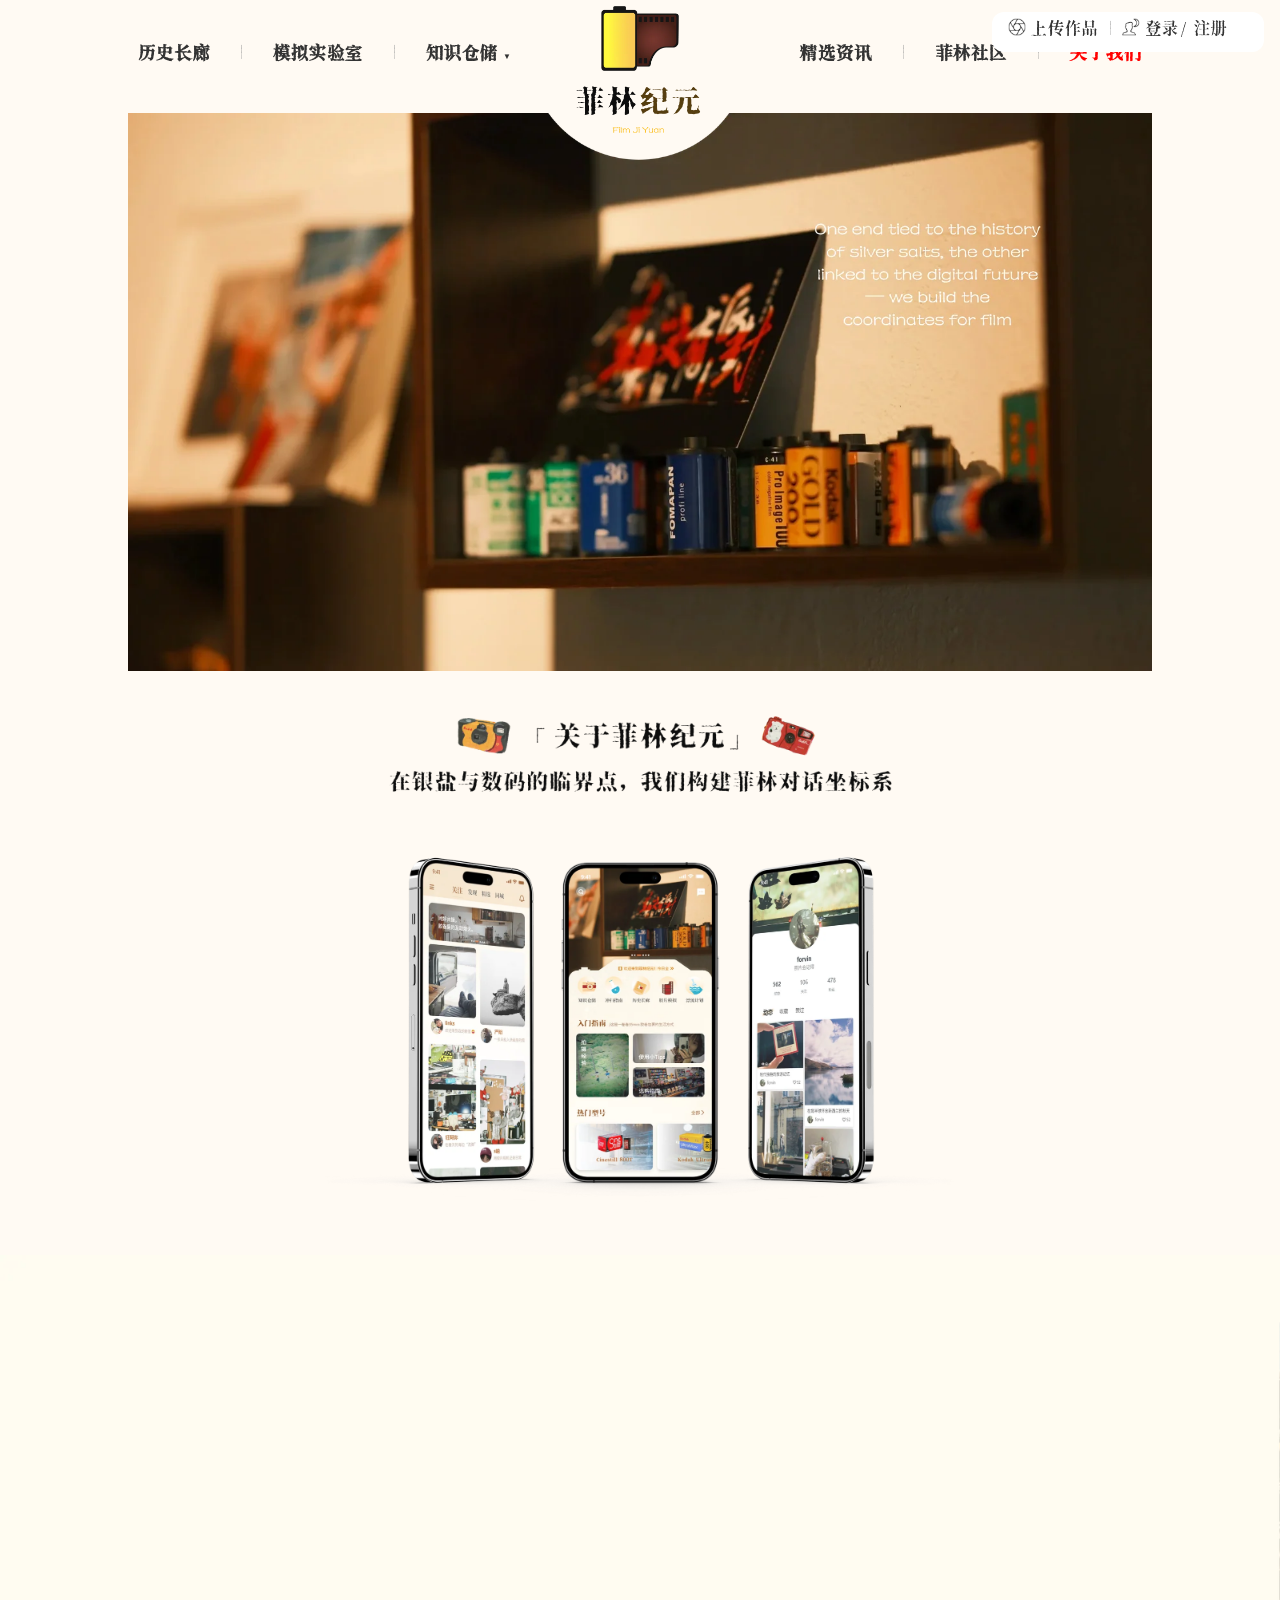
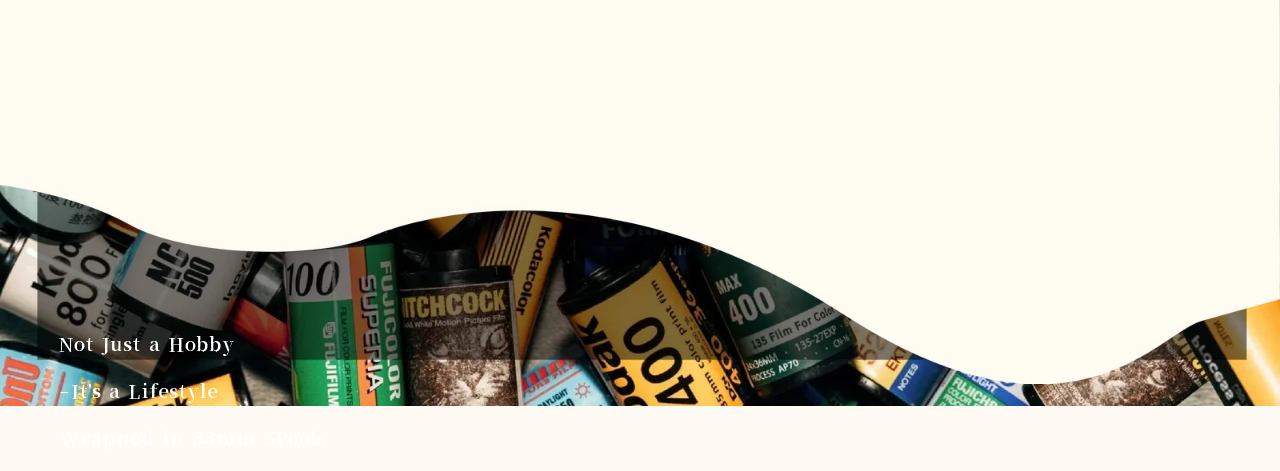
<file: about/index.html>
<!DOCTYPE html>
<html lang="zh-CN">

<head>
  <meta charset="UTF-8">
  <meta name="viewport" content="width=device-width, initial-scale=1.0">
  <title>关于我们 - 菲林纪元</title>
  <link rel="stylesheet" href="https://cdn.jsdelivr.net/npm/swiper@8/swiper-bundle.min.css">
  <link rel="stylesheet" href="style.css">
</head>

<body>
  <!-- 右上角功能区 -->
  <div class="top-right-actions-container">
    <div class="top-right-actions">
      <div href="#" class="icon-link"><img src="image/组 42.webp" alt="上传作品" class="nav-icon">上传作品</div>
      <span class="nav-separator">|</span>
      <div href="#" class="icon-link"><img src="image/组 43.webp" alt="登录/注册" class="nav-icon">登录/注册</div>
    </div>
  </div>

  <!-- 顶部导航与LOGO -->
  <div class="main-topbar">
    <div class="main-nav-left">
      <a href="../history/index.html">历史长廊</a>
      <span class="nav-separator">|</span>
      <a href="../lab/index.html" class="active">模拟实验室</a>
      <span class="nav-separator">|</span>
      <div class="dropdown">
        <a href="javascript:void(0)">知识仓储</a>
        <div class="dropdown-content">
          <a href="">器材种类</a>
          <a href="../pu/index.html">胶片种类</a>
          <a href="../Sweep/index.html">冲扫教程</a>
          <a href="">收藏指南</a>
        </div>
      </div>
    </div>
    <div class="main-logo">
      <a href="../index.html"><img src="image/组 37.webp" alt="LOGO"></a>
    </div>
    <div class="main-nav-right">
      <a href="../news/index.html">精选资讯</a>
      <span class="nav-separator">|</span>
      <a href="../community/index.html">菲林社区</a>
      <span class="nav-separator">|</span>
      <a href="../about/index.html" style="color: red;">关于我们</a>
    </div>
  </div>

  <!-- 页面主体内容 -->
  <div class="page-content">
    <div class="main-hero">
      <div class="main-hero-img-wrap">
        <img src="image/组 389.webp" alt="树顶实验室主图" class="main-hero-img">
      </div>
    </div>
  </div>

  <div class="lab-content-section">
    <div class="lab-image-container">
      <img src="image/组 390.webp" alt="实验室图片1" class="lab-image">
    </div>
    <div class="lab-image-container">
      <img src="image/app手机展示.webp" alt="实验室图片2" class="lab-image">
    </div>
  </div>

  <!-- 页脚 -->
  <section class="footer-bg-section">
      <div class="footer-bg">
      <img src="image/70(1).webp" alt="" class="footer-bg-img1">
    </div>
    <div class="footer-bg-img-2">
      <img src="image/蒙版组 14.webp" alt="" class="footer-bg-img2" id="fullscreenTarget">
      <div class="footer-bg-text">
        <p>Not Just a Hobby</p>
        <p>-It's a Lifestyle</p>
        <p>Wrapped in 35mm 5Pools</p>
      </div>
    </div>
  </section>

  <!-- 返回顶部按钮 -->
  <div class="back-to-top">
    <img src="image/组 52.webp" alt="返回顶部" class="back-to-top-img">
  </div>

  <script src="https://cdn.jsdelivr.net/npm/swiper@8/swiper-bundle.min.js"></script>
  <script src="script.js"></script>

  <!-- 上传作品弹窗 -->
  <div class="upload-modal" id="uploadModal">
    <div class="upload-modal-content">
      <span class="upload-modal-close" id="uploadModalClose">&times;</span>

      <!-- 顶部标签页 -->
      <div class="upload-tabs">
        <button class="upload-tab active" data-tab="video">上传视频</button>
        <button class="upload-tab" data-tab="image">上传图文</button>
        <button class="upload-tab" data-tab="article">写长文</button>
        <div class="upload-draft">
          <svg class="draft-icon" viewBox="0 0 24 24" fill="none" stroke="currentColor" stroke-width="2">
            <path d="M14 2H6a2 2 0 0 0-2 2v16a2 2 0 0 0 2 2h12a2 2 0 0 0 2-2V8z"></path>
            <polyline points="14 2 14 8 20 8"></polyline>
            <line x1="16" y1="13" x2="8" y2="13"></line>
            <line x1="16" y1="17" x2="8" y2="17"></line>
            <polyline points="10 9 9 9 8 9"></polyline>
          </svg>
          <span>草稿箱(0)</span>
        </div>
      </div>

      <!-- 上传区域 -->
      <div class="upload-area" id="uploadArea">
        <div class="upload-icon">
          <svg viewBox="0 0 24 24" fill="none" stroke="currentColor" stroke-width="2">
            <path d="M21 15v4a2 2 0 0 1-2 2H5a2 2 0 0 1-2-2v-4"></path>
            <polyline points="17 8 12 3 7 8"></polyline>
            <line x1="12" y1="3" x2="12" y2="15"></line>
          </svg>
        </div>
        <p class="upload-hint">拖拽视频到此或点击上传</p>
        <button class="upload-btn">上传视频</button>
        <input type="file" id="fileInput" accept="video/*,image/*" hidden>
      </div>

      <!-- 底部信息 -->
      <div class="upload-info">
        <div class="upload-info-item">
          <h4>视频大小</h4>
          <p>支持时长4小时以内，<br>最大20GB的视频文件</p>
        </div>
        <div class="upload-info-item">
          <h4>视频格式</h4>
          <p>支持常用视频格式，<br>推荐使用mp4、mov</p>
        </div>
        <div class="upload-info-item">
          <h4>视频分辨率</h4>
          <p>超过1080P的视频用网页端上传画质更清晰</p>
        </div>
      </div>
    </div>
  </div>

  <script>
    // 上传弹窗功能
    document.addEventListener('DOMContentLoaded', function() {
      const uploadModal = document.getElementById('uploadModal');
      const uploadModalClose = document.getElementById('uploadModalClose');
      const uploadWorkBtn = document.querySelector('.icon-link');
      const uploadTabs = document.querySelectorAll('.upload-tab');
      const uploadArea = document.getElementById('uploadArea');
      const fileInput = document.getElementById('fileInput');

      // 打开弹窗
      if (uploadWorkBtn) {
        uploadWorkBtn.addEventListener('click', function(e) {
          e.preventDefault();
          uploadModal.style.display = 'flex';
        });
      }

      // 关闭弹窗
      uploadModalClose.addEventListener('click', function() {
        uploadModal.style.display = 'none';
      });

      // 点击背景关闭
      uploadModal.addEventListener('click', function(e) {
        if (e.target === uploadModal) {
          uploadModal.style.display = 'none';
        }
      });

      // ESC键关闭
      document.addEventListener('keydown', function(e) {
        if (e.key === 'Escape' && uploadModal.style.display === 'flex') {
          uploadModal.style.display = 'none';
        }
      });

      // 标签页切换
      uploadTabs.forEach(tab => {
        tab.addEventListener('click', function() {
          uploadTabs.forEach(t => t.classList.remove('active'));
          this.classList.add('active');

          // 根据标签更新上传区域内容
          const tabType = this.dataset.tab;
          updateUploadArea(tabType);
        });
      });

      // 更新上传区域
      function updateUploadArea(type) {
        const uploadHint = uploadArea.querySelector('.upload-hint');
        const uploadBtn = uploadArea.querySelector('.upload-btn');

        if (type === 'video') {
          uploadHint.textContent = '拖拽视频到此或点击上传';
          uploadBtn.textContent = '上传视频';
          fileInput.accept = 'video/*';
        } else if (type === 'image') {
          uploadHint.textContent = '拖拽图片到此或点击上传';
          uploadBtn.textContent = '上传图片';
          fileInput.accept = 'image/*';
        } else if (type === 'article') {
          uploadHint.textContent = '点击开始撰写长文';
          uploadBtn.textContent = '开始写作';
        }
      }

      // 点击上传按钮触发文件选择
      const uploadBtn = uploadArea.querySelector('.upload-btn');
      uploadBtn.addEventListener('click', function() {
        const activeTab = document.querySelector('.upload-tab.active');
        if (activeTab.dataset.tab !== 'article') {
          fileInput.click();
        } else {
          alert('长文编辑功能开发中...');
        }
      });

      // 文件选择处理
      fileInput.addEventListener('change', function(e) {
        if (e.target.files.length > 0) {
          alert('已选择文件: ' + e.target.files[0].name);
        }
      });

      // 拖拽上传
      uploadArea.addEventListener('dragover', function(e) {
        e.preventDefault();
        this.style.backgroundColor = '#e8e8e8';
      });

      uploadArea.addEventListener('dragleave', function(e) {
        e.preventDefault();
        this.style.backgroundColor = '#f5f5f5';
      });

      uploadArea.addEventListener('drop', function(e) {
        e.preventDefault();
        this.style.backgroundColor = '#f5f5f5';
        const files = e.dataTransfer.files;
        if (files.length > 0) {
          alert('已拖拽文件: ' + files[0].name);
        }
      });
    });
  </script>
</body>

</html>
</file>
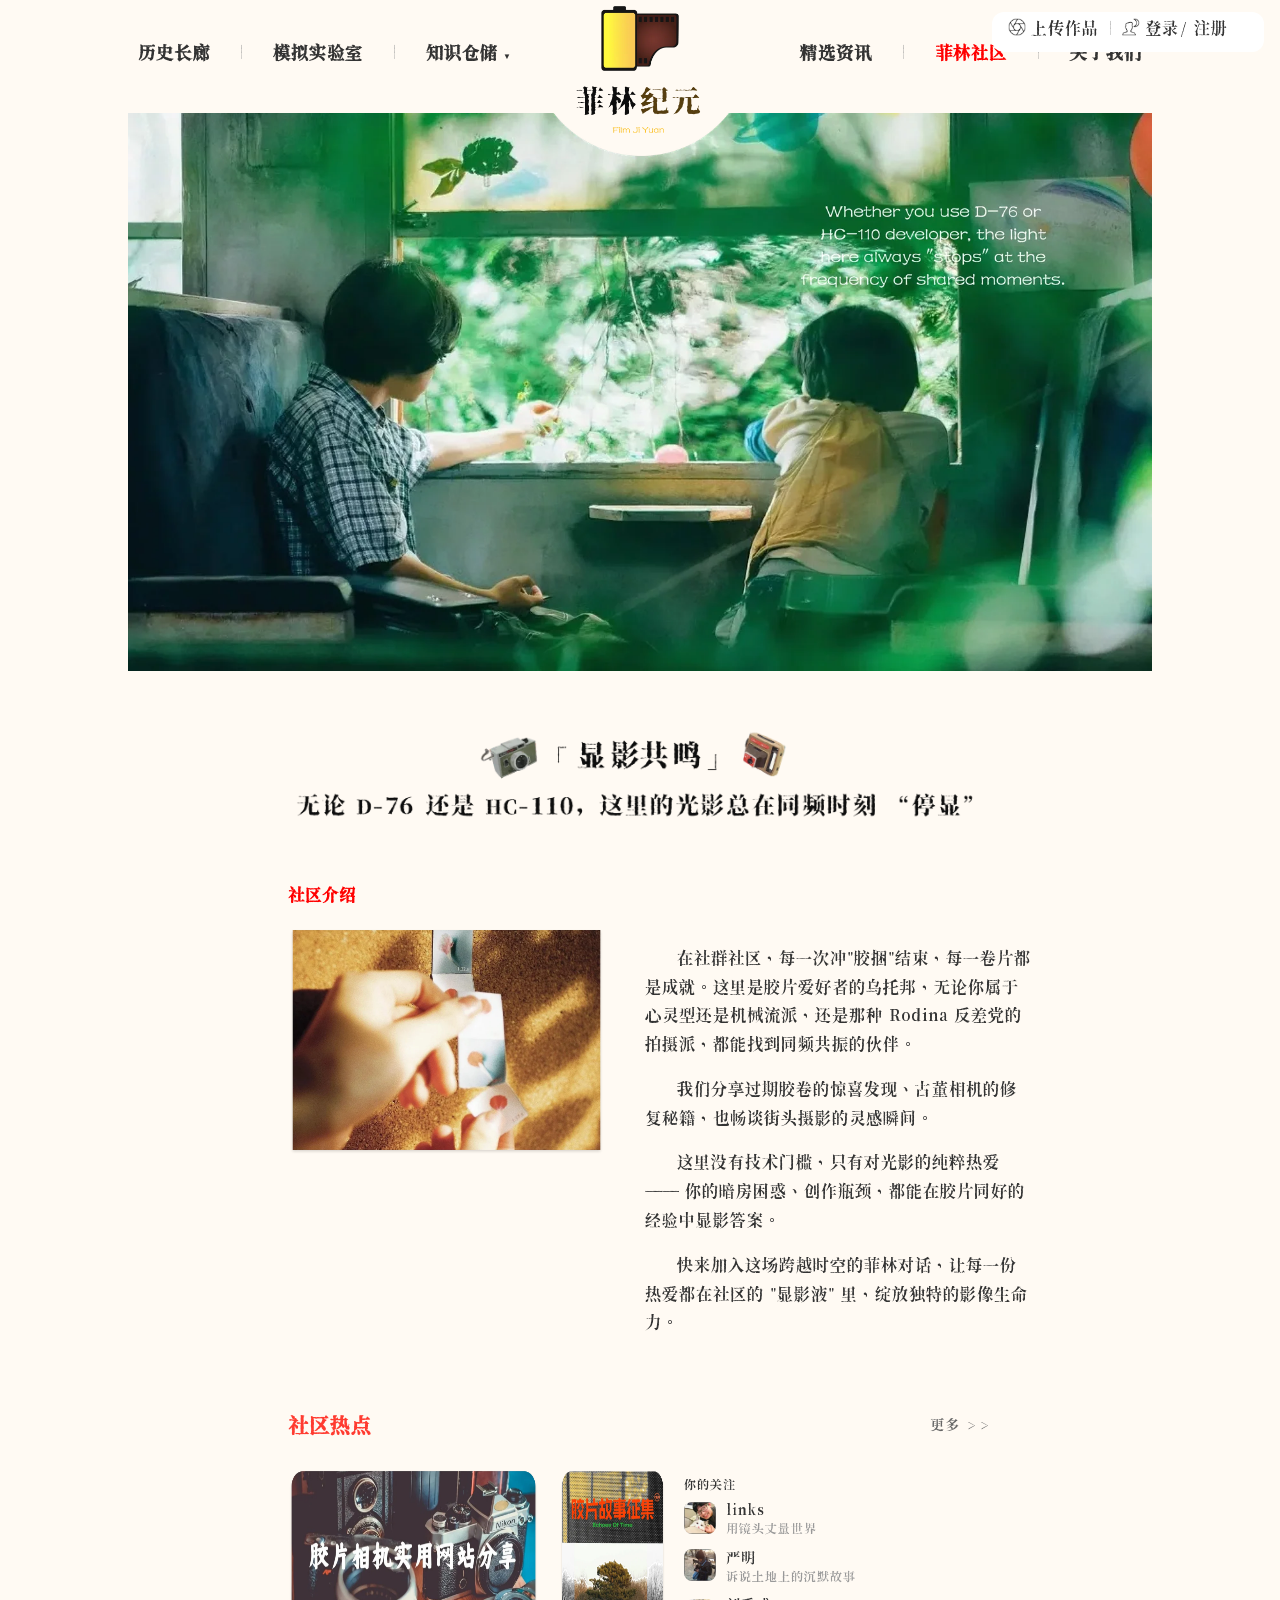
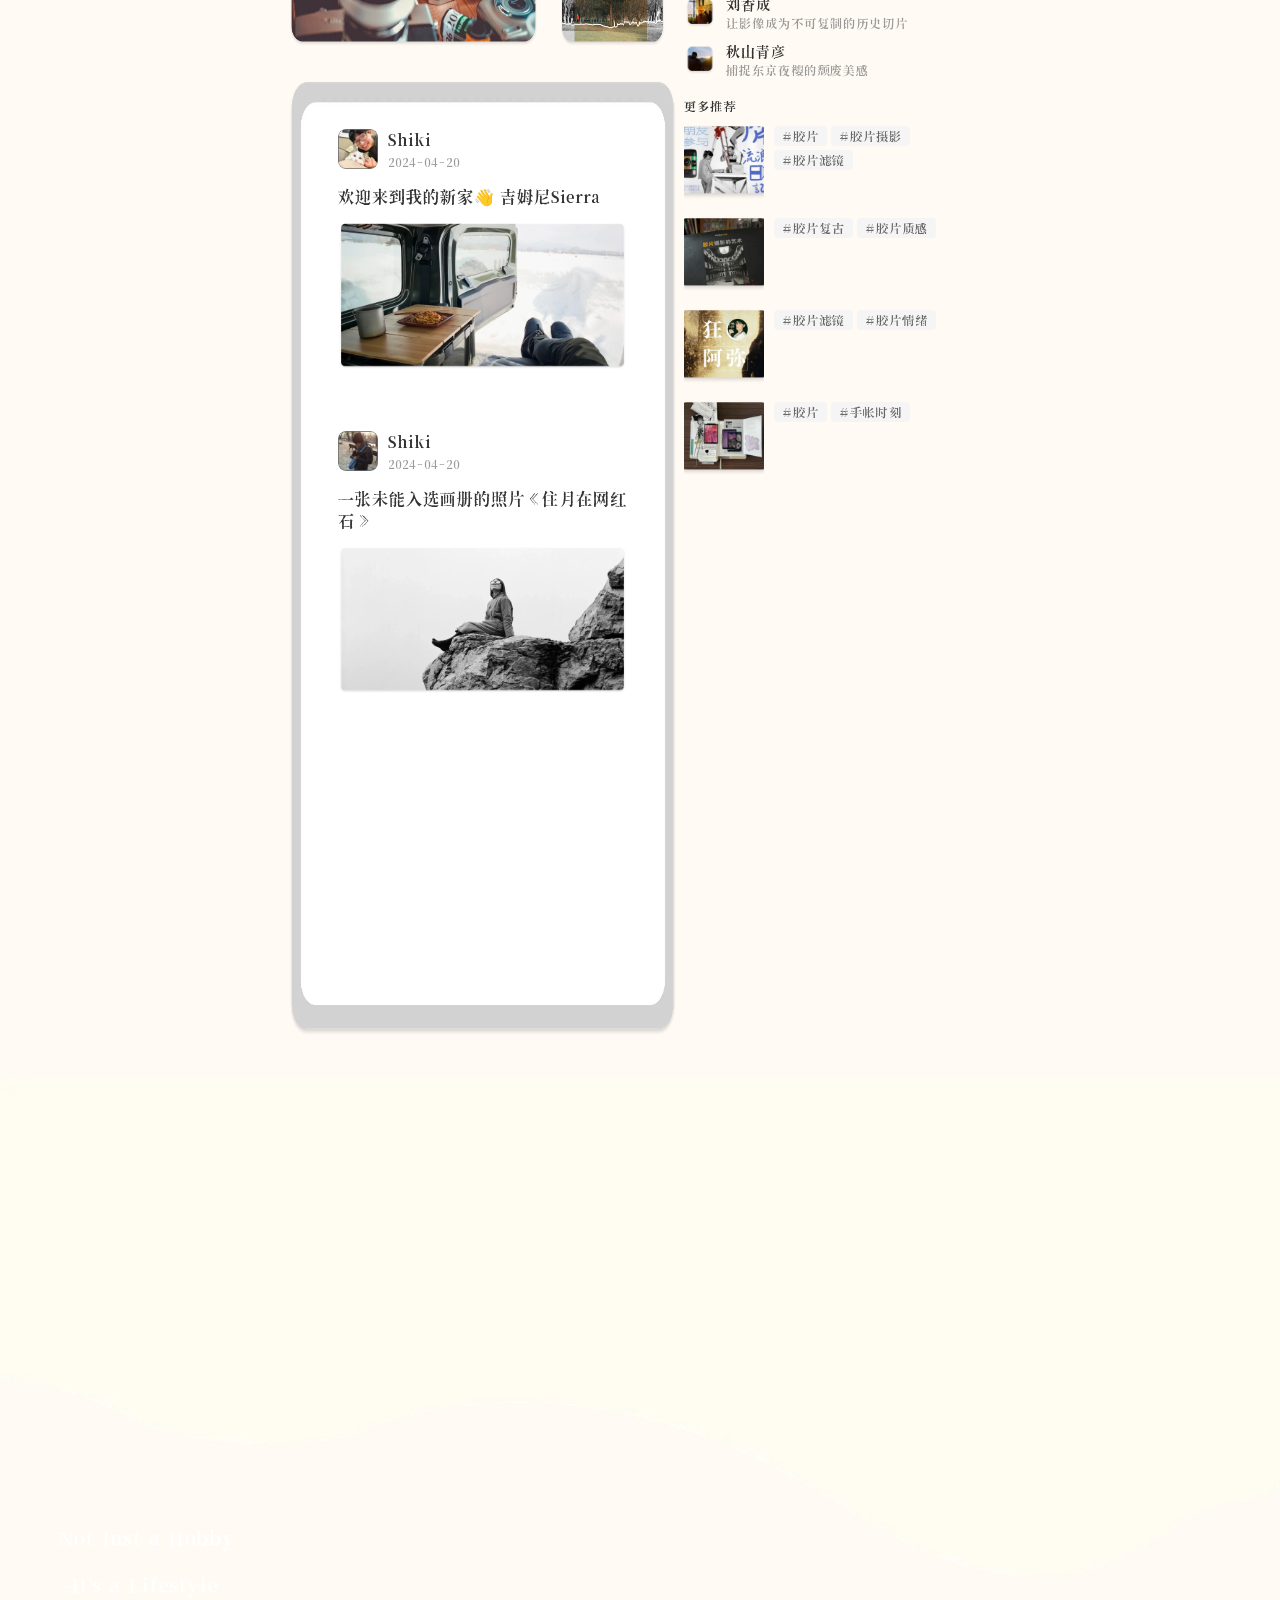
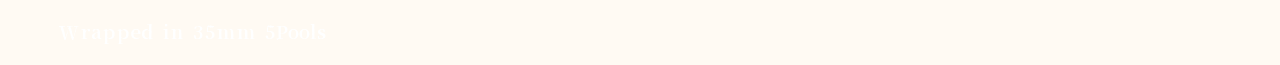
<file: community/index.html>
<!DOCTYPE html>
<html lang="zh-CN">

<head>
  <meta charset="UTF-8">
  <meta name="viewport" content="width=device-width, initial-scale=1.0">
  <title>菲林社区 - 菲林纪元</title>
  <link rel="stylesheet" href="https://cdn.jsdelivr.net/npm/swiper@8/swiper-bundle.min.css">
  <link rel="stylesheet" href="style.css">
</head>

<body>
  <!-- 右上角功能区 -->
  <div class="top-right-actions-container">
    <div class="top-right-actions">
      <div href="#" class="icon-link"><img src="image/组 42.webp" alt="上传作品" class="nav-icon">上传作品</div>
      <span class="nav-separator">|</span>
      <div href="#" class="icon-link"><img src="image/组 43.webp" alt="登录/注册" class="nav-icon">登录/注册</div>
    </div>
  </div>

  <!-- 顶部导航与LOGO -->
  <div class="main-topbar">
    <div class="main-nav-left">
      <a href="../history/index.html">历史长廊</a>
      <span class="nav-separator">|</span>
      <a href="../lab/index.html" class="active">模拟实验室</a>
      <span class="nav-separator">|</span>
      <div class="dropdown">
        <a href="javascript:void(0)">知识仓储</a>
        <div class="dropdown-content">
          <a href="">器材种类</a>
          <a href="../pu/index.html">胶片种类</a>
          <a href="../Sweep/index.html">冲扫教程</a>
          <a href="">收藏指南</a>
        </div>
      </div>
    </div>
    <div class="main-logo">
      <a href="../index.html"><img src="image/组 37.webp" alt="LOGO"></a>
    </div>
    <div class="main-nav-right">
      <a href="../news/index.html">精选资讯</a>
      <span class="nav-separator">|</span>
      <a href="../community/index.html" style="color: red;">菲林社区</a>
      <span class="nav-separator">|</span>
      <a href="../about/index.html">关于我们</a>
    </div>
  </div>

  <!-- 页面主体内容 -->
  <div class="page-content">
    <div class="main-hero">
      <div class="main-hero-img-wrap">
        <img src="image/组 391.webp" alt="树顶实验室主图" class="main-hero-img">
      </div>
    </div>
  </div>

  <div class="lab-content-section">
    <div class="community-title">
      <img src="image/组 392.webp" alt="树顶实验室">
    </div>

    <div class="community-intro">
      <h4 style="color: red;">社区介绍</h4>
      <div class="intro-content">
        <div class="intro-image">
          <img src="image/摄影情绪板｜遇见生活里的光_13_沐梨_来自小红书网页版.webp" alt="社区介绍图片">
        </div>
        <div class="intro-text">
          <p>在社群社区，每一次冲"胶捆"结束，每一卷片都是成就。这里是胶片爱好者的乌托邦，无论你属于心灵型还是机械流派，还是那种 Rodina 反差党的拍摄派，都能找到同频共振的伙伴。</p>
          <p>我们分享过期胶卷的惊喜发现、古董相机的修复秘籍，也畅谈街头摄影的灵感瞬间。</p>
          <p>这里没有技术门槛，只有对光影的纯粹热爱 —— 你的暗房困惑、创作瓶颈，都能在胶片同好的经验中显影答案。 </p>
          <p>快来加入这场跨越时空的菲林对话，让每一份热爱都在社区的 "显影液" 里，绽放独特的影像生命力。</p>
        </div>
      </div>
    </div>

    <div class="community-hotspot">
      <div class="hotspot-header">
        <h2>社区热点</h2>
        <a href="#" class="more-link" id="loadMoreBtn">更多 >></a>
      </div>

      <div class="hotspot-layout">
        <!-- 左侧主要内容区 -->
        <div class="hotspot-main">
          <!-- 顶部大图区域 -->
          <div class="hotspot-featured">
            <div class="featured-item">
              <img src="image/干货❗️玩胶片相机必须收藏的网站❗️_1_Triwater_来自小红书网页版.webp" alt="胶片相机实用闲聊分享">
            </div>
            <div class="featured-item">
              <img src="image/🎞 胶片征集 _ 你的故事，值得被记住！_1_今天有笑出十六颗牙齿吗_来自小红书网页版.webp" alt="假日下午茶时光">
            </div>
          </div>

          <!-- 帖子列表区域 -->
          <div class="post-list">
            <div class="post-card">
              <div class="post-author">
                <img src="image/我的小猫长大啦 ！_1_Linksphotograph_来自小红书网页版.webp" alt="用户头像" class="author-avatar">
                <div class="author-info">
                  <span class="author-name">Shiki</span>
                  <span class="post-time">2024-04-20</span>
                </div>
              </div>
              <div class="post-content">
                <p class="post-title">欢迎来到我的新家👋 吉姆尼Sierra</p>
                <img src="image/欢迎来到我的新家😆 吉姆尼Sierra_1_Linksphotograph_来自小红书网页版.webp" alt="帖子图片" class="post-image">
              </div>
            </div>

            <div class="post-card">
              <div class="post-author">
                <img src="image/我就喜欢劳劳碌碌的，换来一点心动。_1_严明_来自小红书网页版.webp" alt="用户头像" class="author-avatar">
                <div class="author-info">
                  <span class="author-name">Shiki</span>
                  <span class="post-time">2024-04-20</span>
                </div>
              </div>
              <div class="post-content">
                <p class="post-title">一张未能入选画册的照片《住月在网红石》</p>
                <img src="image/一张未能入选画册的照片_1_严明_来自小红书网页版.webp" alt="帖子图片" class="post-image">
              </div>
            </div>
          </div>

          <!-- 更多内容区域（默认隐藏） -->
          <div class="more-content" id="moreContent" style="display: none;">
            <div class="post-card">
              <div class="post-author">
                <img src="image/我的小猫长大啦 ！_1_Linksphotograph_来自小红书网页版.webp" alt="用户头像" class="author-avatar">
                <div class="author-info">
                  <span class="author-name">胶片日记</span>
                  <span class="post-time">2024-04-19</span>
                </div>
              </div>
              <div class="post-content">
                <p class="post-title">第一次尝试双重曝光，效果出乎意料！</p>
                <img src="image/干货❗️玩胶片相机必须收藏的网站❗️_1_Triwater_来自小红书网页版.webp" alt="帖子图片" class="post-image">
              </div>
            </div>

            <div class="post-card">
              <div class="post-author">
                <img src="image/胶卷冲洗师日常｜墨尔本胶卷店_3_FilmNeverDie_来自小红书网页版.webp" alt="用户头像" class="author-avatar">
                <div class="author-info">
                  <span class="author-name">暗房手作</span>
                  <span class="post-time">2024-04-18</span>
                </div>
              </div>
              <div class="post-content">
                <p class="post-title">自制显影液配方分享，成本降低一半</p>
                <img src="image/🎞 胶片征集 _ 你的故事，值得被记住！_1_今天有笑出十六颗牙齿吗_来自小红书网页版.webp" alt="帖子图片" class="post-image">
              </div>
            </div>

            <div class="post-card">
              <div class="post-author">
                <img src="image/关于夏天的胶片记忆｜哈苏🎞️_7_Linksphotograph_来自小红书网页版.webp" alt="用户头像" class="author-avatar">
                <div class="author-info">
                  <span class="author-name">光影捕手</span>
                  <span class="post-time">2024-04-17</span>
                </div>
              </div>
              <div class="post-content">
                <p class="post-title">哈苏500CM入手三个月使用心得</p>
                <img src="image/招募27位朋友与我共同完成胶片流浪日记！_1_好好读书继续拍照_来自小红书网页版.webp" alt="帖子图片" class="post-image">
              </div>
            </div>

            <div class="post-card">
              <div class="post-author">
                <img src="image/我就喜欢劳劳碌碌的，换来一点心动。_1_严明_来自小红书网页版.webp" alt="用户头像" class="author-avatar">
                <div class="author-info">
                  <span class="author-name">复古爱好者</span>
                  <span class="post-time">2024-04-16</span>
                </div>
              </div>
              <div class="post-content">
                <p class="post-title">淘到一台1970年代的徕卡M3，成色惊人</p>
                <img src="image/一本非常适合胶片爱好者看的书_1_阳春青年_来自小红书网页版.webp" alt="帖子图片" class="post-image">
              </div>
            </div>
          </div>
        </div>

        <!-- 右侧推荐区 -->
        <div class="hotspot-sidebar">
          <!-- 你的关注 -->
          <div class="follow-section">
            <div class="sidebar-header">你的关注</div>
            <div class="follow-list">
              <div class="follow-item">
                <img src="image/我的小猫长大啦 ！_1_Linksphotograph_来自小红书网页版.webp" alt="关注用户头像">
                <div class="follow-info">
                  <p class="follow-name">links</p>
                  <p class="follow-desc">用镜头丈量世界</p>
                </div>
              </div>
              <div class="follow-item">
                <img src="image/我就喜欢劳劳碌碌的，换来一点心动。_1_严明_来自小红书网页版.webp" alt="关注用户头像">
                <div class="follow-info">
                  <p class="follow-name">严明</p>
                  <p class="follow-desc">诉说土地上的沉默故事</p>
                </div>
              </div>
              <div class="follow-item">
                <img src="image/胶卷冲洗师日常｜墨尔本胶卷店_3_FilmNeverDie_来自小红书网页版.webp" alt="关注用户头像">
                <div class="follow-info">
                  <p class="follow-name">刘香成</p>
                  <p class="follow-desc">让影像成为不可复制的历史切片</p>
                </div>
              </div>
              <div class="follow-item">
                <img src="image/关于夏天的胶片记忆｜哈苏🎞️_7_Linksphotograph_来自小红书网页版.webp" alt="关注用户头像">
                <div class="follow-info">
                  <p class="follow-name">秋山青彦</p>
                  <p class="follow-desc">捕捉东京夜樱的颓废美感</p>
                </div>
              </div>
            </div>
          </div>

          <!-- 热门推荐 -->
          <div class="recommend-section">
            <div class="sidebar-header">更多推荐</div>
            <div class="recommend-list">
              <div class="recommend-item">
                <img src="image/招募27位朋友与我共同完成胶片流浪日记！_1_好好读书继续拍照_来自小红书网页版.webp" alt="推荐内容">
                <div class="recommend-info">
                  <p class="recommend-tag">#胶片</p>
                  <p class="recommend-tag">#胶片摄影</p>
                  <p class="recommend-tag">#胶片滤镜</p>
                </div>
              </div>
              <div class="recommend-item">
                <img src="image/一本非常适合胶片爱好者看的书_1_阳春青年_来自小红书网页版.webp" alt="推荐内容">
                <div class="recommend-info">
                  <p class="recommend-tag">#胶片复古</p>
                  <p class="recommend-tag">#胶片质感</p>
                </div>
              </div>
              <div class="recommend-item">
                <img src="image/让每一帧画面，都对得起这趟旅程…_1_狂阿弥__来自小红书网页版.webp" alt="推荐内容">
                <div class="recommend-info">
                  <p class="recommend-tag">#胶片滤镜</p>
                  <p class="recommend-tag">#胶片情绪</p>
                </div>
              </div>
              <div class="recommend-item">
                <img src="image/手帐｜胶片留存 五月花影_1_恬不怪_来自小红书网页版.webp" alt="推荐内容">
                <div class="recommend-info">
                  <p class="recommend-tag">#胶片</p>
                  <p class="recommend-tag">#手帐时刻</p>
                </div>
              </div>
            </div>
          </div>
        </div>
      </div>
    </div>
  </div>

  <!-- 页脚 -->
  <section class="footer-bg-section">
      <div class="footer-bg">
      <img src="image/70.webp" alt="" class="footer-bg-img1">
    </div>
    <div class="footer-bg-img-2">
      <img src="image/蒙版组 14.webp" alt="" class="footer-bg-img2" id="fullscreenTarget">
      <div class="footer-bg-text">
        <p>Not Just a Hobby</p>
        <p>-It's a Lifestyle</p>
        <p>Wrapped in 35mm 5Pools</p>
      </div>
    </div>
  </section>

  <!-- 返回顶部按钮 -->
  <div class="back-to-top">
    <img src="image/组 52.webp" alt="返回顶部" class="back-to-top-img">
  </div>

  <!-- 图片放大查看模态框 -->
  <div class="image-modal" id="imageModal">
    <span class="modal-close" id="modalClose">&times;</span>
    <img class="modal-content" id="modalImage">
  </div>

  <script src="https://cdn.jsdelivr.net/npm/swiper@8/swiper-bundle.min.js"></script>
  <!-- 引用的 script.js 不存在，已移除 -->

  <!-- 更多内容展开功能 -->
  <script>
    document.addEventListener('DOMContentLoaded', function() {
      const loadMoreBtn = document.getElementById('loadMoreBtn');
      const moreContent = document.getElementById('moreContent');

      if (loadMoreBtn && moreContent) {
        loadMoreBtn.addEventListener('click', function(e) {
          e.preventDefault();

          if (moreContent.style.display === 'none') {
            // 展开更多内容
            moreContent.style.display = 'block';
            // 添加淡入动画
            moreContent.style.opacity = '0';
            moreContent.style.transition = 'opacity 0.3s ease';

            // 触发重绘以启动动画
            setTimeout(() => {
              moreContent.style.opacity = '1';
            }, 10);

            loadMoreBtn.textContent = '收起 <<';
          } else {
            // 收起内容
            moreContent.style.opacity = '0';

            setTimeout(() => {
              moreContent.style.display = 'none';
            }, 300);

            loadMoreBtn.textContent = '更多 >>';
          }
        });
      }

      // 图片放大查看功能
      const modal = document.getElementById('imageModal');
      const modalImg = document.getElementById('modalImage');
      const modalClose = document.getElementById('modalClose');
      const postImages = document.querySelectorAll('.post-image');

      // 点击帖子图片打开模态框
      postImages.forEach(img => {
        img.addEventListener('click', function() {
          modal.style.display = 'block';
          modalImg.src = this.src;
          modalImg.alt = this.alt;
        });
      });

      // 点击关闭按钮关闭模态框
      modalClose.addEventListener('click', function() {
        modal.style.display = 'none';
      });

      // 点击模态框背景关闭
      modal.addEventListener('click', function(e) {
        if (e.target === modal) {
          modal.style.display = 'none';
        }
      });

      // ESC键关闭模态框
      document.addEventListener('keydown', function(e) {
        if (e.key === 'Escape' && modal.style.display === 'block') {
          modal.style.display = 'none';
        }
      });
    });
  </script>

  <!-- 上传作品弹窗 -->
  <div class="upload-modal" id="uploadModal">
    <div class="upload-modal-content">
      <span class="upload-modal-close" id="uploadModalClose">&times;</span>

      <!-- 顶部标签页 -->
      <div class="upload-tabs">
        <button class="upload-tab active" data-tab="video">上传视频</button>
        <button class="upload-tab" data-tab="image">上传图文</button>
        <button class="upload-tab" data-tab="article">写长文</button>
        <div class="upload-draft">
          <svg class="draft-icon" viewBox="0 0 24 24" fill="none" stroke="currentColor" stroke-width="2">
            <path d="M14 2H6a2 2 0 0 0-2 2v16a2 2 0 0 0 2 2h12a2 2 0 0 0 2-2V8z"></path>
            <polyline points="14 2 14 8 20 8"></polyline>
            <line x1="16" y1="13" x2="8" y2="13"></line>
            <line x1="16" y1="17" x2="8" y2="17"></line>
            <polyline points="10 9 9 9 8 9"></polyline>
          </svg>
          <span>草稿箱(0)</span>
        </div>
      </div>

      <!-- 上传区域 -->
      <div class="upload-area" id="uploadArea">
        <div class="upload-icon">
          <svg viewBox="0 0 24 24" fill="none" stroke="currentColor" stroke-width="2">
            <path d="M21 15v4a2 2 0 0 1-2 2H5a2 2 0 0 1-2-2v-4"></path>
            <polyline points="17 8 12 3 7 8"></polyline>
            <line x1="12" y1="3" x2="12" y2="15"></line>
          </svg>
        </div>
        <p class="upload-hint">拖拽视频到此或点击上传</p>
        <button class="upload-btn">上传视频</button>
        <input type="file" id="fileInput" accept="video/*,image/*" hidden>
      </div>

      <!-- 底部信息 -->
      <div class="upload-info">
        <div class="upload-info-item">
          <h4>视频大小</h4>
          <p>支持时长4小时以内，<br>最大20GB的视频文件</p>
        </div>
        <div class="upload-info-item">
          <h4>视频格式</h4>
          <p>支持常用视频格式，<br>推荐使用mp4、mov</p>
        </div>
        <div class="upload-info-item">
          <h4>视频分辨率</h4>
          <p>超过1080P的视频用网页端上传画质更清晰</p>
        </div>
      </div>
    </div>
  </div>

  <script>
    // 上传弹窗功能
    document.addEventListener('DOMContentLoaded', function() {
      const uploadModal = document.getElementById('uploadModal');
      const uploadModalClose = document.getElementById('uploadModalClose');
      const uploadWorkBtn = document.querySelector('.icon-link');
      const uploadTabs = document.querySelectorAll('.upload-tab');
      const uploadArea = document.getElementById('uploadArea');
      const fileInput = document.getElementById('fileInput');

      // 打开弹窗
      if (uploadWorkBtn) {
        uploadWorkBtn.addEventListener('click', function(e) {
          e.preventDefault();
          uploadModal.style.display = 'flex';
        });
      }

      // 关闭弹窗
      uploadModalClose.addEventListener('click', function() {
        uploadModal.style.display = 'none';
      });

      // 点击背景关闭
      uploadModal.addEventListener('click', function(e) {
        if (e.target === uploadModal) {
          uploadModal.style.display = 'none';
        }
      });

      // ESC键关闭
      document.addEventListener('keydown', function(e) {
        if (e.key === 'Escape' && uploadModal.style.display === 'flex') {
          uploadModal.style.display = 'none';
        }
      });

      // 标签页切换
      uploadTabs.forEach(tab => {
        tab.addEventListener('click', function() {
          uploadTabs.forEach(t => t.classList.remove('active'));
          this.classList.add('active');

          // 根据标签更新上传区域内容
          const tabType = this.dataset.tab;
          updateUploadArea(tabType);
        });
      });

      // 更新上传区域
      function updateUploadArea(type) {
        const uploadHint = uploadArea.querySelector('.upload-hint');
        const uploadBtn = uploadArea.querySelector('.upload-btn');

        if (type === 'video') {
          uploadHint.textContent = '拖拽视频到此或点击上传';
          uploadBtn.textContent = '上传视频';
          fileInput.accept = 'video/*';
        } else if (type === 'image') {
          uploadHint.textContent = '拖拽图片到此或点击上传';
          uploadBtn.textContent = '上传图片';
          fileInput.accept = 'image/*';
        } else if (type === 'article') {
          uploadHint.textContent = '点击开始撰写长文';
          uploadBtn.textContent = '开始写作';
        }
      }

      // 点击上传按钮触发文件选择
      const uploadBtn = uploadArea.querySelector('.upload-btn');
      uploadBtn.addEventListener('click', function() {
        const activeTab = document.querySelector('.upload-tab.active');
        if (activeTab.dataset.tab !== 'article') {
          fileInput.click();
        } else {
          alert('长文编辑功能开发中...');
        }
      });

      // 文件选择处理
      fileInput.addEventListener('change', function(e) {
        if (e.target.files.length > 0) {
          alert('已选择文件: ' + e.target.files[0].name);
        }
      });

      // 拖拽上传
      uploadArea.addEventListener('dragover', function(e) {
        e.preventDefault();
        this.style.backgroundColor = '#e8e8e8';
      });

      uploadArea.addEventListener('dragleave', function(e) {
        e.preventDefault();
        this.style.backgroundColor = '#f5f5f5';
      });

      uploadArea.addEventListener('drop', function(e) {
        e.preventDefault();
        this.style.backgroundColor = '#f5f5f5';
        const files = e.dataTransfer.files;
        if (files.length > 0) {
          alert('已拖拽文件: ' + files[0].name);
        }
      });
    });
  </script>
</body>

</html>
</file>
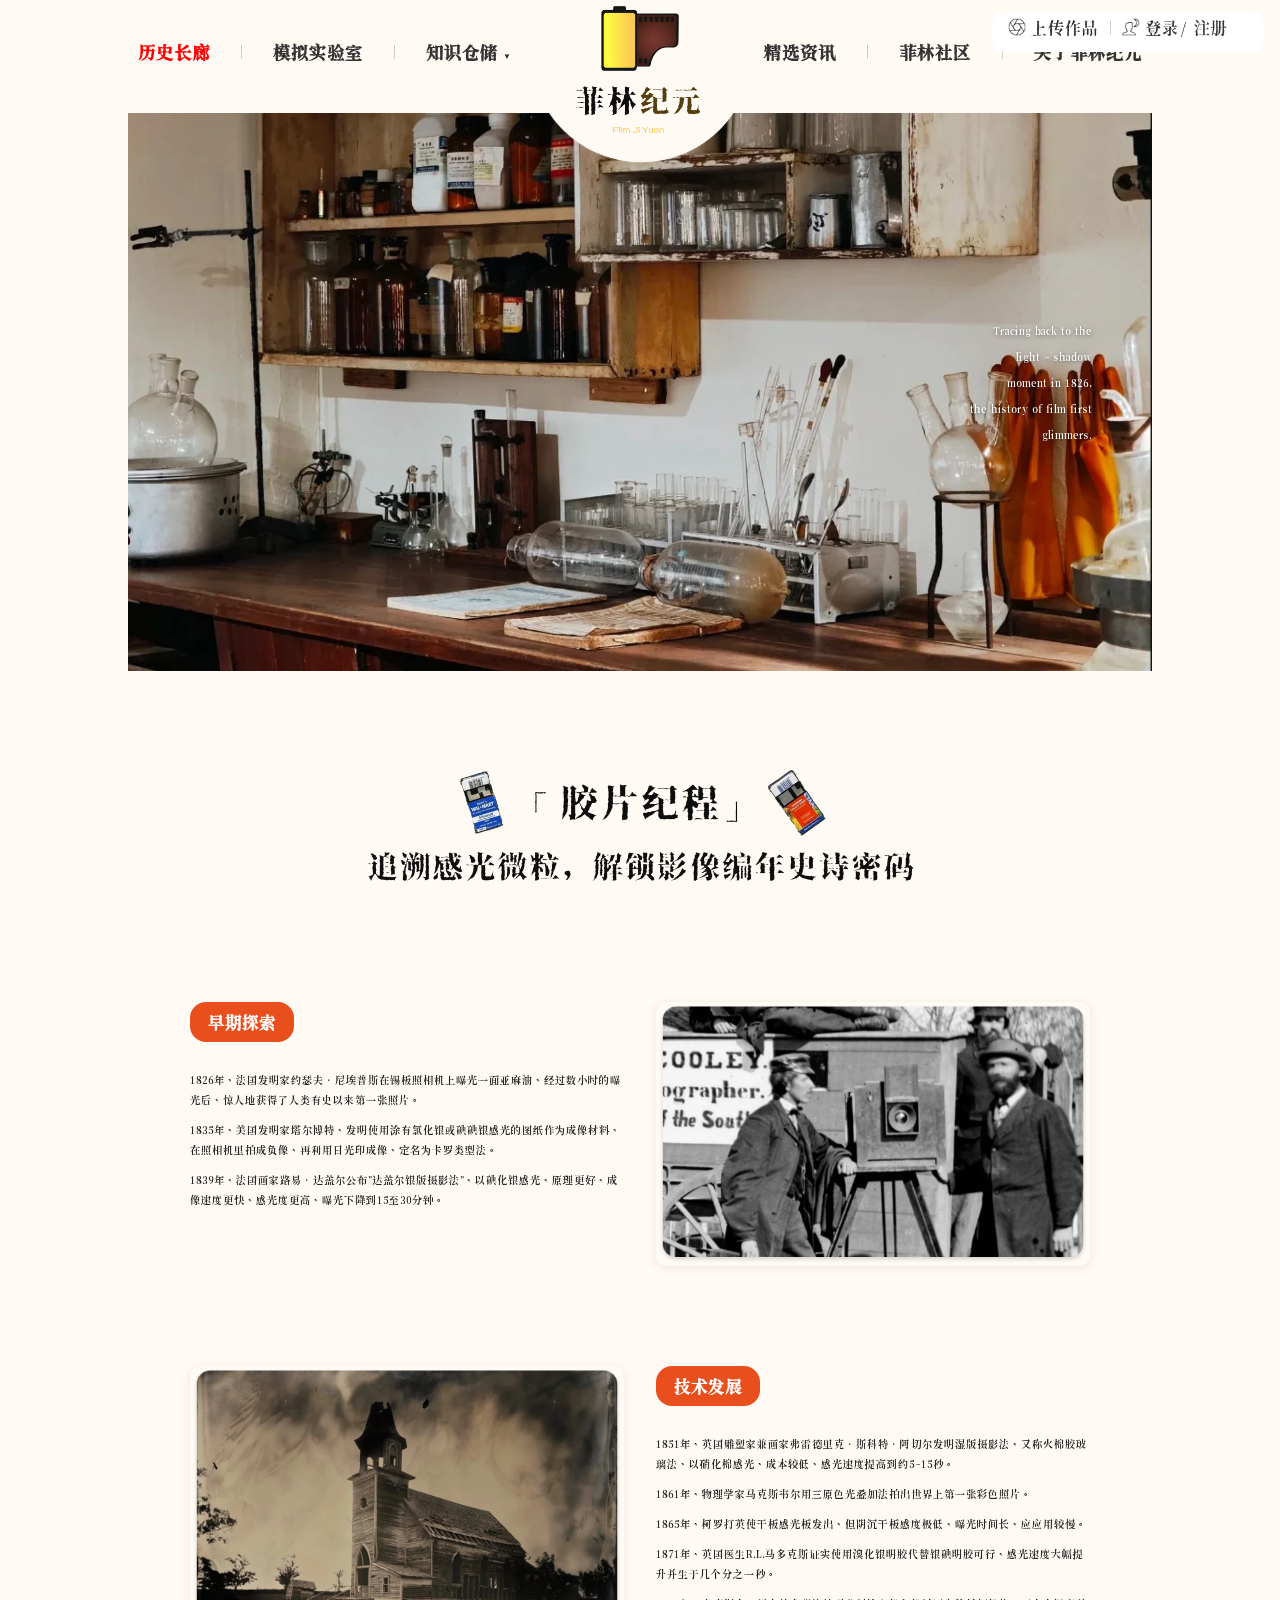
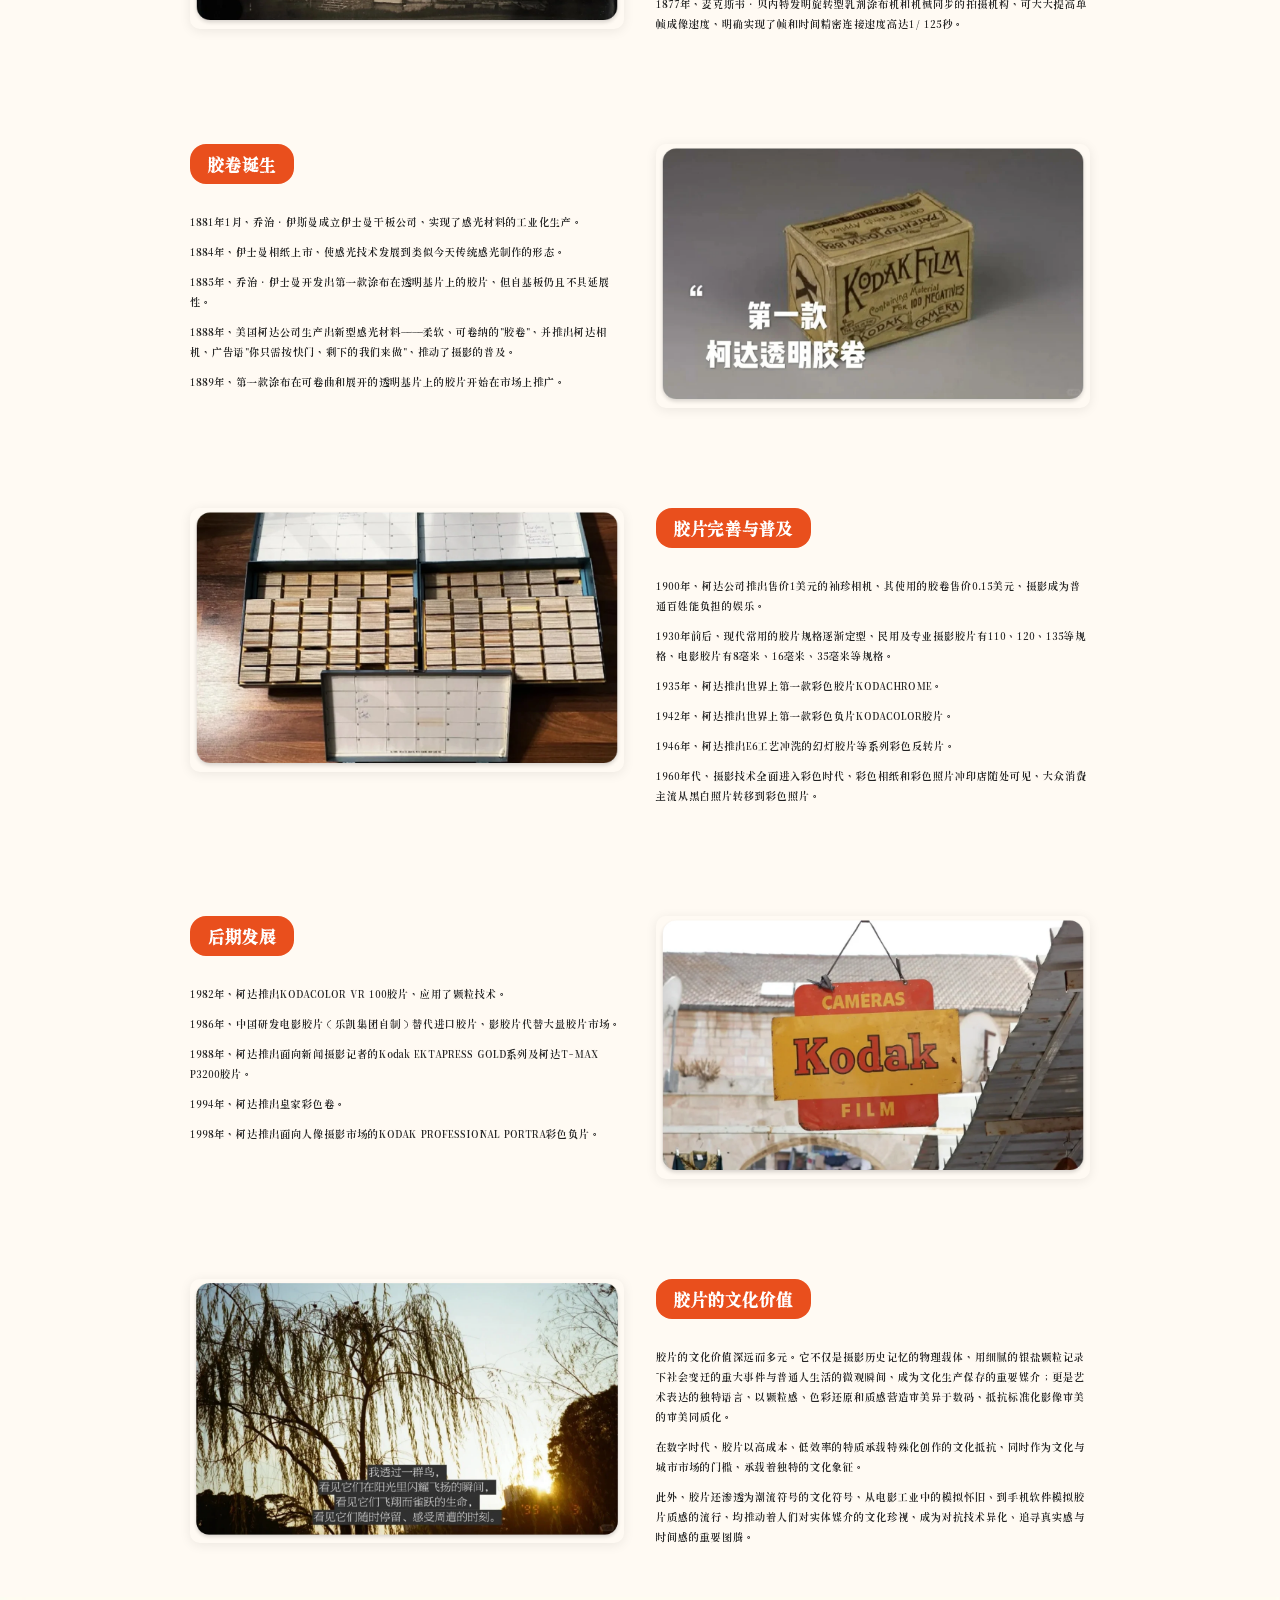
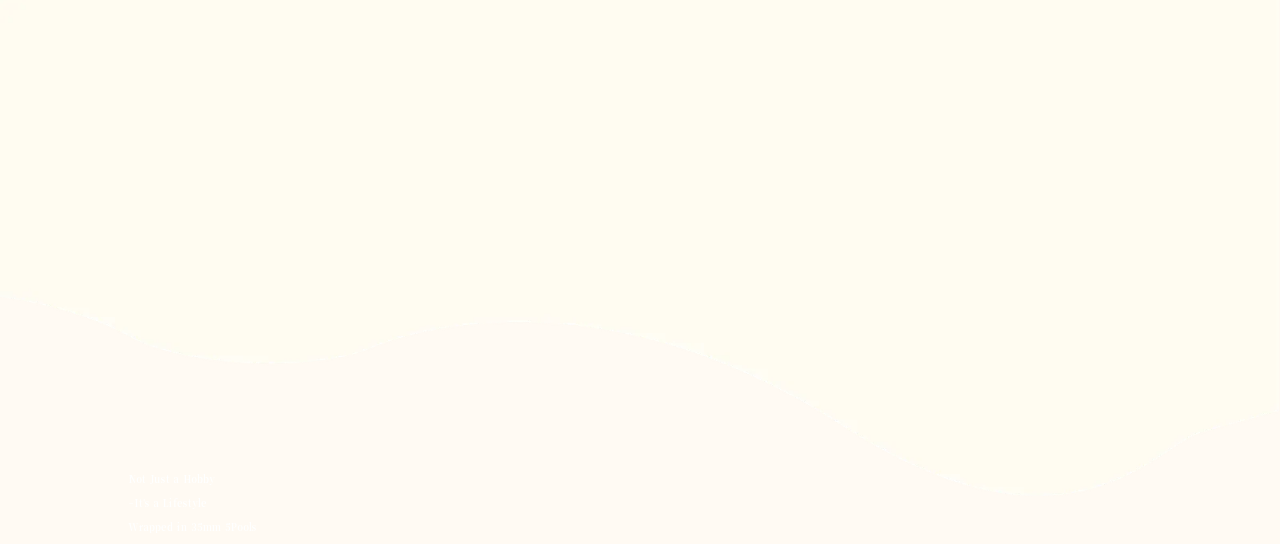
<file: history/index.html>
<!DOCTYPE html>
<html lang="zh-CN">

<head>
  <meta charset="UTF-8">
  <meta name="viewport" content="width=device-width, initial-scale=1.0">
  <title>历史长廊-菲林红元</title>
  <!-- Swiper CSS -->
  <link rel="stylesheet" href="https://cdn.jsdelivr.net/npm/swiper@8/swiper-bundle.min.css">
  <link rel="stylesheet" href="style.css">
</head>

<body>
  <!-- 右上角功能区 -->
  <div class="top-right-actions-container">
    <div class="top-right-actions">
      <div href="#" class="icon-link"><img src="image/组 42.webp" alt="上传作品" class="nav-icon">上传作品</div>
      <span class="nav-separator">|</span>
      <div href="#" class="icon-link"><img src="image/组 43.webp" alt="登录/注册" class="nav-icon">登录/注册</div>
    </div>
  </div>

  <!-- 顶部导航与LOGO -->
  <div class="main-topbar">
    <div class="main-nav-left">
      <a href="#" style="color: red;pointer-events:none;">历史长廊</a>
      <span class="nav-separator">|</span>
      <a href="../lab/index.html">模拟实验室</a>
      <span class="nav-separator">|</span>
      <div class="dropdown">
        <a href="javascript:void(0)">知识仓储</a>
        <div class="dropdown-content">
          <a href="">器材种类</a>
          <a href="../pu/index.html">胶片种类</a>
          <a href="../Sweep/index.html">冲扫教程</a>
          <a href="">收藏指南</a>
        </div>
      </div>
    </div>
    <div class="main-logo">
      <a href="../index.html"><img src="image/组 37.webp" alt="LOGO"></a>
    </div>
    <div class="main-nav-right">
      <a href="../news/index.html">精选资讯</a>
      <span class="nav-separator">|</span>
      <a href="../community/index.html">菲林社区</a>
      <span class="nav-separator">|</span>
      <a href="../about/index.html">关于菲林纪元</a>
    </div>
  </div>

  <!-- 主图区域 -->
  <div class="main-hero">
    <div class="main-hero-img-wrap">
      <img src="image/减去 1.webp" alt="主图" class="main-hero-img" id="main-hero-img">
      <div class="main-hero-slogan">
        <p>Tracing back to the </p>
        <p> light - shadow</p>
        <p>moment in 1826, </p>
        <p>the history of film first</p>
        <p>glimmers.</p>
      </div>
    </div>
  </div>

  <!-- 胶片纪程区块 开始 -->
  <section class="film-history-section">
    <div class="film-history-content">
      <img src="image/组 384.webp" alt="蓝色胶卷" class="film-icon">
    </div>
    <div class="film-history-explore">
      <!-- 第1组，图片右 -->
      <div class="explore-content">
        <div class="explore-text">
          <span class="explore-tag">早期探索</span>
          <p>1826年，法国发明家约瑟夫·尼埃普斯在锡板照相机上曝光一面亚麻油，经过数小时的曝光后，惊人地获得了人类有史以来第一张照片。</p>
          <p>1835年，美国发明家塔尔博特，发明使用涂有氯化银或碘碘银感光的图纸作为成像材料，在照相机里拍成负像，再利用日光印成像，定名为卡罗类型法。</p>
          <p>1839年，法国画家路易·达盖尔公布"达盖尔银版摄影法"，以碘化银感光，原理更好，成像速度更快，感光度更高，曝光下降到15至30分钟。</p>
        </div>
        <div class="explore-image">
          <img src="image/湿版摄影术的历史_1_林师傅复古照相馆（烟台）_来自小红书网页版.webp" alt="早期探索历史照片1">
        </div>
      </div>
      <!-- 第2组，图片左 -->
      <div class="explore-content reverse">
        <div class="explore-text">
          <span class="explore-tag">技术发展</span>
          <p>1851年，英国雕塑家兼画家弗雷德里克·斯科特·阿切尔发明湿版摄影法，又称火棉胶玻璃法，以硝化棉感光，成本较低，感光速度提高到约5-15秒。</p>
          <p>1861年，物理学家马克斯韦尔用三原色光叠加法拍出世界上第一张彩色照片。</p>
          <p>1865年，柯罗打英使干板感光板发出，但阴沉干板感度极低，曝光时间长，应应用较慢。</p>
          <p>1871年，英国医生R.L.马多克斯证实使用溴化银明胶代替银碘明胶可行，感光速度大幅提升并生于几个分之一秒。</p>
          <p>1877年，麦克斯韦·贝内特发明旋转型乳剂涂布机和机械同步的拍摄机构，可大大提高单帧成像速度，明确实现了帧和时间精密连接速度高达1/125秒。</p>
        </div>
        <div class="explore-image">
          <img src="image/湿版摄影术的历史_12_林师傅复古照相馆（烟台）_来自小红书网页版.webp" alt="早期探索历史照片2">
        </div>
      </div>
      <!-- 第3组，图片右 -->
      <div class="explore-content">
        <div class="explore-text">
          <span class="explore-tag">胶卷诞生</span>
          <p>1881年1月，乔治·伊斯曼成立伊士曼干板公司，实现了感光材料的工业化生产。</p>
          <p>1884年，伊士曼相纸上市，使感光技术发展到类似今天传统感光制作的形态。</p>
          <p>1885年，乔治·伊士曼开发出第一款涂布在透明基片上的胶片，但自基板仍且不具延展性。</p>
          <p>1888年，美国柯达公司生产出新型感光材料——柔软、可卷纳的"胶卷"，并推出柯达相机，广告语"你只需按快门，剩下的我们来做"，推动了摄影的普及。</p>
          <p>1889年，第一款涂布在可卷曲和展开的透明基片上的胶片开始在市场上推广。</p>
        </div>
        <div class="explore-image">
          <img src="image/第一期：简述胶片摄影的历史~_7_Hkc.豆豆摄影_来自小红书网页版.webp" alt="早期探索历史照片3">
        </div>
      </div>
      <!-- 第4组，图片左 -->
      <div class="explore-content reverse">

        <div class="explore-text">
          <span class="explore-tag">胶片完善与普及</span>
          <p>1900年，柯达公司推出售价1美元的袖珍相机，其使用的胶卷售价0.15美元，摄影成为普通百姓能负担的娱乐。</p>
          <p>1930年前后，现代常用的胶片规格逐渐定型，民用及专业摄影胶片有110、120、135等规格，电影胶片有8毫米、16毫米、35毫米等规格。</p>
          <p>1935年，柯达推出世界上第一款彩色胶片KODACHROME。</p>
          <p>1942年，柯达推出世界上第一款彩色负片KODACOLOR胶片。</p>
          <p>1946年，柯达推出E6工艺冲洗的幻灯胶片等系列彩色反转片。</p>
          <p>1960年代，摄影技术全面进入彩色时代，彩色相纸和彩色照片冲印店随处可见，大众消费主流从黑白照片转移到彩色照片。</p>
        </div>
        <div class="explore-image">
          <img src="image/一套1960年代环游世界的老胶片，有风拂过_1_晚安KK🌛_来自小红书网页版.webp" alt="早期探索历史照片4">
        </div>
      </div>
      <!-- 第5组，图片右 -->
      <div class="explore-content">
        <div class="explore-text">
          <span class="explore-tag">后期发展</span>
          <p>1982年，柯达推出KODACOLOR VR 100胶片，应用了颗粒技术。</p>
          <p>1986年，中国研发电影胶片（乐凯集团自制）替代进口胶片，影胶片代替大量胶片市场。</p>
          <p>1988年，柯达推出面向新闻摄影记者的Kodak EKTAPRESS GOLD系列及柯达T-MAX P3200胶片。</p>
          <p>1994年，柯达推出皇家彩色卷。</p>
          <p>1998年，柯达推出面向人像摄影市场的KODAK PROFESSIONAL PORTRA彩色负片。</p>
        </div>
        <div class="explore-image">
          <img src="image/柯达暂时暂停所有胶片生产！但却是好消息！_1_相机camera_来自小红书网页版.webp" alt="早期探索历史照片5">
        </div>
      </div>
      <!-- 第6组，图片左 -->
      <div class="explore-content reverse">

        <div class="explore-text">
          <span class="explore-tag">胶片的文化价值</span>
          <p>
            胶片的文化价值深远而多元。它不仅是摄影历史记忆的物理载体，用细腻的银盐颗粒记录下社会变迁的重大事件与普通人生活的微观瞬间，成为文化生产保存的重要媒介；更是艺术表达的独特语言，以颗粒感、色彩还原和质感营造审美异于数码，抵抗标准化影像审美的审美同质化。
          </p>
          <p>在数字时代，胶片以高成本、低效率的特质承载特殊化创作的文化抵抗，同时作为文化与城市市场的门槛，承载着独特的文化象征。</p>
          <p>此外，胶片还渗透为潮流符号的文化符号，从电影工业中的模拟怀旧、到手机软件模拟胶片质感的流行，均推动着人们对实体媒介的文化珍视，成为对抗技术异化、追寻真实感与时间感的重要图腾。</p>
        </div>

        <div class="explore-image">
          <img src="image/胶片是我温暖记忆和生命力的缓慢回流。_4_恒温世界（一杯冰美式）_来自小红书网页版.webp" alt="早期探索历史照片6">
        </div>
      </div>
    </div>
  </section>
  <!-- 胶片纪程区块 结束 -->

  <!-- 页脚 -->
  <section class="footer-bg-section">
      <div class="footer-bg">
      <img src="image/70.webp" alt="" class="footer-bg-img1">
    </div>
    <div class="footer-bg-img-2">
      <img src="image/蒙版组 14.webp" alt="" class="footer-bg-img2" id="fullscreenTarget">
      <div class="footer-bg-text">
        <p>Not Just a Hobby</p>
        <p>-It's a Lifestyle</p>
        <p>Wrapped in 35mm 5Pools</p>
      </div>
    </div>
  </section>

  <!-- 返回顶部按钮 -->
  <div class="back-to-top">
    <img src="image/组 52.webp" alt="返回顶部" class="back-to-top-img">
  </div>

  <script src="https://cdn.jsdelivr.net/npm/swiper@8/swiper-bundle.min.js"></script>
  <script src="script.js"></script>

  <!-- 上传作品弹窗 -->
  <div class="upload-modal" id="uploadModal">
    <div class="upload-modal-content">
      <span class="upload-modal-close" id="uploadModalClose">&times;</span>

      <!-- 顶部标签页 -->
      <div class="upload-tabs">
        <button class="upload-tab active" data-tab="video">上传视频</button>
        <button class="upload-tab" data-tab="image">上传图文</button>
        <button class="upload-tab" data-tab="article">写长文</button>
        <div class="upload-draft">
          <svg class="draft-icon" viewBox="0 0 24 24" fill="none" stroke="currentColor" stroke-width="2">
            <path d="M14 2H6a2 2 0 0 0-2 2v16a2 2 0 0 0 2 2h12a2 2 0 0 0 2-2V8z"></path>
            <polyline points="14 2 14 8 20 8"></polyline>
            <line x1="16" y1="13" x2="8" y2="13"></line>
            <line x1="16" y1="17" x2="8" y2="17"></line>
            <polyline points="10 9 9 9 8 9"></polyline>
          </svg>
          <span>草稿箱(0)</span>
        </div>
      </div>

      <!-- 上传区域 -->
      <div class="upload-area" id="uploadArea">
        <div class="upload-icon">
          <svg viewBox="0 0 24 24" fill="none" stroke="currentColor" stroke-width="2">
            <path d="M21 15v4a2 2 0 0 1-2 2H5a2 2 0 0 1-2-2v-4"></path>
            <polyline points="17 8 12 3 7 8"></polyline>
            <line x1="12" y1="3" x2="12" y2="15"></line>
          </svg>
        </div>
        <p class="upload-hint">拖拽视频到此或点击上传</p>
        <button class="upload-btn">上传视频</button>
        <input type="file" id="fileInput" accept="video/*,image/*" hidden>
      </div>

      <!-- 底部信息 -->
      <div class="upload-info">
        <div class="upload-info-item">
          <h4>视频大小</h4>
          <p>支持时长4小时以内，<br>最大20GB的视频文件</p>
        </div>
        <div class="upload-info-item">
          <h4>视频格式</h4>
          <p>支持常用视频格式，<br>推荐使用mp4、mov</p>
        </div>
        <div class="upload-info-item">
          <h4>视频分辨率</h4>
          <p>超过1080P的视频用网页端上传画质更清晰</p>
        </div>
      </div>
    </div>
  </div>

  <script>
    // 上传弹窗功能
    document.addEventListener('DOMContentLoaded', function() {
      const uploadModal = document.getElementById('uploadModal');
      const uploadModalClose = document.getElementById('uploadModalClose');
      const uploadWorkBtn = document.querySelector('.icon-link');
      const uploadTabs = document.querySelectorAll('.upload-tab');
      const uploadArea = document.getElementById('uploadArea');
      const fileInput = document.getElementById('fileInput');

      // 打开弹窗
      if (uploadWorkBtn) {
        uploadWorkBtn.addEventListener('click', function(e) {
          e.preventDefault();
          uploadModal.style.display = 'flex';
        });
      }

      // 关闭弹窗
      uploadModalClose.addEventListener('click', function() {
        uploadModal.style.display = 'none';
      });

      // 点击背景关闭
      uploadModal.addEventListener('click', function(e) {
        if (e.target === uploadModal) {
          uploadModal.style.display = 'none';
        }
      });

      // ESC键关闭
      document.addEventListener('keydown', function(e) {
        if (e.key === 'Escape' && uploadModal.style.display === 'flex') {
          uploadModal.style.display = 'none';
        }
      });

      // 标签页切换
      uploadTabs.forEach(tab => {
        tab.addEventListener('click', function() {
          uploadTabs.forEach(t => t.classList.remove('active'));
          this.classList.add('active');

          // 根据标签更新上传区域内容
          const tabType = this.dataset.tab;
          updateUploadArea(tabType);
        });
      });

      // 更新上传区域
      function updateUploadArea(type) {
        const uploadHint = uploadArea.querySelector('.upload-hint');
        const uploadBtn = uploadArea.querySelector('.upload-btn');

        if (type === 'video') {
          uploadHint.textContent = '拖拽视频到此或点击上传';
          uploadBtn.textContent = '上传视频';
          fileInput.accept = 'video/*';
        } else if (type === 'image') {
          uploadHint.textContent = '拖拽图片到此或点击上传';
          uploadBtn.textContent = '上传图片';
          fileInput.accept = 'image/*';
        } else if (type === 'article') {
          uploadHint.textContent = '点击开始撰写长文';
          uploadBtn.textContent = '开始写作';
        }
      }

      // 点击上传按钮触发文件选择
      const uploadBtn = uploadArea.querySelector('.upload-btn');
      uploadBtn.addEventListener('click', function() {
        const activeTab = document.querySelector('.upload-tab.active');
        if (activeTab.dataset.tab !== 'article') {
          fileInput.click();
        } else {
          alert('长文编辑功能开发中...');
        }
      });

      // 文件选择处理
      fileInput.addEventListener('change', function(e) {
        if (e.target.files.length > 0) {
          alert('已选择文件: ' + e.target.files[0].name);
        }
      });

      // 拖拽上传
      uploadArea.addEventListener('dragover', function(e) {
        e.preventDefault();
        this.style.backgroundColor = '#e8e8e8';
      });

      uploadArea.addEventListener('dragleave', function(e) {
        e.preventDefault();
        this.style.backgroundColor = '#f5f5f5';
      });

      uploadArea.addEventListener('drop', function(e) {
        e.preventDefault();
        this.style.backgroundColor = '#f5f5f5';
        const files = e.dataTransfer.files;
        if (files.length > 0) {
          alert('已拖拽文件: ' + files[0].name);
        }
      });
    });
  </script>
</body>

</html>
</file>
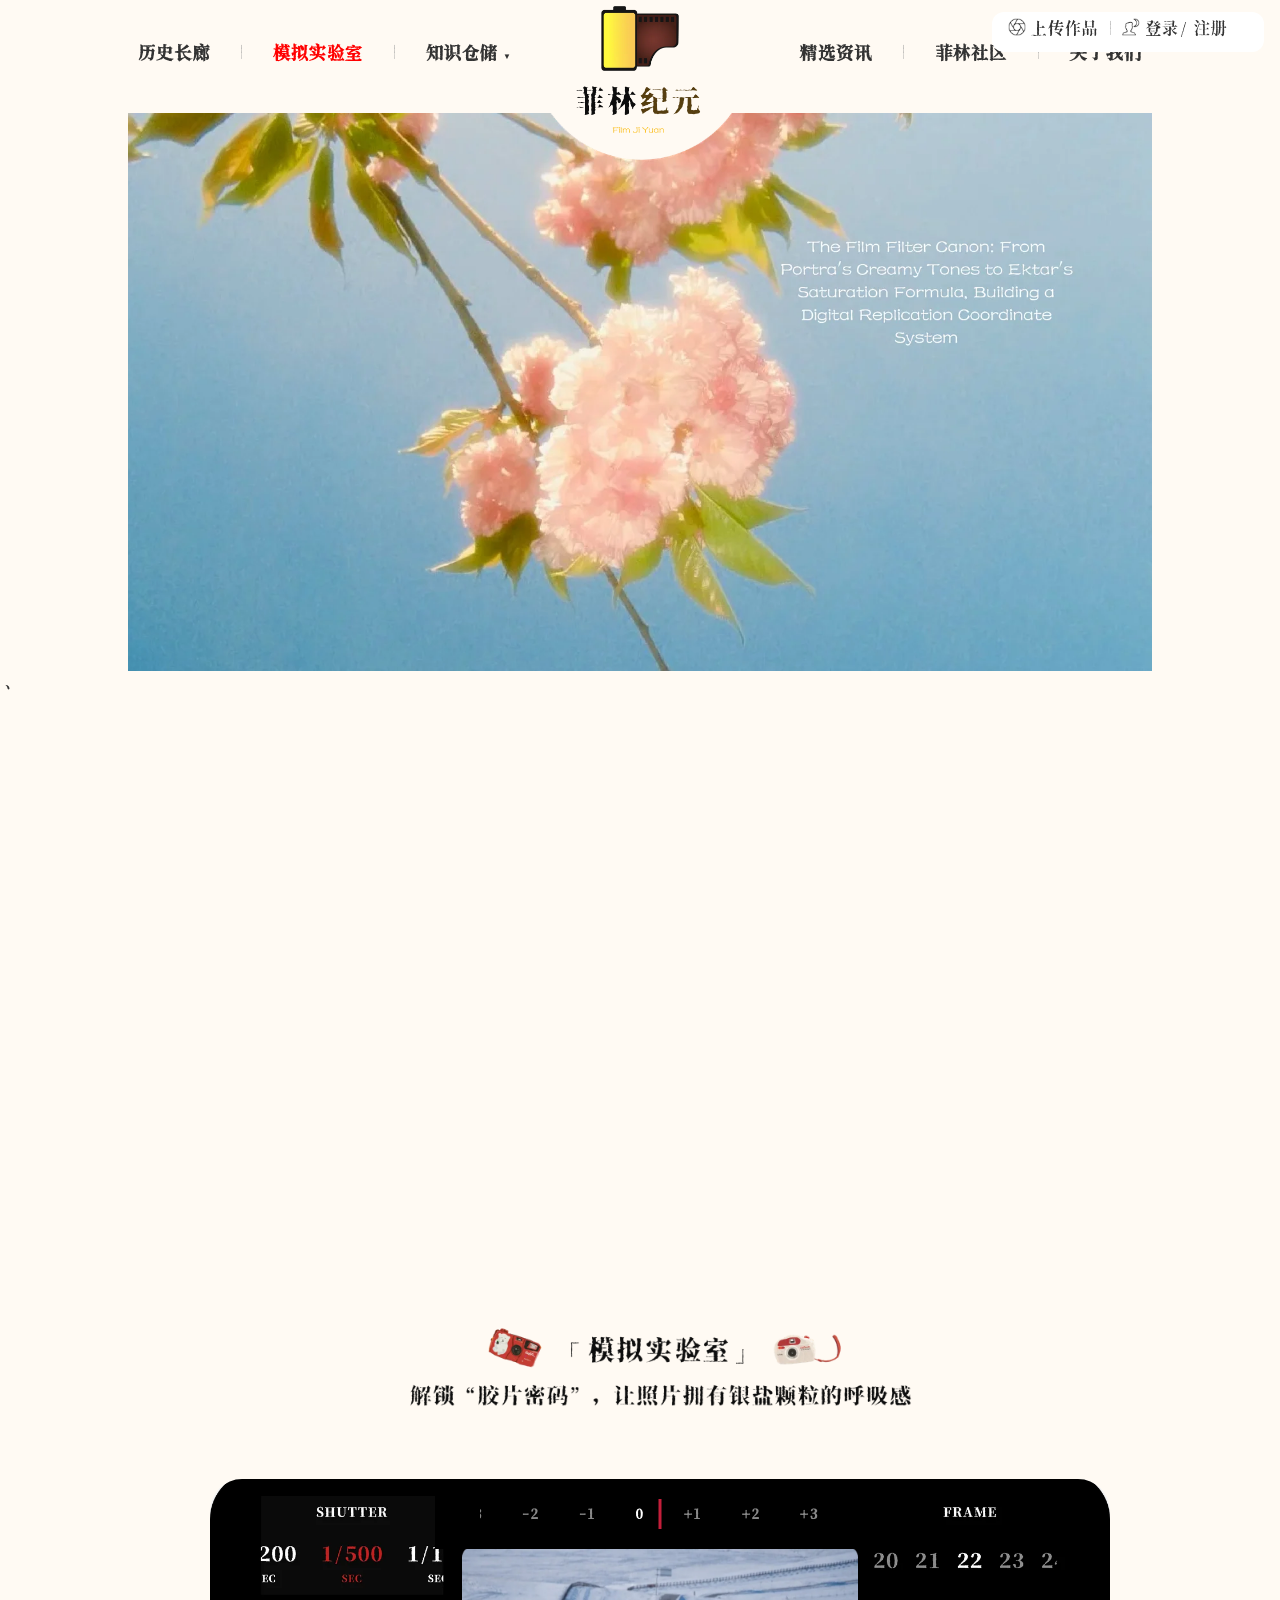
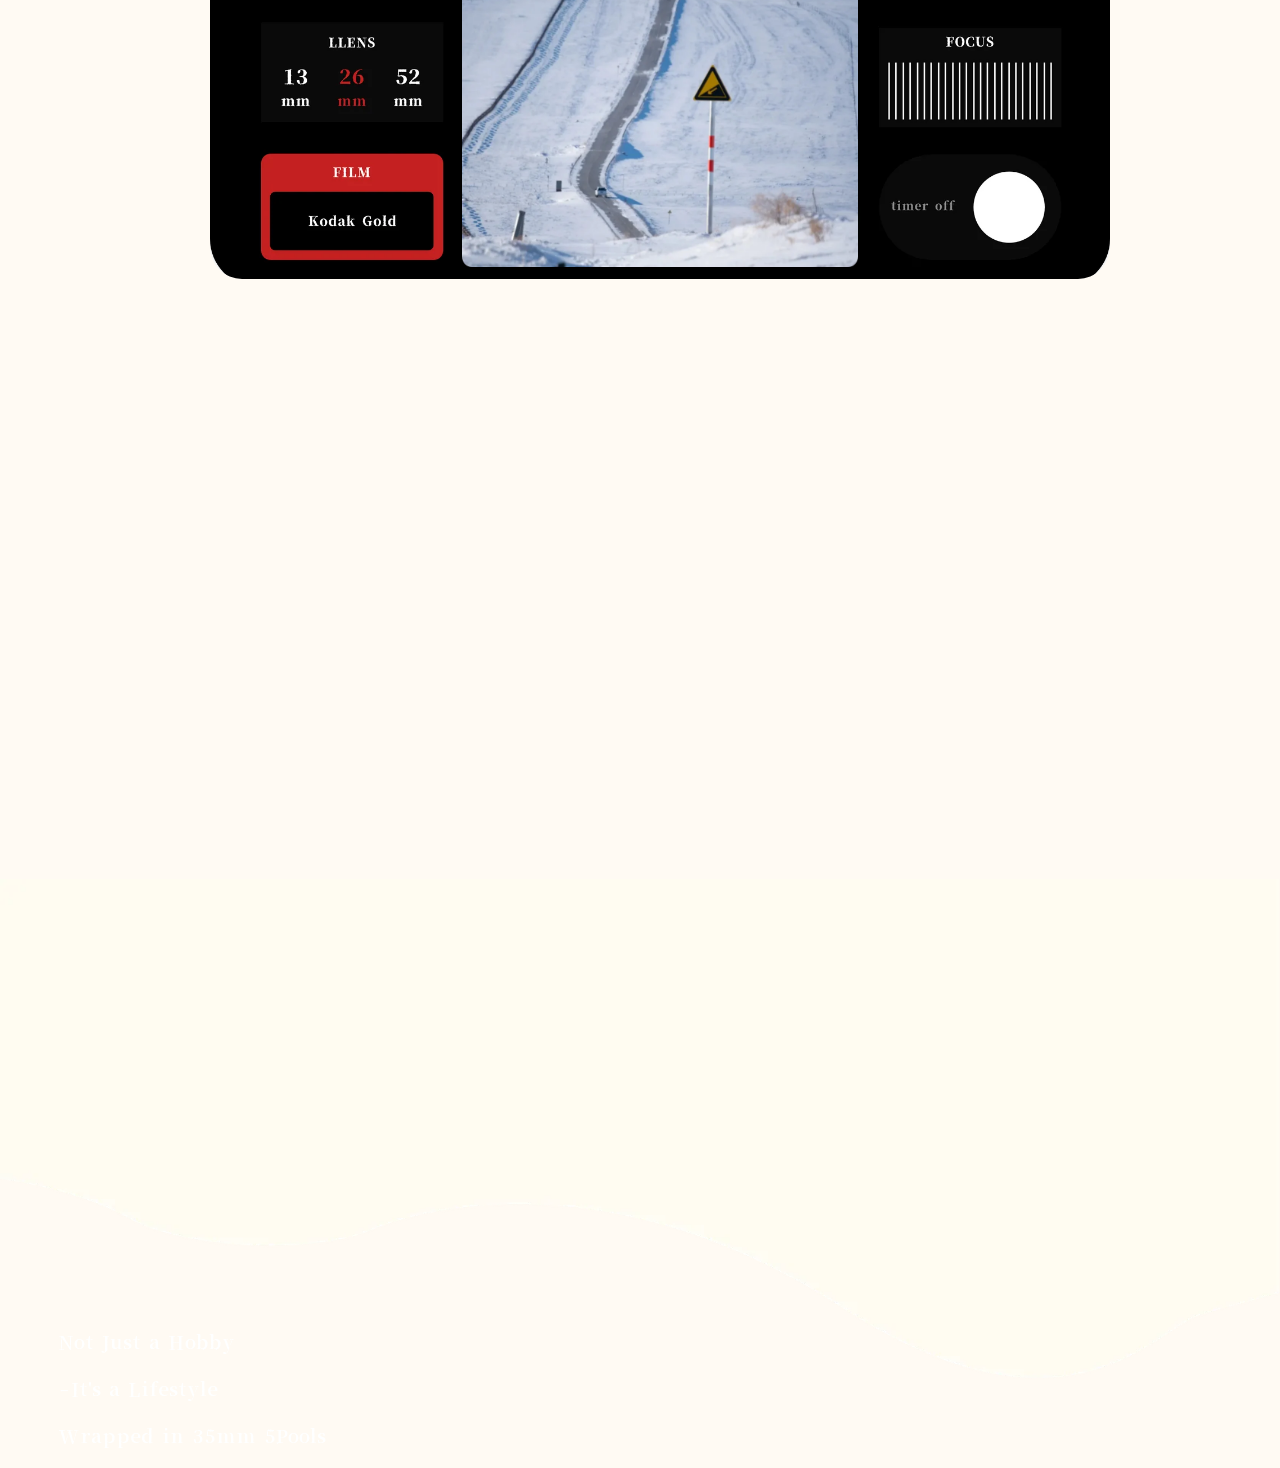
<file: lab/index.html>
<!DOCTYPE html>
<html lang="zh-CN">

<head>
  <meta charset="UTF-8">
  <meta name="viewport" content="width=device-width, initial-scale=1.0">
  <title>模拟实验室-菲林纪元</title>
  <!-- Swiper CSS -->
  <link rel="stylesheet" href="https://cdn.jsdelivr.net/npm/swiper@8/swiper-bundle.min.css">
  <link rel="stylesheet" href="style.css">
</head>

<body>
  <!-- 右上角功能区 -->
  <div class="top-right-actions-container">
    <div class="top-right-actions">
      <div href="#" class="icon-link"><img src="image/组 42.webp" alt="上传作品" class="nav-icon">上传作品</div>
      <span class="nav-separator">|</span>
      <div href="#" class="icon-link"><img src="image/组 43.webp" alt="登录/注册" class="nav-icon">登录/注册</div>
    </div>
  </div>

  <!-- 顶部导航与LOGO -->
  <div class="main-topbar">
    <div class="main-nav-left">
      <a href="../history/index.html">历史长廊</a>
      <span class="nav-separator">|</span>
      <a href="#" style="color: red;pointer-events:none;">模拟实验室</a>
      <span class="nav-separator">|</span>
      <div class="dropdown">
        <a href="javascript:void(0)">知识仓储</a>
        <div class="dropdown-content">
          <a href="">器材种类</a>
          <a href="../pu/index.html">胶片种类</a>
          <a href="../Sweep/index.html">冲扫教程</a>
          <a href="">收藏指南</a>
        </div>
      </div>
    </div>
    <div class="main-logo">
      <a href="../index.html"><img src="image/组 37.webp" alt="LOGO"></a>
    </div>
    <div class="main-nav-right">
      <a href="../news/index.html">精选资讯</a>
      <span class="nav-separator">|</span>
      <a href="../community/index.html">菲林社区</a>
      <span class="nav-separator">|</span>
      <a href="../about/index.html">关于我们</a>
    </div>
  </div>

  <!-- 主图区域 -->
  <div class="main-hero">
    <div class="main-hero-img-wrap">
      <img src="image/组 386.webp" alt="主图" class="main-hero-img" id="main-hero-img">
    </div>
  </div>、

  <div class="lab-content-section">
    <div class="lab-image-container">
      <img src="image/组 387.webp" alt="实验室图片1" class="lab-image">
    </div>
    <div class="lab-image-container">
      <!-- 滑轮控制组件 -->
      <div class="slider-carousel-container">
        <!-- 滑轮控制 -->
        <div class="slider-control">
          <div class="slider-track">
            <div class="slider-labels-wrapper">
              <div class="slider-labels">
                <span class="slider-label" data-index="-5">-5</span>
                <span class="slider-label" data-index="-4">-4</span>
                <span class="slider-label" data-index="-3">-3</span>
                <span class="slider-label" data-index="-2">-2</span>
                <span class="slider-label" data-index="-1">-1</span>
                <span class="slider-label active" data-index="0">0</span>
                <span class="slider-label" data-index="1">+1</span>
                <span class="slider-label" data-index="2">+2</span>
                <span class="slider-label" data-index="3">+3</span>
                <span class="slider-label" data-index="4">+4</span>
                <span class="slider-label" data-index="5">+5</span>
              </div>
            </div>
            <div class="slider-thumb"></div>
          </div>
        </div>
        <!-- 固定背景图片 -->
        <div class="slider-bg-image">
          <img src="image/组 395.webp" alt="背景图片" class="bg-image">
          <img src="image/imgbg.webp" alt="重叠图片" class="overlay-image">
        </div>
        <!-- 左右切换按钮 -->
        <button class="carousel-btn carousel-prev">&#10094;</button>
        <button class="carousel-btn carousel-next">&#10095;</button>
      </div>
    </div>
  </div>

  <!-- 页脚 -->
  <section class="footer-bg-section">
      <div class="footer-bg">
      <img src="image/70.webp" alt="" class="footer-bg-img1">
    </div>
    <div class="footer-bg-img-2">
      <img src="image/蒙版组 14.webp" alt="" class="footer-bg-img2" id="fullscreenTarget">
      <div class="footer-bg-text">
        <p>Not Just a Hobby</p>
        <p>-It's a Lifestyle</p>
        <p>Wrapped in 35mm 5Pools</p>
      </div>
    </div>
  </section>

  <!-- 返回顶部按钮 -->
  <div class="back-to-top">
    <img src="image/组 52.webp" alt="返回顶部" class="back-to-top-img">
  </div>

  <script src="https://cdn.jsdelivr.net/npm/swiper@8/swiper-bundle.min.js"></script>
  <script src="script.js"></script>

  <!-- 上传作品弹窗 -->
  <div class="upload-modal" id="uploadModal">
    <div class="upload-modal-content">
      <span class="upload-modal-close" id="uploadModalClose">&times;</span>

      <!-- 顶部标签页 -->
      <div class="upload-tabs">
        <button class="upload-tab active" data-tab="video">上传视频</button>
        <button class="upload-tab" data-tab="image">上传图文</button>
        <button class="upload-tab" data-tab="article">写长文</button>
        <div class="upload-draft">
          <svg class="draft-icon" viewBox="0 0 24 24" fill="none" stroke="currentColor" stroke-width="2">
            <path d="M14 2H6a2 2 0 0 0-2 2v16a2 2 0 0 0 2 2h12a2 2 0 0 0 2-2V8z"></path>
            <polyline points="14 2 14 8 20 8"></polyline>
            <line x1="16" y1="13" x2="8" y2="13"></line>
            <line x1="16" y1="17" x2="8" y2="17"></line>
            <polyline points="10 9 9 9 8 9"></polyline>
          </svg>
          <span>草稿箱(0)</span>
        </div>
      </div>

      <!-- 上传区域 -->
      <div class="upload-area" id="uploadArea">
        <div class="upload-icon">
          <svg viewBox="0 0 24 24" fill="none" stroke="currentColor" stroke-width="2">
            <path d="M21 15v4a2 2 0 0 1-2 2H5a2 2 0 0 1-2-2v-4"></path>
            <polyline points="17 8 12 3 7 8"></polyline>
            <line x1="12" y1="3" x2="12" y2="15"></line>
          </svg>
        </div>
        <p class="upload-hint">拖拽视频到此或点击上传</p>
        <button class="upload-btn">上传视频</button>
        <input type="file" id="fileInput" accept="video/*,image/*" hidden>
      </div>

      <!-- 底部信息 -->
      <div class="upload-info">
        <div class="upload-info-item">
          <h4>视频大小</h4>
          <p>支持时长4小时以内，<br>最大20GB的视频文件</p>
        </div>
        <div class="upload-info-item">
          <h4>视频格式</h4>
          <p>支持常用视频格式，<br>推荐使用mp4、mov</p>
        </div>
        <div class="upload-info-item">
          <h4>视频分辨率</h4>
          <p>超过1080P的视频用网页端上传画质更清晰</p>
        </div>
      </div>
    </div>
  </div>

  <script>
    // 上传弹窗功能
    document.addEventListener('DOMContentLoaded', function() {
      const uploadModal = document.getElementById('uploadModal');
      const uploadModalClose = document.getElementById('uploadModalClose');
      const uploadWorkBtn = document.querySelector('.icon-link');
      const uploadTabs = document.querySelectorAll('.upload-tab');
      const uploadArea = document.getElementById('uploadArea');
      const fileInput = document.getElementById('fileInput');

      // 打开弹窗
      if (uploadWorkBtn) {
        uploadWorkBtn.addEventListener('click', function(e) {
          e.preventDefault();
          uploadModal.style.display = 'flex';
        });
      }

      // 关闭弹窗
      uploadModalClose.addEventListener('click', function() {
        uploadModal.style.display = 'none';
      });

      // 点击背景关闭
      uploadModal.addEventListener('click', function(e) {
        if (e.target === uploadModal) {
          uploadModal.style.display = 'none';
        }
      });

      // ESC键关闭
      document.addEventListener('keydown', function(e) {
        if (e.key === 'Escape' && uploadModal.style.display === 'flex') {
          uploadModal.style.display = 'none';
        }
      });

      // 标签页切换
      uploadTabs.forEach(tab => {
        tab.addEventListener('click', function() {
          uploadTabs.forEach(t => t.classList.remove('active'));
          this.classList.add('active');

          // 根据标签更新上传区域内容
          const tabType = this.dataset.tab;
          updateUploadArea(tabType);
        });
      });

      // 更新上传区域
      function updateUploadArea(type) {
        const uploadHint = uploadArea.querySelector('.upload-hint');
        const uploadBtn = uploadArea.querySelector('.upload-btn');

        if (type === 'video') {
          uploadHint.textContent = '拖拽视频到此或点击上传';
          uploadBtn.textContent = '上传视频';
          fileInput.accept = 'video/*';
        } else if (type === 'image') {
          uploadHint.textContent = '拖拽图片到此或点击上传';
          uploadBtn.textContent = '上传图片';
          fileInput.accept = 'image/*';
        } else if (type === 'article') {
          uploadHint.textContent = '点击开始撰写长文';
          uploadBtn.textContent = '开始写作';
        }
      }

      // 点击上传按钮触发文件选择
      const uploadBtn = uploadArea.querySelector('.upload-btn');
      uploadBtn.addEventListener('click', function() {
        const activeTab = document.querySelector('.upload-tab.active');
        if (activeTab.dataset.tab !== 'article') {
          fileInput.click();
        } else {
          alert('长文编辑功能开发中...');
        }
      });

      // 文件选择处理
      fileInput.addEventListener('change', function(e) {
        if (e.target.files.length > 0) {
          alert('已选择文件: ' + e.target.files[0].name);
        }
      });

      // 拖拽上传
      uploadArea.addEventListener('dragover', function(e) {
        e.preventDefault();
        this.style.backgroundColor = '#e8e8e8';
      });

      uploadArea.addEventListener('dragleave', function(e) {
        e.preventDefault();
        this.style.backgroundColor = '#f5f5f5';
      });

      uploadArea.addEventListener('drop', function(e) {
        e.preventDefault();
        this.style.backgroundColor = '#f5f5f5';
        const files = e.dataTransfer.files;
        if (files.length > 0) {
          alert('已拖拽文件: ' + files[0].name);
        }
      });
    });
  </script>
</body>

</html>
</file>
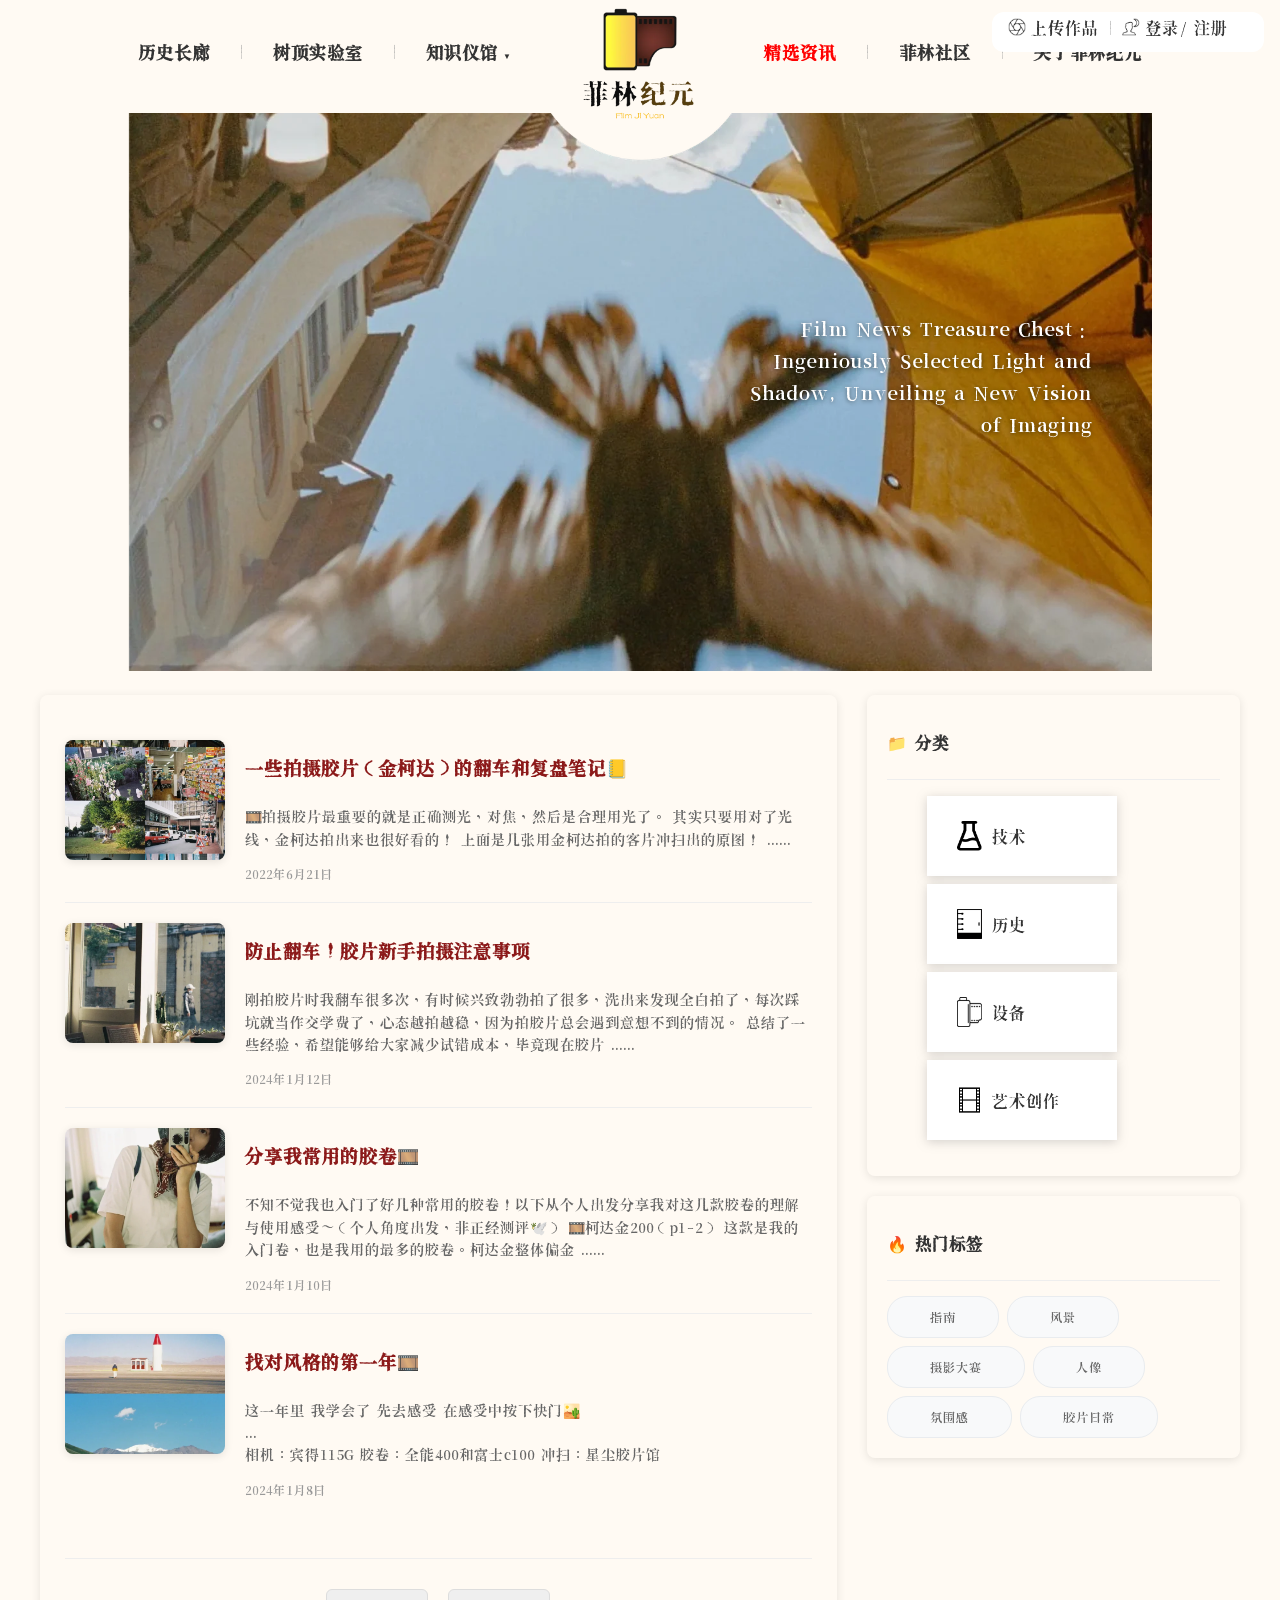
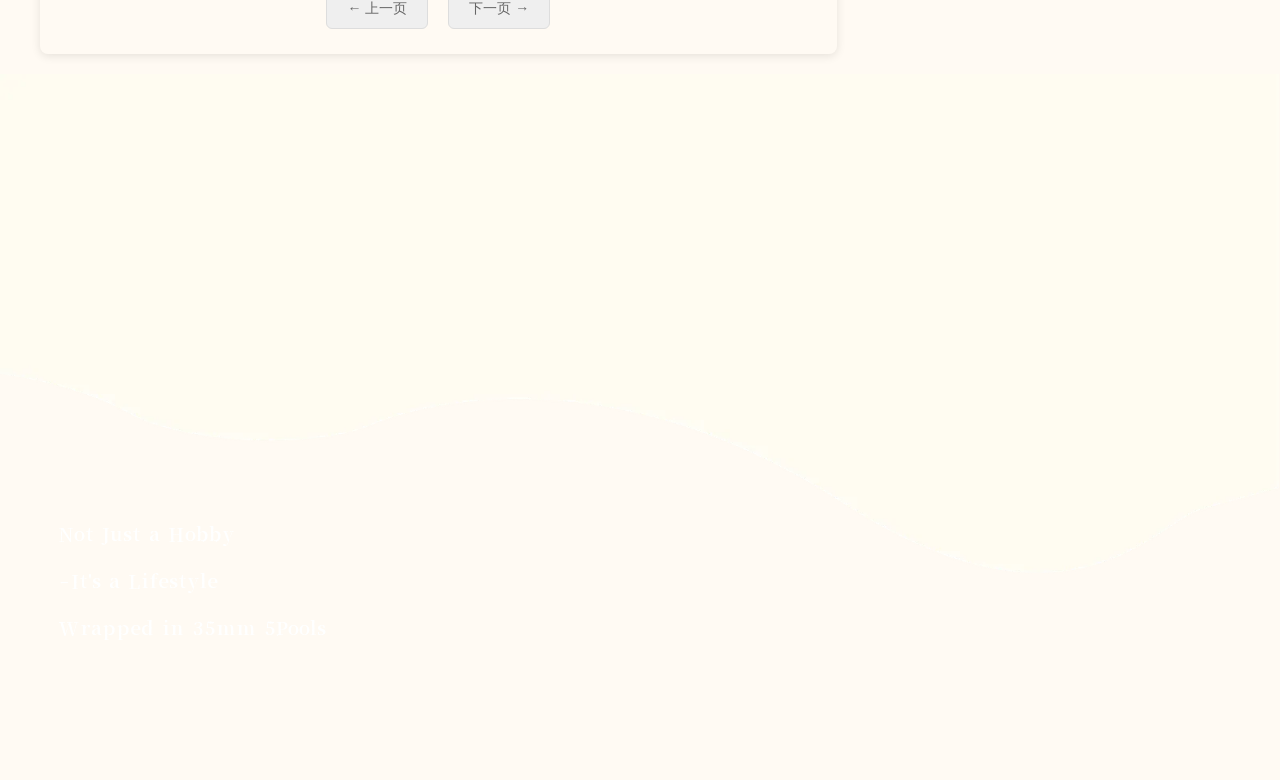
<file: news/index.html>
<!DOCTYPE html>
<html lang="zh-CN">

<head>
  <meta charset="UTF-8">
  <meta name="viewport" content="width=device-width, initial-scale=1.0">
  <title>精选资讯 - 菲林纪元</title>
  <link rel="stylesheet" href="https://cdn.jsdelivr.net/npm/swiper@8/swiper-bundle.min.css">
  <link rel="stylesheet" href="style.css">
</head>
<style>
  .container {
    max-width: 1200px;
    margin: 0 auto;
    padding: 20px;
    display: flex;
    gap: 30px;
  }

  /* Main Content Styles */
  .main-content {
    flex: 2;

    border-radius: 8px;
    padding: 25px;
    box-shadow: 0 2px 10px rgba(0, 0, 0, 0.1);
  }

  .article-card {
    display: flex;
    gap: 20px;
    padding: 20px 0;
    border-bottom: 1px solid #eee;
    transition: all 0.3s ease;
  }

  .article-card:last-of-type {
    border-bottom: none;
  }

  .article-card:hover {
    background-color: #f8f9fa;
    border-radius: 8px;
    padding: 20px;
    margin: 0 -20px;
  }

  .article-image {
    flex-shrink: 0;
  }

  .article-image img {
    width: 160px;
    height: 120px;
    object-fit: cover;
    border-radius: 8px;
    box-shadow: 0 2px 8px rgba(0, 0, 0, 0.1);
  }

  .article-content {
    flex: 1;
    display: flex;
    flex-direction: column;
  }

  .article-title {
    font-size: 18px;
    font-weight: 600;
    color: #8b1919;
    margin-bottom: 12px;
    line-height: 1.4;
    cursor: pointer;
    transition: color 0.3s ease;
  }

  .article-title:hover {
    color: #6b1111;
  }

  .article-excerpt {
    font-size: 14px;
    color: #666;
    line-height: 1.6;
    margin-bottom: 15px;
    flex: 1;
  }

  .article-meta {
    display: flex;
    align-items: center;
    gap: 15px;
  }

  .publish-date {
    font-size: 12px;
    color: #999;
  }

  /* Pagination Styles */
  .pagination {
    display: flex;
    justify-content: center;
    gap: 20px;
    margin-top: 40px;
    padding-top: 30px;
    border-top: 1px solid #eee;
  }

  .pagination-btn {
    padding: 10px 20px;
    border: 1px solid #ddd;

    color: #666;
    border-radius: 6px;
    cursor: pointer;
    transition: all 0.3s ease;
    font-size: 14px;
  }

  .pagination-btn:hover {
    background: #8b1919;
    color: white;
    border-color: #570808;
  }

  /* Sidebar Styles */
  .sidebar {
    flex: 1;
    display: flex;
    flex-direction: column;
    gap: 20px;

  }

  .sidebar-section {

    border-radius: 8px;
    padding: 20px;
    box-shadow: 0 2px 10px rgba(0, 0, 0, 0.1);
  }

  .section-header {
    display: flex;
    align-items: center;
    gap: 8px;
    margin-bottom: 15px;
    padding-bottom: 10px;
    border-bottom: 1px solid #eee;
  }

  .section-icon {
    font-size: 16px;
  }

  .section-header h3 {
    font-size: 16px;
    font-weight: 600;
    color: #333;
  }

  .category-list,
  .tag-list {
    list-style: none;
  }

  .category-list li {
    padding: 25px 10px;
    width: 150px;
    background-color: white;
    box-shadow: 0px 2px 10px 0px rgba(128, 128, 128, 0.336);
    padding-left: 30px;

  }

  .category-list li a {
    margin-left: 10px;


  }

  .category-list li,
  .tag-list li {
    margin-bottom: 8px;
  }

  .category-list a,
  .tag-list a {
    color: #666;
    text-decoration: none;
    font-size: 14px;
    transition: color 0.3s ease;
  }

  .category-list a:hover,
  .tag-list a:hover {
    color: #007bff;
  }

  /* 筛选相关样式 */
  .filter-category {
    transition: all 0.3s ease;
  }

  .filter-category:hover {
    background-color: #f5f5f5;
  }

  .filter-category.active {
    background-color: rgb(117, 16, 16) !important;
  }

  .filter-category.active span {
    color: white !important;
  }

  .filter-category.active img {
    filter: invert(1);
  }

  /* 第一个分类图标特殊处理：未选中时反相，选中时正常 */
  .filter-category:first-child img {
    filter: invert(1);
  }

  .filter-category:first-child.active img {
    filter: none;
  }

  .tag-btn {
    transition: all 0.3s ease;
  }

  .tag-btn:hover {
    background: rgb(116, 15, 15);
    color: white;
  }

  .tag-btn.active {
    background-color: rgb(170, 34, 34) !important;
    color: white !important;
  }

  /* 文章卡片筛选动画 */
  .article-card {
    transition: opacity 0.3s ease, transform 0.3s ease;
  }

  .article-card.filtered-out {
    display: none;
  }

  .search-box {
    display: flex;
    gap: 10px;
  }

  .search-input {
    flex: 1;
    padding: 8px 12px;
    border: 1px solid #ddd;
    border-radius: 4px;
    font-size: 14px;
    outline: none;
  }

  .search-input:focus {
    border-color: #007bff;
  }

  .search-btn {
    padding: 8px 16px;
    background: #007bff;
    color: white;
    border: none;
    border-radius: 4px;
    cursor: pointer;
    font-size: 14px;
    transition: background 0.3s ease;
  }

  .search-btn:hover {
    background: #0056b3;
  }

  .stats-content {
    display: flex;
    flex-direction: column;
    gap: 12px;
  }

  .stat-item {
    display: flex;
    justify-content: space-between;
    align-items: center;
    padding: 8px 0;
    border-bottom: 1px solid #f0f0f0;
  }

  .stat-item:last-child {
    border-bottom: none;
  }

  .stat-label {
    font-size: 14px;
    color: #666;
  }

  .stat-value {
    font-size: 16px;
    font-weight: 600;
    color: #007bff;
  }

  .popular-tags {
    display: flex;
    flex-wrap: wrap;
    gap: 8px;
  }

  .tag-btn {
    padding: 12px 42px;
    background: #f8f9fa;
    color: #666;
    border: 1px solid #e9ecef;
    border-radius: 20px;
    font-size: 12px;
    cursor: pointer;
    transition: all 0.3s ease;

  }

  .tag-btn:hover {
    background: rgb(116, 15, 15);
    color: white;

  }
</style>

<body>
  <!-- 右上角功能区 -->
  <div class="top-right-actions-container">
    <div class="top-right-actions">
      <div href="#" class="icon-link"><img src="image/组 42.webp" alt="上传作品" class="nav-icon">上传作品</div>
      <span class="nav-separator">|</span>
      <div href="#" class="icon-link"><img src="image/组 43.webp" alt="登录/注册" class="nav-icon">登录/注册</div>
    </div>
  </div>

  <!-- 顶部导航与LOGO -->
  <div class="main-topbar">
    <div class="main-nav-left">
      <a href="../history/index.html">历史长廊</a>
      <span class="nav-separator">|</span>
      <a href="../lab/index.html">树顶实验室</a>
      <span class="nav-separator">|</span>
      <div class="dropdown">
        <a href="javascript:void(0)">知识仪馆</a>
        <div class="dropdown-content">
          <a href="">器材种类</a>
          <a href="../pu/index.html">胶片种类</a>
          <a href="../Sweep/index.html">冲扫教程</a>
          <a href="">收藏指南</a>
        </div>
      </div>
    </div>
    <div class="main-logo">
      <a href="../index.html"><img src="image/组 44.webp" alt="LOGO"></a>
    </div>
    <div class="main-nav-right">
      <a href="../news/index.html" style="color: red;pointer-events:none;">精选资讯</a>
      <span class="nav-separator">|</span>
      <a href="../community/index.html">菲林社区</a>
      <span class="nav-separator">|</span>
      <a href="../about/index.html">关于菲林纪元</a>
    </div>
  </div>

  <!-- 页面主体内容 -->
  <div class="page-content">
    <div class="main-hero">
      <div class="main-hero-img-wrap">
        <img src="image/减去 1.webp" alt="知识仪馆主图" class="main-hero-img">
        <div class="main-hero-slogan">
          Film News Treasure Chest: <br>
          Ingeniously Selected Light and<br>
          Shadow, Unveiling a New Vision<br>
          of Imaging
        </div>
      </div>
    </div>
    <!-- 这里是知识仪馆页面的具体内容 -->
  </div>


  <div class="container">
    <!-- Main Content Area -->
    <main class="main-content">
      <!-- Article Card 1 -->
      <article class="article-card" data-category="技术" data-tags="指南,风景">
        <div class="article-image">
          <img src="image/p (1).webp" alt="文章图片">
        </div>
        <div class="article-content">
          <h2 class="article-title">一些拍摄胶片（金柯达）的翻车和复盘笔记📒</h2>
          <p class="article-excerpt">
            🎞️拍摄胶片最重要的就是正确测光，对焦，然后是合理用光了。
其实只要用对了光线，金柯达拍出来也很好看的！
上面是几张用金柯达拍的客片冲扫出的原图！
......
          </p>
          <div class="article-meta">
            <span class="publish-date">2022年6月21日</span>
          </div>
        </div>
      </article>

      <!-- Article Card 2 -->
      <article class="article-card" data-category="技术" data-tags="指南,胶片日常">
        <div class="article-image">
          <img src="image/p (2).webp" alt="文章图片">
        </div>
        <div class="article-content">
          <h2 class="article-title">防止翻车！胶片新手拍摄注意事项</h2>
          <p class="article-excerpt">
            刚拍胶片时我翻车很多次，有时候兴致勃勃拍了很多，洗出来发现全白拍了，每次踩坑就当作交学费了，心态越拍越稳，因为拍胶片总会遇到意想不到的情况。
总结了一些经验，希望能够给大家减少试错成本，毕竟现在胶片
......
          </p>
          <div class="article-meta">
            <span class="publish-date">2024年1月12日</span>
          </div>
        </div>
      </article>

      <!-- Article Card 3 -->
      <article class="article-card" data-category="设备" data-tags="指南,胶片日常">
        <div class="article-image">
          <img src="image/p (3).webp" alt="文章图片">
        </div>
        <div class="article-content">
          <h2 class="article-title">分享我常用的胶卷🎞️</h2>
          <p class="article-excerpt">
            不知不觉我也入门了好几种常用的胶卷！以下从个人出发分享我对这几款胶卷的理解与使用感受～（个人角度出发，非正经测评🕊️）
🎞️柯达金200（p1-2）
这款是我的入门卷，也是我用的最多的胶卷。柯达金整体偏金
......
          </p>
          <div class="article-meta">
            <span class="publish-date">2024年1月10日</span>
          </div>
        </div>
      </article>

      <!-- Article Card 4 -->
      <article class="article-card" data-category="艺术创作" data-tags="氛围感,人像">
        <div class="article-image">
          <img src="image/p4.webp" alt="文章图片">
        </div>
        <div class="article-content">
          <h2 class="article-title">找对风格的第一年🎞️</h2>
          <p class="article-excerpt">
            这一年里 我学会了
先去感受 在感受中按下快门🏜️<br>
...<br>
相机：宾得115G 胶卷：全能400和富士c100 冲扫：星尘胶片馆
          </p>
          <div class="article-meta">
            <span class="publish-date">2024年1月8日</span>
          </div>
        </div>
      </article>

      <!-- Pagination -->
      <div class="pagination">
        <button class="pagination-btn prev-btn">← 上一页</button>
        <button class="pagination-btn next-btn">下一页 →</button>
      </div>
    </main>

    <!-- Sidebar -->
    <aside class="sidebar">
      <!-- Categories Section -->
      <div class="sidebar-section">
        <div class="section-header">
          <span class="section-icon">📁</span>
          <h3>分类</h3>
        </div>


        <ul class="category-list">
          <li class="filter-category" data-category="技术" style="display: flex; justify-content: flex-start; cursor: pointer;"><img
              src="image/组 366.png" style="width: 25px; height: auto;  height: 30px;  "><span
              style="line-height: 30px; margin-left: 10px;">技术</span>
          </li>
          <li class="filter-category" data-category="历史" style="  display: flex; justify-content: flex-start; cursor: pointer;"><img src="image/shuben-.webp"
              style="width: 25px; height: auto;  height: 30px;  "><span style="line-height: 30px; margin-left: 10px;">历史</span></li>
          <li class="filter-category" data-category="设备" style="  display: flex; justify-content: flex-start; cursor: pointer;"><img src="image/Camera-roll.webp"
              style="width: 25px; height: auto;  height: 30px;  "><span style="line-height: 30px; margin-left: 10px;">设备</span>
          </li>
          <li class="filter-category" data-category="艺术创作" style="  display: flex; justify-content: flex-start; cursor: pointer;"><img src="image/film.webp"
              style="width: 25px; height: auto;  height: 30px;  "><span style="line-height: 30px; margin-left: 10px;">艺术创作</span></li>

        </ul>
      </div>






      <!-- Popular Tags Section -->
      <div class="sidebar-section">
        <div class="section-header">
          <span class="section-icon">🔥</span>
          <h3>热门标签</h3>
        </div>
        <div class="popular-tags">
          <span class="tag-btn" data-tag="指南" style="cursor: pointer;">指南</span>
          <span class="tag-btn" data-tag="风景" style="cursor: pointer;">风景</span>
          <span class="tag-btn" data-tag="摄影大赛" style="cursor: pointer;">摄影大赛</span>
          <span class="tag-btn" data-tag="人像" style="cursor: pointer;">人像</span>
          <span class="tag-btn" data-tag="氛围感" style="cursor: pointer;">氛围感</span>
          <span class="tag-btn" data-tag="胶片日常" style="cursor: pointer;">胶片日常</span>
        </div>
      </div>
    </aside>
  </div>
  <!-- 页脚 -->

  <section class="footer-bg-section">
      <div class="footer-bg">
      <img src="image/70.webp" alt="" class="footer-bg-img1">
    </div>
    <div class="footer-bg-img-2">
      <img src="image/蒙版组 14.webp" alt="" class="footer-bg-img2" id="fullscreenTarget">
      <div class="footer-bg-text">
        <p>Not Just a Hobby</p>
        <p>-It's a Lifestyle</p>
        <p>Wrapped in 35mm 5Pools</p>
      </div>
    </div>
  </section>

  <!-- 返回顶部按钮 -->
  <div class="back-to-top">
    <img src="image/组 52.webp" alt="返回顶部" class="back-to-top-img">
  </div>

  <script src="https://cdn.jsdelivr.net/npm/swiper@8/swiper-bundle.min.js"></script>
  <script src="script.js"></script>

  <!-- 上传作品弹窗 -->
  <div class="upload-modal" id="uploadModal">
    <div class="upload-modal-content">
      <span class="upload-modal-close" id="uploadModalClose">&times;</span>

      <!-- 顶部标签页 -->
      <div class="upload-tabs">
        <button class="upload-tab active" data-tab="video">上传视频</button>
        <button class="upload-tab" data-tab="image">上传图文</button>
        <button class="upload-tab" data-tab="article">写长文</button>
        <div class="upload-draft">
          <svg class="draft-icon" viewBox="0 0 24 24" fill="none" stroke="currentColor" stroke-width="2">
            <path d="M14 2H6a2 2 0 0 0-2 2v16a2 2 0 0 0 2 2h12a2 2 0 0 0 2-2V8z"></path>
            <polyline points="14 2 14 8 20 8"></polyline>
            <line x1="16" y1="13" x2="8" y2="13"></line>
            <line x1="16" y1="17" x2="8" y2="17"></line>
            <polyline points="10 9 9 9 8 9"></polyline>
          </svg>
          <span>草稿箱(0)</span>
        </div>
      </div>

      <!-- 上传区域 -->
      <div class="upload-area" id="uploadArea">
        <div class="upload-icon">
          <svg viewBox="0 0 24 24" fill="none" stroke="currentColor" stroke-width="2">
            <path d="M21 15v4a2 2 0 0 1-2 2H5a2 2 0 0 1-2-2v-4"></path>
            <polyline points="17 8 12 3 7 8"></polyline>
            <line x1="12" y1="3" x2="12" y2="15"></line>
          </svg>
        </div>
        <p class="upload-hint">拖拽视频到此或点击上传</p>
        <button class="upload-btn">上传视频</button>
        <input type="file" id="fileInput" accept="video/*,image/*" hidden>
      </div>

      <!-- 底部信息 -->
      <div class="upload-info">
        <div class="upload-info-item">
          <h4>视频大小</h4>
          <p>支持时长4小时以内，<br>最大20GB的视频文件</p>
        </div>
        <div class="upload-info-item">
          <h4>视频格式</h4>
          <p>支持常用视频格式，<br>推荐使用mp4、mov</p>
        </div>
        <div class="upload-info-item">
          <h4>视频分辨率</h4>
          <p>超过1080P的视频用网页端上传画质更清晰</p>
        </div>
      </div>
    </div>
  </div>

  <script>
    // 上传弹窗功能
    document.addEventListener('DOMContentLoaded', function() {
      const uploadModal = document.getElementById('uploadModal');
      const uploadModalClose = document.getElementById('uploadModalClose');
      const uploadWorkBtn = document.querySelector('.icon-link');
      const uploadTabs = document.querySelectorAll('.upload-tab');
      const uploadArea = document.getElementById('uploadArea');
      const fileInput = document.getElementById('fileInput');

      // 打开弹窗
      if (uploadWorkBtn) {
        uploadWorkBtn.addEventListener('click', function(e) {
          e.preventDefault();
          uploadModal.style.display = 'flex';
        });
      }

      // 关闭弹窗
      uploadModalClose.addEventListener('click', function() {
        uploadModal.style.display = 'none';
      });

      // 点击背景关闭
      uploadModal.addEventListener('click', function(e) {
        if (e.target === uploadModal) {
          uploadModal.style.display = 'none';
        }
      });

      // ESC键关闭
      document.addEventListener('keydown', function(e) {
        if (e.key === 'Escape' && uploadModal.style.display === 'flex') {
          uploadModal.style.display = 'none';
        }
      });

      // 标签页切换
      uploadTabs.forEach(tab => {
        tab.addEventListener('click', function() {
          uploadTabs.forEach(t => t.classList.remove('active'));
          this.classList.add('active');

          // 根据标签更新上传区域内容
          const tabType = this.dataset.tab;
          updateUploadArea(tabType);
        });
      });

      // 更新上传区域
      function updateUploadArea(type) {
        const uploadHint = uploadArea.querySelector('.upload-hint');
        const uploadBtn = uploadArea.querySelector('.upload-btn');

        if (type === 'video') {
          uploadHint.textContent = '拖拽视频到此或点击上传';
          uploadBtn.textContent = '上传视频';
          fileInput.accept = 'video/*';
        } else if (type === 'image') {
          uploadHint.textContent = '拖拽图片到此或点击上传';
          uploadBtn.textContent = '上传图片';
          fileInput.accept = 'image/*';
        } else if (type === 'article') {
          uploadHint.textContent = '点击开始撰写长文';
          uploadBtn.textContent = '开始写作';
        }
      }

      // 点击上传按钮触发文件选择
      const uploadBtn = uploadArea.querySelector('.upload-btn');
      uploadBtn.addEventListener('click', function() {
        const activeTab = document.querySelector('.upload-tab.active');
        if (activeTab.dataset.tab !== 'article') {
          fileInput.click();
        } else {
          alert('长文编辑功能开发中...');
        }
      });

      // 文件选择处理
      fileInput.addEventListener('change', function(e) {
        if (e.target.files.length > 0) {
          alert('已选择文件: ' + e.target.files[0].name);
        }
      });

      // 拖拽上传
      uploadArea.addEventListener('dragover', function(e) {
        e.preventDefault();
        this.style.backgroundColor = '#e8e8e8';
      });

      uploadArea.addEventListener('dragleave', function(e) {
        e.preventDefault();
        this.style.backgroundColor = '#f5f5f5';
      });

      uploadArea.addEventListener('drop', function(e) {
        e.preventDefault();
        this.style.backgroundColor = '#f5f5f5';
        const files = e.dataTransfer.files;
        if (files.length > 0) {
          alert('已拖拽文件: ' + files[0].name);
        }
      });
    });
  </script>
</body>

</html>
</file>
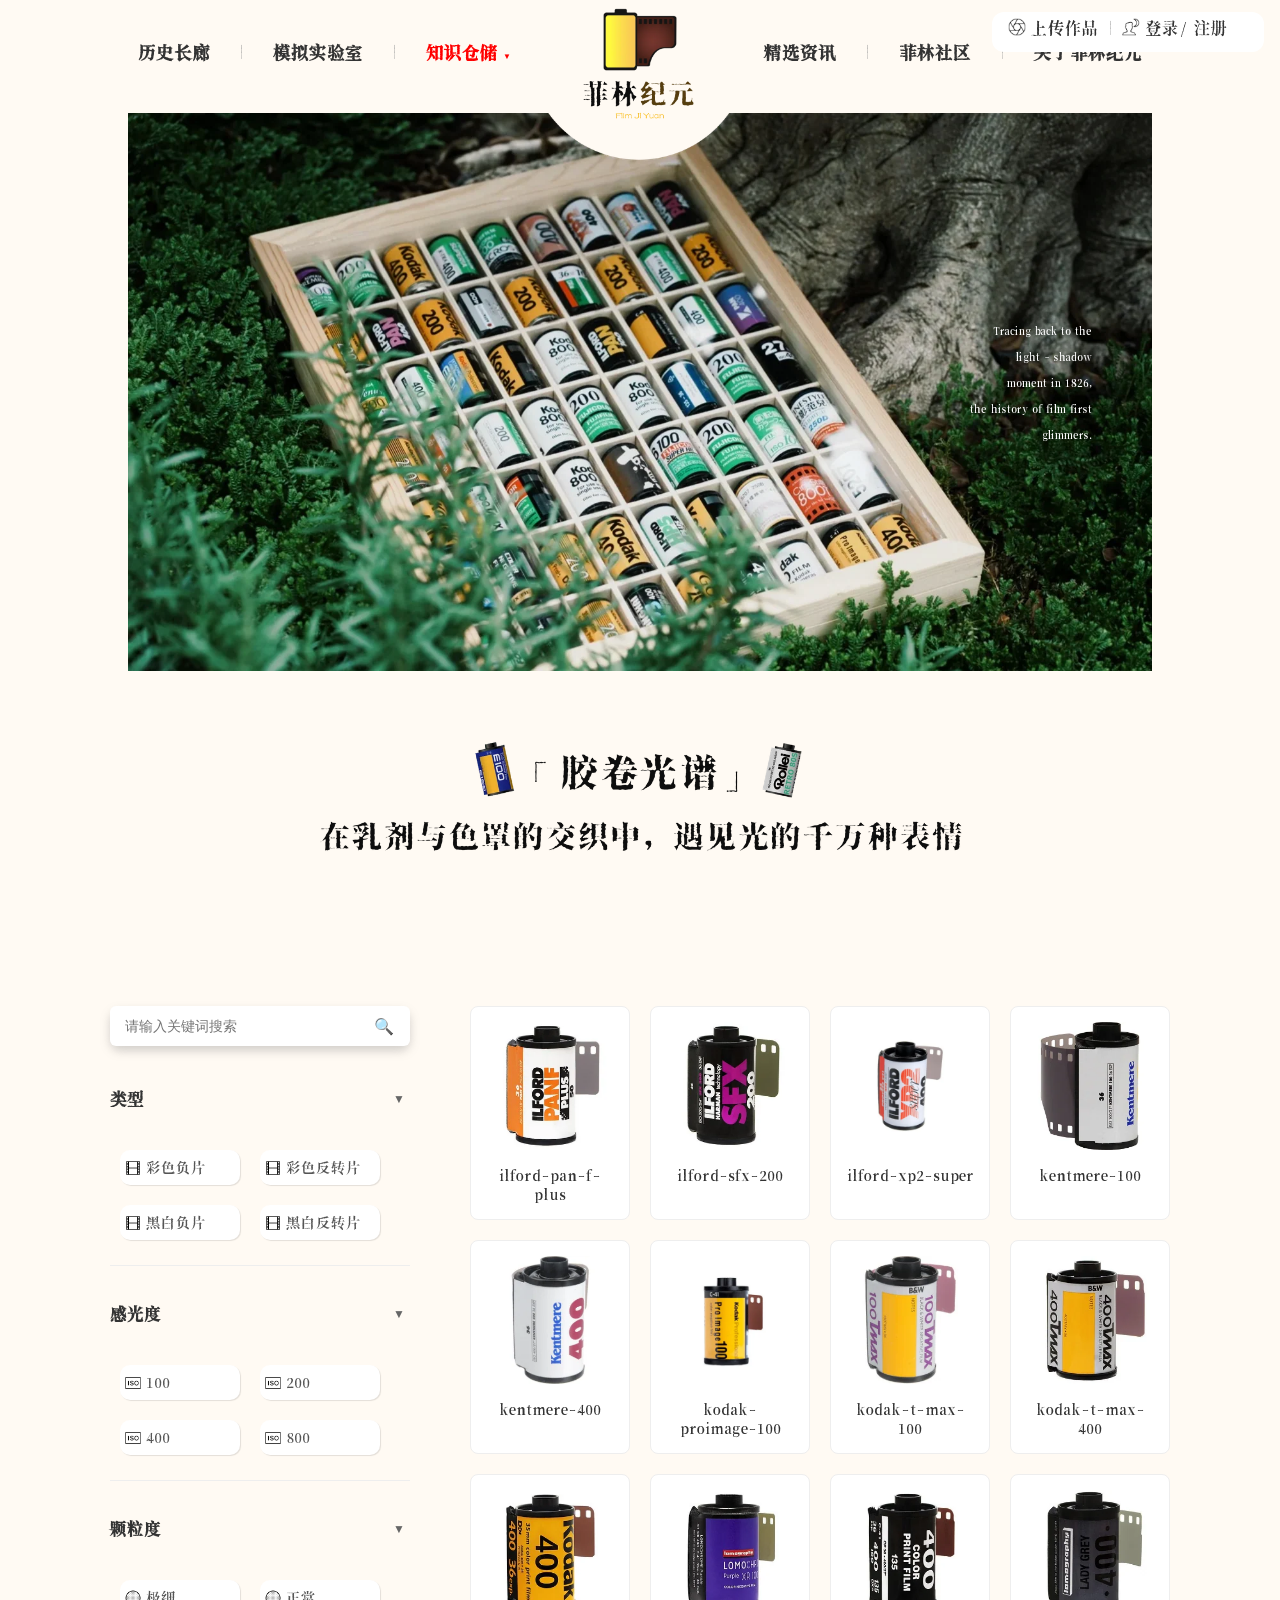
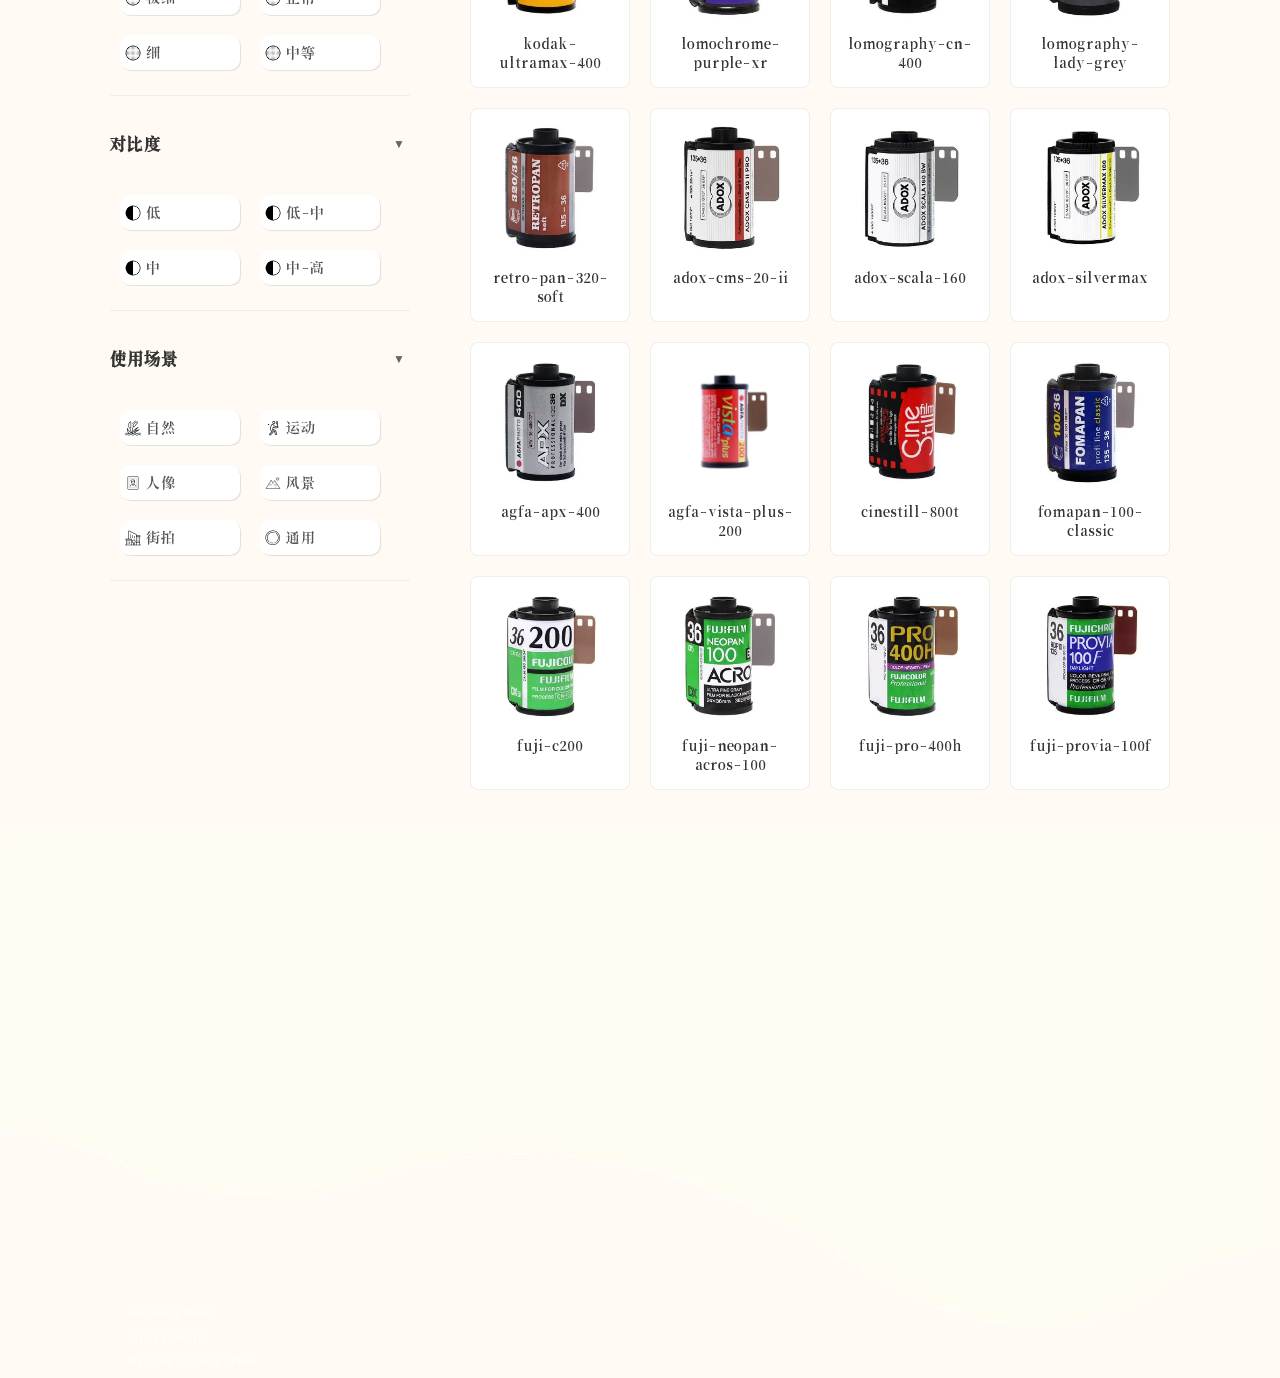
<file: pu/index.html>
<!DOCTYPE html>
<html lang="zh-CN">

<head>
  <meta charset="UTF-8">
  <meta name="viewport" content="width=device-width, initial-scale=1.0">
  <title>胶片种类-菲林纪元</title>
  <!-- Swiper CSS -->
  <link rel="stylesheet" href="https://cdn.jsdelivr.net/npm/swiper@8/swiper-bundle.min.css">
  <link rel="stylesheet" href="style.css">
</head>
<style>
  .container {
    display: flex;
    min-height: 100vh;
    max-width: 1100px;
    margin: 0 auto;
    gap: 20px;
    padding: 20px;
  }

  /* Sidebar Styles */
  .sidebar {
    width: 300px;

    border-radius: 8px;
    padding: 20px;
    height: fit-content;

  }

  .search-section {
    margin-bottom: 25px;
  }

  .search-box {
    position: relative;
    display: flex;
    align-items: center;
    border-radius: 10px;
    box-shadow: 0px 5px 10px 0px rgba(128, 128, 128, 0.349);
  }

  .search-input {
    width: 100%;
    padding: 12px 40px 12px 15px;
    border: none;
    border-radius: 6px;
    font-size: 14px;

    outline: none;
  }

  .search-input:focus {
    border-color: #007bff;
  }

  .search-btn {
    position: absolute;
    right: 10px;
    background: none;
    border: none;
    cursor: pointer;
    font-size: 16px;
    color: #666;
  }

  .filter-section {
    margin-bottom: 20px;
    border-bottom: 1px solid #eee;
    padding-bottom: 15px;
  }

  .filter-header {
    display: flex;
    justify-content: space-between;
    align-items: center;
    cursor: pointer;
    margin-bottom: 15px;
    user-select: none;
  }

  .filter-header h3 {
    font-size: 16px;
    font-weight: 600;
    color: #333;
  }

  .dropdown-arrow {
    font-size: 12px;
    color: #666;
    transition: transform 0.3s ease;
    cursor: pointer;
    padding: 5px;
  }

  .dropdown-arrow.collapsed {
    transform: rotate(-90deg);
  }

  .filter-content {
    display: flex;
    flex-wrap: wrap;
    overflow: hidden;
    transition: max-height 0.3s ease, opacity 0.3s ease;
    max-height: 500px;
    opacity: 1;
  }

  .filter-content.collapsed {
    max-height: 0;
    opacity: 0;
  }

  .checkbox-item,
  .radio-item {
    display: flex;
    width: 105px;
    align-items: center;
    margin-bottom: 8px;
    cursor: pointer;
    font-size: 14px;
    color: #555;
    background-color: white;
    padding: 5px 10px 5px 5px;
    box-shadow: 1px 1px 1px rgba(0, 0, 0, 0.11);
    margin: 10px;
    border-radius: 10px;
    /* white-space: nowrap; */
    transition: all 0.3s ease;
  }

  .checkbox-item:hover,
  .radio-item:hover {
    background-color: #f5f5f5;
    box-shadow: 2px 2px 4px rgba(0, 0, 0, 0.15);
  }

  .checkbox-item:has(input:checked),
  .radio-item:has(input:checked) {
    background-color: #e8f4fd;
    box-shadow: 0 0 0 2px #007bff;
    color: #007bff;
  }

  .checkbox-item input,
  .radio-item input {
    display: none;
  }

  /* 筛选结果为空时的提示 */
  .no-results {
    grid-column: 1 / -1;
    text-align: center;
    padding: 60px 20px;
    color: #999;
    font-size: 16px;
  }

  .no-results-icon {
    font-size: 48px;
    margin-bottom: 16px;
    opacity: 0.5;
  }

  /* 产品卡片筛选动画 */
  .product-card {
    transition: opacity 0.3s ease, transform 0.3s ease;
  }

  .product-card.filtered-out {
    opacity: 0;
    transform: scale(0.9);
  }

  .price-range {
    display: flex;
    gap: 10px;
    margin-bottom: 10px;
  }

  .price-input-group {
    flex: 1;
  }

  .price-input-group label {
    display: block;
    font-size: 12px;
    color: #666;
    margin-bottom: 4px;
  }

  .price-input {
    width: 90%;
    padding: 6px 8px;
    border: 1px solid #ddd;
    border-radius: 4px;
    font-size: 13px;

    box-shadow: 1px 1px 1px rgba(0, 0, 0, 0.11);

    border-radius: 10px;
  }

  .material-options {
    display: flex;
    gap: 15px;
    margin-bottom: 8px;
  }

  .material-item {
    font-size: 14px;
    color: #555;
    cursor: pointer;
  }

  .material-item input {
    margin-right: 6px;
  }

  .occasion-grid {
    display: grid;
    grid-template-columns: 1fr 1fr;
    gap: 8px;
  }

  .occasion-item {
    font-size: 14px;
    color: #555;
    cursor: pointer;
  }

  .occasion-item input {
    margin-right: 6px;
  }

  /* Main Content Styles */
  .main-content {
    flex: 1;

    border-radius: 8px;
    padding: 20px;

  }

  .product-grid {
    display: grid;
    grid-template-columns: repeat(4, 1fr);
    gap: 20px;
  }

  .product-card {
    background: white;
    border: 1px solid #eee;
    border-radius: 8px;
    padding: 15px;
    text-align: center;
    transition: all 0.3s ease;
    cursor: pointer;
  }

  .product-card:hover {
    box-shadow: 0 4px 12px rgba(0, 0, 0, 0.1);
    transform: translateY(-2px);
  }

  .product-image {
    margin-bottom: 12px;
  }

  .product-image img {
    width: 100%;
    height: auto;
    object-fit: cover;
    border-radius: 6px;

  }

  .product-name {
    font-size: 14px;
    color: #333;
    font-weight: 500;
  }

  .icon img {
    width: 16px;
    margin-top: 5px;
    margin-right: 5px;
  }

  .flex {
    display: flex;
    justify-content: center;
  }
</style>

<body>
  <!-- 右上角功能区 -->
  <div class="top-right-actions-container">
    <div class="top-right-actions">
      <div href="#" class="icon-link"><img src="image/组 42.webp" alt="上传作品" class="nav-icon">上传作品</div>
      <span class="nav-separator">|</span>
      <div href="#" class="icon-link"><img src="image/组 43.webp" alt="登录/注册" class="nav-icon">登录/注册</div>
    </div>
  </div>

  <!-- 顶部导航与LOGO -->
  <div class="main-topbar">
    <div class="main-nav-left">
      <a href="#">历史长廊</a>
      <span class="nav-separator">|</span>
      <a href="../lab/index.html">模拟实验室</a>
      <span class="nav-separator">|</span>
      <div class="dropdown">
        <a href="javascript:void(0)" style="color: red;pointer-events:none;">知识仓储</a>
        <div class="dropdown-content">
          <a href="">器材种类</a>
          <a href="../pu/index.html">胶片种类</a>
          <a href="../Sweep/index.html">冲扫教程</a>
          <a href="">收藏指南</a>
        </div>
      </div>
    </div>
    <div class="main-logo">
      <a href="../index.html"><img src="image/组 44.webp" alt="LOGO"></a>
    </div>
    <div class="main-nav-right">
      <a href="../news/index.html">精选资讯</a>
      <span class="nav-separator">|</span>
      <a href="../community/index.html">菲林社区</a>
      <span class="nav-separator">|</span>
      <a href="../about/index.html">关于菲林纪元</a>
    </div>
  </div>

  <!-- 主图区域 -->
  <div class="main-hero">
    <div class="main-hero-img-wrap">
      <img src="image/减去 1.webp" alt="主图" class="main-hero-img" id="main-hero-img">
      <div class="main-hero-slogan">
        <p>Tracing back to the </p>
        <p> light - shadow</p>
        <p>moment in 1826, </p>
        <p>the history of film first</p>
        <p>glimmers.</p>
      </div>
    </div>
  </div>

  <section class="film-history-section">
    <div class="film-history-content">
      <img src="image/组 375.webp" alt="蓝色胶卷" class="film-icon">
    </div>
  </section>
  <div class="container">


    <!-- Left Sidebar -->
    <aside class="sidebar">
      <!-- Search Box -->
      <div class="search-section">
        <div class="search-box">
          <input type="text" placeholder="请输入关键词搜索" class="search-input">
          <button class="search-btn">🔍</button>
        </div>
      </div>

      <!-- Digital Category Filter -->
      <div class="filter-section">
        <div class="filter-header">
          <h3>类型</h3>
          <span class="dropdown-arrow">▼</span>
        </div>
        <div class="filter-content">
          <label class="checkbox-item">
            <input type="checkbox" name="type" value="彩色负片" data-filter="type">
            <div class="icon"><img src="image/film.webp"></div>
            <span>彩色负片</span>
          </label>
          <label class="checkbox-item">
            <input type="checkbox" name="type" value="彩色反转片" data-filter="type">
            <div class="icon"><img src="image/film.webp"></div>
            <span>彩色反转片</span>
          </label>
          <label class="checkbox-item">
            <input type="checkbox" name="type" value="黑白负片" data-filter="type">
            <div class="icon"><img src="image/film.webp"></div>
            <span>黑白负片</span>
          </label>
          <label class="checkbox-item">
            <input type="checkbox" name="type" value="黑白反转片" data-filter="type">
            <div class="icon"><img src="image/film.webp"></div>
            <span>黑白反转片</span>
          </label>
        </div>
      </div>

      <!-- Domain Category Filter -->
      <div class="filter-section">
        <div class="filter-header">
          <h3>感光度</h3>
          <span class="dropdown-arrow">▼</span>
        </div>
        <div class="filter-content">
          <label class="checkbox-item">
            <input type="checkbox" name="iso" value="100" data-filter="iso">
            <div class="icon"><img src="image/iso.webp"></div>
            <span>100</span>
          </label>
          <label class="checkbox-item">
            <input type="checkbox" name="iso" value="200" data-filter="iso">
            <div class="icon"><img src="image/iso.webp"></div>
            <span>200</span>
          </label>
          <label class="checkbox-item">
            <input type="checkbox" name="iso" value="400" data-filter="iso">
            <div class="icon"><img src="image/iso.webp"></div>
            <span>400</span>
          </label>
          <label class="checkbox-item">
            <input type="checkbox" name="iso" value="800" data-filter="iso">
            <div class="icon"><img src="image/iso.webp"></div>
            <span>800</span>
          </label>
        </div>
      </div>

      <!-- Manufacturer Filter -->
      <div class="filter-section">
        <div class="filter-header">
          <h3>颗粒度</h3>
          <span class="dropdown-arrow">▼</span>
        </div>
        <div class="filter-content">
          <label class="radio-item">
            <input type="radio" name="grain" value="极细" data-filter="grain">
            <div class="icon"><img src="image/grain.webp"></div>
            <span>极细</span>
          </label>
          <label class="radio-item">
            <input type="radio" name="grain" value="正常" data-filter="grain">
            <div class="icon"><img src="image/grain.webp"></div>
            <span>正常</span>
          </label>
          <label class="radio-item">
            <input type="radio" name="grain" value="细" data-filter="grain">
            <div class="icon"><img src="image/grain.webp"></div>
            <span>细</span>
          </label>
          <label class="radio-item">
            <input type="radio" name="grain" value="中等" data-filter="grain">
            <div class="icon"><img src="image/grain.webp"></div>
            <span>中等</span>
          </label>
        </div>
      </div>

      <!-- Material Type Filter -->
      <div class="filter-section">
        <div class="filter-header">
          <h3>对比度</h3>
          <span class="dropdown-arrow">▼</span>
        </div>
        <div class="filter-content">
          <label class="radio-item">
            <input type="radio" name="contrast" value="低" data-filter="contrast">
            <div class="icon"><img src="image/contrast.webp"></div>
            <span>低</span>
          </label>
          <label class="radio-item">
            <input type="radio" name="contrast" value="低-中" data-filter="contrast">
            <div class="icon"><img src="image/contrast.webp"></div>
            <span>低-中</span>
          </label>
          <label class="radio-item">
            <input type="radio" name="contrast" value="中" data-filter="contrast">
            <div class="icon"><img src="image/contrast.webp"></div>
            <span>中</span>
          </label>
          <label class="radio-item">
            <input type="radio" name="contrast" value="中-高" data-filter="contrast">
            <div class="icon"><img src="image/contrast.webp"></div>
            <span>中-高</span>
          </label>
        </div>
      </div>

      <!-- Usage Occasion Filter -->
      <div class="filter-section">
        <div class="filter-header">
          <h3>使用场景</h3>
          <span class="dropdown-arrow">▼</span>
        </div>
        <div class="filter-content">
          <label class="radio-item">
            <input type="radio" name="scene" value="自然" data-filter="scene">
            <div class="icon"><img src="image/swamp.webp"></div>
            <span>自然</span>
          </label>
          <label class="radio-item">
            <input type="radio" name="scene" value="运动" data-filter="scene">
            <div class="icon"><img src="image/tennis-2.webp"></div>
            <span>运动</span>
          </label>
          <label class="radio-item">
            <input type="radio" name="scene" value="人像" data-filter="scene">
            <div class="icon"><img src="image/portrait.webp"></div>
            <span>人像</span>
          </label>
          <label class="radio-item">
            <input type="radio" name="scene" value="风景" data-filter="scene">
            <div class="icon"><img src="image/landscape.webp"></div>
            <span>风景</span>
          </label>
          <label class="radio-item">
            <input type="radio" name="scene" value="街拍" data-filter="scene">
            <div class="icon"><img src="image/city.webp"></div>
            <span>街拍</span>
          </label>
          <label class="radio-item">
            <input type="radio" name="scene" value="通用" data-filter="scene">
            <div class="icon"><img src="image/unchecked-circle.webp"></div>
            <span>通用</span>
          </label>
        </div>
      </div>
    </aside>

    <!-- Main Content Area -->
    <main class="main-content">
      <div class="product-grid">
        <!-- Product Cards -->
        <div class="product-card" data-type="黑白负片" data-iso="50" data-grain="极细" data-contrast="中" data-scene="人像">
          <div class="product-image">
            <img src="image/ilford-pan-f-plus.webp" alt="胶卷产品">
          </div>
          <div class="product-name">ilford-pan-f-plus</div>
        </div>

        <div class="product-card" data-type="黑白负片" data-iso="200" data-grain="细" data-contrast="中-高" data-scene="风景">
          <div class="product-image">
            <img src="image/ilford-sfx-200.webp" alt="胶卷产品">
          </div>
          <div class="product-name">ilford-sfx-200</div>
        </div>

        <div class="product-card" data-type="黑白负片" data-iso="400" data-grain="正常" data-contrast="中" data-scene="通用">
          <div class="product-image">
            <img src="image/ilford-xp2-super.webp" alt="胶卷产品">
          </div>
          <div class="product-name">ilford-xp2-super</div>
        </div>

        <div class="product-card" data-type="黑白负片" data-iso="100" data-grain="细" data-contrast="中" data-scene="通用">
          <div class="product-image">
            <img src="image/kentmere-100.webp" alt="胶卷产品">
          </div>
          <div class="product-name">kentmere-100</div>
        </div>

        <div class="product-card" data-type="黑白负片" data-iso="400" data-grain="正常" data-contrast="中" data-scene="通用">
          <div class="product-image">
            <img src="image/kentmere-400.webp" alt="胶卷产品">
          </div>
          <div class="product-name">kentmere-400</div>
        </div>

        <div class="product-card" data-type="彩色负片" data-iso="100" data-grain="细" data-contrast="低-中" data-scene="人像">
          <div class="product-image">
            <img src="image/kodak-proimage-100.webp" alt="胶卷产品">
          </div>
          <div class="product-name">kodak-proimage-100</div>
        </div>

        <div class="product-card" data-type="黑白负片" data-iso="100" data-grain="极细" data-contrast="中" data-scene="通用">
          <div class="product-image">
            <img src="image/kodak-t-max-100.webp" alt="胶卷产品">
          </div>
          <div class="product-name">kodak-t-max-100</div>
        </div>

        <div class="product-card" data-type="黑白负片" data-iso="400" data-grain="细" data-contrast="中" data-scene="通用">
          <div class="product-image">
            <img src="image/kodak-t-max-400.webp" alt="胶卷产品">
          </div>
          <div class="product-name">kodak-t-max-400</div>
        </div>

        <div class="product-card" data-type="彩色负片" data-iso="400" data-grain="正常" data-contrast="中" data-scene="通用">
          <div class="product-image">
            <img src="image/kodak-ultramax-400.webp" alt="胶卷产品">
          </div>
          <div class="product-name">kodak-ultramax-400</div>
        </div>

        <div class="product-card" data-type="彩色负片" data-iso="400" data-grain="正常" data-contrast="中-高" data-scene="风景">
          <div class="product-image">
            <img src="image/lomochrome-purple-xr.webp" alt="胶卷产品">
          </div>
          <div class="product-name">lomochrome-purple-xr</div>
        </div>

        <div class="product-card" data-type="彩色负片" data-iso="400" data-grain="正常" data-contrast="中" data-scene="通用">
          <div class="product-image">
            <img src="image/lomography-cn-400.webp" alt="胶卷产品">
          </div>
          <div class="product-name">lomography-cn-400</div>
        </div>

        <div class="product-card" data-type="黑白负片" data-iso="400" data-grain="正常" data-contrast="中" data-scene="通用">
          <div class="product-image">
            <img src="image/lomography-lady-grey.webp" alt="胶卷产品">
          </div>
          <div class="product-name">lomography-lady-grey</div>
        </div>

        <div class="product-card" data-type="黑白负片" data-iso="320" data-grain="细" data-contrast="低" data-scene="人像">
          <div class="product-image">
            <img src="image/retro-pan-320-soft.webp" alt="胶卷产品">
          </div>
          <div class="product-name">retro-pan-320-soft</div>
        </div>

        <div class="product-card" data-type="黑白负片" data-iso="20" data-grain="极细" data-contrast="高" data-scene="风景">
          <div class="product-image">
            <img src="image/adox-cms-20-ii (1).webp" alt="胶卷产品">
          </div>
          <div class="product-name">adox-cms-20-ii</div>
        </div>

        <div class="product-card" data-type="黑白反转片" data-iso="160" data-grain="细" data-contrast="中-高" data-scene="通用">
          <div class="product-image">
            <img src="image/adox-scala-160.webp" alt="胶卷产品">
          </div>
          <div class="product-name">adox-scala-160</div>
        </div>

        <div class="product-card" data-type="黑白负片" data-iso="100" data-grain="细" data-contrast="中" data-scene="通用">
          <div class="product-image">
            <img src="image/adox-silvermax.webp" alt="胶卷产品">
          </div>
          <div class="product-name">adox-silvermax</div>
        </div>

        <div class="product-card" data-type="黑白负片" data-iso="400" data-grain="正常" data-contrast="中" data-scene="通用">
          <div class="product-image">
            <img src="image/agfa-apx-400.webp" alt="胶卷产品">
          </div>
          <div class="product-name">agfa-apx-400</div>
        </div>

        <div class="product-card" data-type="彩色负片" data-iso="200" data-grain="细" data-contrast="中" data-scene="通用">
          <div class="product-image">
            <img src="image/agfa-vista-plus-200.webp" alt="胶卷产品">
          </div>
          <div class="product-name">agfa-vista-plus-200</div>
        </div>

        <div class="product-card" data-type="彩色负片" data-iso="800" data-grain="中等" data-contrast="中-高" data-scene="街拍">
          <div class="product-image">
            <img src="image/cinestill-800t.webp" alt="胶卷产品">
          </div>
          <div class="product-name">cinestill-800t</div>
        </div>

        <div class="product-card" data-type="黑白负片" data-iso="100" data-grain="细" data-contrast="中" data-scene="通用">
          <div class="product-image">
            <img src="image/fomapan-100-classic.webp" alt="胶卷产品">
          </div>
          <div class="product-name">fomapan-100-classic</div>
        </div>

        <div class="product-card" data-type="彩色负片" data-iso="200" data-grain="细" data-contrast="中" data-scene="通用">
          <div class="product-image">
            <img src="image/fuji-c200.webp" alt="胶卷产品">
          </div>
          <div class="product-name">fuji-c200</div>
        </div>

        <div class="product-card" data-type="黑白负片" data-iso="100" data-grain="极细" data-contrast="中" data-scene="风景">
          <div class="product-image">
            <img src="image/fuji-neopan-acros-100.webp" alt="胶卷产品">
          </div>
          <div class="product-name">fuji-neopan-acros-100</div>
        </div>

        <div class="product-card" data-type="彩色负片" data-iso="400" data-grain="细" data-contrast="低-中" data-scene="人像">
          <div class="product-image">
            <img src="image/fuji-pro-400h.webp" alt="胶卷产品">
          </div>
          <div class="product-name">fuji-pro-400h</div>
        </div>

        <div class="product-card" data-type="彩色反转片" data-iso="100" data-grain="极细" data-contrast="中-高" data-scene="风景">
          <div class="product-image">
            <img src="image/fuji-provia-100f.webp" alt="胶卷产品">
          </div>
          <div class="product-name">fuji-provia-100f</div>
        </div>
      </div>
    </main>
  </div>
  <!-- 胶片纪程区块 结束 -->

  <!-- 页脚 -->
  <section class="footer-bg-section">
      <div class="footer-bg">
      <img src="image/70.webp" alt="" class="footer-bg-img1">
    </div>
    <div class="footer-bg-img-2">
      <img src="image/蒙版组 14.webp" alt="" class="footer-bg-img2" id="fullscreenTarget">
      <div class="footer-bg-text">
        <p>Not Just a Hobby</p>
        <p>-It's a Lifestyle</p>
        <p>Wrapped in 35mm 5Pools</p>
      </div>
    </div>
  </section>

  <!-- 返回顶部按钮 -->
  <div class="back-to-top">
    <img src="image/组 52.webp" alt="返回顶部" class="back-to-top-img">
  </div>

  <script src="https://cdn.jsdelivr.net/npm/swiper@8/swiper-bundle.min.js"></script>
  <script src="script.js"></script>

  <!-- 上传作品弹窗 -->
  <div class="upload-modal" id="uploadModal">
    <div class="upload-modal-content">
      <span class="upload-modal-close" id="uploadModalClose">&times;</span>

      <!-- 顶部标签页 -->
      <div class="upload-tabs">
        <button class="upload-tab active" data-tab="video">上传视频</button>
        <button class="upload-tab" data-tab="image">上传图文</button>
        <button class="upload-tab" data-tab="article">写长文</button>
        <div class="upload-draft">
          <svg class="draft-icon" viewBox="0 0 24 24" fill="none" stroke="currentColor" stroke-width="2">
            <path d="M14 2H6a2 2 0 0 0-2 2v16a2 2 0 0 0 2 2h12a2 2 0 0 0 2-2V8z"></path>
            <polyline points="14 2 14 8 20 8"></polyline>
            <line x1="16" y1="13" x2="8" y2="13"></line>
            <line x1="16" y1="17" x2="8" y2="17"></line>
            <polyline points="10 9 9 9 8 9"></polyline>
          </svg>
          <span>草稿箱(0)</span>
        </div>
      </div>

      <!-- 上传区域 -->
      <div class="upload-area" id="uploadArea">
        <div class="upload-icon">
          <svg viewBox="0 0 24 24" fill="none" stroke="currentColor" stroke-width="2">
            <path d="M21 15v4a2 2 0 0 1-2 2H5a2 2 0 0 1-2-2v-4"></path>
            <polyline points="17 8 12 3 7 8"></polyline>
            <line x1="12" y1="3" x2="12" y2="15"></line>
          </svg>
        </div>
        <p class="upload-hint">拖拽视频到此或点击上传</p>
        <button class="upload-btn">上传视频</button>
        <input type="file" id="fileInput" accept="video/*,image/*" hidden>
      </div>

      <!-- 底部信息 -->
      <div class="upload-info">
        <div class="upload-info-item">
          <h4>视频大小</h4>
          <p>支持时长4小时以内，<br>最大20GB的视频文件</p>
        </div>
        <div class="upload-info-item">
          <h4>视频格式</h4>
          <p>支持常用视频格式，<br>推荐使用mp4、mov</p>
        </div>
        <div class="upload-info-item">
          <h4>视频分辨率</h4>
          <p>超过1080P的视频用网页端上传画质更清晰</p>
        </div>
      </div>
    </div>
  </div>

  <script>
    // 上传弹窗功能
    document.addEventListener('DOMContentLoaded', function() {
      const uploadModal = document.getElementById('uploadModal');
      const uploadModalClose = document.getElementById('uploadModalClose');
      const uploadWorkBtn = document.querySelector('.icon-link');
      const uploadTabs = document.querySelectorAll('.upload-tab');
      const uploadArea = document.getElementById('uploadArea');
      const fileInput = document.getElementById('fileInput');

      // 打开弹窗
      if (uploadWorkBtn) {
        uploadWorkBtn.addEventListener('click', function(e) {
          e.preventDefault();
          uploadModal.style.display = 'flex';
        });
      }

      // 关闭弹窗
      uploadModalClose.addEventListener('click', function() {
        uploadModal.style.display = 'none';
      });

      // 点击背景关闭
      uploadModal.addEventListener('click', function(e) {
        if (e.target === uploadModal) {
          uploadModal.style.display = 'none';
        }
      });

      // ESC键关闭
      document.addEventListener('keydown', function(e) {
        if (e.key === 'Escape' && uploadModal.style.display === 'flex') {
          uploadModal.style.display = 'none';
        }
      });

      // 标签页切换
      uploadTabs.forEach(tab => {
        tab.addEventListener('click', function() {
          uploadTabs.forEach(t => t.classList.remove('active'));
          this.classList.add('active');

          // 根据标签更新上传区域内容
          const tabType = this.dataset.tab;
          updateUploadArea(tabType);
        });
      });

      // 更新上传区域
      function updateUploadArea(type) {
        const uploadHint = uploadArea.querySelector('.upload-hint');
        const uploadBtn = uploadArea.querySelector('.upload-btn');

        if (type === 'video') {
          uploadHint.textContent = '拖拽视频到此或点击上传';
          uploadBtn.textContent = '上传视频';
          fileInput.accept = 'video/*';
        } else if (type === 'image') {
          uploadHint.textContent = '拖拽图片到此或点击上传';
          uploadBtn.textContent = '上传图片';
          fileInput.accept = 'image/*';
        } else if (type === 'article') {
          uploadHint.textContent = '点击开始撰写长文';
          uploadBtn.textContent = '开始写作';
        }
      }

      // 点击上传按钮触发文件选择
      const uploadBtn = uploadArea.querySelector('.upload-btn');
      uploadBtn.addEventListener('click', function() {
        const activeTab = document.querySelector('.upload-tab.active');
        if (activeTab.dataset.tab !== 'article') {
          fileInput.click();
        } else {
          alert('长文编辑功能开发中...');
        }
      });

      // 文件选择处理
      fileInput.addEventListener('change', function(e) {
        if (e.target.files.length > 0) {
          alert('已选择文件: ' + e.target.files[0].name);
        }
      });

      // 拖拽上传
      uploadArea.addEventListener('dragover', function(e) {
        e.preventDefault();
        this.style.backgroundColor = '#e8e8e8';
      });

      uploadArea.addEventListener('dragleave', function(e) {
        e.preventDefault();
        this.style.backgroundColor = '#f5f5f5';
      });

      uploadArea.addEventListener('drop', function(e) {
        e.preventDefault();
        this.style.backgroundColor = '#f5f5f5';
        const files = e.dataTransfer.files;
        if (files.length > 0) {
          alert('已拖拽文件: ' + files[0].name);
        }
      });
    });
  </script>
</body>

</html>
</file>
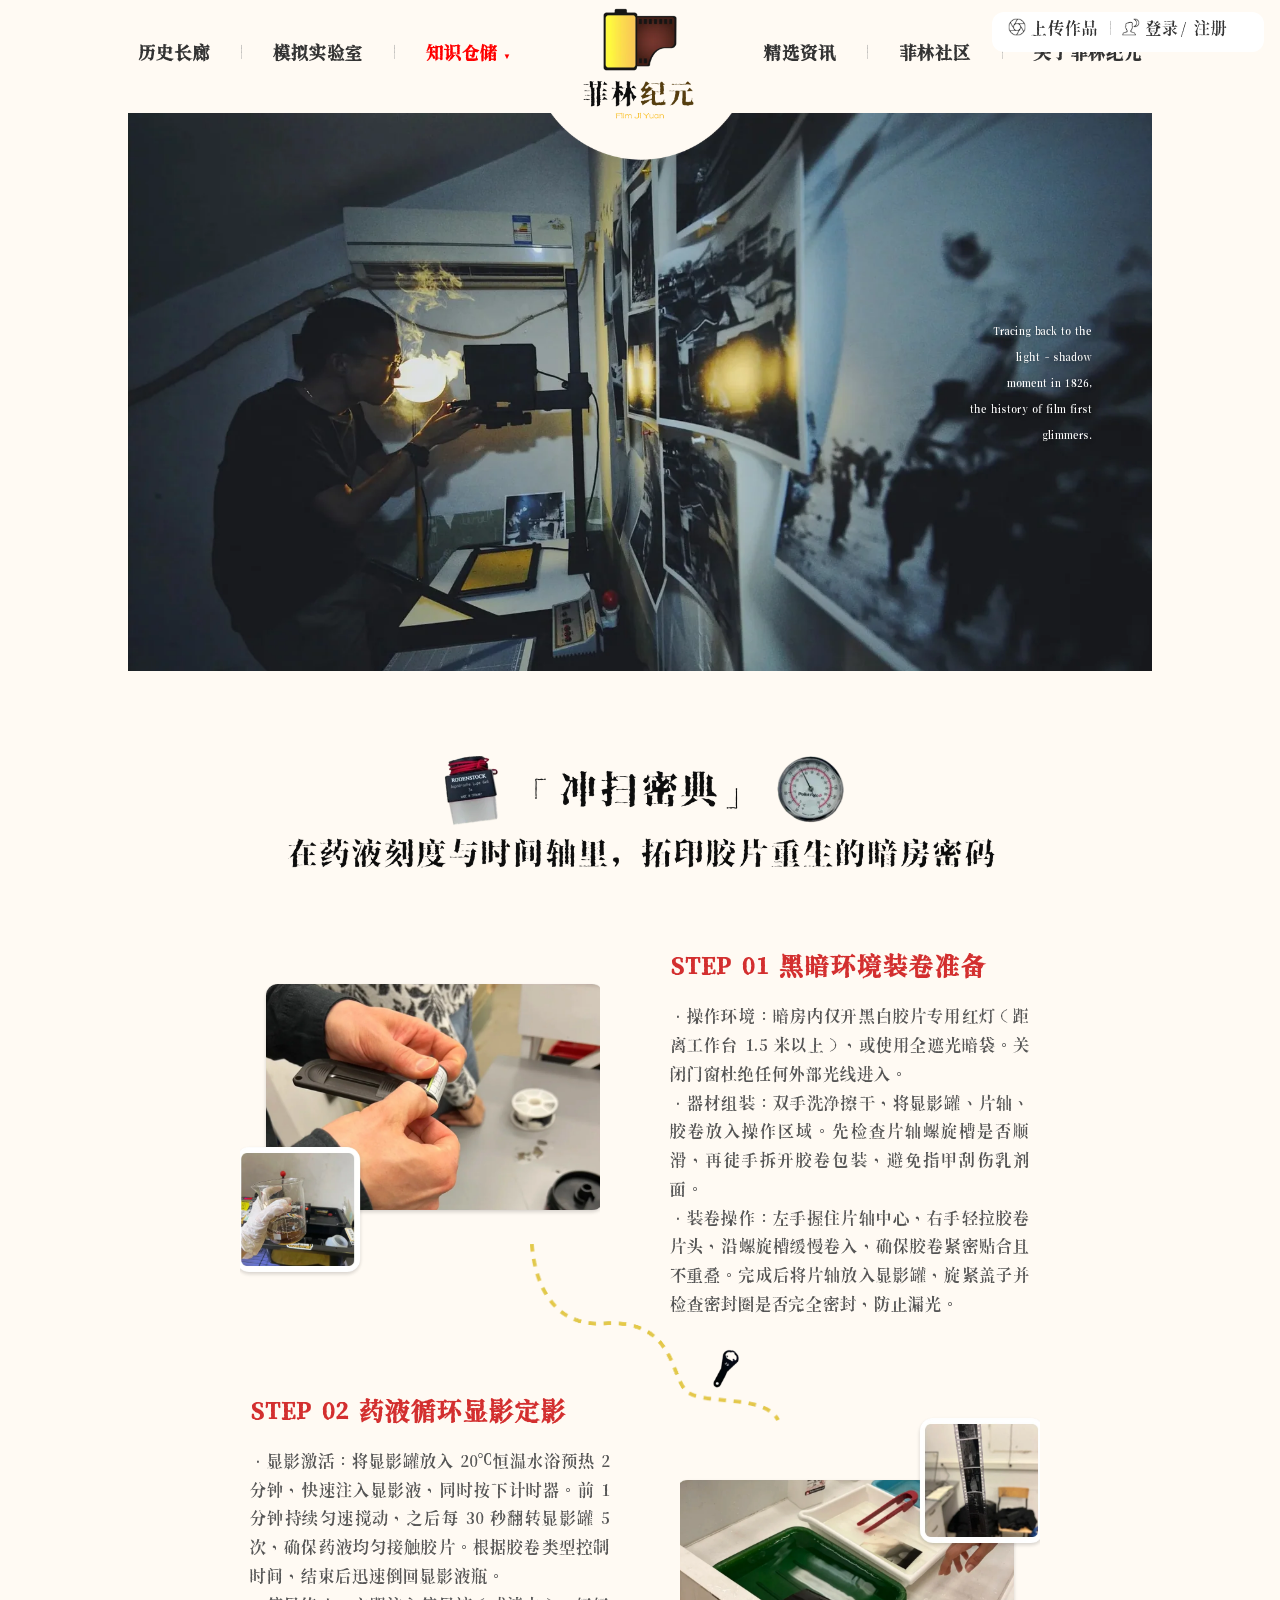
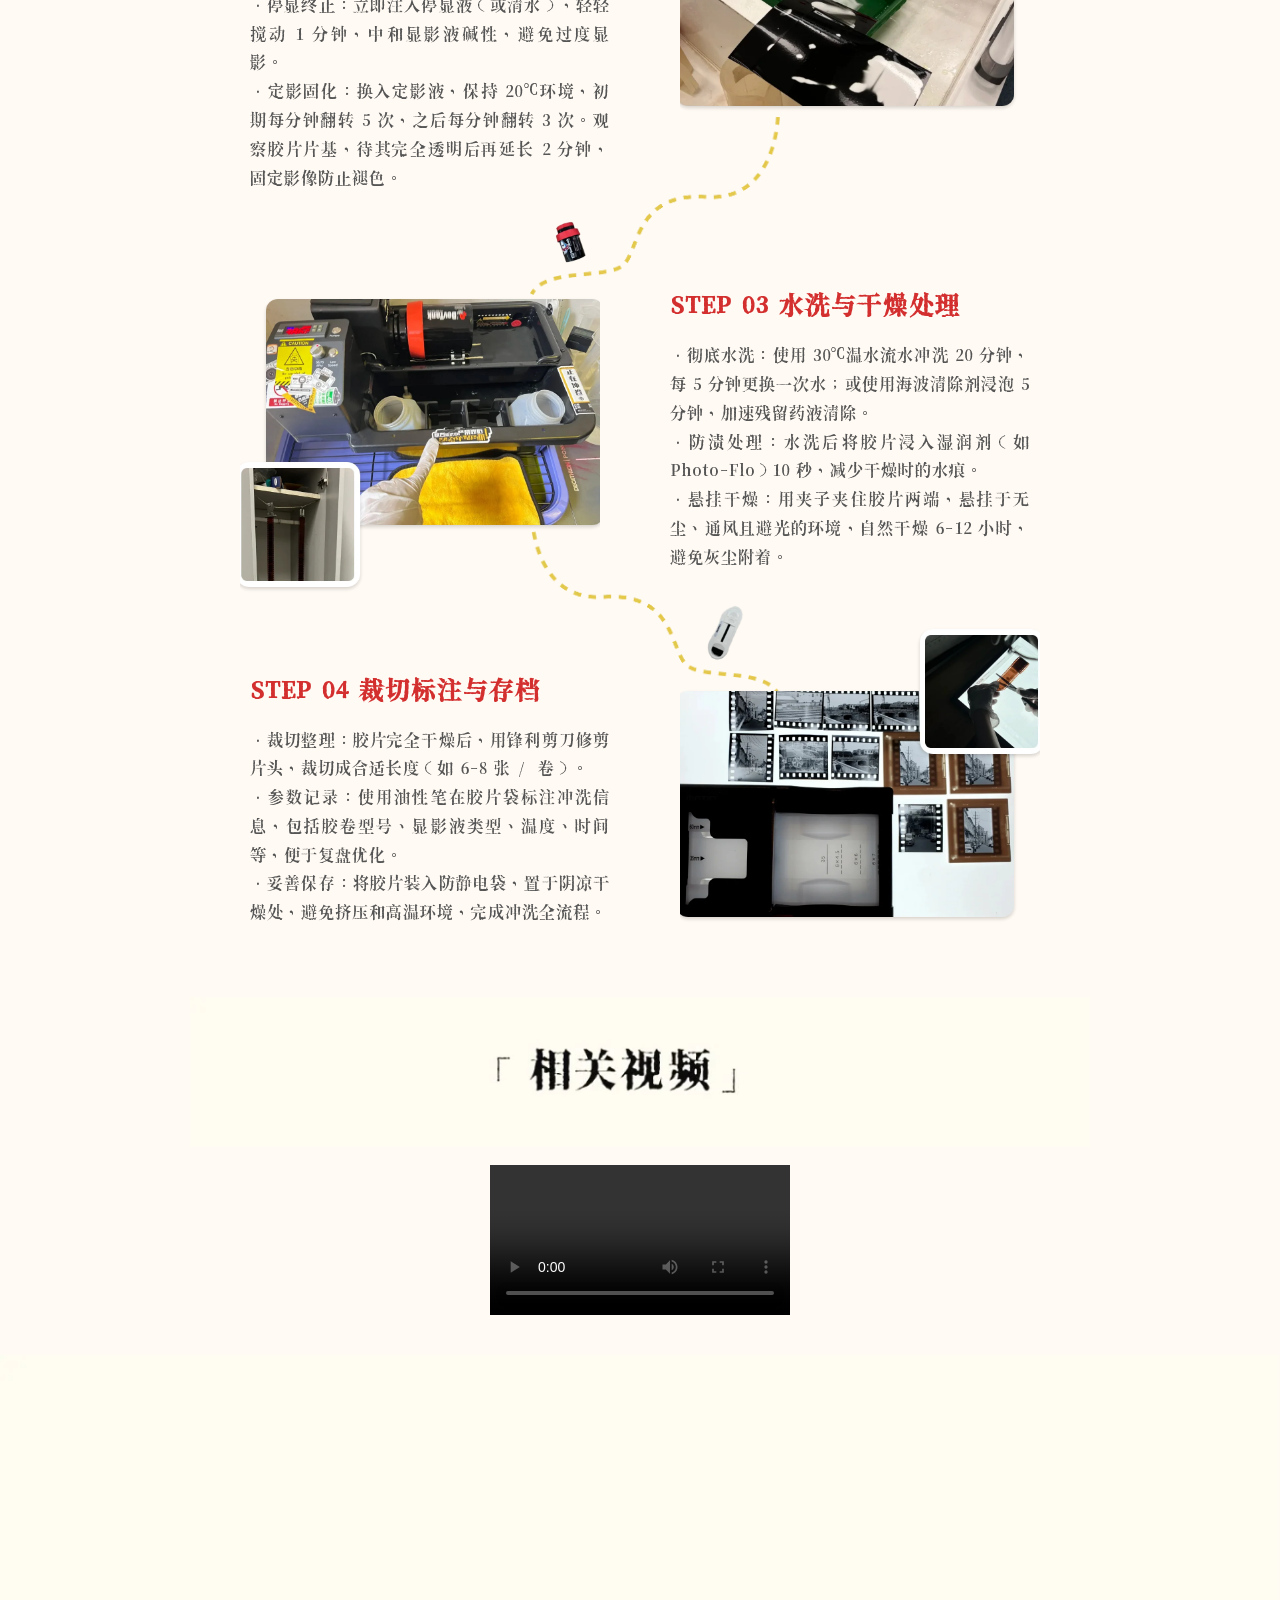
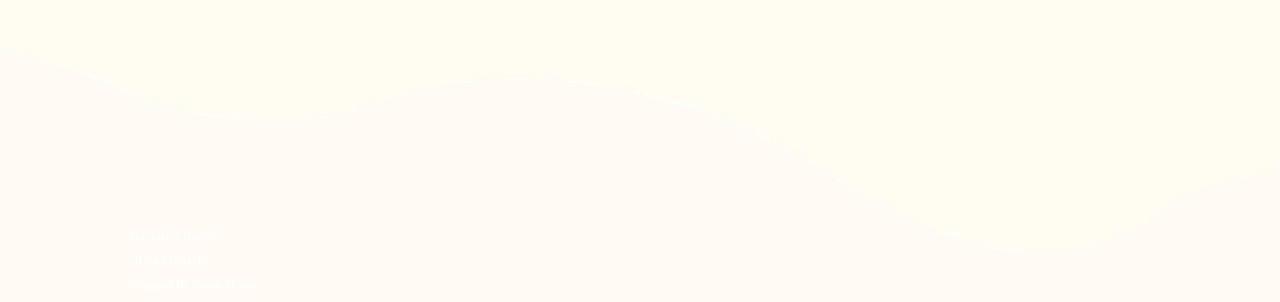
<file: Sweep/index.html>
<!DOCTYPE html>
<html lang="zh-CN">

<head>
  <meta charset="UTF-8">
  <meta name="viewport" content="width=device-width, initial-scale=1.0">
  <title>冲扫教程-菲林纪元</title>
  <!-- Swiper CSS -->
  <link rel="stylesheet" href="https://cdn.jsdelivr.net/npm/swiper@8/swiper-bundle.min.css">
  <link rel="stylesheet" href="style.css">
</head>
<style>
  .container {
    max-width: 1200px;
    margin: 0 auto;
    padding: 0px 20px;
  }

  .step-section {


    border-radius: 12px;

    overflow: hidden;
  }

  .step-content {
    display: flex;
    align-items: center;
    min-height: 400px;
  }

  .step-content.left-image {
    flex-direction: row;
  }

  .step-content.right-image {
    flex-direction: row-reverse;
  }

  .image-container {
    flex: 1;
    position: relative;
    padding: 30px;

  }

  .main-image {
    width: 100%;
    height: 300px;
    object-fit: cover;
    border-radius: 8px;

  }


  .text-content {
    flex: 1;
    padding: 40px;
  }

  .step-title {
    font-size: 24px;
    font-weight: bold;
    color: #d32f2f;
    margin-bottom: 20px;
    text-transform: uppercase;
  }

  .step-description {
    font-size: 16px;
    line-height: 1.8;
    color: #555;
    margin-bottom: 16px;
    text-align: justify;
  }

  .step-icon {
    z-index: -1;
    position: absolute;
    margin-left: 350px;

  }

  .step-icon img {
    width: 250px;
    height: auto;
    margin-top: -130px;
    margin-left: -30px;

  }
</style>

<body>
  <!-- 右上角功能区 -->
  <div class="top-right-actions-container">
    <div class="top-right-actions">
      <div href="#" class="icon-link"><img src="image/组 42.webp" alt="上传作品" class="nav-icon">上传作品</div>
      <span class="nav-separator">|</span>
      <div href="#" class="icon-link"><img src="image/组 43.webp" alt="登录/注册" class="nav-icon">登录/注册</div>
    </div>
  </div>

  <!-- 顶部导航与LOGO -->
  <div class="main-topbar">
    <div class="main-nav-left">
      <a href="#">历史长廊</a>
      <span class="nav-separator">|</span>
      <a href="../lab/index.html">模拟实验室</a>
      <span class="nav-separator">|</span>
      <div class="dropdown">
        <a href="javascript:void(0)" style="color: red;pointer-events:none;">知识仓储</a>
        <div class="dropdown-content">
          <a href="">器材种类</a>
          <a href="../pu/index.html">胶片种类</a>
          <a href="../Sweep/index.html">冲扫教程</a>
          <a href="">收藏指南</a>
        </div>
      </div>
    </div>
    <div class="main-logo">
      <a href="../index.html"><img src="image/组 44.webp" alt="LOGO"></a>
    </div>
    <div class="main-nav-right">
      <a href="../news/index.html">精选资讯</a>
      <span class="nav-separator">|</span>
      <a href="../community/index.html">菲林社区</a>
      <span class="nav-separator">|</span>
      <a href="../about/index.html">关于菲林纪元</a>
    </div>
  </div>

  <!-- 主图区域 -->
  <div class="main-hero">
    <div class="main-hero-img-wrap">
      <img src="image/减去 1.webp" alt="主图" class="main-hero-img" id="main-hero-img">
      <div class="main-hero-slogan">
        <p>Tracing back to the </p>
        <p> light - shadow</p>
        <p>moment in 1826, </p>
        <p>the history of film first</p>
        <p>glimmers.</p>
      </div>
    </div>
  </div>

  <!-- 胶片纪程区块 开始 -->
  <section class="film-history-section">
    <div class="film-history-content">
      <img src="image/组 376.webp" alt="蓝色胶卷" class="film-icon">
    </div>
    <div class="container">
      <!-- Step 01 - Left Image, Right Text -->
      <section class="step-section" style="margin-bottom: -40px;">
        <div class="step-content left-image">
          <div class="image-container">
            <img src="image/组 377.webp" alt="步骤1主图" class="main-image">

          </div>
          <div class="text-content">
            <h2 class="step-title">Step 01 黑暗环境装卷准备</h2>
            <p class="step-description">
              ·操作环境：暗房内仅开黑白胶片专用红灯（距离工作台 1.5 米以上），或使用全遮光暗袋。关闭门窗杜绝任何外部光线进入。<br>
·器材组装：双手洗净擦干，将显影罐、片轴、胶卷放入操作区域。先检查片轴螺旋槽是否顺滑，再徒手拆开胶卷包装，避免指甲刮伤乳剂面。<br>
·装卷操作：左手握住片轴中心，右手轻拉胶卷片头，沿螺旋槽缓慢卷入，确保胶卷紧密贴合且不重叠。完成后将片轴放入显影罐，旋紧盖子并检查密封圈是否完全密封，防止漏光。
            </p>
            <p class="step-description">
            
            </p>
          </div>
        </div>
        <div class="step-icon">
          <img src="image/路径 11.webp" alt="步骤图标">
          <img src="image/组 378.webp" alt="步骤图标"
            style="position: absolute; width: 70px; height: auto; margin-left: -90px;   margin-top: -40px; ">
        </div>
      </section>

      <!-- Step 02 - Left Text, Right Image -->
      <section class="step-section">
        <div class="step-content right-image">
          <div class="image-container">
            <img src="image/组 379.webp" alt="步骤2图片" class="main-image" style="margin-top: -50px;">
          </div>
          <div class="text-content">
            <h2 class="step-title">STEP 02 药液循环显影定影</h2>
            <p class="step-description">
              ·显影激活：将显影罐放入 20℃恒温水浴预热 2 分钟，快速注入显影液，同时按下计时器。前 1 分钟持续匀速搅动，之后每 30 秒翻转显影罐 5 次，确保药液均匀接触胶片。根据胶卷类型控制时间，结束后迅速倒回显影液瓶。<br>
·停显终止：立即注入停显液（或清水），轻轻搅动 1 分钟，中和显影液碱性，避免过度显影。<br>
·定影固化：换入定影液，保持 20℃环境，初期每分钟翻转 5 次，之后每分钟翻转 3 次。观察胶片片基，待其完全透明后再延长 2 分钟，固定影像防止褪色。
            </p>
            <p class="step-description">
            </p>
          </div>

        </div>
        <div class="step-icon">
          <img src="image/组 380.webp" alt="步骤图标"
            style="position: absolute; width: 70px; height: auto; margin-left: -30px;  margin-top: -40px;  ">
          <img src="image/路径 12.webp" alt="步骤图标">

        </div>
      </section>

      <!-- Step 03 - Left Image, Right Text -->
      <section class="step-section">
        <div class="step-content left-image">
          <div class="image-container">
            <img src="image/组 381.webp" alt="步骤3图片" class="main-image">
          </div>
          <div class="text-content" style="margin-top: -40px;">
            <h2 class="step-title">STEP 03 水洗与干燥处理</h2>
            <p class="step-description">
              ·彻底水洗：使用 30℃温水流水冲洗 20 分钟，每 5 分钟更换一次水；或使用海波清除剂浸泡 5 分钟，加速残留药液清除。<br>
·防渍处理：水洗后将胶片浸入湿润剂（如 Photo-Flo）10 秒，减少干燥时的水痕。<br>
·悬挂干燥：用夹子夹住胶片两端，悬挂于无尘、通风且避光的环境，自然干燥 6-12 小时，避免灰尘附着。
            </p>
            <p class="step-description">
            </p>
          </div>
        </div>
        <div class="step-icon">
          <img src="image/路径 11.webp" alt="步骤图标">
          <img src="image/组 382.webp" alt="步骤图标"
            style="position: absolute; width: 70px; height: auto; margin-left: -90px;  margin-top: -50px;  ">
        </div>
      </section>

      <!-- Step 04 - Left Text, Right Image -->
      <section class="step-section" style="margin-top: -50px;">
        <div class="step-content right-image">
          <div class="image-container">
            <img src="image/组 383.webp" alt="步骤4图片" class="main-image" style="margin-top: -40px;">
          </div>
          <div class="text-content">
            <h2 class="step-title">STEP 04 裁切标注与存档</h2>
            <p class="step-description">
              ·裁切整理：胶片完全干燥后，用锋利剪刀修剪片头，裁切成合适长度（如 6-8 张 / 卷）。<br>
·参数记录：使用油性笔在胶片袋标注冲洗信息，包括胶卷型号、显影液类型、温度、时间等，便于复盘优化。<br>
·妥善保存：将胶片装入防静电袋，置于阴凉干燥处，避免挤压和高温环境，完成冲洗全流程。
            </p>
            <p class="step-description">
              
            </p>
          </div>

        </div>

      </section>
    </div>

    <div class="film-history-content">
      <img src="image/v2.webp" alt="蓝色胶卷" class="film-icon">
      <video src="image/v.mp4" controls></video>
    </div>

  </section>
  <!-- 胶片纪程区块 结束 -->

  <!-- 页脚 -->
  <section class="footer-bg-section">
      <div class="footer-bg">
      <img src="image/70.webp" alt="" class="footer-bg-img1">
    </div>
    <div class="footer-bg-img-2">
      <img src="image/蒙版组 14.webp" alt="" class="footer-bg-img2" id="fullscreenTarget">
      <div class="footer-bg-text">
        <p>Not Just a Hobby</p>
        <p>-It's a Lifestyle</p>
        <p>Wrapped in 35mm 5Pools</p>
      </div>
    </div>
  </section>

  <!-- 返回顶部按钮 -->
  <div class="back-to-top">
    <img src="image/组 52.webp" alt="返回顶部" class="back-to-top-img">
  </div>

  <script src="https://cdn.jsdelivr.net/npm/swiper@8/swiper-bundle.min.js"></script>
  <script src="script.js"></script>

  <!-- 上传作品弹窗 -->
  <div class="upload-modal" id="uploadModal">
    <div class="upload-modal-content">
      <span class="upload-modal-close" id="uploadModalClose">&times;</span>

      <!-- 顶部标签页 -->
      <div class="upload-tabs">
        <button class="upload-tab active" data-tab="video">上传视频</button>
        <button class="upload-tab" data-tab="image">上传图文</button>
        <button class="upload-tab" data-tab="article">写长文</button>
        <div class="upload-draft">
          <svg class="draft-icon" viewBox="0 0 24 24" fill="none" stroke="currentColor" stroke-width="2">
            <path d="M14 2H6a2 2 0 0 0-2 2v16a2 2 0 0 0 2 2h12a2 2 0 0 0 2-2V8z"></path>
            <polyline points="14 2 14 8 20 8"></polyline>
            <line x1="16" y1="13" x2="8" y2="13"></line>
            <line x1="16" y1="17" x2="8" y2="17"></line>
            <polyline points="10 9 9 9 8 9"></polyline>
          </svg>
          <span>草稿箱(0)</span>
        </div>
      </div>

      <!-- 上传区域 -->
      <div class="upload-area" id="uploadArea">
        <div class="upload-icon">
          <svg viewBox="0 0 24 24" fill="none" stroke="currentColor" stroke-width="2">
            <path d="M21 15v4a2 2 0 0 1-2 2H5a2 2 0 0 1-2-2v-4"></path>
            <polyline points="17 8 12 3 7 8"></polyline>
            <line x1="12" y1="3" x2="12" y2="15"></line>
          </svg>
        </div>
        <p class="upload-hint">拖拽视频到此或点击上传</p>
        <button class="upload-btn">上传视频</button>
        <input type="file" id="fileInput" accept="video/*,image/*" hidden>
      </div>

      <!-- 底部信息 -->
      <div class="upload-info">
        <div class="upload-info-item">
          <h4>视频大小</h4>
          <p>支持时长4小时以内，<br>最大20GB的视频文件</p>
        </div>
        <div class="upload-info-item">
          <h4>视频格式</h4>
          <p>支持常用视频格式，<br>推荐使用mp4、mov</p>
        </div>
        <div class="upload-info-item">
          <h4>视频分辨率</h4>
          <p>超过1080P的视频用网页端上传画质更清晰</p>
        </div>
      </div>
    </div>
  </div>

  <script>
    // 上传弹窗功能
    document.addEventListener('DOMContentLoaded', function() {
      const uploadModal = document.getElementById('uploadModal');
      const uploadModalClose = document.getElementById('uploadModalClose');
      const uploadWorkBtn = document.querySelector('.icon-link');
      const uploadTabs = document.querySelectorAll('.upload-tab');
      const uploadArea = document.getElementById('uploadArea');
      const fileInput = document.getElementById('fileInput');

      // 打开弹窗
      if (uploadWorkBtn) {
        uploadWorkBtn.addEventListener('click', function(e) {
          e.preventDefault();
          uploadModal.style.display = 'flex';
        });
      }

      // 关闭弹窗
      uploadModalClose.addEventListener('click', function() {
        uploadModal.style.display = 'none';
      });

      // 点击背景关闭
      uploadModal.addEventListener('click', function(e) {
        if (e.target === uploadModal) {
          uploadModal.style.display = 'none';
        }
      });

      // ESC键关闭
      document.addEventListener('keydown', function(e) {
        if (e.key === 'Escape' && uploadModal.style.display === 'flex') {
          uploadModal.style.display = 'none';
        }
      });

      // 标签页切换
      uploadTabs.forEach(tab => {
        tab.addEventListener('click', function() {
          uploadTabs.forEach(t => t.classList.remove('active'));
          this.classList.add('active');

          // 根据标签更新上传区域内容
          const tabType = this.dataset.tab;
          updateUploadArea(tabType);
        });
      });

      // 更新上传区域
      function updateUploadArea(type) {
        const uploadHint = uploadArea.querySelector('.upload-hint');
        const uploadBtn = uploadArea.querySelector('.upload-btn');

        if (type === 'video') {
          uploadHint.textContent = '拖拽视频到此或点击上传';
          uploadBtn.textContent = '上传视频';
          fileInput.accept = 'video/*';
        } else if (type === 'image') {
          uploadHint.textContent = '拖拽图片到此或点击上传';
          uploadBtn.textContent = '上传图片';
          fileInput.accept = 'image/*';
        } else if (type === 'article') {
          uploadHint.textContent = '点击开始撰写长文';
          uploadBtn.textContent = '开始写作';
        }
      }

      // 点击上传按钮触发文件选择
      const uploadBtn = uploadArea.querySelector('.upload-btn');
      uploadBtn.addEventListener('click', function() {
        const activeTab = document.querySelector('.upload-tab.active');
        if (activeTab.dataset.tab !== 'article') {
          fileInput.click();
        } else {
          alert('长文编辑功能开发中...');
        }
      });

      // 文件选择处理
      fileInput.addEventListener('change', function(e) {
        if (e.target.files.length > 0) {
          alert('已选择文件: ' + e.target.files[0].name);
        }
      });

      // 拖拽上传
      uploadArea.addEventListener('dragover', function(e) {
        e.preventDefault();
        this.style.backgroundColor = '#e8e8e8';
      });

      uploadArea.addEventListener('dragleave', function(e) {
        e.preventDefault();
        this.style.backgroundColor = '#f5f5f5';
      });

      uploadArea.addEventListener('drop', function(e) {
        e.preventDefault();
        this.style.backgroundColor = '#f5f5f5';
        const files = e.dataTransfer.files;
        if (files.length > 0) {
          alert('已拖拽文件: ' + files[0].name);
        }
      });
    });
  </script>
</body>

</html>
</file>
<file: about/style.css>
@font-face {
  font-family: 'XiangCuiTypewriter';
  src: url('../font/font-1.woff2') format('woff2');
  font-weight: normal;
  font-style: normal;
}

html{
  overflow: hidden;
}


body {
  margin: 0;
  padding: 0;
  font-family: 'XiangCuiTypewriter', '微软雅黑', Arial, sans-serif;
  background: #fffaf3;
  color: #333;
}


.title-bar {
  display: flex;
  justify-content: center;
  align-items: center;
  padding: 0 10px;
  width: 100vw;
}

.title-left, .title-right {
  flex: 0 0 auto;
  margin: 0 2vw;
}

.title-left{
  /*  150% */
  transform: scale(3);
  margin-right: 4vw;
}

.title-icons {
  display: flex;
  gap: 20px;
}

.title-icon {
  width: 50px;
  height: 70px;
  object-fit: contain;
}

@keyframes slideUpFade {
  0% {
    opacity: 1;
    transform: translateY(0);
  }
  100% {
    opacity: 0;
    transform: translateY(-80px);
  }
}
/* .loading-screen.hide-animate .title-bar {
  animation: slideUpFade 0.7s cubic-bezier(.4,1.6,.6,1) forwards;
} */

.loading-screen {
  position: fixed;
  z-index: 9999;
  left: 0; top: 0; right: 0; bottom: 0;
  width: 100vw;
  height: 100vh;
  background: #fffaf3;
  display: flex;
  justify-content: center;
  align-items: center;
}

@keyframes slideUpFadeSingle {
  0% { opacity: 1; transform: translateY(0);}
  100% { opacity: 0; transform: translateY(-80px);}
}
.loading-screen.hide-animate .title-right {
  animation: slideUpFadeSingle 0.5s cubic-bezier(.4,1.6,.6,1) forwards;
}
.loading-screen.hide-animate .title-icons .title-icon {
  opacity: 1;
}
.loading-screen.hide-animate .title-icons .title-icon:nth-child(4) {
  animation: slideUpFadeSingle 0.5s 0.1s forwards;
}
.loading-screen.hide-animate .title-icons .title-icon:nth-child(3) {
  animation: slideUpFadeSingle 0.5s 0.2s forwards;
}
.loading-screen.hide-animate .title-icons .title-icon:nth-child(2) {
  animation: slideUpFadeSingle 0.5s 0.3s forwards;
}
.loading-screen.hide-animate .title-icons .title-icon:nth-child(1) {
  animation: slideUpFadeSingle 0.5s 0.4s forwards;
}

.top-right-actions {
  margin-bottom: 10px;
  margin-right: 20px;
  display: flex;
  justify-content: center;
  align-items: center;
  gap: 10px;
}

.top-right-actions-container{
  position: fixed;
  top: 12px;
  right: 16px;
  z-index: 1000;
  display: inline-block;
  background-image: url('image/login-bg.webp');
  background-size: cover;
  background-repeat: no-repeat;
  background-position: center;
  padding: 4px 16px;
  border-radius: 12px;
}

.main-topbar {
  display: flex;
  justify-content: space-between;
  align-items: center;
  padding: 40px 10% 0 10%;
  background: #fffaf3;
  max-width: 1200px;
  margin: 0 auto;
  position: relative;
}

.main-nav-left, .main-nav-right {
  display: flex;
  gap: 20px;
  align-items: center;
}

.main-nav-left a, .main-nav-right a {
  color: #333;
  text-decoration: none;
  font-size: 17px;
  transition: color 0.2s;
  white-space: nowrap;
  padding: 0 10px;
  font-weight: 600;
}

.main-nav-left a:hover, .main-nav-right a:hover {
  color: #bfa14a;
}

.main-logo {
  text-align: center;
  position: absolute;
  left: 50%;
  transform: translateX(-50%);
  z-index: 10;
  top: -10px;
  margin-top: 15px;
}

.main-logo img {
  width: 130px;
  height: auto;
}

.main-title, .main-subtitle {
  display: none;
}

.main-title {
  font-size: 26px;
  font-weight: normal;
  color: #333;
  letter-spacing: 1px;
}

.main-subtitle {
  font-size: 12px;
  color: #bfa14a;
  margin-top: 0;
}

.upload-btn {
  background: transparent;
  border: 1px solid #999;
  color: #333 !important;
  border-radius: 20px;
  padding: 4px 15px;
  font-size: 14px;
  cursor: pointer;
  transition: all 0.2s;
  text-decoration: none;
  display: inline-block;
}

.upload-btn:hover {
  background: #f5f5f5;
  border-color: #666;
}

.main-hero {
  display: flex;
  justify-content: center;
  margin-top: 50px;
}

.main-hero-img-wrap {
  position: relative;
  width: 80%;
  max-width: 1200px;
}

.main-hero-img {
  width: 100%;
  border-radius: 0;
  box-shadow: none;
  transition: opacity 0.8s;
  opacity: 1;
}

.main-hero-img.fade {
  opacity: 0;
}

.main-hero-slogan {
  position: absolute;
  top: 200px;
  right: 60px;
  color: #fff;
  font-size: 20px;
  text-align: right;
  line-height: 1.6;
  text-shadow: 0 1px 4px rgba(0,0,0,0.5);
}

.main-hero-polaroids {
  position: absolute;
  left: -165px;
  bottom: -60px;
  display: flex;
  gap: 0;
}

.polaroid {
  width: 180px;
  border-radius: 10px;
  padding: 6px;
}

.polaroid1 {
  transform: rotate(-8deg);
  z-index: 2;
  position: relative;
  right: -90px;
}

.polaroid2 {
  transform: rotate(7deg);
  z-index: 9;
}

.main-hero-count {
  position: absolute;
  bottom: 20px;
  right: 20px;
  color: #fff;
  font-size: 20px;
  padding: 8px 25px;
  border-radius: 4px;
  letter-spacing: 1px;
}

.main-hero-count-num {
  color: #ff3b30;
  font-size: 26px;
  font-weight: normal;
}

@media (max-width: 900px) {
  .top-right-actions {
    position: static;
    justify-content: center;
    margin-top: 10px;
  }
  
  .main-topbar {
    flex-direction: column;
    gap: 15px;
    padding: 15px 10px 0 10px;
  }
  .main-hero-img-wrap {
    width: 100%;
  }
  .main-hero-slogan {
    top: 60px;
    right: 20px;
    font-size: 16px;
  }
  .main-hero-polaroids {
    right: 10px;
    bottom: -40px;
  }
  .polaroid {
    width: 100px;
  }
  .polaroid1 {
    right: -20px;
  }
}

.nav-separator {
  color: #999;
  margin: 0;
  font-size: 14px;
}

.icon-link {
  display: flex;
  align-items: center;
  gap: 5px;
}

.nav-icon {
  width: 18px;
  height: 18px;
  object-fit: contain;
}

#main-content {
  position: relative;
}

/* 自定义滚动条样式 */
::-webkit-scrollbar {
  width: 8px;
  height: 8px;
}

::-webkit-scrollbar-track {
  background: #f5f1e8;
  border-radius: 10px;
}

::-webkit-scrollbar-thumb {
  background: #bfa14a;
  border-radius: 10px;
  transition: all 0.3s ease;
}

::-webkit-scrollbar-thumb:hover {
  background: #a08a3a;
}

/* Firefox 滚动条 */
* {
  scrollbar-width: thin;
  scrollbar-color: #bfa14a #f5f1e8;
}

/* 确保页面始终有滚动条，避免页面跳动 */
html {
  overflow-y: scroll;
}

.about {
  padding: 80px 10% 60px;
  background: #fffaf3;
  max-width: 1200px;
  margin: 0 auto;
}

.about h2 {
  font-size: 32px;
  color: #333;
  margin-bottom: 40px;
  font-weight: normal;
  position: relative;
  display: inline-block;
}

.about h2:after {
  content: '';
  position: absolute;
  bottom: -10px;
  left: 0;
  width: 40px;
  height: 2px;
  background: #bfa14a;
}

.about-content {
  display: flex;
  justify-content: space-between;
  align-items: flex-start;
  gap: 40px;
}

.about-text {
  flex: 0 0 50%;
  line-height: 2;
  color: #333;
  font-size: 21px;
  letter-spacing: 1px;
}

.about-text p {
  margin-bottom: 20px;
  text-align: justify;
  text-indent: 2em;
}

.about-image {
  flex: 0 0 50%;
  margin-top: -35px;
}

.about-image img {
  width: 100%;
  height: auto;
  border-radius: 8px;
  object-fit: cover;
}

@media (max-width: 768px) {
  .about {
    padding: 40px 20px;
  }
  
  .about h2 {
    font-size: 24px;
    margin-bottom: 30px;
  }
  
  .about-content {
    flex-direction: column;
    gap: 30px;
  }
  
  .about-text, .about-image {
    flex: none;
    width: 100%;
  }
}

.activity {
  padding: 80px 10% 60px;
  max-width: 1200px;
  margin: 0 auto;
  position: relative;
}

.activity-header {
  text-align: center;
  margin-bottom: 60px;
}

.activity-title {
  display: inline-flex;
  align-items: center;
  position: relative;
}

.title-with-brackets {
  display: flex;
  flex-direction: column;
  align-items: center;
  position: relative;
  padding: 30px;
}

.title-content {
  display: flex;
  flex-direction: column;
  align-items: center;
  margin: 10px 30px;
  position: relative;
}

.bracket-left, .bracket-right {
  font-size: 32px;
  color: #333;
  font-weight: lighter;
  position: absolute;
  transform: scale(1.2, 1.5);
}

.bracket-left {
  top: 0;
  left: 0;
  transform-origin: left top;
}

.bracket-right {
  bottom: 0;
  right: 0;
  transform-origin: right bottom;
}

.activity-title h2 {
  font-size: 32px;
  color: #333;
  margin: 0;
  font-weight: normal;
  text-align: center;
  line-height: 1.3;
}

.title-line {
  margin: 15px 0;
  color: #333;
  font-size: 24px;
}

.activity-subtitle {
  font-size: 24px;
  color: #666;
  margin-top: 5px;
}

.activity-content {
  position: relative;
  width: 100%;
  height: 600px;
  overflow: hidden;
  border-radius: 10px;
}

.activity-bg {
  position: absolute;
  top: 0;
  left: 0;
  width: 100%;
  height: 100%;
}

.bg-image {
  width: 100%;
  height: 100%;
  object-fit: cover;
}

.activity-main {
  position: relative;
  z-index: 1;
  width: 100%;
  height: 100%;
}

.activity-numbers {
  position: absolute;
  left: 40px;
  top: 25%;
  transform: translateY(-50%);
  display: flex;
  flex-direction: column;
  gap: 20px;
  z-index: 2;
}

.nav-image {
  width: 40px;
  height: 40px;
  object-fit: contain;
  cursor: pointer;
  transition: all 0.3s ease;
  opacity: 0.5;
  border-radius: 50%;
  position: relative;
}

.nav-image:hover {
  transform: scale(1.1);
  opacity: 0.8;
  box-shadow: 0 0 8px rgba(255, 255, 255, 0.5);
}

.nav-image.active {
  filter: brightness(1.5) contrast(1.2);
  opacity: 1;
  transform: scale(1.2);
  box-shadow: 0 0 15px rgba(255, 255, 255, 0.8);
}

.nav-image.active::after {
  content: '';
  position: absolute;
  top: 50%;
  left: -15px;
  width: 10px;
  height: 10px;
  background-color: #fff;
  border-radius: 50%;
  transform: translateY(-50%);
  box-shadow: 0 0 8px #fff;
}

.activity-slide {
  position: absolute;
  width: 100%;
  height: 100%;
  opacity: 0;
  visibility: hidden;
  transition: opacity 0.6s ease, visibility 0.6s ease;
  display: flex;
  align-items: center;
  justify-content: center;
}

.activity-slide.active {
  opacity: 1;
  visibility: visible;
}

.number {
  font-size: 24px;
  color: #333;
  text-align: center;
}

.activity-images {
  position: relative;
  width: 100%;
  height: 100%;
}

.activity-poster {
  position: absolute;
  width: 350px;
  left: 56%;
  top: 50%;
  transform: translate(-80%, -50%);
  z-index: 2;
  transition: transform 0.6s cubic-bezier(0.175, 0.885, 0.32, 1.275), opacity 0.6s ease;
  opacity: 0;
  transform: translate(-80%, -50%) scale(0.9);
}

.activity-text-image {
  position: absolute;
  width: 450px;
  right: 0;
  top: 70%;
  transform: translateY(-50%);
  z-index: 1;
  transition: transform 0.6s cubic-bezier(0.175, 0.885, 0.32, 1.275) 0.2s, opacity 0.6s ease 0.2s;
  opacity: 0;
  transform: translateY(-50%) translateX(40px);
}

.activity-text {
  width: 55%;
  margin-top: 100px;
  margin-left: -5vw;
  color: #333;
  background: rgba(255, 255, 255, 0.9);
  padding: 30px;
  border-radius: 8px;
}

.activity-text h3 {
  font-size: 24px;
  color: #ff3b30;
  margin: 0 0 20px 0;
  font-weight: normal;
}

.activity-text p {
  font-size: 16px;
  line-height: 1.8;
  margin-bottom: 20px;
}

.activity-decorations {
  position: absolute;
  width: 100%;
  height: 100%;
  pointer-events: none;
}

.camera-decoration {
  position: absolute;
  width: 80px;
  height: auto;
}

.camera-top-right {
  top: -20px;
  right: -20px;
}

.camera-bottom-left {
  bottom: -20px;
  left: -20px;
}

.activity-corner-decoration {
  position: absolute;
  top: -50px;
  left: -150px;
  width: 120px;
  height: 120px;
  z-index: 1;
}

.corner-image {
  width: 300%;
  height: 300%;
  object-fit: contain;
}

.activity-logo-top-right,
.activity-logo-bottom-left {
  position: absolute;
  width: 150px;
  height: 150px;
  z-index: 2;
}

.activity-logo-top-right {
  top: 200px;
  right: 0;
}

.activity-logo-bottom-left {
  bottom: -100px;
  left: 20px;
  transform: rotate(180deg);
}

.corner-logo {
  width: 100%;
  height: 100%;
  object-fit: contain;
}

@media (max-width: 1200px) {
  .activity-poster {
    width: 350px;
  }
  
  .activity-text-image {
    width: 450px;
  }
}

@media (max-width: 768px) {
  .activity {
    padding: 40px 20px;
  }

  .activity-content {
    height: 500px;
  }

  .activity-numbers {
    left: 20px;
    gap: 15px;
  }

  .nav-image {
    width: 40px;
    height: 40px;
  }

  .activity-poster {
    width: 300px;
    transform: translate(-60%, -50%);
  }

  .activity-text-image {
    width: 350px;
    right: 5%;
  }

  .activity-text {
    width: 100%;
    padding: 20px;
  }

  .activity-text h3 {
    font-size: 20px;
  }

  .activity-text p {
    font-size: 14px;
  }

  .camera-decoration {
    width: 50px;
  }

  .activity-title h2 {
    font-size: 24px;
  }
  
  .activity-subtitle {
    font-size: 18px;
  }
  
  .title-with-brackets {
    padding: 20px;
  }
  
  .title-content {
    margin: 10px 20px;
  }
  
  .bracket-left, .bracket-right {
    font-size: 24px;
  }
  
  .title-line {
    margin: 10px 0;
    font-size: 20px;
  }

  .activity-corner-decoration {
    width: 80px;
    height: 80px;
    top: -10px;
    left: -10px;
  }

  .activity-logo-top-right,
  .activity-logo-bottom-left {
    width: 60px;
    height: 60px;
  }

  .activity-logo-top-right {
    top: 20px;
    right: 20px;
  }

  .activity-logo-bottom-left {
    bottom: 20px;
    left: 20px;
  }
}

.knowledge {
  position: relative;
  overflow: hidden;
}

.knowledge-bg {
  position: absolute;
  top: 0;
  left: 0;
  width: 100%;
  height: 100%;
  z-index: 0;
}

.knowledge-bg .bg-image {
  width: 100%;
  height: 100%;
  object-fit: cover;
}

.knowledge-corner-decoration {
  position: absolute;
  top: 23vh;
  right: 25vh;
  width: 150px;
  height: 150px;
  z-index: 9;
}

.knowledge-corner-decoration .corner-image {
  width: 100%;
  height: 100%;
  object-fit: contain;
}

.knowledge-header {
  position: relative;
  z-index: 2;
  text-align: center;
  margin-bottom: 80px;
}

.knowledge-title {
  display: inline-flex;
  align-items: center;
  position: relative;
}

.knowledge-subtitle {
  font-size: 24px;
  color: #666;
  margin-top: 5px;
}

.knowledge-content {
  margin: 0;
  position: relative;
  z-index: 2;
  width: 100%;
  padding: 80px 0;
}

.knowledge-grid {
  display: grid;
  grid-template-columns: repeat(4, 1fr);
  gap: 30px;
  max-width: 1000px;
  margin: 0 auto;
}

.knowledge-item {
  position: relative;
  text-align: center;
  transition: transform 0.3s;
  cursor: pointer;
}

.knowledge-item:hover {
  transform: translateY(-10px);
}

.knowledge-item img {
  width: 100%;
  height: 100%;
  object-fit: cover;
  border-radius: 10px;
  box-shadow: 0 4px 12px rgba(0,0,0,0.1);
}

.knowledge-item p {
  margin-top: 15px;
  font-size: 18px;
  color: #333;
}

@media (max-width: 1024px) {

  .knowledge-grid {
    grid-template-columns: repeat(2, 1fr);
    gap: 20px;
  }

  .knowledge-item img {
    height: 160px;
  }
}

@media (max-width: 768px) {

  .knowledge-header {
    margin-bottom: 40px;
  }

  .knowledge-item p {
    font-size: 16px;
  }

  .knowledge-item img {
    height: 140px;
  }

  .knowledge-corner-decoration {
    width: 100px;
    height: 100px;
    right: -20px;
  }
}

@media (max-width: 480px) {
  .knowledge-grid {
    grid-template-columns: 1fr;
    gap: 15px;
  }

  .knowledge-item img {
    height: 180px;
  }
}

.community {
  padding: 0;
  max-width: 1200px;
  margin: 100px auto;
  position: relative;
}

.community-logo {
  position: absolute;
  top: 40px;
  left: 30%;
  transform: translateX(-50%);
  width: 80px;
  height: 80px;
  z-index: 2;
}

.community-logo .logo-image {
  width: 150%;
  height: 150%;
  object-fit: contain;
}

.community-content {
  position: relative;
}

.community-title {
  margin-bottom: 30px;
  width: 100%;
  display: flex;
  justify-content: center;
}

.community-bg {
  position: relative;
  width: 100%;
  height: 400px;
  overflow: hidden;
  border-radius: 10px;
}

.community-bg .bg-image {
  width: 100%;
  height: 100%;
  object-fit: cover;
}

.community-text {
  position: absolute;
  top: 0;
  left: 20vw;
  color: #fff;
  font-size: 18px;
  line-height: 2;
  text-align: left;
  z-index: 2;
  text-shadow: 0 2px 4px rgba(0,0,0,0.3);
}

.community-images {
  display: flex;
  flex-direction: column;
  gap: 20px;
  z-index: 2;
}

.community-img1 {
  width: 280px;
  object-fit: cover;
  border-radius: 8px;
  position: absolute;
  top: 40%;
  left: 45vw;
  transform: translateY(-50%);
  z-index: 2;
}

.community-img2 {
  width: 280px;
  object-fit: cover;
  border-radius: 8px;
  position: absolute;
  top: 60%;
  left: 60vw;
  transform: translateY(-50%);
  z-index: 2;
}

.community-img3 {
  width: 250px;
  object-fit: cover;
  border-radius: 8px;
  position: absolute;
  top: 90%;
  left: 18vw;
  transform: translateY(-50%);
  z-index: 2;
}

@media (min-width: 1441px) {
  .community-text {
    left: 25%;
  }
  .community-img1 {
    left: 45%;
  }
  .community-img2 {
    left: 60%;
  }
  .community-img3 {
    left: 22%;
  }
}

@media (max-width: 1440px) {
  .community-text {
    left: 20%;
  }
  .community-img1 {
    left: 40%;
  }
  .community-img2 {
    left: 55%;
  }
  .community-img3 {
    left: 18%;
  }
}

@media (max-width: 1024px) {
  .community-text {
    left: 15%;
  }
  .community-img1 {
    left: 35%;
    width: 250px;
  }
  .community-img2 {
    left: 50%;
    width: 250px;
  }
  .community-img3 {
    left: 15%;
    width: 220px;
  }
}

@media (max-width: 768px) {
  .community {
    margin: 60px auto;
    padding: 0 20px;
  }

  .community-bg {
    height: 600px;
  }

  .community-text {
    left: 10%;
    font-size: 16px;
  }

  .community-img1 {
    left: 30%;
    width: 220px;
    height: 140px;
  }

  .community-img2 {
    left: 45%;
    width: 220px;
    height: 140px;
  }

  .community-img3 {
    left: 10%;
    width: 200px;
  }
}

@media (max-width: 480px) {
  .community-bg {
    height: 700px;
  }

  .community-text {
    left: 5%;
    right: 5%;
    width: 90%;
    font-size: 14px;
  }

  .community-img1 {
    left: 50%;
    transform: translate(-50%, -50%);
    width: 200px;
    height: 120px;
  }

  .community-img2 {
    left: 50%;
    transform: translate(-50%, -50%);
    width: 200px;
    height: 120px;
    top: 65%;
  }

  .community-img3 {
    left: 50%;
    transform: translate(-50%, -50%);
    width: 180px;
  }
}

.history {
  position: relative;
  width: 100%;
  margin: 0;
  padding: 0;
}

.history-title {
  margin-bottom: 0;
  width: 100%;
  display: flex;
  justify-content: center;
  padding: 80px 0 40px;
}

.history-timeline {
  position: relative;
  width: 100%;
  height: 600px;
  overflow: hidden;
}

.history-bg {
  position: absolute;
  width: 100%;
  height: 100%;
  z-index: 1;
}

.history-bg img {
  width: 100%;
  height: 100%;
  object-fit: cover;
}

.history-swiper {
  position: relative;
  width: 100%;
  height: 100%;
  z-index: 2;
  padding: 60px 0;
}

.timeline-item {
  border-radius: 15px;
  padding: 40px;
  width: 60%;
  margin: 0 auto;
  margin-top: -17vh;
  display: flex;
  gap: 40px;
  align-items: center;
}

.timeline-content {
  flex: 1;
  text-align: left;
}

.timeline-year {
  font-size: 48px;
  font-weight: bold;
  color: #C42020;
  margin-bottom: 20px;
}

.timeline-content h3 {
  font-size: 18px;
  line-height: 1.6;
  margin-bottom: 0;
  color: #333;
}

.timeline-image {
  flex: 1;
  width: 100%;
}

.timeline-image img {
  width: 100%;
  height: 300px;
  object-fit: cover;
  border-radius: 10px;
}

.timeline-points {
  position: absolute;
  bottom: 15vh;
  left: 50%;
  transform: translateX(-50%);
  display: flex;
  align-items: center;
  gap: 0;
  z-index: 3;
  width: 80%;
  max-width: 1000px;
  padding: 0;
  background: none;
}

.point {
  width: 8px;
  height: 8px;
  background: #333;
  border-radius: 50%;
  cursor: pointer;
  position: relative;
  transition: all 0.3s ease;
  margin: 0;
  flex: 1;
}

.point::before {
  content: attr(data-year);
  position: absolute;
  top: -25px;
  left: 50%;
  transform: translateX(-50%);
  color: #fff;
  font-size: 14px;
  white-space: nowrap;
  text-shadow: 0 1px 3px rgba(0,0,0,0.5);
}

.history-title-img-img{
  position: absolute;
  top: 7vh;
  right: 25vw;
  z-index: 1;
}

.history-title-img-img{
  width: 10%;
  object-fit: cover;
}

.point::after {
  content: '';
  position: absolute;
  left: 0;
  top: 50%;
  transform: translateY(-50%);
  width: 100%;
  height: 1px;
  border-top: 1px dashed #fff;
  z-index: -1;
}

.point.active {
  width: 12px;
  height: 12px;
  background: #C42020;
  box-shadow: 0 0 10px rgba(196, 32, 32, 0.5);
}

.point.active::before {
  color: #fff;
  font-weight: bold;
  font-size: 16px;
  text-shadow: 0 0 10px rgba(255, 255, 255, 0.5);
}

@media screen and (max-width: 768px) {
  .timeline-points {
    width: 90%;
    bottom: 10vh;
  }
  
  .point::before {
    font-size: 12px;
  }
}

@media screen and (max-width: 480px) {
  .timeline-points {
    width: 95%;
  }
}

/* 导航按钮样式 */
.swiper-button-prev,
.swiper-button-next {
  width: 50px;
  height: 50px;
  background: rgba(255, 255, 255, 0.8);
  border-radius: 50%;
  color: #333;
  margin-top: -25px;
}

.swiper-button-prev:after,
.swiper-button-next:after {
  font-size: 24px;
  font-weight: bold;
}

.swiper-button-prev:hover,
.swiper-button-next:hover {
  background: #fff;
  box-shadow: 0 0 15px rgba(255, 255, 255, 0.5);
}

/* 确保Swiper容器正确显示 */
.history-swiper.swiper {
  width: 100%;
  height: 100%;
}

.swiper-wrapper {
  width: 100%;
  height: 100%;
  display: flex;
  align-items: center;
}

.swiper-slide {
  width: 100%;
  display: flex;
  justify-content: center;
  align-items: center;
  opacity: 0;
  transition: opacity 0.5s ease;
}

.swiper-slide-active {
  opacity: 1;
}

@media screen and (max-width: 768px) {
  .timeline-item {
    flex-direction: column;
    padding: 20px;
    width: 80%;
  }
  
  .timeline-content {
    text-align: center;
  }
  
  .timeline-image img {
    height: 200px;
  }
  
  .timeline-points {
    gap: 40px;
    padding: 15px 30px;
  }
}

@media screen and (max-width: 480px) {
  .timeline-points {
    gap: 20px;
    padding: 10px 20px;
  }
}

.footer-logo{
  height: 400px;
  margin-top: 300px;
  transform: scale(1.5);
  display: flex;
  justify-content: center;
  align-items: center;
}

.footer-logo-img{
  width: 10%;
  object-fit: cover;
}

.footer-bg-img1{
  width: 100%;
  object-fit: cover;
}

.footer-bg-img2{
  width: 100%;
  height: 100%;
  object-fit: cover;
  margin-top: -1000px;
}

.footer-bg-img-2{
  position: relative;
  z-index: -1;
}
.footer-bg-section{
    background-image: url('image/蒙版组 14.webp');
  background-attachment: fixed;
  background-size: cover;
  background-position: center;
  background-repeat: no-repeat;
}

.footer-bg-text{
  position: absolute;
  font-size: 20px;
  top: 10%;
  left: 15%;
  transform: translate(-50%, -50%);
  color: #fff;
}
@media (max-width: 768px) {
  .footer {
    height: 200px;
  }
  
  .footer-logo {
    width: 120px;
    height: 120px;
  }
}

.back-to-top {
  position: fixed;
  z-index: 9999999;
  bottom: 200px;
  right: 60px;
  width: 100px;
  height: 100px;
  cursor: pointer;
  opacity: 0;
  visibility: hidden;
  transition: all 0.3s ease;
  color: #000;
}

.back-to-top.show {
  opacity: 1;
  visibility: visible;
}

.back-to-top:hover {
  transform: translateY(-5px);
}

.back-to-top-img {
  width: 100%;
  height: 100%;
  object-fit: contain;
}

/* 上传作品弹窗样式 */
.upload-modal {
  display: none;
  position: fixed;
  top: 0;
  left: 0;
  width: 100%;
  height: 100%;
  background: rgba(0, 0, 0, 0.6);
  z-index: 10000;
  justify-content: center;
  align-items: center;
  animation: fadeIn 0.3s ease;
}

@keyframes fadeIn {
  from { opacity: 0; }
  to { opacity: 1; }
}

.upload-modal-content {
  background: #fff;
  border-radius: 12px;
  width: 90%;
  max-width: 800px;
  max-height: 90vh;
  overflow-y: auto;
  position: relative;
  padding: 30px;
  box-shadow: 0 10px 40px rgba(0, 0, 0, 0.3);
}

.upload-modal-close {
  position: absolute;
  top: 0px;
  right: 20px;
  font-size: 28px;
  color: #999;
  cursor: pointer;
  transition: color 0.3s;
  z-index: 10;
}

.upload-modal-close:hover {
  color: #333;
}

/* 标签页样式 */
.upload-tabs {
  display: flex;
  align-items: center;
  margin-bottom: 25px;
  border-bottom: 1px solid #eee;
  padding-bottom: 15px;
}

.upload-tab {
  background: #f5f5f5;
  border: none;
  font-size: 16px;
  color: #666;
  cursor: pointer;
  padding: 10px 24px;
  margin-right: 10px;
  transition: all 0.3s;
  position: relative;
  font-weight: 500;
  border-radius: 20px;
}

.upload-tab:hover {
  color: #333;
  background: #e8e8e8;
}

.upload-tab.active {
  color: #333;
  font-weight: 600;
  background: #e8e8e8;
}

.upload-draft {
  margin-left: auto;
  color: #666;
  font-size: 14px;
  cursor: pointer;
  display: flex;
  align-items: center;
  gap: 5px;
  background: #f5f5f5;
  padding: 10px 20px;
  border-radius: 20px;
  transition: all 0.3s;
}

.upload-draft:hover {
  color: #333;
  background: #e8e8e8;
}

.draft-icon {
  width: 16px;
  height: 16px;
}

/* 上传区域样式 */
.upload-area {
  background: #f5f5f5;
  border-radius: 8px;
  padding: 60px 40px;
  text-align: center;
  border: 2px dashed #ddd;
  transition: all 0.3s;
  cursor: pointer;
}

.upload-area:hover {
  background: #e8e8e8;
  border-color: #ccc;
}

.upload-icon {
  width: 80px;
  height: 80px;
  margin: 0 auto 20px;
  color: #ccc;
}

.upload-icon svg {
  width: 100%;
  height: 100%;
}

.upload-hint {
  font-size: 14px;
  color: #666;
  margin-bottom: 20px;
}

.upload-btn {
  background: #ff2442;
  color: #fff;
  border: none;
  padding: 12px 35px;
  border-radius: 25px;
  font-size: 14px;
  cursor: pointer;
  transition: all 0.3s;
}

.upload-btn:hover {
  background: #e0203c;
  transform: translateY(-2px);
  box-shadow: 0 4px 12px rgba(255, 36, 66, 0.3);
}

/* 底部信息样式 */
.upload-info {
  display: flex;
  justify-content: space-around;
  margin-top: 30px;
  padding-top: 25px;
  border-top: 1px solid #eee;
}

.upload-info-item {
  text-align: left;
  flex: 1;
}

.upload-info-item h4 {
  font-size: 14px;
  color: #333;
  margin-bottom: 8px;
  font-weight: 600;
}

.upload-info-item p {
  font-size: 12px;
  color: #999;
  line-height: 1.6;
}

/* 响应式适配 */
@media (max-width: 768px) {
  .upload-modal-content {
    width: 95%;
    padding: 20px;
  }

  .upload-tabs {
    flex-wrap: wrap;
  }

  .upload-tab {
    font-size: 14px;
    padding: 6px 12px;
  }

  .upload-area {
    padding: 40px 20px;
  }

  .upload-icon {
    width: 60px;
    height: 60px;
  }

  .upload-info {
    flex-direction: column;
    gap: 15px;
  }
}

.fullscreen-overlay {
  position: fixed;
  top: 0;
  left: 0;
  width: 100%;
  height: 100%;
  background: rgba(0, 0, 0, 0);
  display: flex;
  justify-content: center;
  align-items: center;
  z-index: 9999;
  overflow-y: auto;
  opacity: 0;
  visibility: hidden;
  transition: background 0.5s ease, opacity 0.5s ease, visibility 0.5s ease;
}

.fullscreen-overlay.show {
  background: rgba(0, 0, 0, 0.9);
  opacity: 1;
  visibility: visible;
}

.overlay-content {
  width: 100%;
  height: 100%;
  display: flex;
  flex-direction: column;
  justify-content: center;
  align-items: center;
  padding: 40px 20px;
  box-sizing: border-box;
}

.overlay-content img {
  max-width: 80%;
  max-height: 50%;
  margin-bottom: 40px;
  border-radius: 10px;
  box-shadow: 0 5px 15px rgba(0, 0, 0, 0.3);
  transform: translateY(50px);
  opacity: 0;
  transition: transform 0.8s cubic-bezier(0.165, 0.84, 0.44, 1), opacity 0.8s ease;
}

.fullscreen-overlay.show .overlay-content img {
  transform: translateY(0);
  opacity: 1;
}

.overlay-text {
  color: #fff;
  font-size: 18px;
  line-height: 1.8;
  max-width: 800px;
  text-align: center;
  margin: 0 auto;
  text-shadow: 0 1px 3px rgba(0, 0, 0, 0.5);
  transform: translateY(30px);
  opacity: 0;
  transition: transform 0.8s cubic-bezier(0.165, 0.84, 0.44, 1) 0.2s, opacity 0.8s ease 0.2s;
}

.fullscreen-overlay.show .overlay-text {
  transform: translateY(0);
  opacity: 1;
}

@media screen and (max-width: 768px) {
  .overlay-content img {
    max-width: 90%;
    max-height: 40%;
  }
  
  .overlay-text {
    font-size: 16px;
    max-width: 90%;
  }
}

.nav-image.clicked {
  animation: pulse 0.3s ease-out;
}

@keyframes pulse {
  0% {
    transform: scale(1.2);
    box-shadow: 0 0 0 0 rgba(255, 255, 255, 0.7);
  }
  70% {
    transform: scale(1.3);
    box-shadow: 0 0 0 10px rgba(255, 255, 255, 0);
  }
  100% {
    transform: scale(1.2);
    box-shadow: 0 0 0 0 rgba(255, 255, 255, 0);
  }
}

/* 增强活动内容的过渡效果 */
.activity-poster {
  transition: transform 0.6s cubic-bezier(0.175, 0.885, 0.32, 1.275), opacity 0.6s ease;
  opacity: 0;
  transform: translate(-80%, -50%) scale(0.9);
}

.activity-text-image {
  transition: transform 0.6s cubic-bezier(0.175, 0.885, 0.32, 1.275) 0.2s, opacity 0.6s ease 0.2s;
  opacity: 0;
  transform: translateY(-50%) translateX(40px);
}

.activity-slide.active .activity-poster {
  opacity: 1;
  transform: translate(-80%, -50%) scale(1);
}

.activity-slide.active .activity-text-image {
  opacity: 1;
  transform: translateY(-50%) translateX(0);
}


/* Lab Page Specific Styles */
.lab-container {
  text-align: center;
  padding: 50px 20px;
  display: flex;
  flex-direction: column;
  align-items: center;
  gap: 20px; /* space between elements */
}

.lab-header {
  display: flex;
  align-items: center;
  justify-content: center;
  gap: 40px;
}

.lab-title {
  font-size: 2.5rem;
  font-weight: bold;
  color: #333;
}

.header-icon {
  width: 60px;
  height: auto;
}

.lab-subtitle {
  font-size: 1.5rem;
  color: #555;
  margin-top: 0;
  margin-bottom: 30px;
}

.lab-main-image-container {
  width: 100%;
  max-width: 800px;
}

.lab-main-image {
  width: 100%;
  border-radius: 20px;
  box-shadow: 0 10px 30px rgba(0,0,0,0.1);
} 

/* 树顶实验室页面样式 */
.lab-content-section {
  width: 100%;
  margin: 600px auto;
  padding: 0 20px;
  display: inline;
  gap: 40px;
  align-items: flex-start;
}

.lab-image-container {
  flex: 1;
  position: relative;
  overflow: hidden;
  border-radius: 16px;
}


.lab-image {
  width: 50%;
  height: auto;
  display: block;
  margin: 0 auto;
}

/* 响应式设计 */
@media (max-width: 768px) {
  .lab-content-section {
    flex-direction: column;
    gap: 30px;
    margin: 40px auto;
    padding: 0 15px;
  }
  
  .lab-image-container {
    border-radius: 12px;
  }
}

@media (max-width: 480px) {
  .lab-content-section {
    margin: 30px auto;
    gap: 20px;
  }
  
  .lab-image-container {
    border-radius: 8px;
  }
} 
@font-face {
  font-family: 'XiangCuiTypewriter';
  src: url('../font/font-1.woff2') format('woff2');
  font-weight: normal;
  font-style: normal;
}

html{
  overflow: hidden;
}


body {
  margin: 0;
  padding: 0;
  font-family: 'XiangCuiTypewriter', '微软雅黑', Arial, sans-serif;
  background: #fffaf3;
  color: #333;
}


.title-bar {
  display: flex;
  justify-content: center;
  align-items: center;
  padding: 0 10px;
  width: 100vw;
}

.title-left, .title-right {
  flex: 0 0 auto;
  margin: 0 2vw;
}

.title-left{
  /*  150% */
  transform: scale(3);
  margin-right: 4vw;
}

.title-icons {
  display: flex;
  gap: 20px;
}

.title-icon {
  width: 50px;
  height: 70px;
  object-fit: contain;
}

@keyframes slideUpFade {
  0% {
    opacity: 1;
    transform: translateY(0);
  }
  100% {
    opacity: 0;
    transform: translateY(-80px);
  }
}
/* .loading-screen.hide-animate .title-bar {
  animation: slideUpFade 0.7s cubic-bezier(.4,1.6,.6,1) forwards;
} */

.loading-screen {
  position: fixed;
  z-index: 9999;
  left: 0; top: 0; right: 0; bottom: 0;
  width: 100vw;
  height: 100vh;
  background: #fffaf3;
  display: flex;
  justify-content: center;
  align-items: center;
}

@keyframes slideUpFadeSingle {
  0% { opacity: 1; transform: translateY(0);}
  100% { opacity: 0; transform: translateY(-80px);}
}
.loading-screen.hide-animate .title-right {
  animation: slideUpFadeSingle 0.5s cubic-bezier(.4,1.6,.6,1) forwards;
}
.loading-screen.hide-animate .title-icons .title-icon {
  opacity: 1;
}
.loading-screen.hide-animate .title-icons .title-icon:nth-child(4) {
  animation: slideUpFadeSingle 0.5s 0.1s forwards;
}
.loading-screen.hide-animate .title-icons .title-icon:nth-child(3) {
  animation: slideUpFadeSingle 0.5s 0.2s forwards;
}
.loading-screen.hide-animate .title-icons .title-icon:nth-child(2) {
  animation: slideUpFadeSingle 0.5s 0.3s forwards;
}
.loading-screen.hide-animate .title-icons .title-icon:nth-child(1) {
  animation: slideUpFadeSingle 0.5s 0.4s forwards;
}

.top-right-actions {
  margin-bottom: 10px;
  margin-right: 20px;
  display: flex;
  justify-content: center;
  align-items: center;
  gap: 10px;
}

.top-right-actions-container{
  position: fixed;
  top: 12px;
  right: 16px;
  z-index: 1000;
  display: inline-block;
  background-image: url('image/login-bg.webp');
  background-size: cover;
  background-repeat: no-repeat;
  background-position: center;
  padding: 4px 16px;
  border-radius: 12px;
}

.main-topbar {
  display: flex;
  justify-content: space-between;
  align-items: center;
  padding: 40px 10% 0 10%;
  background: #fffaf3;
  max-width: 1200px;
  margin: 0 auto;
  position: relative;
}

.main-nav-left, .main-nav-right {
  display: flex;
  gap: 20px;
  align-items: center;
}

.main-nav-left a, .main-nav-right a {
  color: #333;
  text-decoration: none;
  font-size: 17px;
  transition: color 0.2s;
  white-space: nowrap;
  padding: 0 10px;
  font-weight: 600;
}

.main-nav-left a:hover, .main-nav-right a:hover {
  color: #bfa14a;
}

.main-logo {
  text-align: center;
  position: absolute;
  left: 50%;
  transform: translateX(-50%);
  z-index: 10;
  top: -10px;
  margin-top: 15px;
}

.main-logo img {
  width: 130px;
  height: auto;
}

.main-title, .main-subtitle {
  display: none;
}

.main-title {
  font-size: 26px;
  font-weight: normal;
  color: #333;
  letter-spacing: 1px;
}

.main-subtitle {
  font-size: 12px;
  color: #bfa14a;
  margin-top: 0;
}

.upload-btn {
  background: transparent;
  border: 1px solid #999;
  color: #333 !important;
  border-radius: 20px;
  padding: 4px 15px;
  font-size: 14px;
  cursor: pointer;
  transition: all 0.2s;
  text-decoration: none;
  display: inline-block;
}

.upload-btn:hover {
  background: #f5f5f5;
  border-color: #666;
}

.main-hero {
  display: flex;
  justify-content: center;
  margin-top: 50px;
}

.main-hero-img-wrap {
  position: relative;
  width: 80%;
  max-width: 1200px;
}

.main-hero-img {
  width: 100%;
  border-radius: 0;
  box-shadow: none;
  transition: opacity 0.8s;
  opacity: 1;
}

.main-hero-img.fade {
  opacity: 0;
}

.main-hero-slogan {
  position: absolute;
  top: 200px;
  right: 60px;
  color: #fff;
  font-size: 20px;
  text-align: right;
  line-height: 1.6;
  text-shadow: 0 1px 4px rgba(0,0,0,0.5);
}

.main-hero-polaroids {
  position: absolute;
  left: -165px;
  bottom: -60px;
  display: flex;
  gap: 0;
}

.polaroid {
  width: 180px;
  border-radius: 10px;
  padding: 6px;
}

.polaroid1 {
  transform: rotate(-8deg);
  z-index: 2;
  position: relative;
  right: -90px;
}

.polaroid2 {
  transform: rotate(7deg);
  z-index: 9;
}

.main-hero-count {
  position: absolute;
  bottom: 20px;
  right: 20px;
  color: #fff;
  font-size: 20px;
  padding: 8px 25px;
  border-radius: 4px;
  letter-spacing: 1px;
}

.main-hero-count-num {
  color: #ff3b30;
  font-size: 26px;
  font-weight: normal;
}

@media (max-width: 900px) {
  .top-right-actions {
    position: static;
    justify-content: center;
    margin-top: 10px;
  }
  
  .main-topbar {
    flex-direction: column;
    gap: 15px;
    padding: 15px 10px 0 10px;
  }
  .main-hero-img-wrap {
    width: 100%;
  }
  .main-hero-slogan {
    top: 60px;
    right: 20px;
    font-size: 16px;
  }
  .main-hero-polaroids {
    right: 10px;
    bottom: -40px;
  }
  .polaroid {
    width: 100px;
  }
  .polaroid1 {
    right: -20px;
  }
}

.nav-separator {
  color: #999;
  margin: 0;
  font-size: 14px;
}

.icon-link {
  display: flex;
  align-items: center;
  gap: 5px;
}

.nav-icon {
  width: 18px;
  height: 18px;
  object-fit: contain;
}

#main-content {
  position: relative;
}

/* 自定义滚动条样式 */
::-webkit-scrollbar {
  width: 8px;
  height: 8px;
}

::-webkit-scrollbar-track {
  background: #f5f1e8;
  border-radius: 10px;
}

::-webkit-scrollbar-thumb {
  background: #bfa14a;
  border-radius: 10px;
  transition: all 0.3s ease;
}

::-webkit-scrollbar-thumb:hover {
  background: #a08a3a;
}

/* Firefox 滚动条 */
* {
  scrollbar-width: thin;
  scrollbar-color: #bfa14a #f5f1e8;
}

/* 确保页面始终有滚动条，避免页面跳动 */
html {
  overflow-y: scroll;
}

.about {
  padding: 80px 10% 60px;
  background: #fffaf3;
  max-width: 1200px;
  margin: 0 auto;
}

.about h2 {
  font-size: 32px;
  color: #333;
  margin-bottom: 40px;
  font-weight: normal;
  position: relative;
  display: inline-block;
}

.about h2:after {
  content: '';
  position: absolute;
  bottom: -10px;
  left: 0;
  width: 40px;
  height: 2px;
  background: #bfa14a;
}

.about-content {
  display: flex;
  justify-content: space-between;
  align-items: flex-start;
  gap: 40px;
}

.about-text {
  flex: 0 0 50%;
  line-height: 2;
  color: #333;
  font-size: 21px;
  letter-spacing: 1px;
}

.about-text p {
  margin-bottom: 20px;
  text-align: justify;
  text-indent: 2em;
}

.about-image {
  flex: 0 0 50%;
  margin-top: -35px;
}

.about-image img {
  width: 100%;
  height: auto;
  border-radius: 8px;
  object-fit: cover;
}

@media (max-width: 768px) {
  .about {
    padding: 40px 20px;
  }
  
  .about h2 {
    font-size: 24px;
    margin-bottom: 30px;
  }
  
  .about-content {
    flex-direction: column;
    gap: 30px;
  }
  
  .about-text, .about-image {
    flex: none;
    width: 100%;
  }
}

.activity {
  padding: 80px 10% 60px;
  max-width: 1200px;
  margin: 0 auto;
  position: relative;
}

.activity-header {
  text-align: center;
  margin-bottom: 60px;
}

.activity-title {
  display: inline-flex;
  align-items: center;
  position: relative;
}

.title-with-brackets {
  display: flex;
  flex-direction: column;
  align-items: center;
  position: relative;
  padding: 30px;
}

.title-content {
  display: flex;
  flex-direction: column;
  align-items: center;
  margin: 10px 30px;
  position: relative;
}

.bracket-left, .bracket-right {
  font-size: 32px;
  color: #333;
  font-weight: lighter;
  position: absolute;
  transform: scale(1.2, 1.5);
}

.bracket-left {
  top: 0;
  left: 0;
  transform-origin: left top;
}

.bracket-right {
  bottom: 0;
  right: 0;
  transform-origin: right bottom;
}

.activity-title h2 {
  font-size: 32px;
  color: #333;
  margin: 0;
  font-weight: normal;
  text-align: center;
  line-height: 1.3;
}

.title-line {
  margin: 15px 0;
  color: #333;
  font-size: 24px;
}

.activity-subtitle {
  font-size: 24px;
  color: #666;
  margin-top: 5px;
}

.activity-content {
  position: relative;
  width: 100%;
  height: 600px;
  overflow: hidden;
  border-radius: 10px;
}

.activity-bg {
  position: absolute;
  top: 0;
  left: 0;
  width: 100%;
  height: 100%;
}

.bg-image {
  width: 100%;
  height: 100%;
  object-fit: cover;
}

.activity-main {
  position: relative;
  z-index: 1;
  width: 100%;
  height: 100%;
}

.activity-numbers {
  position: absolute;
  left: 40px;
  top: 25%;
  transform: translateY(-50%);
  display: flex;
  flex-direction: column;
  gap: 20px;
  z-index: 2;
}

.nav-image {
  width: 40px;
  height: 40px;
  object-fit: contain;
  cursor: pointer;
  transition: all 0.3s ease;
  opacity: 0.5;
  border-radius: 50%;
  position: relative;
}

.nav-image:hover {
  transform: scale(1.1);
  opacity: 0.8;
  box-shadow: 0 0 8px rgba(255, 255, 255, 0.5);
}

.nav-image.active {
  filter: brightness(1.5) contrast(1.2);
  opacity: 1;
  transform: scale(1.2);
  box-shadow: 0 0 15px rgba(255, 255, 255, 0.8);
}

.nav-image.active::after {
  content: '';
  position: absolute;
  top: 50%;
  left: -15px;
  width: 10px;
  height: 10px;
  background-color: #fff;
  border-radius: 50%;
  transform: translateY(-50%);
  box-shadow: 0 0 8px #fff;
}

.activity-slide {
  position: absolute;
  width: 100%;
  height: 100%;
  opacity: 0;
  visibility: hidden;
  transition: opacity 0.6s ease, visibility 0.6s ease;
  display: flex;
  align-items: center;
  justify-content: center;
}

.activity-slide.active {
  opacity: 1;
  visibility: visible;
}

.number {
  font-size: 24px;
  color: #333;
  text-align: center;
}

.activity-images {
  position: relative;
  width: 100%;
  height: 100%;
}

.activity-poster {
  position: absolute;
  width: 350px;
  left: 56%;
  top: 50%;
  transform: translate(-80%, -50%);
  z-index: 2;
  transition: transform 0.6s cubic-bezier(0.175, 0.885, 0.32, 1.275), opacity 0.6s ease;
  opacity: 0;
  transform: translate(-80%, -50%) scale(0.9);
}

.activity-text-image {
  position: absolute;
  width: 450px;
  right: 0;
  top: 70%;
  transform: translateY(-50%);
  z-index: 1;
  transition: transform 0.6s cubic-bezier(0.175, 0.885, 0.32, 1.275) 0.2s, opacity 0.6s ease 0.2s;
  opacity: 0;
  transform: translateY(-50%) translateX(40px);
}

.activity-text {
  width: 55%;
  margin-top: 100px;
  margin-left: -5vw;
  color: #333;
  background: rgba(255, 255, 255, 0.9);
  padding: 30px;
  border-radius: 8px;
}

.activity-text h3 {
  font-size: 24px;
  color: #ff3b30;
  margin: 0 0 20px 0;
  font-weight: normal;
}

.activity-text p {
  font-size: 16px;
  line-height: 1.8;
  margin-bottom: 20px;
}

.activity-decorations {
  position: absolute;
  width: 100%;
  height: 100%;
  pointer-events: none;
}

.camera-decoration {
  position: absolute;
  width: 80px;
  height: auto;
}

.camera-top-right {
  top: -20px;
  right: -20px;
}

.camera-bottom-left {
  bottom: -20px;
  left: -20px;
}

.activity-corner-decoration {
  position: absolute;
  top: -50px;
  left: -150px;
  width: 120px;
  height: 120px;
  z-index: 1;
}

.corner-image {
  width: 300%;
  height: 300%;
  object-fit: contain;
}

.activity-logo-top-right,
.activity-logo-bottom-left {
  position: absolute;
  width: 150px;
  height: 150px;
  z-index: 2;
}

.activity-logo-top-right {
  top: 200px;
  right: 0;
}

.activity-logo-bottom-left {
  bottom: -100px;
  left: 20px;
  transform: rotate(180deg);
}

.corner-logo {
  width: 100%;
  height: 100%;
  object-fit: contain;
}

@media (max-width: 1200px) {
  .activity-poster {
    width: 350px;
  }
  
  .activity-text-image {
    width: 450px;
  }
}

@media (max-width: 768px) {
  .activity {
    padding: 40px 20px;
  }

  .activity-content {
    height: 500px;
  }

  .activity-numbers {
    left: 20px;
    gap: 15px;
  }

  .nav-image {
    width: 40px;
    height: 40px;
  }

  .activity-poster {
    width: 300px;
    transform: translate(-60%, -50%);
  }

  .activity-text-image {
    width: 350px;
    right: 5%;
  }

  .activity-text {
    width: 100%;
    padding: 20px;
  }

  .activity-text h3 {
    font-size: 20px;
  }

  .activity-text p {
    font-size: 14px;
  }

  .camera-decoration {
    width: 50px;
  }

  .activity-title h2 {
    font-size: 24px;
  }
  
  .activity-subtitle {
    font-size: 18px;
  }
  
  .title-with-brackets {
    padding: 20px;
  }
  
  .title-content {
    margin: 10px 20px;
  }
  
  .bracket-left, .bracket-right {
    font-size: 24px;
  }
  
  .title-line {
    margin: 10px 0;
    font-size: 20px;
  }

  .activity-corner-decoration {
    width: 80px;
    height: 80px;
    top: -10px;
    left: -10px;
  }

  .activity-logo-top-right,
  .activity-logo-bottom-left {
    width: 60px;
    height: 60px;
  }

  .activity-logo-top-right {
    top: 20px;
    right: 20px;
  }

  .activity-logo-bottom-left {
    bottom: 20px;
    left: 20px;
  }
}

.knowledge {
  position: relative;
  overflow: hidden;
}

.knowledge-bg {
  position: absolute;
  top: 0;
  left: 0;
  width: 100%;
  height: 100%;
  z-index: 0;
}

.knowledge-bg .bg-image {
  width: 100%;
  height: 100%;
  object-fit: cover;
}

.knowledge-corner-decoration {
  position: absolute;
  top: 23vh;
  right: 25vh;
  width: 150px;
  height: 150px;
  z-index: 9;
}

.knowledge-corner-decoration .corner-image {
  width: 100%;
  height: 100%;
  object-fit: contain;
}

.knowledge-header {
  position: relative;
  z-index: 2;
  text-align: center;
  margin-bottom: 80px;
}

.knowledge-title {
  display: inline-flex;
  align-items: center;
  position: relative;
}

.knowledge-subtitle {
  font-size: 24px;
  color: #666;
  margin-top: 5px;
}

.knowledge-content {
  margin: 0;
  position: relative;
  z-index: 2;
  width: 100%;
  padding: 80px 0;
}

.knowledge-grid {
  display: grid;
  grid-template-columns: repeat(4, 1fr);
  gap: 30px;
  max-width: 1000px;
  margin: 0 auto;
}

.knowledge-item {
  position: relative;
  text-align: center;
  transition: transform 0.3s;
  cursor: pointer;
}

.knowledge-item:hover {
  transform: translateY(-10px);
}

.knowledge-item img {
  width: 100%;
  height: 100%;
  object-fit: cover;
  border-radius: 10px;
  box-shadow: 0 4px 12px rgba(0,0,0,0.1);
}

.knowledge-item p {
  margin-top: 15px;
  font-size: 18px;
  color: #333;
}

@media (max-width: 1024px) {

  .knowledge-grid {
    grid-template-columns: repeat(2, 1fr);
    gap: 20px;
  }

  .knowledge-item img {
    height: 160px;
  }
}

@media (max-width: 768px) {

  .knowledge-header {
    margin-bottom: 40px;
  }

  .knowledge-item p {
    font-size: 16px;
  }

  .knowledge-item img {
    height: 140px;
  }

  .knowledge-corner-decoration {
    width: 100px;
    height: 100px;
    right: -20px;
  }
}

@media (max-width: 480px) {
  .knowledge-grid {
    grid-template-columns: 1fr;
    gap: 15px;
  }

  .knowledge-item img {
    height: 180px;
  }
}

.community {
  padding: 0;
  max-width: 1200px;
  margin: 100px auto;
  position: relative;
}

.community-logo {
  position: absolute;
  top: 40px;
  left: 30%;
  transform: translateX(-50%);
  width: 80px;
  height: 80px;
  z-index: 2;
}

.community-logo .logo-image {
  width: 150%;
  height: 150%;
  object-fit: contain;
}

.community-content {
  position: relative;
}

.community-title {
  margin-bottom: 30px;
  width: 100%;
  display: flex;
  justify-content: center;
}

.community-bg {
  position: relative;
  width: 100%;
  height: 400px;
  overflow: hidden;
  border-radius: 10px;
}

.community-bg .bg-image {
  width: 100%;
  height: 100%;
  object-fit: cover;
}

.community-text {
  position: absolute;
  top: 0;
  left: 20vw;
  color: #fff;
  font-size: 18px;
  line-height: 2;
  text-align: left;
  z-index: 2;
  text-shadow: 0 2px 4px rgba(0,0,0,0.3);
}

.community-images {
  display: flex;
  flex-direction: column;
  gap: 20px;
  z-index: 2;
}

.community-img1 {
  width: 280px;
  object-fit: cover;
  border-radius: 8px;
  position: absolute;
  top: 40%;
  left: 45vw;
  transform: translateY(-50%);
  z-index: 2;
}

.community-img2 {
  width: 280px;
  object-fit: cover;
  border-radius: 8px;
  position: absolute;
  top: 60%;
  left: 60vw;
  transform: translateY(-50%);
  z-index: 2;
}

.community-img3 {
  width: 250px;
  object-fit: cover;
  border-radius: 8px;
  position: absolute;
  top: 90%;
  left: 18vw;
  transform: translateY(-50%);
  z-index: 2;
}

@media (min-width: 1441px) {
  .community-text {
    left: 25%;
  }
  .community-img1 {
    left: 45%;
  }
  .community-img2 {
    left: 60%;
  }
  .community-img3 {
    left: 22%;
  }
}

@media (max-width: 1440px) {
  .community-text {
    left: 20%;
  }
  .community-img1 {
    left: 40%;
  }
  .community-img2 {
    left: 55%;
  }
  .community-img3 {
    left: 18%;
  }
}

@media (max-width: 1024px) {
  .community-text {
    left: 15%;
  }
  .community-img1 {
    left: 35%;
    width: 250px;
  }
  .community-img2 {
    left: 50%;
    width: 250px;
  }
  .community-img3 {
    left: 15%;
    width: 220px;
  }
}

@media (max-width: 768px) {
  .community {
    margin: 60px auto;
    padding: 0 20px;
  }

  .community-bg {
    height: 600px;
  }

  .community-text {
    left: 10%;
    font-size: 16px;
  }

  .community-img1 {
    left: 30%;
    width: 220px;
    height: 140px;
  }

  .community-img2 {
    left: 45%;
    width: 220px;
    height: 140px;
  }

  .community-img3 {
    left: 10%;
    width: 200px;
  }
}

@media (max-width: 480px) {
  .community-bg {
    height: 700px;
  }

  .community-text {
    left: 5%;
    right: 5%;
    width: 90%;
    font-size: 14px;
  }

  .community-img1 {
    left: 50%;
    transform: translate(-50%, -50%);
    width: 200px;
    height: 120px;
  }

  .community-img2 {
    left: 50%;
    transform: translate(-50%, -50%);
    width: 200px;
    height: 120px;
    top: 65%;
  }

  .community-img3 {
    left: 50%;
    transform: translate(-50%, -50%);
    width: 180px;
  }
}

.history {
  position: relative;
  width: 100%;
  margin: 0;
  padding: 0;
}

.history-title {
  margin-bottom: 0;
  width: 100%;
  display: flex;
  justify-content: center;
  padding: 80px 0 40px;
}

.history-timeline {
  position: relative;
  width: 100%;
  height: 600px;
  overflow: hidden;
}

.history-bg {
  position: absolute;
  width: 100%;
  height: 100%;
  z-index: 1;
}

.history-bg img {
  width: 100%;
  height: 100%;
  object-fit: cover;
}

.history-swiper {
  position: relative;
  width: 100%;
  height: 100%;
  z-index: 2;
  padding: 60px 0;
}

.timeline-item {
  border-radius: 15px;
  padding: 40px;
  width: 60%;
  margin: 0 auto;
  margin-top: -17vh;
  display: flex;
  gap: 40px;
  align-items: center;
}

.timeline-content {
  flex: 1;
  text-align: left;
}

.timeline-year {
  font-size: 48px;
  font-weight: bold;
  color: #C42020;
  margin-bottom: 20px;
}

.timeline-content h3 {
  font-size: 18px;
  line-height: 1.6;
  margin-bottom: 0;
  color: #333;
}

.timeline-image {
  flex: 1;
  width: 100%;
}

.timeline-image img {
  width: 100%;
  height: 300px;
  object-fit: cover;
  border-radius: 10px;
}

.timeline-points {
  position: absolute;
  bottom: 15vh;
  left: 50%;
  transform: translateX(-50%);
  display: flex;
  align-items: center;
  gap: 0;
  z-index: 3;
  width: 80%;
  max-width: 1000px;
  padding: 0;
  background: none;
}

.point {
  width: 8px;
  height: 8px;
  background: #333;
  border-radius: 50%;
  cursor: pointer;
  position: relative;
  transition: all 0.3s ease;
  margin: 0;
  flex: 1;
}

.point::before {
  content: attr(data-year);
  position: absolute;
  top: -25px;
  left: 50%;
  transform: translateX(-50%);
  color: #fff;
  font-size: 14px;
  white-space: nowrap;
  text-shadow: 0 1px 3px rgba(0,0,0,0.5);
}

.history-title-img-img{
  position: absolute;
  top: 7vh;
  right: 25vw;
  z-index: 1;
}

.history-title-img-img{
  width: 10%;
  object-fit: cover;
}

.point::after {
  content: '';
  position: absolute;
  left: 0;
  top: 50%;
  transform: translateY(-50%);
  width: 100%;
  height: 1px;
  border-top: 1px dashed #fff;
  z-index: -1;
}

.point.active {
  width: 12px;
  height: 12px;
  background: #C42020;
  box-shadow: 0 0 10px rgba(196, 32, 32, 0.5);
}

.point.active::before {
  color: #fff;
  font-weight: bold;
  font-size: 16px;
  text-shadow: 0 0 10px rgba(255, 255, 255, 0.5);
}

@media screen and (max-width: 768px) {
  .timeline-points {
    width: 90%;
    bottom: 10vh;
  }
  
  .point::before {
    font-size: 12px;
  }
}

@media screen and (max-width: 480px) {
  .timeline-points {
    width: 95%;
  }
}

/* 导航按钮样式 */
.swiper-button-prev,
.swiper-button-next {
  width: 50px;
  height: 50px;
  background: rgba(255, 255, 255, 0.8);
  border-radius: 50%;
  color: #333;
  margin-top: -25px;
}

.swiper-button-prev:after,
.swiper-button-next:after {
  font-size: 24px;
  font-weight: bold;
}

.swiper-button-prev:hover,
.swiper-button-next:hover {
  background: #fff;
  box-shadow: 0 0 15px rgba(255, 255, 255, 0.5);
}

/* 确保Swiper容器正确显示 */
.history-swiper.swiper {
  width: 100%;
  height: 100%;
}

.swiper-wrapper {
  width: 100%;
  height: 100%;
  display: flex;
  align-items: center;
}

.swiper-slide {
  width: 100%;
  display: flex;
  justify-content: center;
  align-items: center;
  opacity: 0;
  transition: opacity 0.5s ease;
}

.swiper-slide-active {
  opacity: 1;
}

@media screen and (max-width: 768px) {
  .timeline-item {
    flex-direction: column;
    padding: 20px;
    width: 80%;
  }
  
  .timeline-content {
    text-align: center;
  }
  
  .timeline-image img {
    height: 200px;
  }
  
  .timeline-points {
    gap: 40px;
    padding: 15px 30px;
  }
}

@media screen and (max-width: 480px) {
  .timeline-points {
    gap: 20px;
    padding: 10px 20px;
  }
}

.footer-logo{
  height: 400px;
  margin-top: 300px;
  transform: scale(1.5);
  display: flex;
  justify-content: center;
  align-items: center;
}

.footer-logo-img{
  width: 10%;
  object-fit: cover;
}

.footer-bg-img1{
  width: 100%;
  object-fit: cover;
}

.footer-bg-img2{
  width: 100%;
  height: 100%;
  object-fit: cover;
  margin-top: -1000px;
}

.footer-bg-img-2{
  position: relative;
  z-index: -1;
}
.footer-bg-section{
    background-image: url('image/蒙版组 14.webp');
  background-attachment: fixed;
  background-size: cover;
  background-position: center;
  background-repeat: no-repeat;
}

.footer-bg-text{
  position: absolute;
  font-size: 20px;
  top: 10%;
  left: 15%;
  transform: translate(-50%, -50%);
  color: #fff;
}
@media (max-width: 768px) {
  .footer {
    height: 200px;
  }
  
  .footer-logo {
    width: 120px;
    height: 120px;
  }
}

.back-to-top {
  position: fixed;
  z-index: 9999999;
  bottom: 200px;
  right: 60px;
  width: 100px;
  height: 100px;
  cursor: pointer;
  opacity: 0;
  visibility: hidden;
  transition: all 0.3s ease;
  color: #000;
}

.back-to-top.show {
  opacity: 1;
  visibility: visible;
}

.back-to-top:hover {
  transform: translateY(-5px);
}

.back-to-top-img {
  width: 100%;
  height: 100%;
  object-fit: contain;
}

.fullscreen-overlay {
  position: fixed;
  top: 0;
  left: 0;
  width: 100%;
  height: 100%;
  background: rgba(0, 0, 0, 0);
  display: flex;
  justify-content: center;
  align-items: center;
  z-index: 9999;
  overflow-y: auto;
  opacity: 0;
  visibility: hidden;
  transition: background 0.5s ease, opacity 0.5s ease, visibility 0.5s ease;
}

.fullscreen-overlay.show {
  background: rgba(0, 0, 0, 0.9);
  opacity: 1;
  visibility: visible;
}

.overlay-content {
  width: 100%;
  height: 100%;
  display: flex;
  flex-direction: column;
  justify-content: center;
  align-items: center;
  padding: 40px 20px;
  box-sizing: border-box;
}

.overlay-content img {
  max-width: 80%;
  max-height: 50%;
  margin-bottom: 40px;
  border-radius: 10px;
  box-shadow: 0 5px 15px rgba(0, 0, 0, 0.3);
  transform: translateY(50px);
  opacity: 0;
  transition: transform 0.8s cubic-bezier(0.165, 0.84, 0.44, 1), opacity 0.8s ease;
}

.fullscreen-overlay.show .overlay-content img {
  transform: translateY(0);
  opacity: 1;
}

.overlay-text {
  color: #fff;
  font-size: 18px;
  line-height: 1.8;
  max-width: 800px;
  text-align: center;
  margin: 0 auto;
  text-shadow: 0 1px 3px rgba(0, 0, 0, 0.5);
  transform: translateY(30px);
  opacity: 0;
  transition: transform 0.8s cubic-bezier(0.165, 0.84, 0.44, 1) 0.2s, opacity 0.8s ease 0.2s;
}

.fullscreen-overlay.show .overlay-text {
  transform: translateY(0);
  opacity: 1;
}

@media screen and (max-width: 768px) {
  .overlay-content img {
    max-width: 90%;
    max-height: 40%;
  }
  
  .overlay-text {
    font-size: 16px;
    max-width: 90%;
  }
}

.nav-image.clicked {
  animation: pulse 0.3s ease-out;
}

@keyframes pulse {
  0% {
    transform: scale(1.2);
    box-shadow: 0 0 0 0 rgba(255, 255, 255, 0.7);
  }
  70% {
    transform: scale(1.3);
    box-shadow: 0 0 0 10px rgba(255, 255, 255, 0);
  }
  100% {
    transform: scale(1.2);
    box-shadow: 0 0 0 0 rgba(255, 255, 255, 0);
  }
}

/* 增强活动内容的过渡效果 */
.activity-poster {
  transition: transform 0.6s cubic-bezier(0.175, 0.885, 0.32, 1.275), opacity 0.6s ease;
  opacity: 0;
  transform: translate(-80%, -50%) scale(0.9);
}

.activity-text-image {
  transition: transform 0.6s cubic-bezier(0.175, 0.885, 0.32, 1.275) 0.2s, opacity 0.6s ease 0.2s;
  opacity: 0;
  transform: translateY(-50%) translateX(40px);
}

.activity-slide.active .activity-poster {
  opacity: 1;
  transform: translate(-80%, -50%) scale(1);
}

.activity-slide.active .activity-text-image {
  opacity: 1;
  transform: translateY(-50%) translateX(0);
}

/* 知识仪馆悬浮菜单样式 */
.dropdown {
  position: relative;
  display: inline-block;
  animation-delay: 1s;

}

.dropdown-content {
  display: none;
  position: absolute;
  background-color: #fff;
  min-width: 160px;
  box-shadow: 0 8px 16px rgba(0,0,0,0.1);
  border-radius: 8px;
  padding: 10px 0;
  z-index: 100;
  left: 50%;
  transform: translateX(-50%);
  top: 100%;
  margin-top: 10px;
  opacity: 0;
  visibility: hidden;
  transition: opacity 0.3s, transform 0.3s, visibility 0s 0.3s;
}

.dropdown-content::before {
  content: '';
  position: absolute;
  top: -8px;
  left: 50%;
  transform: translateX(-50%);
  width: 0;
  height: 0;
  border-left: 8px solid transparent;
  border-right: 8px solid transparent;
  border-bottom: 8px solid #fff;
}

.dropdown-content a {
  color: #333;
  padding: 8px 16px;
  text-decoration: none;
  display: block;
  text-align: center;
  transition: all 0.2s;
  white-space: nowrap;
}

.dropdown-content a:hover {
  background-color: #f9f2e6;
  color: #bfa14a;
}

.dropdown:hover .dropdown-content {
  display: block;
  opacity: 1;
  visibility: visible;
  transform: translateX(-50%) translateY(0);
  transition: opacity 0.3s, transform 0.3s;
}

.dropdown > a {
  cursor: default;
  position: relative;
}

.dropdown > a::after {
  content: '▼';
  font-size: 8px;
  margin-left: 5px;
  display: inline-block;
  vertical-align: middle;
  transition: transform 0.2s;
}

.dropdown:hover > a::after {
  transform: rotate(180deg);
}

/* 响应式适配 */
@media (max-width: 768px) {
  .dropdown-content {
    position: static;
    transform: none;
    box-shadow: none;
    background-color: #f9f9f9;
    margin-top: 5px;
    border-radius: 4px;
    width: 100%;
  }
  
  .dropdown-content::before {
    display: none;
  }
  
  .dropdown:hover .dropdown-content {
    animation: none;
    transform: none;
  }
}
</file>
<file: community/style.css>
@font-face {
  font-family: 'XiangCuiTypewriter';
  src: url('../font/font-1.woff2') format('woff2');
  font-weight: normal;
  font-style: normal;
}

html{
  overflow: hidden;
}


body {
  margin: 0;
  padding: 0;
  font-family: 'XiangCuiTypewriter', '微软雅黑', Arial, sans-serif;
  background: #fffaf3;
  color: #333;
}


.title-bar {
  display: flex;
  justify-content: center;
  align-items: center;
  padding: 0 10px;
  width: 100vw;
}

.title-left, .title-right {
  flex: 0 0 auto;
  margin: 0 2vw;
}

.title-left{
  /*  150% */
  transform: scale(3);
  margin-right: 4vw;
}

.title-icons {
  display: flex;
  gap: 20px;
}

.title-icon {
  width: 50px;
  height: 70px;
  object-fit: contain;
}

@keyframes slideUpFade {
  0% {
    opacity: 1;
    transform: translateY(0);
  }
  100% {
    opacity: 0;
    transform: translateY(-80px);
  }
}
/* .loading-screen.hide-animate .title-bar {
  animation: slideUpFade 0.7s cubic-bezier(.4,1.6,.6,1) forwards;
} */

.loading-screen {
  position: fixed;
  z-index: 9999;
  left: 0; top: 0; right: 0; bottom: 0;
  width: 100vw;
  height: 100vh;
  background: #fffaf3;
  display: flex;
  justify-content: center;
  align-items: center;
}

@keyframes slideUpFadeSingle {
  0% { opacity: 1; transform: translateY(0);}
  100% { opacity: 0; transform: translateY(-80px);}
}
.loading-screen.hide-animate .title-right {
  animation: slideUpFadeSingle 0.5s cubic-bezier(.4,1.6,.6,1) forwards;
}
.loading-screen.hide-animate .title-icons .title-icon {
  opacity: 1;
}
.loading-screen.hide-animate .title-icons .title-icon:nth-child(4) {
  animation: slideUpFadeSingle 0.5s 0.1s forwards;
}
.loading-screen.hide-animate .title-icons .title-icon:nth-child(3) {
  animation: slideUpFadeSingle 0.5s 0.2s forwards;
}
.loading-screen.hide-animate .title-icons .title-icon:nth-child(2) {
  animation: slideUpFadeSingle 0.5s 0.3s forwards;
}
.loading-screen.hide-animate .title-icons .title-icon:nth-child(1) {
  animation: slideUpFadeSingle 0.5s 0.4s forwards;
}

.top-right-actions {
  margin-bottom: 10px;
  margin-right: 20px;
  display: flex;
  justify-content: center;
  align-items: center;
  gap: 10px;
}

.top-right-actions-container{
  position: fixed;
  top: 12px;
  right: 16px;
  z-index: 1000;
  display: inline-block;
  background-image: url('image/login-bg.webp');
  background-size: cover;
  background-repeat: no-repeat;
  background-position: center;
  padding: 4px 16px;
  border-radius: 12px;
}

.main-topbar {
  display: flex;
  justify-content: space-between;
  align-items: center;
  padding: 40px 10% 0 10%;
  background: #fffaf3;
  max-width: 1200px;
  margin: 0 auto;
  position: relative;
}

.main-nav-left, .main-nav-right {
  display: flex;
  gap: 20px;
  align-items: center;
}

.main-nav-left a, .main-nav-right a {
  color: #333;
  text-decoration: none;
  font-size: 17px;
  transition: color 0.2s;
  white-space: nowrap;
  padding: 0 10px;
  font-weight: 600;
}

.main-nav-left a:hover, .main-nav-right a:hover {
  color: #bfa14a;
}

.main-logo {
  text-align: center;
  position: absolute;
  left: 50%;
  transform: translateX(-50%);
  z-index: 10;
  top: -10px;
  margin-top: 15px;
}

.main-logo img {
  width: 130px;
  height: auto;
}

.main-title, .main-subtitle {
  display: none;
}

.main-title {
  font-size: 26px;
  font-weight: normal;
  color: #333;
  letter-spacing: 1px;
}

.main-subtitle {
  font-size: 12px;
  color: #bfa14a;
  margin-top: 0;
}

.upload-btn {
  background: transparent;
  border: 1px solid #999;
  color: #333 !important;
  border-radius: 20px;
  padding: 4px 15px;
  font-size: 14px;
  cursor: pointer;
  transition: all 0.2s;
  text-decoration: none;
  display: inline-block;
}

.upload-btn:hover {
  background: #f5f5f5;
  border-color: #666;
}

.main-hero {
  display: flex;
  justify-content: center;
  margin-top: 50px;
}

.main-hero-img-wrap {
  position: relative;
  width: 80%;
  max-width: 1200px;
}

.main-hero-img {
  width: 100%;
  border-radius: 0;
  box-shadow: none;
  transition: opacity 0.8s;
  opacity: 1;
}

.main-hero-img.fade {
  opacity: 0;
}

.main-hero-slogan {
  position: absolute;
  top: 200px;
  right: 60px;
  color: #fff;
  font-size: 20px;
  text-align: right;
  line-height: 1.6;
  text-shadow: 0 1px 4px rgba(0,0,0,0.5);
}

.main-hero-polaroids {
  position: absolute;
  left: -165px;
  bottom: -60px;
  display: flex;
  gap: 0;
}

.polaroid {
  width: 180px;
  border-radius: 10px;
  padding: 6px;
}

.polaroid1 {
  transform: rotate(-8deg);
  z-index: 2;
  position: relative;
  right: -90px;
}

.polaroid2 {
  transform: rotate(7deg);
  z-index: 9;
}

.main-hero-count {
  position: absolute;
  bottom: 20px;
  right: 20px;
  color: #fff;
  font-size: 20px;
  padding: 8px 25px;
  border-radius: 4px;
  letter-spacing: 1px;
}

.main-hero-count-num {
  color: #ff3b30;
  font-size: 26px;
  font-weight: normal;
}

@media (max-width: 900px) {
  .top-right-actions {
    position: static;
    justify-content: center;
    margin-top: 10px;
  }
  
  .main-topbar {
    flex-direction: column;
    gap: 15px;
    padding: 15px 10px 0 10px;
  }
  .main-hero-img-wrap {
    width: 100%;
  }
  .main-hero-slogan {
    top: 60px;
    right: 20px;
    font-size: 16px;
  }
  .main-hero-polaroids {
    right: 10px;
    bottom: -40px;
  }
  .polaroid {
    width: 100px;
  }
  .polaroid1 {
    right: -20px;
  }
}

.nav-separator {
  color: #999;
  margin: 0;
  font-size: 14px;
}

.icon-link {
  display: flex;
  align-items: center;
  gap: 5px;
}

.nav-icon {
  width: 18px;
  height: 18px;
  object-fit: contain;
}

#main-content {
  position: relative;
}

/* 自定义滚动条样式 */
::-webkit-scrollbar {
  width: 8px;
  height: 8px;
}

::-webkit-scrollbar-track {
  background: #f5f1e8;
  border-radius: 10px;
}

::-webkit-scrollbar-thumb {
  background: #bfa14a;
  border-radius: 10px;
  transition: all 0.3s ease;
}

::-webkit-scrollbar-thumb:hover {
  background: #a08a3a;
}

/* Firefox 滚动条 */
* {
  scrollbar-width: thin;
  scrollbar-color: #bfa14a #f5f1e8;
}

/* 确保页面始终有滚动条，避免页面跳动 */
html {
  overflow-y: scroll;
}

.about {
  padding: 80px 10% 60px;
  background: #fffaf3;
  max-width: 1200px;
  margin: 0 auto;
}

.about h2 {
  font-size: 32px;
  color: #333;
  margin-bottom: 40px;
  font-weight: normal;
  position: relative;
  display: inline-block;
}

.about h2:after {
  content: '';
  position: absolute;
  bottom: -10px;
  left: 0;
  width: 40px;
  height: 2px;
  background: #bfa14a;
}

.about-content {
  display: flex;
  justify-content: space-between;
  align-items: flex-start;
  gap: 40px;
}

.about-text {
  flex: 0 0 50%;
  line-height: 2;
  color: #333;
  font-size: 21px;
  letter-spacing: 1px;
}

.about-text p {
  margin-bottom: 20px;
  text-align: justify;
  text-indent: 2em;
}

.about-image {
  flex: 0 0 50%;
  margin-top: -35px;
}

.about-image img {
  width: 100%;
  height: auto;
  border-radius: 8px;
  object-fit: cover;
}

@media (max-width: 768px) {
  .about {
    padding: 40px 20px;
  }
  
  .about h2 {
    font-size: 24px;
    margin-bottom: 30px;
  }
  
  .about-content {
    flex-direction: column;
    gap: 30px;
  }
  
  .about-text, .about-image {
    flex: none;
    width: 100%;
  }
}

.activity {
  padding: 80px 10% 60px;
  max-width: 1200px;
  margin: 0 auto;
  position: relative;
}

.activity-header {
  text-align: center;
  margin-bottom: 60px;
}

.activity-title {
  display: inline-flex;
  align-items: center;
  position: relative;
}

.title-with-brackets {
  display: flex;
  flex-direction: column;
  align-items: center;
  position: relative;
  padding: 30px;
}

.title-content {
  display: flex;
  flex-direction: column;
  align-items: center;
  margin: 10px 30px;
  position: relative;
}

.bracket-left, .bracket-right {
  font-size: 32px;
  color: #333;
  font-weight: lighter;
  position: absolute;
  transform: scale(1.2, 1.5);
}

.bracket-left {
  top: 0;
  left: 0;
  transform-origin: left top;
}

.bracket-right {
  bottom: 0;
  right: 0;
  transform-origin: right bottom;
}

.activity-title h2 {
  font-size: 32px;
  color: #333;
  margin: 0;
  font-weight: normal;
  text-align: center;
  line-height: 1.3;
}

.title-line {
  margin: 15px 0;
  color: #333;
  font-size: 24px;
}

.activity-subtitle {
  font-size: 24px;
  color: #666;
  margin-top: 5px;
}

.activity-content {
  position: relative;
  width: 100%;
  height: 600px;
  overflow: hidden;
  border-radius: 10px;
}

.activity-bg {
  position: absolute;
  top: 0;
  left: 0;
  width: 100%;
  height: 100%;
}

.bg-image {
  width: 100%;
  height: 100%;
  object-fit: cover;
}

.activity-main {
  position: relative;
  z-index: 1;
  width: 100%;
  height: 100%;
}

.activity-numbers {
  position: absolute;
  left: 40px;
  top: 25%;
  transform: translateY(-50%);
  display: flex;
  flex-direction: column;
  gap: 20px;
  z-index: 2;
}

.nav-image {
  width: 40px;
  height: 40px;
  object-fit: contain;
  cursor: pointer;
  transition: all 0.3s ease;
  opacity: 0.5;
  border-radius: 50%;
  position: relative;
}

.nav-image:hover {
  transform: scale(1.1);
  opacity: 0.8;
  box-shadow: 0 0 8px rgba(255, 255, 255, 0.5);
}

.nav-image.active {
  filter: brightness(1.5) contrast(1.2);
  opacity: 1;
  transform: scale(1.2);
  box-shadow: 0 0 15px rgba(255, 255, 255, 0.8);
}

.nav-image.active::after {
  content: '';
  position: absolute;
  top: 50%;
  left: -15px;
  width: 10px;
  height: 10px;
  background-color: #fff;
  border-radius: 50%;
  transform: translateY(-50%);
  box-shadow: 0 0 8px #fff;
}

.activity-slide {
  position: absolute;
  width: 100%;
  height: 100%;
  opacity: 0;
  visibility: hidden;
  transition: opacity 0.6s ease, visibility 0.6s ease;
  display: flex;
  align-items: center;
  justify-content: center;
}

.activity-slide.active {
  opacity: 1;
  visibility: visible;
}

.number {
  font-size: 24px;
  color: #333;
  text-align: center;
}

.activity-images {
  position: relative;
  width: 100%;
  height: 100%;
}

.activity-poster {
  position: absolute;
  width: 350px;
  left: 56%;
  top: 50%;
  transform: translate(-80%, -50%);
  z-index: 2;
  transition: transform 0.6s cubic-bezier(0.175, 0.885, 0.32, 1.275), opacity 0.6s ease;
  opacity: 0;
  transform: translate(-80%, -50%) scale(0.9);
}

.activity-text-image {
  position: absolute;
  width: 450px;
  right: 0;
  top: 70%;
  transform: translateY(-50%);
  z-index: 1;
  transition: transform 0.6s cubic-bezier(0.175, 0.885, 0.32, 1.275) 0.2s, opacity 0.6s ease 0.2s;
  opacity: 0;
  transform: translateY(-50%) translateX(40px);
}

.activity-text {
  width: 55%;
  margin-top: 100px;
  margin-left: -5vw;
  color: #333;
  background: rgba(255, 255, 255, 0.9);
  padding: 30px;
  border-radius: 8px;
}

.activity-text h3 {
  font-size: 24px;
  color: #ff3b30;
  margin: 0 0 20px 0;
  font-weight: normal;
}

.activity-text p {
  font-size: 16px;
  line-height: 1.8;
  margin-bottom: 20px;
}

.activity-decorations {
  position: absolute;
  width: 100%;
  height: 100%;
  pointer-events: none;
}

.camera-decoration {
  position: absolute;
  width: 80px;
  height: auto;
}

.camera-top-right {
  top: -20px;
  right: -20px;
}

.camera-bottom-left {
  bottom: -20px;
  left: -20px;
}

.activity-corner-decoration {
  position: absolute;
  top: -50px;
  left: -150px;
  width: 120px;
  height: 120px;
  z-index: 1;
}

.corner-image {
  width: 300%;
  height: 300%;
  object-fit: contain;
}

.activity-logo-top-right,
.activity-logo-bottom-left {
  position: absolute;
  width: 150px;
  height: 150px;
  z-index: 2;
}

.activity-logo-top-right {
  top: 200px;
  right: 0;
}

.activity-logo-bottom-left {
  bottom: -100px;
  left: 20px;
  transform: rotate(180deg);
}

.corner-logo {
  width: 100%;
  height: 100%;
  object-fit: contain;
}

@media (max-width: 1200px) {
  .activity-poster {
    width: 350px;
  }
  
  .activity-text-image {
    width: 450px;
  }
}

@media (max-width: 768px) {
  .activity {
    padding: 40px 20px;
  }

  .activity-content {
    height: 500px;
  }

  .activity-numbers {
    left: 20px;
    gap: 15px;
  }

  .nav-image {
    width: 40px;
    height: 40px;
  }

  .activity-poster {
    width: 300px;
    transform: translate(-60%, -50%);
  }

  .activity-text-image {
    width: 350px;
    right: 5%;
  }

  .activity-text {
    width: 100%;
    padding: 20px;
  }

  .activity-text h3 {
    font-size: 20px;
  }

  .activity-text p {
    font-size: 14px;
  }

  .camera-decoration {
    width: 50px;
  }

  .activity-title h2 {
    font-size: 24px;
  }
  
  .activity-subtitle {
    font-size: 18px;
  }
  
  .title-with-brackets {
    padding: 20px;
  }
  
  .title-content {
    margin: 10px 20px;
  }
  
  .bracket-left, .bracket-right {
    font-size: 24px;
  }
  
  .title-line {
    margin: 10px 0;
    font-size: 20px;
  }

  .activity-corner-decoration {
    width: 80px;
    height: 80px;
    top: -10px;
    left: -10px;
  }

  .activity-logo-top-right,
  .activity-logo-bottom-left {
    width: 60px;
    height: 60px;
  }

  .activity-logo-top-right {
    top: 20px;
    right: 20px;
  }

  .activity-logo-bottom-left {
    bottom: 20px;
    left: 20px;
  }
}

.knowledge {
  position: relative;
  overflow: hidden;
}

.knowledge-bg {
  position: absolute;
  top: 0;
  left: 0;
  width: 100%;
  height: 100%;
  z-index: 0;
}

.knowledge-bg .bg-image {
  width: 100%;
  height: 100%;
  object-fit: cover;
}

.knowledge-corner-decoration {
  position: absolute;
  top: 23vh;
  right: 25vh;
  width: 150px;
  height: 150px;
  z-index: 9;
}

.knowledge-corner-decoration .corner-image {
  width: 100%;
  height: 100%;
  object-fit: contain;
}

.knowledge-header {
  position: relative;
  z-index: 2;
  text-align: center;
  margin-bottom: 80px;
}

.knowledge-title {
  display: inline-flex;
  align-items: center;
  position: relative;
}

.knowledge-subtitle {
  font-size: 24px;
  color: #666;
  margin-top: 5px;
}

.knowledge-content {
  margin: 0;
  position: relative;
  z-index: 2;
  width: 100%;
  padding: 80px 0;
}

.knowledge-grid {
  display: grid;
  grid-template-columns: repeat(4, 1fr);
  gap: 30px;
  max-width: 1000px;
  margin: 0 auto;
}

.knowledge-item {
  position: relative;
  text-align: center;
  transition: transform 0.3s;
  cursor: pointer;
}

.knowledge-item:hover {
  transform: translateY(-10px);
}

.knowledge-item img {
  width: 100%;
  height: 100%;
  object-fit: cover;
  border-radius: 10px;
  box-shadow: 0 4px 12px rgba(0,0,0,0.1);
}

.knowledge-item p {
  margin-top: 15px;
  font-size: 18px;
  color: #333;
}

@media (max-width: 1024px) {

  .knowledge-grid {
    grid-template-columns: repeat(2, 1fr);
    gap: 20px;
  }

  .knowledge-item img {
    height: 160px;
  }
}

@media (max-width: 768px) {

  .knowledge-header {
    margin-bottom: 40px;
  }

  .knowledge-item p {
    font-size: 16px;
  }

  .knowledge-item img {
    height: 140px;
  }

  .knowledge-corner-decoration {
    width: 100px;
    height: 100px;
    right: -20px;
  }
}

@media (max-width: 480px) {
  .knowledge-grid {
    grid-template-columns: 1fr;
    gap: 15px;
  }

  .knowledge-item img {
    height: 180px;
  }
}

.community {
  padding: 0;
  max-width: 1200px;
  margin: 100px auto;
  position: relative;
}

.community-logo {
  position: absolute;
  top: 40px;
  left: 30%;
  transform: translateX(-50%);
  width: 80px;
  height: 80px;
  z-index: 2;
}

.community-logo .logo-image {
  width: 150%;
  height: 150%;
  object-fit: contain;
}

.community-content {
  position: relative;
}

.community-title {
  margin-bottom: 30px;
  width: 100%;
  display: flex;
  justify-content: center;
}

.community-bg {
  position: relative;
  width: 100%;
  height: 400px;
  overflow: hidden;
  border-radius: 10px;
}

.community-bg .bg-image {
  width: 100%;
  height: 100%;
  object-fit: cover;
}

.community-text {
  position: absolute;
  top: 0;
  left: 20vw;
  color: #fff;
  font-size: 18px;
  line-height: 2;
  text-align: left;
  z-index: 2;
  text-shadow: 0 2px 4px rgba(0,0,0,0.3);
}

.community-images {
  display: flex;
  flex-direction: column;
  gap: 20px;
  z-index: 2;
}

.community-img1 {
  width: 280px;
  object-fit: cover;
  border-radius: 8px;
  position: absolute;
  top: 40%;
  left: 45vw;
  transform: translateY(-50%);
  z-index: 2;
}

.community-img2 {
  width: 280px;
  object-fit: cover;
  border-radius: 8px;
  position: absolute;
  top: 60%;
  left: 60vw;
  transform: translateY(-50%);
  z-index: 2;
}

.community-img3 {
  width: 250px;
  object-fit: cover;
  border-radius: 8px;
  position: absolute;
  top: 90%;
  left: 18vw;
  transform: translateY(-50%);
  z-index: 2;
}

@media (min-width: 1441px) {
  .community-text {
    left: 25%;
  }
  .community-img1 {
    left: 45%;
  }
  .community-img2 {
    left: 60%;
  }
  .community-img3 {
    left: 22%;
  }
}

@media (max-width: 1440px) {
  .community-text {
    left: 20%;
  }
  .community-img1 {
    left: 40%;
  }
  .community-img2 {
    left: 55%;
  }
  .community-img3 {
    left: 18%;
  }
}

@media (max-width: 1024px) {
  .community-text {
    left: 15%;
  }
  .community-img1 {
    left: 35%;
    width: 250px;
  }
  .community-img2 {
    left: 50%;
    width: 250px;
  }
  .community-img3 {
    left: 15%;
    width: 220px;
  }
}

@media (max-width: 768px) {
  .community {
    margin: 60px auto;
    padding: 0 20px;
  }

  .community-bg {
    height: 600px;
  }

  .community-text {
    left: 10%;
    font-size: 16px;
  }

  .community-img1 {
    left: 30%;
    width: 220px;
    height: 140px;
  }

  .community-img2 {
    left: 45%;
    width: 220px;
    height: 140px;
  }

  .community-img3 {
    left: 10%;
    width: 200px;
  }
}

@media (max-width: 480px) {
  .community-bg {
    height: 700px;
  }

  .community-text {
    left: 5%;
    right: 5%;
    width: 90%;
    font-size: 14px;
  }

  .community-img1 {
    left: 50%;
    transform: translate(-50%, -50%);
    width: 200px;
    height: 120px;
  }

  .community-img2 {
    left: 50%;
    transform: translate(-50%, -50%);
    width: 200px;
    height: 120px;
    top: 65%;
  }

  .community-img3 {
    left: 50%;
    transform: translate(-50%, -50%);
    width: 180px;
  }
}

.history {
  position: relative;
  width: 100%;
  margin: 0;
  padding: 0;
}

.history-title {
  margin-bottom: 0;
  width: 100%;
  display: flex;
  justify-content: center;
  padding: 80px 0 40px;
}

.history-timeline {
  position: relative;
  width: 100%;
  height: 600px;
  overflow: hidden;
}

.history-bg {
  position: absolute;
  width: 100%;
  height: 100%;
  z-index: 1;
}

.history-bg img {
  width: 100%;
  height: 100%;
  object-fit: cover;
}

.history-swiper {
  position: relative;
  width: 100%;
  height: 100%;
  z-index: 2;
  padding: 60px 0;
}

.timeline-item {
  border-radius: 15px;
  padding: 40px;
  width: 60%;
  margin: 0 auto;
  margin-top: -17vh;
  display: flex;
  gap: 40px;
  align-items: center;
}

.timeline-content {
  flex: 1;
  text-align: left;
}

.timeline-year {
  font-size: 48px;
  font-weight: bold;
  color: #C42020;
  margin-bottom: 20px;
}

.timeline-content h3 {
  font-size: 18px;
  line-height: 1.6;
  margin-bottom: 0;
  color: #333;
}

.timeline-image {
  flex: 1;
  width: 100%;
}

.timeline-image img {
  width: 100%;
  height: 300px;
  object-fit: cover;
  border-radius: 10px;
}

.timeline-points {
  position: absolute;
  bottom: 15vh;
  left: 50%;
  transform: translateX(-50%);
  display: flex;
  align-items: center;
  gap: 0;
  z-index: 3;
  width: 80%;
  max-width: 1000px;
  padding: 0;
  background: none;
}

.point {
  width: 8px;
  height: 8px;
  background: #333;
  border-radius: 50%;
  cursor: pointer;
  position: relative;
  transition: all 0.3s ease;
  margin: 0;
  flex: 1;
}

.point::before {
  content: attr(data-year);
  position: absolute;
  top: -25px;
  left: 50%;
  transform: translateX(-50%);
  color: #fff;
  font-size: 14px;
  white-space: nowrap;
  text-shadow: 0 1px 3px rgba(0,0,0,0.5);
}

.history-title-img-img{
  position: absolute;
  top: 7vh;
  right: 25vw;
  z-index: 1;
}

.history-title-img-img{
  width: 10%;
  object-fit: cover;
}

.point::after {
  content: '';
  position: absolute;
  left: 0;
  top: 50%;
  transform: translateY(-50%);
  width: 100%;
  height: 1px;
  border-top: 1px dashed #fff;
  z-index: -1;
}

.point.active {
  width: 12px;
  height: 12px;
  background: #C42020;
  box-shadow: 0 0 10px rgba(196, 32, 32, 0.5);
}

.point.active::before {
  color: #fff;
  font-weight: bold;
  font-size: 16px;
  text-shadow: 0 0 10px rgba(255, 255, 255, 0.5);
}

@media screen and (max-width: 768px) {
  .timeline-points {
    width: 90%;
    bottom: 10vh;
  }
  
  .point::before {
    font-size: 12px;
  }
}

@media screen and (max-width: 480px) {
  .timeline-points {
    width: 95%;
  }
}

/* 导航按钮样式 */
.swiper-button-prev,
.swiper-button-next {
  width: 50px;
  height: 50px;
  background: rgba(255, 255, 255, 0.8);
  border-radius: 50%;
  color: #333;
  margin-top: -25px;
}

.swiper-button-prev:after,
.swiper-button-next:after {
  font-size: 24px;
  font-weight: bold;
}

.swiper-button-prev:hover,
.swiper-button-next:hover {
  background: #fff;
  box-shadow: 0 0 15px rgba(255, 255, 255, 0.5);
}

/* 确保Swiper容器正确显示 */
.history-swiper.swiper {
  width: 100%;
  height: 100%;
}

.swiper-wrapper {
  width: 100%;
  height: 100%;
  display: flex;
  align-items: center;
}

.swiper-slide {
  width: 100%;
  display: flex;
  justify-content: center;
  align-items: center;
  opacity: 0;
  transition: opacity 0.5s ease;
}

.swiper-slide-active {
  opacity: 1;
}

@media screen and (max-width: 768px) {
  .timeline-item {
    flex-direction: column;
    padding: 20px;
    width: 80%;
  }
  
  .timeline-content {
    text-align: center;
  }
  
  .timeline-image img {
    height: 200px;
  }
  
  .timeline-points {
    gap: 40px;
    padding: 15px 30px;
  }
}

@media screen and (max-width: 480px) {
  .timeline-points {
    gap: 20px;
    padding: 10px 20px;
  }
}

.footer-logo{
  height: 400px;
  margin-top: 300px;
  transform: scale(1.5);
  display: flex;
  justify-content: center;
  align-items: center;
}

.footer-logo-img{
  width: 10%;
  object-fit: cover;
}

.footer-bg-img1{
  width: 100%;
  object-fit: cover;
}

.footer-bg-img2{
  width: 100%;
  height: 100%;
  object-fit: cover;
  margin-top: -1000px;
  opacity: 0;
}

.footer-bg-img-2{
  position: relative;
  z-index: -1;
}
 .footer-bg-section{
  position: relative;
}
.footer-bg::before{
    content: ' ';
    position: absolute;
    top: 0;
    left: 0;
    width: 100%;
    height: 100%;
    z-index: -1;
    background-image: url('image/蒙版组 14.webp');
  background-attachment: fixed;
  background-size: 100%;
  background-position: bottom;
  background-repeat: no-repeat;
}

.footer-bg-text{
  position: absolute;
  font-size: 20px;
  top: 10%;
  left: 15%;
  transform: translate(-50%, -50%);
  color: #fff;
}
@media (max-width: 768px) {
  .footer {
    height: 200px;
  }
  
  .footer-logo {
    width: 120px;
    height: 120px;
  }
}

.back-to-top {
  position: fixed;
  z-index: 9999999;
  bottom: 200px;
  right: 60px;
  width: 100px;
  height: 100px;
  cursor: pointer;
  opacity: 0;
  visibility: hidden;
  transition: all 0.3s ease;
  color: #000;
}

.back-to-top.show {
  opacity: 1;
  visibility: visible;
}

.back-to-top:hover {
  transform: translateY(-5px);
}

.back-to-top-img {
  width: 100%;
  height: 100%;
  object-fit: contain;
}

/* 上传作品弹窗样式 */
.upload-modal {
  display: none;
  position: fixed;
  top: 0;
  left: 0;
  width: 100%;
  height: 100%;
  background: rgba(0, 0, 0, 0.6);
  z-index: 10000;
  justify-content: center;
  align-items: center;
  animation: fadeIn 0.3s ease;
}

@keyframes fadeIn {
  from { opacity: 0; }
  to { opacity: 1; }
}

.upload-modal-content {
  background: #fff;
  border-radius: 12px;
  width: 90%;
  max-width: 800px;
  max-height: 90vh;
  overflow-y: auto;
  position: relative;
  padding: 30px;
  box-shadow: 0 10px 40px rgba(0, 0, 0, 0.3);
}

.upload-modal-close {
  position: absolute;
  top: 0px;
  right: 20px;
  font-size: 28px;
  color: #999;
  cursor: pointer;
  transition: color 0.3s;
  z-index: 10;
}

.upload-modal-close:hover {
  color: #333;
}

/* 标签页样式 */
.upload-tabs {
  display: flex;
  align-items: center;
  margin-bottom: 25px;
  border-bottom: 1px solid #eee;
  padding-bottom: 15px;
}

.upload-tab {
  background: #f5f5f5;
  border: none;
  font-size: 16px;
  color: #666;
  cursor: pointer;
  padding: 10px 24px;
  margin-right: 10px;
  transition: all 0.3s;
  position: relative;
  font-weight: 500;
  border-radius: 20px;
}

.upload-tab:hover {
  color: #333;
  background: #e8e8e8;
}

.upload-tab.active {
  color: #333;
  font-weight: 600;
  background: #e8e8e8;
}

.upload-draft {
  margin-left: auto;
  color: #666;
  font-size: 14px;
  cursor: pointer;
  display: flex;
  align-items: center;
  gap: 5px;
  background: #f5f5f5;
  padding: 10px 20px;
  border-radius: 20px;
  transition: all 0.3s;
}

.upload-draft:hover {
  color: #333;
  background: #e8e8e8;
}

.draft-icon {
  width: 16px;
  height: 16px;
}

/* 上传区域样式 */
.upload-area {
  background: #f5f5f5;
  border-radius: 8px;
  padding: 60px 40px;
  text-align: center;
  border: 2px dashed #ddd;
  transition: all 0.3s;
  cursor: pointer;
}

.upload-area:hover {
  background: #e8e8e8;
  border-color: #ccc;
}

.upload-icon {
  width: 80px;
  height: 80px;
  margin: 0 auto 20px;
  color: #ccc;
}

.upload-icon svg {
  width: 100%;
  height: 100%;
}

.upload-hint {
  font-size: 14px;
  color: #666;
  margin-bottom: 20px;
}

.upload-btn {
  background: #ff2442;
  color: #fff;
  border: none;
  padding: 12px 35px;
  border-radius: 25px;
  font-size: 14px;
  cursor: pointer;
  transition: all 0.3s;
}

.upload-btn:hover {
  background: #e0203c;
  transform: translateY(-2px);
  box-shadow: 0 4px 12px rgba(255, 36, 66, 0.3);
}

/* 底部信息样式 */
.upload-info {
  display: flex;
  justify-content: space-around;
  margin-top: 30px;
  padding-top: 25px;
  border-top: 1px solid #eee;
}

.upload-info-item {
  text-align: left;
  flex: 1;
}

.upload-info-item h4 {
  font-size: 14px;
  color: #333;
  margin-bottom: 8px;
  font-weight: 600;
}

.upload-info-item p {
  font-size: 12px;
  color: #999;
  line-height: 1.6;
}

/* 响应式适配 */
@media (max-width: 768px) {
  .upload-modal-content {
    width: 95%;
    padding: 20px;
  }

  .upload-tabs {
    flex-wrap: wrap;
  }

  .upload-tab {
    font-size: 14px;
    padding: 6px 12px;
  }

  .upload-area {
    padding: 40px 20px;
  }

  .upload-icon {
    width: 60px;
    height: 60px;
  }

  .upload-info {
    flex-direction: column;
    gap: 15px;
  }
}

.fullscreen-overlay {
  position: fixed;
  top: 0;
  left: 0;
  width: 100%;
  height: 100%;
  background: rgba(0, 0, 0, 0);
  display: flex;
  justify-content: center;
  align-items: center;
  z-index: 9999;
  overflow-y: auto;
  opacity: 0;
  visibility: hidden;
  transition: background 0.5s ease, opacity 0.5s ease, visibility 0.5s ease;
}

.fullscreen-overlay.show {
  background: rgba(0, 0, 0, 0.9);
  opacity: 1;
  visibility: visible;
}

.overlay-content {
  width: 100%;
  height: 100%;
  display: flex;
  flex-direction: column;
  justify-content: center;
  align-items: center;
  padding: 40px 20px;
  box-sizing: border-box;
}

.overlay-content img {
  max-width: 80%;
  max-height: 50%;
  margin-bottom: 40px;
  border-radius: 10px;
  box-shadow: 0 5px 15px rgba(0, 0, 0, 0.3);
  transform: translateY(50px);
  opacity: 0;
  transition: transform 0.8s cubic-bezier(0.165, 0.84, 0.44, 1), opacity 0.8s ease;
}

.fullscreen-overlay.show .overlay-content img {
  transform: translateY(0);
  opacity: 1;
}

.overlay-text {
  color: #fff;
  font-size: 18px;
  line-height: 1.8;
  max-width: 800px;
  text-align: center;
  margin: 0 auto;
  text-shadow: 0 1px 3px rgba(0, 0, 0, 0.5);
  transform: translateY(30px);
  opacity: 0;
  transition: transform 0.8s cubic-bezier(0.165, 0.84, 0.44, 1) 0.2s, opacity 0.8s ease 0.2s;
}

.fullscreen-overlay.show .overlay-text {
  transform: translateY(0);
  opacity: 1;
}

@media screen and (max-width: 768px) {
  .overlay-content img {
    max-width: 90%;
    max-height: 40%;
  }
  
  .overlay-text {
    font-size: 16px;
    max-width: 90%;
  }
}

.nav-image.clicked {
  animation: pulse 0.3s ease-out;
}

@keyframes pulse {
  0% {
    transform: scale(1.2);
    box-shadow: 0 0 0 0 rgba(255, 255, 255, 0.7);
  }
  70% {
    transform: scale(1.3);
    box-shadow: 0 0 0 10px rgba(255, 255, 255, 0);
  }
  100% {
    transform: scale(1.2);
    box-shadow: 0 0 0 0 rgba(255, 255, 255, 0);
  }
}

/* 增强活动内容的过渡效果 */
.activity-poster {
  transition: transform 0.6s cubic-bezier(0.175, 0.885, 0.32, 1.275), opacity 0.6s ease;
  opacity: 0;
  transform: translate(-80%, -50%) scale(0.9);
}

.activity-text-image {
  transition: transform 0.6s cubic-bezier(0.175, 0.885, 0.32, 1.275) 0.2s, opacity 0.6s ease 0.2s;
  opacity: 0;
  transform: translateY(-50%) translateX(40px);
}

.activity-slide.active .activity-poster {
  opacity: 1;
  transform: translate(-80%, -50%) scale(1);
}

.activity-slide.active .activity-text-image {
  opacity: 1;
  transform: translateY(-50%) translateX(0);
}


/* Lab Page Specific Styles */
.lab-container {
  text-align: center;
  padding: 50px 20px;
  display: flex;
  flex-direction: column;
  align-items: center;
  gap: 20px; /* space between elements */
}

.lab-header {
  display: flex;
  align-items: center;
  justify-content: center;
  gap: 40px;
}

.lab-title {
  font-size: 2.5rem;
  font-weight: bold;
  color: #333;
}

.header-icon {
  width: 60px;
  height: auto;
}

.lab-subtitle {
  font-size: 1.5rem;
  color: #555;
  margin-top: 0;
  margin-bottom: 30px;
}

.lab-main-image-container {
  width: 100%;
  max-width: 800px;
}

.lab-main-image {
  width: 100%;
  border-radius: 20px;
  box-shadow: 0 10px 30px rgba(0,0,0,0.1);
} 

/* 树顶实验室页面样式 */
.lab-content-section {
  width: 55%;
  margin: 0 auto;
  padding: 40px 20px;
}

.community-title {
  text-align: center;
  margin-bottom: 40px;
}

.camera-icons {
  display: flex;
  align-items: center;
  justify-content: center;
  gap: 15px;
  margin-bottom: 20px;
}

.camera-icons img {
  width: 30px;
  height: auto;
}

.camera-icons span {
  font-size: 24px;
  color: #333;
}

.subtitle {
  font-size: 18px;
  color: #666;
  text-align: center;
  margin-top: 10px;
}

.community-intro {
  margin-top: 50px;
}

.community-intro h2 {
  color: #333;
  font-size: 20px;
  margin-bottom: 30px;
}

.intro-content {
  display: flex;
  gap: 40px;
  align-items: flex-start;
}

.intro-image {
  flex: 0 0 45%;
}

.intro-image img {
  width: 100%;
  height: auto;
  border-radius: 8px;
}

.intro-text {
  flex: 0 0 55%;
}

.intro-text p {
  font-size: 16px;
  line-height: 1.8;
  color: #333;
  margin-bottom: 15px;
  text-indent: 2em;
}

/* 确保图片不会超出容器 */
img {
  max-width: 100%;
  height: auto;
}

.community-hotspot {
  margin-top: 60px;
  width: 100%;
}

.hotspot-header {
  display: flex;
  justify-content: space-between;
  align-items: center;
  margin-bottom: 30px;
}

.hotspot-header h2 {
  color: #ff3b30;
  font-size: 20px;
  margin: 0;
}

.more-link {
  color: #666;
  text-decoration: none;
  font-size: 14px;
}

.hotspot-layout {
  display: flex;
  gap: 30px;
}

.hotspot-main {
  flex: 1;
  display: flex;
  flex-direction: column;
  gap: 30px;
}

.hotspot-featured {
  display: grid;
  grid-template-columns: 70% 30%;
  gap: 20px;
}

.featured-item {
  position: relative;
  border-radius: 8px;
  overflow: hidden;
  height: 180px;
}

.featured-item img {
  width: 100%;
  height: 100%;
  border-radius: 8px;
}

.featured-item p {
  margin-top: 10px;
  font-size: 16px;
  color: #333;
}

.post-list {
  display: flex;
  flex-direction: column;
  gap: 20px;
  min-height: 900px;
  width: 92%;
  background: url('image/组 393.webp') no-repeat center center;
  background-size: 100% 100%;
  padding: 30px;
  border-radius: 12px;
  position: relative;
}


.post-card {
  padding: 20px;
  position: relative;
  z-index: 1;
}

.post-author {
  display: flex;
  align-items: center;
  gap: 10px;
  margin-bottom: 15px;
}

.author-avatar {
  width: 40px;
  height: 40px;
  border-radius: 8px;
  object-fit: cover;
}

.author-info {
  display: flex;
  flex-direction: column;
  gap: 4px;
}

.author-name {
  font-size: 16px;
  color: #333;
  margin: 0;
}

.post-time {
  font-size: 12px;
  color: #999;
  margin: 0;
}

.post-content {
  display: flex;
  flex-direction: column;
  gap: 15px;
}

.post-title {
  font-size: 16px;
  color: #333;
  margin: 0;
}

.post-image {
  width: 100%;
  border-radius: 8px;
  cursor: zoom-in;
  transition: transform 0.2s ease;
}

.post-image:hover {
  transform: scale(1.02);
}

/* 图片放大查看模态框 */
.image-modal {
  display: none;
  position: fixed;
  z-index: 1000;
  padding-top: 50px;
  left: 0;
  top: 0;
  width: 100%;
  height: 100%;
  overflow: auto;
  background-color: rgba(0, 0, 0, 0.9);
  animation: fadeIn 0.3s ease;
}

@keyframes fadeIn {
  from { opacity: 0; }
  to { opacity: 1; }
}

.modal-content {
  margin: auto;
  display: block;
  max-width: 90%;
  max-height: 80vh;
  border-radius: 8px;
  animation: zoomIn 0.3s ease;
}

@keyframes zoomIn {
  from { transform: scale(0.8); opacity: 0; }
  to { transform: scale(1); opacity: 1; }
}

.modal-close {
  position: absolute;
  top: 20px;
  right: 40px;
  color: #f1f1f1;
  font-size: 40px;
  font-weight: bold;
  cursor: pointer;
  transition: color 0.3s ease;
}

.modal-close:hover,
.modal-close:focus {
  color: #bbb;
}

.hotspot-sidebar {
  width: 300px;
  border-radius: 12px;
  padding: 8px;
}

.sidebar-header {
  font-size: 12px;
  color: #333;
  margin-bottom: 8px;
}

.recommend-section {
  margin-top: 20px;
}

.recommend-list {
  display: flex;
  flex-direction: column;
  gap: 12px;
}

.recommend-item {
  display: flex;
  gap: 10px;
  align-items: flex-start;
}

.recommend-item img {
  width: 80px;
  height: 80px;
  border-radius: 4px;
  object-fit: cover;
}

.recommend-info {
  flex: 1;
  display: flex;
  flex-wrap: wrap;
  gap: 4px;
  padding-top: 4px;
}

.recommend-tag {
  font-size: 12px;
  color: #666;
  margin: 0;
  background: #f5f5f5;
  padding: 2px 8px;
  border-radius: 4px;
  display: inline-block;
}

.follow-list {
  display: flex;
  flex-direction: column;
  gap: 12px;
}
@font-face {
  font-family: 'XiangCuiTypewriter';
  src: url('../font/font-1.woff2') format('woff2');
  font-weight: normal;
  font-style: normal;
}

html{
  overflow: hidden;
}


body {
  margin: 0;
  padding: 0;
  font-family: 'XiangCuiTypewriter', '微软雅黑', Arial, sans-serif;
  background: #fffaf3;
  color: #333;
}


.title-bar {
  display: flex;
  justify-content: center;
  align-items: center;
  padding: 0 10px;
  width: 100vw;
}

.title-left, .title-right {
  flex: 0 0 auto;
  margin: 0 2vw;
}

.title-left{
  /*  150% */
  transform: scale(3);
  margin-right: 4vw;
}

.title-icons {
  display: flex;
  gap: 20px;
}

.title-icon {
  width: 50px;
  height: 70px;
  object-fit: contain;
}

@keyframes slideUpFade {
  0% {
    opacity: 1;
    transform: translateY(0);
  }
  100% {
    opacity: 0;
    transform: translateY(-80px);
  }
}
/* .loading-screen.hide-animate .title-bar {
  animation: slideUpFade 0.7s cubic-bezier(.4,1.6,.6,1) forwards;
} */

.loading-screen {
  position: fixed;
  z-index: 9999;
  left: 0; top: 0; right: 0; bottom: 0;
  width: 100vw;
  height: 100vh;
  background: #fffaf3;
  display: flex;
  justify-content: center;
  align-items: center;
}

@keyframes slideUpFadeSingle {
  0% { opacity: 1; transform: translateY(0);}
  100% { opacity: 0; transform: translateY(-80px);}
}
.loading-screen.hide-animate .title-right {
  animation: slideUpFadeSingle 0.5s cubic-bezier(.4,1.6,.6,1) forwards;
}
.loading-screen.hide-animate .title-icons .title-icon {
  opacity: 1;
}
.loading-screen.hide-animate .title-icons .title-icon:nth-child(4) {
  animation: slideUpFadeSingle 0.5s 0.1s forwards;
}
.loading-screen.hide-animate .title-icons .title-icon:nth-child(3) {
  animation: slideUpFadeSingle 0.5s 0.2s forwards;
}
.loading-screen.hide-animate .title-icons .title-icon:nth-child(2) {
  animation: slideUpFadeSingle 0.5s 0.3s forwards;
}
.loading-screen.hide-animate .title-icons .title-icon:nth-child(1) {
  animation: slideUpFadeSingle 0.5s 0.4s forwards;
}

.top-right-actions {
  margin-bottom: 10px;
  margin-right: 20px;
  display: flex;
  justify-content: center;
  align-items: center;
  gap: 10px;
}

.top-right-actions-container{
  position: fixed;
  top: 12px;
  right: 16px;
  z-index: 1000;
  display: inline-block;
  background-image: url('image/login-bg.webp');
  background-size: cover;
  background-repeat: no-repeat;
  background-position: center;
  padding: 4px 16px;
  border-radius: 12px;
}

.main-topbar {
  display: flex;
  justify-content: space-between;
  align-items: center;
  padding: 40px 10% 0 10%;
  background: #fffaf3;
  max-width: 1200px;
  margin: 0 auto;
  position: relative;
}

.main-nav-left, .main-nav-right {
  display: flex;
  gap: 20px;
  align-items: center;
}

.main-nav-left a, .main-nav-right a {
  color: #333;
  text-decoration: none;
  font-size: 17px;
  transition: color 0.2s;
  white-space: nowrap;
  padding: 0 10px;
  font-weight: 600;
}

.main-nav-left a:hover, .main-nav-right a:hover {
  color: #bfa14a;
}

.main-logo {
  text-align: center;
  position: absolute;
  left: 50%;
  transform: translateX(-50%);
  z-index: 10;
  top: -10px;
  margin-top: 15px;
}

.main-logo img {
  width: 130px;
  height: auto;
}

.main-title, .main-subtitle {
  display: none;
}

.main-title {
  font-size: 26px;
  font-weight: normal;
  color: #333;
  letter-spacing: 1px;
}

.main-subtitle {
  font-size: 12px;
  color: #bfa14a;
  margin-top: 0;
}

.upload-btn {
  background: transparent;
  border: 1px solid #999;
  color: #333 !important;
  border-radius: 20px;
  padding: 4px 15px;
  font-size: 14px;
  cursor: pointer;
  transition: all 0.2s;
  text-decoration: none;
  display: inline-block;
}

.upload-btn:hover {
  background: #f5f5f5;
  border-color: #666;
}

.main-hero {
  display: flex;
  justify-content: center;
  margin-top: 50px;
}

.main-hero-img-wrap {
  position: relative;
  width: 80%;
  max-width: 1200px;
}

.main-hero-img {
  width: 100%;
  border-radius: 0;
  box-shadow: none;
  transition: opacity 0.8s;
  opacity: 1;
}

.main-hero-img.fade {
  opacity: 0;
}

.main-hero-slogan {
  position: absolute;
  top: 200px;
  right: 60px;
  color: #fff;
  font-size: 20px;
  text-align: right;
  line-height: 1.6;
  text-shadow: 0 1px 4px rgba(0,0,0,0.5);
}

.main-hero-polaroids {
  position: absolute;
  left: -165px;
  bottom: -60px;
  display: flex;
  gap: 0;
}

.polaroid {
  width: 180px;
  border-radius: 10px;
  padding: 6px;
}

.polaroid1 {
  transform: rotate(-8deg);
  z-index: 2;
  position: relative;
  right: -90px;
}

.polaroid2 {
  transform: rotate(7deg);
  z-index: 9;
}

.main-hero-count {
  position: absolute;
  bottom: 20px;
  right: 20px;
  color: #fff;
  font-size: 20px;
  padding: 8px 25px;
  border-radius: 4px;
  letter-spacing: 1px;
}

.main-hero-count-num {
  color: #ff3b30;
  font-size: 26px;
  font-weight: normal;
}

@media (max-width: 900px) {
  .top-right-actions {
    position: static;
    justify-content: center;
    margin-top: 10px;
  }
  
  .main-topbar {
    flex-direction: column;
    gap: 15px;
    padding: 15px 10px 0 10px;
  }
  .main-hero-img-wrap {
    width: 100%;
  }
  .main-hero-slogan {
    top: 60px;
    right: 20px;
    font-size: 16px;
  }
  .main-hero-polaroids {
    right: 10px;
    bottom: -40px;
  }
  .polaroid {
    width: 100px;
  }
  .polaroid1 {
    right: -20px;
  }
}

.nav-separator {
  color: #999;
  margin: 0;
  font-size: 14px;
}

.icon-link {
  display: flex;
  align-items: center;
  gap: 5px;
}

.nav-icon {
  width: 18px;
  height: 18px;
  object-fit: contain;
}

#main-content {
  position: relative;
}

/* 自定义滚动条样式 */
::-webkit-scrollbar {
  width: 8px;
  height: 8px;
}

::-webkit-scrollbar-track {
  background: #f5f1e8;
  border-radius: 10px;
}

::-webkit-scrollbar-thumb {
  background: #bfa14a;
  border-radius: 10px;
  transition: all 0.3s ease;
}

::-webkit-scrollbar-thumb:hover {
  background: #a08a3a;
}

/* Firefox 滚动条 */
* {
  scrollbar-width: thin;
  scrollbar-color: #bfa14a #f5f1e8;
}

/* 确保页面始终有滚动条，避免页面跳动 */
html {
  overflow-y: scroll;
}

.about {
  padding: 80px 10% 60px;
  background: #fffaf3;
  max-width: 1200px;
  margin: 0 auto;
}

.about h2 {
  font-size: 32px;
  color: #333;
  margin-bottom: 40px;
  font-weight: normal;
  position: relative;
  display: inline-block;
}

.about h2:after {
  content: '';
  position: absolute;
  bottom: -10px;
  left: 0;
  width: 40px;
  height: 2px;
  background: #bfa14a;
}

.about-content {
  display: flex;
  justify-content: space-between;
  align-items: flex-start;
  gap: 40px;
}

.about-text {
  flex: 0 0 50%;
  line-height: 2;
  color: #333;
  font-size: 21px;
  letter-spacing: 1px;
}

.about-text p {
  margin-bottom: 20px;
  text-align: justify;
  text-indent: 2em;
}

.about-image {
  flex: 0 0 50%;
  margin-top: -35px;
}

.about-image img {
  width: 100%;
  height: auto;
  border-radius: 8px;
  object-fit: cover;
}

@media (max-width: 768px) {
  .about {
    padding: 40px 20px;
  }
  
  .about h2 {
    font-size: 24px;
    margin-bottom: 30px;
  }
  
  .about-content {
    flex-direction: column;
    gap: 30px;
  }
  
  .about-text, .about-image {
    flex: none;
    width: 100%;
  }
}

.activity {
  padding: 80px 10% 60px;
  max-width: 1200px;
  margin: 0 auto;
  position: relative;
}

.activity-header {
  text-align: center;
  margin-bottom: 60px;
}

.activity-title {
  display: inline-flex;
  align-items: center;
  position: relative;
}

.title-with-brackets {
  display: flex;
  flex-direction: column;
  align-items: center;
  position: relative;
  padding: 30px;
}

.title-content {
  display: flex;
  flex-direction: column;
  align-items: center;
  margin: 10px 30px;
  position: relative;
}

.bracket-left, .bracket-right {
  font-size: 32px;
  color: #333;
  font-weight: lighter;
  position: absolute;
  transform: scale(1.2, 1.5);
}

.bracket-left {
  top: 0;
  left: 0;
  transform-origin: left top;
}

.bracket-right {
  bottom: 0;
  right: 0;
  transform-origin: right bottom;
}

.activity-title h2 {
  font-size: 32px;
  color: #333;
  margin: 0;
  font-weight: normal;
  text-align: center;
  line-height: 1.3;
}

.title-line {
  margin: 15px 0;
  color: #333;
  font-size: 24px;
}

.activity-subtitle {
  font-size: 24px;
  color: #666;
  margin-top: 5px;
}

.activity-content {
  position: relative;
  width: 100%;
  height: 600px;
  overflow: hidden;
  border-radius: 10px;
}

.activity-bg {
  position: absolute;
  top: 0;
  left: 0;
  width: 100%;
  height: 100%;
}

.bg-image {
  width: 100%;
  height: 100%;
  object-fit: cover;
}

.activity-main {
  position: relative;
  z-index: 1;
  width: 100%;
  height: 100%;
}

.activity-numbers {
  position: absolute;
  left: 40px;
  top: 25%;
  transform: translateY(-50%);
  display: flex;
  flex-direction: column;
  gap: 20px;
  z-index: 2;
}

.nav-image {
  width: 40px;
  height: 40px;
  object-fit: contain;
  cursor: pointer;
  transition: all 0.3s ease;
  opacity: 0.5;
  border-radius: 50%;
  position: relative;
}

.nav-image:hover {
  transform: scale(1.1);
  opacity: 0.8;
  box-shadow: 0 0 8px rgba(255, 255, 255, 0.5);
}

.nav-image.active {
  filter: brightness(1.5) contrast(1.2);
  opacity: 1;
  transform: scale(1.2);
  box-shadow: 0 0 15px rgba(255, 255, 255, 0.8);
}

.nav-image.active::after {
  content: '';
  position: absolute;
  top: 50%;
  left: -15px;
  width: 10px;
  height: 10px;
  background-color: #fff;
  border-radius: 50%;
  transform: translateY(-50%);
  box-shadow: 0 0 8px #fff;
}

.activity-slide {
  position: absolute;
  width: 100%;
  height: 100%;
  opacity: 0;
  visibility: hidden;
  transition: opacity 0.6s ease, visibility 0.6s ease;
  display: flex;
  align-items: center;
  justify-content: center;
}

.activity-slide.active {
  opacity: 1;
  visibility: visible;
}

.number {
  font-size: 24px;
  color: #333;
  text-align: center;
}

.activity-images {
  position: relative;
  width: 100%;
  height: 100%;
}

.activity-poster {
  position: absolute;
  width: 350px;
  left: 56%;
  top: 50%;
  transform: translate(-80%, -50%);
  z-index: 2;
  transition: transform 0.6s cubic-bezier(0.175, 0.885, 0.32, 1.275), opacity 0.6s ease;
  opacity: 0;
  transform: translate(-80%, -50%) scale(0.9);
}

.activity-text-image {
  position: absolute;
  width: 450px;
  right: 0;
  top: 70%;
  transform: translateY(-50%);
  z-index: 1;
  transition: transform 0.6s cubic-bezier(0.175, 0.885, 0.32, 1.275) 0.2s, opacity 0.6s ease 0.2s;
  opacity: 0;
  transform: translateY(-50%) translateX(40px);
}

.activity-text {
  width: 55%;
  margin-top: 100px;
  margin-left: -5vw;
  color: #333;
  background: rgba(255, 255, 255, 0.9);
  padding: 30px;
  border-radius: 8px;
}

.activity-text h3 {
  font-size: 24px;
  color: #ff3b30;
  margin: 0 0 20px 0;
  font-weight: normal;
}

.activity-text p {
  font-size: 16px;
  line-height: 1.8;
  margin-bottom: 20px;
}

.activity-decorations {
  position: absolute;
  width: 100%;
  height: 100%;
  pointer-events: none;
}

.camera-decoration {
  position: absolute;
  width: 80px;
  height: auto;
}

.camera-top-right {
  top: -20px;
  right: -20px;
}

.camera-bottom-left {
  bottom: -20px;
  left: -20px;
}

.activity-corner-decoration {
  position: absolute;
  top: -50px;
  left: -150px;
  width: 120px;
  height: 120px;
  z-index: 1;
}

.corner-image {
  width: 300%;
  height: 300%;
  object-fit: contain;
}

.activity-logo-top-right,
.activity-logo-bottom-left {
  position: absolute;
  width: 150px;
  height: 150px;
  z-index: 2;
}

.activity-logo-top-right {
  top: 200px;
  right: 0;
}

.activity-logo-bottom-left {
  bottom: -100px;
  left: 20px;
  transform: rotate(180deg);
}

.corner-logo {
  width: 100%;
  height: 100%;
  object-fit: contain;
}

@media (max-width: 1200px) {
  .activity-poster {
    width: 350px;
  }
  
  .activity-text-image {
    width: 450px;
  }
}

@media (max-width: 768px) {
  .activity {
    padding: 40px 20px;
  }

  .activity-content {
    height: 500px;
  }

  .activity-numbers {
    left: 20px;
    gap: 15px;
  }

  .nav-image {
    width: 40px;
    height: 40px;
  }

  .activity-poster {
    width: 300px;
    transform: translate(-60%, -50%);
  }

  .activity-text-image {
    width: 350px;
    right: 5%;
  }

  .activity-text {
    width: 100%;
    padding: 20px;
  }

  .activity-text h3 {
    font-size: 20px;
  }

  .activity-text p {
    font-size: 14px;
  }

  .camera-decoration {
    width: 50px;
  }

  .activity-title h2 {
    font-size: 24px;
  }
  
  .activity-subtitle {
    font-size: 18px;
  }
  
  .title-with-brackets {
    padding: 20px;
  }
  
  .title-content {
    margin: 10px 20px;
  }
  
  .bracket-left, .bracket-right {
    font-size: 24px;
  }
  
  .title-line {
    margin: 10px 0;
    font-size: 20px;
  }

  .activity-corner-decoration {
    width: 80px;
    height: 80px;
    top: -10px;
    left: -10px;
  }

  .activity-logo-top-right,
  .activity-logo-bottom-left {
    width: 60px;
    height: 60px;
  }

  .activity-logo-top-right {
    top: 20px;
    right: 20px;
  }

  .activity-logo-bottom-left {
    bottom: 20px;
    left: 20px;
  }
}

.knowledge {
  position: relative;
  overflow: hidden;
}

.knowledge-bg {
  position: absolute;
  top: 0;
  left: 0;
  width: 100%;
  height: 100%;
  z-index: 0;
}

.knowledge-bg .bg-image {
  width: 100%;
  height: 100%;
  object-fit: cover;
}

.knowledge-corner-decoration {
  position: absolute;
  top: 23vh;
  right: 25vh;
  width: 150px;
  height: 150px;
  z-index: 9;
}

.knowledge-corner-decoration .corner-image {
  width: 100%;
  height: 100%;
  object-fit: contain;
}

.knowledge-header {
  position: relative;
  z-index: 2;
  text-align: center;
  margin-bottom: 80px;
}

.knowledge-title {
  display: inline-flex;
  align-items: center;
  position: relative;
}

.knowledge-subtitle {
  font-size: 24px;
  color: #666;
  margin-top: 5px;
}

.knowledge-content {
  margin: 0;
  position: relative;
  z-index: 2;
  width: 100%;
  padding: 80px 0;
}

.knowledge-grid {
  display: grid;
  grid-template-columns: repeat(4, 1fr);
  gap: 30px;
  max-width: 1000px;
  margin: 0 auto;
}

.knowledge-item {
  position: relative;
  text-align: center;
  transition: transform 0.3s;
  cursor: pointer;
}

.knowledge-item:hover {
  transform: translateY(-10px);
}

.knowledge-item img {
  width: 100%;
  height: 100%;
  object-fit: cover;
  border-radius: 10px;
  box-shadow: 0 4px 12px rgba(0,0,0,0.1);
}

.knowledge-item p {
  margin-top: 15px;
  font-size: 18px;
  color: #333;
}

@media (max-width: 1024px) {

  .knowledge-grid {
    grid-template-columns: repeat(2, 1fr);
    gap: 20px;
  }

  .knowledge-item img {
    height: 160px;
  }
}

@media (max-width: 768px) {

  .knowledge-header {
    margin-bottom: 40px;
  }

  .knowledge-item p {
    font-size: 16px;
  }

  .knowledge-item img {
    height: 140px;
  }

  .knowledge-corner-decoration {
    width: 100px;
    height: 100px;
    right: -20px;
  }
}

@media (max-width: 480px) {
  .knowledge-grid {
    grid-template-columns: 1fr;
    gap: 15px;
  }

  .knowledge-item img {
    height: 180px;
  }
}

.community {
  padding: 0;
  max-width: 1200px;
  margin: 100px auto;
  position: relative;
}

.community-logo {
  position: absolute;
  top: 40px;
  left: 30%;
  transform: translateX(-50%);
  width: 80px;
  height: 80px;
  z-index: 2;
}

.community-logo .logo-image {
  width: 150%;
  height: 150%;
  object-fit: contain;
}

.community-content {
  position: relative;
}

.community-title {
  margin-bottom: 30px;
  width: 100%;
  display: flex;
  justify-content: center;
}

.community-bg {
  position: relative;
  width: 100%;
  height: 400px;
  overflow: hidden;
  border-radius: 10px;
}

.community-bg .bg-image {
  width: 100%;
  height: 100%;
  object-fit: cover;
}

.community-text {
  position: absolute;
  top: 0;
  left: 20vw;
  color: #fff;
  font-size: 18px;
  line-height: 2;
  text-align: left;
  z-index: 2;
  text-shadow: 0 2px 4px rgba(0,0,0,0.3);
}

.community-images {
  display: flex;
  flex-direction: column;
  gap: 20px;
  z-index: 2;
}

.community-img1 {
  width: 280px;
  object-fit: cover;
  border-radius: 8px;
  position: absolute;
  top: 40%;
  left: 45vw;
  transform: translateY(-50%);
  z-index: 2;
}

.community-img2 {
  width: 280px;
  object-fit: cover;
  border-radius: 8px;
  position: absolute;
  top: 60%;
  left: 60vw;
  transform: translateY(-50%);
  z-index: 2;
}

.community-img3 {
  width: 250px;
  object-fit: cover;
  border-radius: 8px;
  position: absolute;
  top: 90%;
  left: 18vw;
  transform: translateY(-50%);
  z-index: 2;
}

@media (min-width: 1441px) {
  .community-text {
    left: 25%;
  }
  .community-img1 {
    left: 45%;
  }
  .community-img2 {
    left: 60%;
  }
  .community-img3 {
    left: 22%;
  }
}

@media (max-width: 1440px) {
  .community-text {
    left: 20%;
  }
  .community-img1 {
    left: 40%;
  }
  .community-img2 {
    left: 55%;
  }
  .community-img3 {
    left: 18%;
  }
}

@media (max-width: 1024px) {
  .community-text {
    left: 15%;
  }
  .community-img1 {
    left: 35%;
    width: 250px;
  }
  .community-img2 {
    left: 50%;
    width: 250px;
  }
  .community-img3 {
    left: 15%;
    width: 220px;
  }
}

@media (max-width: 768px) {
  .community {
    margin: 60px auto;
    padding: 0 20px;
  }

  .community-bg {
    height: 600px;
  }

  .community-text {
    left: 10%;
    font-size: 16px;
  }

  .community-img1 {
    left: 30%;
    width: 220px;
    height: 140px;
  }

  .community-img2 {
    left: 45%;
    width: 220px;
    height: 140px;
  }

  .community-img3 {
    left: 10%;
    width: 200px;
  }
}

@media (max-width: 480px) {
  .community-bg {
    height: 700px;
  }

  .community-text {
    left: 5%;
    right: 5%;
    width: 90%;
    font-size: 14px;
  }

  .community-img1 {
    left: 50%;
    transform: translate(-50%, -50%);
    width: 200px;
    height: 120px;
  }

  .community-img2 {
    left: 50%;
    transform: translate(-50%, -50%);
    width: 200px;
    height: 120px;
    top: 65%;
  }

  .community-img3 {
    left: 50%;
    transform: translate(-50%, -50%);
    width: 180px;
  }
}

.history {
  position: relative;
  width: 100%;
  margin: 0;
  padding: 0;
}

.history-title {
  margin-bottom: 0;
  width: 100%;
  display: flex;
  justify-content: center;
  padding: 80px 0 40px;
}

.history-timeline {
  position: relative;
  width: 100%;
  height: 600px;
  overflow: hidden;
}

.history-bg {
  position: absolute;
  width: 100%;
  height: 100%;
  z-index: 1;
}

.history-bg img {
  width: 100%;
  height: 100%;
  object-fit: cover;
}

.history-swiper {
  position: relative;
  width: 100%;
  height: 100%;
  z-index: 2;
  padding: 60px 0;
}

.timeline-item {
  border-radius: 15px;
  padding: 40px;
  width: 60%;
  margin: 0 auto;
  margin-top: -17vh;
  display: flex;
  gap: 40px;
  align-items: center;
}

.timeline-content {
  flex: 1;
  text-align: left;
}

.timeline-year {
  font-size: 48px;
  font-weight: bold;
  color: #C42020;
  margin-bottom: 20px;
}

.timeline-content h3 {
  font-size: 18px;
  line-height: 1.6;
  margin-bottom: 0;
  color: #333;
}

.timeline-image {
  flex: 1;
  width: 100%;
}

.timeline-image img {
  width: 100%;
  height: 300px;
  object-fit: cover;
  border-radius: 10px;
}

.timeline-points {
  position: absolute;
  bottom: 15vh;
  left: 50%;
  transform: translateX(-50%);
  display: flex;
  align-items: center;
  gap: 0;
  z-index: 3;
  width: 80%;
  max-width: 1000px;
  padding: 0;
  background: none;
}

.point {
  width: 8px;
  height: 8px;
  background: #333;
  border-radius: 50%;
  cursor: pointer;
  position: relative;
  transition: all 0.3s ease;
  margin: 0;
  flex: 1;
}

.point::before {
  content: attr(data-year);
  position: absolute;
  top: -25px;
  left: 50%;
  transform: translateX(-50%);
  color: #fff;
  font-size: 14px;
  white-space: nowrap;
  text-shadow: 0 1px 3px rgba(0,0,0,0.5);
}

.history-title-img-img{
  position: absolute;
  top: 7vh;
  right: 25vw;
  z-index: 1;
}

.history-title-img-img{
  width: 10%;
  object-fit: cover;
}

.point::after {
  content: '';
  position: absolute;
  left: 0;
  top: 50%;
  transform: translateY(-50%);
  width: 100%;
  height: 1px;
  border-top: 1px dashed #fff;
  z-index: -1;
}

.point.active {
  width: 12px;
  height: 12px;
  background: #C42020;
  box-shadow: 0 0 10px rgba(196, 32, 32, 0.5);
}

.point.active::before {
  color: #fff;
  font-weight: bold;
  font-size: 16px;
  text-shadow: 0 0 10px rgba(255, 255, 255, 0.5);
}

@media screen and (max-width: 768px) {
  .timeline-points {
    width: 90%;
    bottom: 10vh;
  }
  
  .point::before {
    font-size: 12px;
  }
}

@media screen and (max-width: 480px) {
  .timeline-points {
    width: 95%;
  }
}

/* 导航按钮样式 */
.swiper-button-prev,
.swiper-button-next {
  width: 50px;
  height: 50px;
  background: rgba(255, 255, 255, 0.8);
  border-radius: 50%;
  color: #333;
  margin-top: -25px;
}

.swiper-button-prev:after,
.swiper-button-next:after {
  font-size: 24px;
  font-weight: bold;
}

.swiper-button-prev:hover,
.swiper-button-next:hover {
  background: #fff;
  box-shadow: 0 0 15px rgba(255, 255, 255, 0.5);
}

/* 确保Swiper容器正确显示 */
.history-swiper.swiper {
  width: 100%;
  height: 100%;
}

.swiper-wrapper {
  width: 100%;
  height: 100%;
  display: flex;
  align-items: center;
}

.swiper-slide {
  width: 100%;
  display: flex;
  justify-content: center;
  align-items: center;
  opacity: 0;
  transition: opacity 0.5s ease;
}

.swiper-slide-active {
  opacity: 1;
}

@media screen and (max-width: 768px) {
  .timeline-item {
    flex-direction: column;
    padding: 20px;
    width: 80%;
  }
  
  .timeline-content {
    text-align: center;
  }
  
  .timeline-image img {
    height: 200px;
  }
  
  .timeline-points {
    gap: 40px;
    padding: 15px 30px;
  }
}

@media screen and (max-width: 480px) {
  .timeline-points {
    gap: 20px;
    padding: 10px 20px;
  }
}

.footer-logo{
  height: 400px;
  margin-top: 300px;
  transform: scale(1.5);
  display: flex;
  justify-content: center;
  align-items: center;
}

.footer-logo-img{
  width: 10%;
  object-fit: cover;
}

.footer-bg-img1{
  width: 100%;
  object-fit: cover;
}

.footer-bg-img2{
  width: 100%;
  height: 100%;
  object-fit: cover;
  margin-top: -1000px;
}

.footer-bg-img-2{
  position: relative;
  z-index: -1;
}
 

.footer-bg-text{
  position: absolute;
  font-size: 20px;
  top: 10%;
  left: 15%;
  transform: translate(-50%, -50%);
  color: #fff;
}
@media (max-width: 768px) {
  .footer {
    height: 200px;
  }
  
  .footer-logo {
    width: 120px;
    height: 120px;
  }
}

.back-to-top {
  position: fixed;
  z-index: 9999999;
  bottom: 200px;
  right: 60px;
  width: 100px;
  height: 100px;
  cursor: pointer;
  opacity: 0;
  visibility: hidden;
  transition: all 0.3s ease;
  color: #000;
}

.back-to-top.show {
  opacity: 1;
  visibility: visible;
}

.back-to-top:hover {
  transform: translateY(-5px);
}

.back-to-top-img {
  width: 100%;
  height: 100%;
  object-fit: contain;
}

.fullscreen-overlay {
  position: fixed;
  top: 0;
  left: 0;
  width: 100%;
  height: 100%;
  background: rgba(0, 0, 0, 0);
  display: flex;
  justify-content: center;
  align-items: center;
  z-index: 9999;
  overflow-y: auto;
  opacity: 0;
  visibility: hidden;
  transition: background 0.5s ease, opacity 0.5s ease, visibility 0.5s ease;
}

.fullscreen-overlay.show {
  background: rgba(0, 0, 0, 0.9);
  opacity: 1;
  visibility: visible;
}

.overlay-content {
  width: 100%;
  height: 100%;
  display: flex;
  flex-direction: column;
  justify-content: center;
  align-items: center;
  padding: 40px 20px;
  box-sizing: border-box;
}

.overlay-content img {
  max-width: 80%;
  max-height: 50%;
  margin-bottom: 40px;
  border-radius: 10px;
  box-shadow: 0 5px 15px rgba(0, 0, 0, 0.3);
  transform: translateY(50px);
  opacity: 0;
  transition: transform 0.8s cubic-bezier(0.165, 0.84, 0.44, 1), opacity 0.8s ease;
}

.fullscreen-overlay.show .overlay-content img {
  transform: translateY(0);
  opacity: 1;
}

.overlay-text {
  color: #fff;
  font-size: 18px;
  line-height: 1.8;
  max-width: 800px;
  text-align: center;
  margin: 0 auto;
  text-shadow: 0 1px 3px rgba(0, 0, 0, 0.5);
  transform: translateY(30px);
  opacity: 0;
  transition: transform 0.8s cubic-bezier(0.165, 0.84, 0.44, 1) 0.2s, opacity 0.8s ease 0.2s;
}

.fullscreen-overlay.show .overlay-text {
  transform: translateY(0);
  opacity: 1;
}

@media screen and (max-width: 768px) {
  .overlay-content img {
    max-width: 90%;
    max-height: 40%;
  }
  
  .overlay-text {
    font-size: 16px;
    max-width: 90%;
  }
}

.nav-image.clicked {
  animation: pulse 0.3s ease-out;
}

@keyframes pulse {
  0% {
    transform: scale(1.2);
    box-shadow: 0 0 0 0 rgba(255, 255, 255, 0.7);
  }
  70% {
    transform: scale(1.3);
    box-shadow: 0 0 0 10px rgba(255, 255, 255, 0);
  }
  100% {
    transform: scale(1.2);
    box-shadow: 0 0 0 0 rgba(255, 255, 255, 0);
  }
}

/* 增强活动内容的过渡效果 */
.activity-poster {
  transition: transform 0.6s cubic-bezier(0.175, 0.885, 0.32, 1.275), opacity 0.6s ease;
  opacity: 0;
  transform: translate(-80%, -50%) scale(0.9);
}

.activity-text-image {
  transition: transform 0.6s cubic-bezier(0.175, 0.885, 0.32, 1.275) 0.2s, opacity 0.6s ease 0.2s;
  opacity: 0;
  transform: translateY(-50%) translateX(40px);
}

.activity-slide.active .activity-poster {
  opacity: 1;
  transform: translate(-80%, -50%) scale(1);
}

.activity-slide.active .activity-text-image {
  opacity: 1;
  transform: translateY(-50%) translateX(0);
}

/* 知识仪馆悬浮菜单样式 */
.dropdown {
  position: relative;
  display: inline-block;
}

.dropdown-content {
  display: none;
  position: absolute;
  background-color: #fff;
  min-width: 160px;
  box-shadow: 0 8px 16px rgba(0,0,0,0.1);
  border-radius: 8px;
  padding: 10px 0;
  z-index: 100;
  left: 50%;
  transform: translateX(-50%);
  top: 100%;
  margin-top: 10px;
  opacity: 0;
  visibility: hidden;
  transition: opacity 0.3s, transform 0.3s, visibility 0s 0.3s;
}

.dropdown-content::before {
  content: '';
  position: absolute;
  top: -8px;
  left: 50%;
  transform: translateX(-50%);
  width: 0;
  height: 0;
  border-left: 8px solid transparent;
  border-right: 8px solid transparent;
  border-bottom: 8px solid #fff;
}

.dropdown-content a {
  color: #333;
  padding: 8px 16px;
  text-decoration: none;
  display: block;
  text-align: center;
  transition: all 0.2s;
  white-space: nowrap;
}

.dropdown-content a:hover {
  background-color: #f9f2e6;
  color: #bfa14a;
}

.dropdown:hover .dropdown-content {
  display: block;
  opacity: 1;
  visibility: visible;
  transform: translateX(-50%) translateY(0);
  transition: opacity 0.3s, transform 0.3s;
}

.dropdown > a {
  cursor: default;
  position: relative;
}

.dropdown > a::after {
  content: '▼';
  font-size: 8px;
  margin-left: 5px;
  display: inline-block;
  vertical-align: middle;
  transition: transform 0.2s;
}

.dropdown:hover > a::after {
  transform: rotate(180deg);
}

/* 响应式适配 */
@media (max-width: 768px) {
  .dropdown-content {
    position: static;
    transform: none;
    box-shadow: none;
    background-color: #f9f9f9;
    margin-top: 5px;
    border-radius: 4px;
    width: 100%;
  }
  
  .dropdown-content::before {
    display: none;
  }
  
  .dropdown:hover .dropdown-content {
    animation: none;
    transform: none;
  }
}


.follow-section{
  margin-bottom: 20px;
}

.follow-item {
  display: flex;
  align-items: center;
  gap: 10px;
}

.follow-item img {
  width: 32px;
  height: 32px;
  border-radius: 8px;
  object-fit: cover;
}

.follow-info {
  display: flex;
  flex-direction: column;
  gap: 2px;
}

.follow-name {
  font-size: 14px;
  color: #333;
  margin: 0;
}

.follow-desc {
  font-size: 12px;
  color: #999;
  margin: 0;
  line-height: 1.2;
}
</file>
<file: history/style.css>
@font-face {
  font-family: 'XiangCuiTypewriter';
  src: url('../font/font-1.woff2') format('woff2');
  font-weight: normal;
  font-style: normal;
}

html{
  overflow: hidden;
}


body {
  margin: 0;
  padding: 0;
  font-family: 'XiangCuiTypewriter', '微软雅黑', Arial, sans-serif;
  background: #fffaf3;
  color: #333;
}


.title-bar {
  display: flex;
  justify-content: center;
  align-items: center;
  padding: 0 10px;
  width: 100vw;
}

.title-left, .title-right {
  flex: 0 0 auto;
  margin: 0 2vw;
}

.title-left{
  /*  150% */
  transform: scale(3);
  margin-right: 4vw;
}

.title-icons {
  display: flex;
  gap: 20px;
}

.title-icon {
  width: 50px;
  height: 70px;
  object-fit: contain;
}

@keyframes slideUpFade {
  0% {
    opacity: 1;
    transform: translateY(0);
  }
  100% {
    opacity: 0;
    transform: translateY(-80px);
  }
}
/* .loading-screen.hide-animate .title-bar {
  animation: slideUpFade 0.7s cubic-bezier(.4,1.6,.6,1) forwards;
} */

.loading-screen {
  position: fixed;
  z-index: 9999;
  left: 0; top: 0; right: 0; bottom: 0;
  width: 100vw;
  height: 100vh;
  background: #fffaf3;
  display: flex;
  justify-content: center;
  align-items: center;
}

@keyframes slideUpFadeSingle {
  0% { opacity: 1; transform: translateY(0);}
  100% { opacity: 0; transform: translateY(-80px);}
}
.loading-screen.hide-animate .title-right {
  animation: slideUpFadeSingle 0.5s cubic-bezier(.4,1.6,.6,1) forwards;
}
.loading-screen.hide-animate .title-icons .title-icon {
  opacity: 1;
}
.loading-screen.hide-animate .title-icons .title-icon:nth-child(4) {
  animation: slideUpFadeSingle 0.5s 0.1s forwards;
}
.loading-screen.hide-animate .title-icons .title-icon:nth-child(3) {
  animation: slideUpFadeSingle 0.5s 0.2s forwards;
}
.loading-screen.hide-animate .title-icons .title-icon:nth-child(2) {
  animation: slideUpFadeSingle 0.5s 0.3s forwards;
}
.loading-screen.hide-animate .title-icons .title-icon:nth-child(1) {
  animation: slideUpFadeSingle 0.5s 0.4s forwards;
}

.top-right-actions {
  margin-bottom: 10px;
  margin-right: 20px;
  display: flex;
  justify-content: center;
  align-items: center;
  gap: 10px;
}

.top-right-actions-container{
  position: fixed;
  top: 12px;
  right: 16px;
  z-index: 1000;
  display: inline-block;
  background-image: url('image/login-bg.webp');
  background-size: cover;
  background-repeat: no-repeat;
  background-position: center;
  padding: 4px 16px;
  border-radius: 12px;
}

.main-topbar {
  display: flex;
  justify-content: space-between;
  align-items: center;
  padding: 40px 10% 0 10%;
  background: #fffaf3;
  max-width: 1200px;
  margin: 0 auto;
  position: relative;
}

.main-nav-left, .main-nav-right {
  display: flex;
  gap: 20px;
  align-items: center;
}

.main-nav-left a, .main-nav-right a {
  color: #333;
  text-decoration: none;
  font-size: 17px;
  transition: color 0.2s;
  white-space: nowrap;
  padding: 0 10px;
  font-weight: 600;
}

.main-nav-left a:hover, .main-nav-right a:hover {
  color: #bfa14a;
}

.main-logo {
  text-align: center;
  position: absolute;
  left: 50%;
  transform: translateX(-50%);
  z-index: 10;
  top: -10px;
  margin-top: 15px;
}

.main-logo img {
  width: 130px;
  height: auto;
}

.main-title, .main-subtitle {
  display: none;
}

.main-title {
  font-size: 26px;
  font-weight: normal;
  color: #333;
  letter-spacing: 1px;
}

.main-subtitle {
  font-size: 12px;
  color: #bfa14a;
  margin-top: 0;
}

.upload-btn {
  background: transparent;
  border: 1px solid #999;
  color: #333 !important;
  border-radius: 20px;
  padding: 4px 15px;
  font-size: 14px;
  cursor: pointer;
  transition: all 0.2s;
  text-decoration: none;
  display: inline-block;
}

.upload-btn:hover {
  background: #f5f5f5;
  border-color: #666;
}

.main-hero {
  display: flex;
  justify-content: center;
  margin-top: 50px;
}

.main-hero-img-wrap {
  position: relative;
  width: 80%;
  max-width: 1200px;
}

.main-hero-img {
  width: 100%;
  border-radius: 0;
  box-shadow: none;
  transition: opacity 0.8s;
  opacity: 1;
}

.main-hero-img.fade {
  opacity: 0;
}

.main-hero-slogan {
  text-align: center;
  position: absolute;
  top: 200px;
  right: 60px;
  color: #fff;
  font-size: 20px;
  line-height: 1;
  text-shadow: 0 1px 4px rgba(0,0,0,0.5);
}

.main-hero-polaroids {
  position: absolute;
  left: -165px;
  bottom: -60px;
  display: flex;
  gap: 0;
}

.polaroid {
  width: 180px;
  border-radius: 10px;
  padding: 6px;
}

.polaroid1 {
  transform: rotate(-8deg);
  z-index: 2;
  position: relative;
  right: -90px;
}

.polaroid2 {
  transform: rotate(7deg);
  z-index: 9;
}

.main-hero-count {
  position: absolute;
  bottom: 20px;
  right: 20px;
  color: #fff;
  font-size: 20px;
  padding: 8px 25px;
  border-radius: 4px;
  letter-spacing: 1px;
}

.main-hero-count-num {
  color: #ff3b30;
  font-size: 26px;
  font-weight: normal;
}

@media (max-width: 900px) {
  .top-right-actions {
    position: static;
    justify-content: center;
    margin-top: 10px;
  }
  
  .main-topbar {
    flex-direction: column;
    gap: 15px;
    padding: 15px 10px 0 10px;
  }
  .main-hero-img-wrap {
    width: 100%;
  }
  .main-hero-slogan {
    top: 60px;
    right: 20px;
    font-size: 16px;
  }
  .main-hero-polaroids {
    right: 10px;
    bottom: -40px;
  }
  .polaroid {
    width: 100px;
  }
  .polaroid1 {
    right: -20px;
  }
}

.nav-separator {
  color: #999;
  margin: 0;
  font-size: 14px;
}

.icon-link {
  display: flex;
  align-items: center;
  gap: 5px;
}

.nav-icon {
  width: 18px;
  height: 18px;
  object-fit: contain;
}

#main-content {
  position: relative;
}

/* 自定义滚动条样式 */
::-webkit-scrollbar {
  width: 8px;
  height: 8px;
}

::-webkit-scrollbar-track {
  background: #f5f1e8;
  border-radius: 10px;
}

::-webkit-scrollbar-thumb {
  background: #bfa14a;
  border-radius: 10px;
  transition: all 0.3s ease;
}

::-webkit-scrollbar-thumb:hover {
  background: #a08a3a;
}

/* Firefox 滚动条 */
* {
  scrollbar-width: thin;
  scrollbar-color: #bfa14a #f5f1e8;
}

/* 确保页面始终有滚动条，避免页面跳动 */
html {
  overflow-y: scroll;
}

.about {
  padding: 80px 10% 60px;
  background: #fffaf3;
  max-width: 1200px;
  margin: 0 auto;
}

.about h2 {
  font-size: 32px;
  color: #333;
  margin-bottom: 40px;
  font-weight: normal;
  position: relative;
  display: inline-block;
}

.about h2:after {
  content: '';
  position: absolute;
  bottom: -10px;
  left: 0;
  width: 40px;
  height: 2px;
  background: #bfa14a;
}

.about-content {
  display: flex;
  justify-content: space-between;
  align-items: flex-start;
  gap: 40px;
}

.about-text {
  flex: 0 0 50%;
  line-height: 2;
  color: #333;
  font-size: 21px;
  letter-spacing: 1px;
}

.about-text p {
  margin-bottom: 20px;
  text-align: justify;
  text-indent: 2em;
}

.about-image {
  flex: 0 0 50%;
  margin-top: -35px;
}

.about-image img {
  width: 100%;
  height: auto;
  border-radius: 8px;
  object-fit: cover;
}

@media (max-width: 768px) {
  .about {
    padding: 40px 20px;
  }
  
  .about h2 {
    font-size: 24px;
    margin-bottom: 30px;
  }
  
  .about-content {
    flex-direction: column;
    gap: 30px;
  }
  
  .about-text, .about-image {
    flex: none;
    width: 100%;
  }
}

.activity {
  padding: 80px 10% 60px;
  max-width: 1200px;
  margin: 0 auto;
  position: relative;
}

.activity-header {
  text-align: center;
  margin-bottom: 60px;
}

.activity-title {
  display: inline-flex;
  align-items: center;
  position: relative;
}

.title-with-brackets {
  display: flex;
  flex-direction: column;
  align-items: center;
  position: relative;
  padding: 30px;
}

.title-content {
  display: flex;
  flex-direction: column;
  align-items: center;
  margin: 10px 30px;
  position: relative;
}

.bracket-left, .bracket-right {
  font-size: 32px;
  color: #333;
  font-weight: lighter;
  position: absolute;
  transform: scale(1.2, 1.5);
}

.bracket-left {
  top: 0;
  left: 0;
  transform-origin: left top;
}

.bracket-right {
  bottom: 0;
  right: 0;
  transform-origin: right bottom;
}

.activity-title h2 {
  font-size: 32px;
  color: #333;
  margin: 0;
  font-weight: normal;
  text-align: center;
  line-height: 1.3;
}

.title-line {
  margin: 15px 0;
  color: #333;
  font-size: 24px;
}

.activity-subtitle {
  font-size: 24px;
  color: #666;
  margin-top: 5px;
}

.activity-content {
  position: relative;
  width: 100%;
  height: 600px;
  overflow: hidden;
  border-radius: 10px;
}

.activity-bg {
  position: absolute;
  top: 0;
  left: 0;
  width: 100%;
  height: 100%;
}

.bg-image {
  width: 100%;
  height: 100%;
  object-fit: cover;
}

.activity-main {
  position: relative;
  z-index: 1;
  width: 100%;
  height: 100%;
}

.activity-numbers {
  position: absolute;
  left: 40px;
  top: 25%;
  transform: translateY(-50%);
  display: flex;
  flex-direction: column;
  gap: 20px;
  z-index: 2;
}

.nav-image {
  width: 40px;
  height: 40px;
  object-fit: contain;
  cursor: pointer;
  transition: all 0.3s ease;
  opacity: 0.5;
  border-radius: 50%;
  position: relative;
}

.nav-image:hover {
  transform: scale(1.1);
  opacity: 0.8;
  box-shadow: 0 0 8px rgba(255, 255, 255, 0.5);
}

.nav-image.active {
  filter: brightness(1.5) contrast(1.2);
  opacity: 1;
  transform: scale(1.2);
  box-shadow: 0 0 15px rgba(255, 255, 255, 0.8);
}

.nav-image.active::after {
  content: '';
  position: absolute;
  top: 50%;
  left: -15px;
  width: 10px;
  height: 10px;
  background-color: #fff;
  border-radius: 50%;
  transform: translateY(-50%);
  box-shadow: 0 0 8px #fff;
}

.activity-slide {
  position: absolute;
  width: 100%;
  height: 100%;
  opacity: 0;
  visibility: hidden;
  transition: opacity 0.6s ease, visibility 0.6s ease;
  display: flex;
  align-items: center;
  justify-content: center;
}

.activity-slide.active {
  opacity: 1;
  visibility: visible;
}

.number {
  font-size: 24px;
  color: #333;
  text-align: center;
}

.activity-images {
  position: relative;
  width: 100%;
  height: 100%;
}

.activity-poster {
  position: absolute;
  width: 350px;
  left: 56%;
  top: 50%;
  transform: translate(-80%, -50%);
  z-index: 2;
  transition: transform 0.6s cubic-bezier(0.175, 0.885, 0.32, 1.275), opacity 0.6s ease;
  opacity: 0;
  transform: translate(-80%, -50%) scale(0.9);
}

.activity-text-image {
  position: absolute;
  width: 450px;
  right: 0;
  top: 70%;
  transform: translateY(-50%);
  z-index: 1;
  transition: transform 0.6s cubic-bezier(0.175, 0.885, 0.32, 1.275) 0.2s, opacity 0.6s ease 0.2s;
  opacity: 0;
  transform: translateY(-50%) translateX(40px);
}

.activity-text {
  width: 55%;
  margin-top: 100px;
  margin-left: -5vw;
  color: #333;
  background: rgba(255, 255, 255, 0.9);
  padding: 30px;
  border-radius: 8px;
}

.activity-text h3 {
  font-size: 24px;
  color: #ff3b30;
  margin: 0 0 20px 0;
  font-weight: normal;
}

.activity-text p {
  font-size: 16px;
  line-height: 1.8;
  margin-bottom: 20px;
}

.activity-decorations {
  position: absolute;
  width: 100%;
  height: 100%;
  pointer-events: none;
}

.camera-decoration {
  position: absolute;
  width: 80px;
  height: auto;
}

.camera-top-right {
  top: -20px;
  right: -20px;
}

.camera-bottom-left {
  bottom: -20px;
  left: -20px;
}

.activity-corner-decoration {
  position: absolute;
  top: -50px;
  left: -150px;
  width: 120px;
  height: 120px;
  z-index: 1;
}

.corner-image {
  width: 300%;
  height: 300%;
  object-fit: contain;
}

.activity-logo-top-right,
.activity-logo-bottom-left {
  position: absolute;
  width: 150px;
  height: 150px;
  z-index: 2;
}

.activity-logo-top-right {
  top: 200px;
  right: 0;
}

.activity-logo-bottom-left {
  bottom: -100px;
  left: 20px;
  transform: rotate(180deg);
}

.corner-logo {
  width: 100%;
  height: 100%;
  object-fit: contain;
}

@media (max-width: 1200px) {
  .activity-poster {
    width: 350px;
  }
  
  .activity-text-image {
    width: 450px;
  }
}

@media (max-width: 768px) {
  .activity {
    padding: 40px 20px;
  }

  .activity-content {
    height: 500px;
  }

  .activity-numbers {
    left: 20px;
    gap: 15px;
  }

  .nav-image {
    width: 40px;
    height: 40px;
  }

  .activity-poster {
    width: 300px;
    transform: translate(-60%, -50%);
  }

  .activity-text-image {
    width: 350px;
    right: 5%;
  }

  .activity-text {
    width: 100%;
    padding: 20px;
  }

  .activity-text h3 {
    font-size: 20px;
  }

  .activity-text p {
    font-size: 14px;
  }

  .camera-decoration {
    width: 50px;
  }

  .activity-title h2 {
    font-size: 24px;
  }
  
  .activity-subtitle {
    font-size: 18px;
  }
  
  .title-with-brackets {
    padding: 20px;
  }
  
  .title-content {
    margin: 10px 20px;
  }
  
  .bracket-left, .bracket-right {
    font-size: 24px;
  }
  
  .title-line {
    margin: 10px 0;
    font-size: 20px;
  }

  .activity-corner-decoration {
    width: 80px;
    height: 80px;
    top: -10px;
    left: -10px;
  }

  .activity-logo-top-right,
  .activity-logo-bottom-left {
    width: 60px;
    height: 60px;
  }

  .activity-logo-top-right {
    top: 20px;
    right: 20px;
  }

  .activity-logo-bottom-left {
    bottom: 20px;
    left: 20px;
  }
}

.knowledge {
  position: relative;
  overflow: hidden;
}

.knowledge-bg {
  position: absolute;
  top: 0;
  left: 0;
  width: 100%;
  height: 100%;
  z-index: 0;
}

.knowledge-bg .bg-image {
  width: 100%;
  height: 100%;
  object-fit: cover;
}

.knowledge-corner-decoration {
  position: absolute;
  top: 23vh;
  right: 25vh;
  width: 150px;
  height: 150px;
  z-index: 9;
}

.knowledge-corner-decoration .corner-image {
  width: 100%;
  height: 100%;
  object-fit: contain;
}

.knowledge-header {
  position: relative;
  z-index: 2;
  text-align: center;
  margin-bottom: 80px;
}

.knowledge-title {
  display: inline-flex;
  align-items: center;
  position: relative;
}

.knowledge-subtitle {
  font-size: 24px;
  color: #666;
  margin-top: 5px;
}

.knowledge-content {
  margin: 0;
  position: relative;
  z-index: 2;
  width: 100%;
  padding: 80px 0;
}

.knowledge-grid {
  display: grid;
  grid-template-columns: repeat(4, 1fr);
  gap: 30px;
  max-width: 1000px;
  margin: 0 auto;
}

.knowledge-item {
  position: relative;
  text-align: center;
  transition: transform 0.3s;
  cursor: pointer;
}

.knowledge-item:hover {
  transform: translateY(-10px);
}

.knowledge-item img {
  width: 100%;
  height: 100%;
  object-fit: cover;
  border-radius: 10px;
  box-shadow: 0 4px 12px rgba(0,0,0,0.1);
}

.knowledge-item p {
  margin-top: 15px;
  font-size: 18px;
  color: #333;
}

@media (max-width: 1024px) {

  .knowledge-grid {
    grid-template-columns: repeat(2, 1fr);
    gap: 20px;
  }

  .knowledge-item img {
    height: 160px;
  }
}

@media (max-width: 768px) {

  .knowledge-header {
    margin-bottom: 40px;
  }

  .knowledge-item p {
    font-size: 16px;
  }

  .knowledge-item img {
    height: 140px;
  }

  .knowledge-corner-decoration {
    width: 100px;
    height: 100px;
    right: -20px;
  }
}

@media (max-width: 480px) {
  .knowledge-grid {
    grid-template-columns: 1fr;
    gap: 15px;
  }

  .knowledge-item img {
    height: 180px;
  }
}

.community {
  padding: 0;
  max-width: 1200px;
  margin: 100px auto;
  position: relative;
}

.community-logo {
  position: absolute;
  top: 40px;
  left: 30%;
  transform: translateX(-50%);
  width: 80px;
  height: 80px;
  z-index: 2;
}

.community-logo .logo-image {
  width: 150%;
  height: 150%;
  object-fit: contain;
}

.community-content {
  position: relative;
}

.community-title {
  margin-bottom: 30px;
  width: 100%;
  display: flex;
  justify-content: center;
}

.community-bg {
  position: relative;
  width: 100%;
  height: 400px;
  overflow: hidden;
  border-radius: 10px;
}

.community-bg .bg-image {
  width: 100%;
  height: 100%;
  object-fit: cover;
}

.community-text {
  position: absolute;
  top: 0;
  left: 20vw;
  color: #fff;
  font-size: 18px;
  line-height: 2;
  text-align: left;
  z-index: 2;
  text-shadow: 0 2px 4px rgba(0,0,0,0.3);
}

.community-images {
  display: flex;
  flex-direction: column;
  gap: 20px;
  z-index: 2;
}

.community-img1 {
  width: 280px;
  object-fit: cover;
  border-radius: 8px;
  position: absolute;
  top: 40%;
  left: 45vw;
  transform: translateY(-50%);
  z-index: 2;
}

.community-img2 {
  width: 280px;
  object-fit: cover;
  border-radius: 8px;
  position: absolute;
  top: 60%;
  left: 60vw;
  transform: translateY(-50%);
  z-index: 2;
}

.community-img3 {
  width: 250px;
  object-fit: cover;
  border-radius: 8px;
  position: absolute;
  top: 90%;
  left: 18vw;
  transform: translateY(-50%);
  z-index: 2;
}

@media (min-width: 1441px) {
  .community-text {
    left: 25%;
  }
  .community-img1 {
    left: 45%;
  }
  .community-img2 {
    left: 60%;
  }
  .community-img3 {
    left: 22%;
  }
}

@media (max-width: 1440px) {
  .community-text {
    left: 20%;
  }
  .community-img1 {
    left: 40%;
  }
  .community-img2 {
    left: 55%;
  }
  .community-img3 {
    left: 18%;
  }
}

@media (max-width: 1024px) {
  .community-text {
    left: 15%;
  }
  .community-img1 {
    left: 35%;
    width: 250px;
  }
  .community-img2 {
    left: 50%;
    width: 250px;
  }
  .community-img3 {
    left: 15%;
    width: 220px;
  }
}

@media (max-width: 768px) {
  .community {
    margin: 60px auto;
    padding: 0 20px;
  }

  .community-bg {
    height: 600px;
  }

  .community-text {
    left: 10%;
    font-size: 16px;
  }

  .community-img1 {
    left: 30%;
    width: 220px;
    height: 140px;
  }

  .community-img2 {
    left: 45%;
    width: 220px;
    height: 140px;
  }

  .community-img3 {
    left: 10%;
    width: 200px;
  }
}

@media (max-width: 480px) {
  .community-bg {
    height: 700px;
  }

  .community-text {
    left: 5%;
    right: 5%;
    width: 90%;
    font-size: 14px;
  }

  .community-img1 {
    left: 50%;
    transform: translate(-50%, -50%);
    width: 200px;
    height: 120px;
  }

  .community-img2 {
    left: 50%;
    transform: translate(-50%, -50%);
    width: 200px;
    height: 120px;
    top: 65%;
  }

  .community-img3 {
    left: 50%;
    transform: translate(-50%, -50%);
    width: 180px;
  }
}

.history {
  position: relative;
  width: 100%;
  margin: 0;
  padding: 0;
}

.history-title {
  margin-bottom: 0;
  width: 100%;
  display: flex;
  justify-content: center;
  padding: 80px 0 40px;
}

.history-timeline {
  position: relative;
  width: 100%;
  height: 600px;
  overflow: hidden;
}

.history-bg {
  position: absolute;
  width: 100%;
  height: 100%;
  z-index: 1;
}

.history-bg img {
  width: 100%;
  height: 100%;
  object-fit: cover;
}

.history-swiper {
  position: relative;
  width: 100%;
  height: 100%;
  z-index: 2;
  padding: 60px 0;
}

.timeline-item {
  border-radius: 15px;
  padding: 40px;
  width: 60%;
  margin: 0 auto;
  margin-top: -17vh;
  display: flex;
  gap: 40px;
  align-items: center;
}

.timeline-content {
  flex: 1;
  text-align: left;
}

.timeline-year {
  font-size: 48px;
  font-weight: bold;
  color: #C42020;
  margin-bottom: 20px;
}

.timeline-content h3 {
  font-size: 18px;
  line-height: 1.6;
  margin-bottom: 0;
  color: #333;
}

.timeline-image {
  flex: 1;
  width: 100%;
}

.timeline-image img {
  width: 100%;
  height: 300px;
  object-fit: cover;
  border-radius: 10px;
}

.timeline-points {
  position: absolute;
  bottom: 15vh;
  left: 50%;
  transform: translateX(-50%);
  display: flex;
  align-items: center;
  gap: 0;
  z-index: 3;
  width: 80%;
  max-width: 1000px;
  padding: 0;
  background: none;
}

.point {
  width: 8px;
  height: 8px;
  background: #333;
  border-radius: 50%;
  cursor: pointer;
  position: relative;
  transition: all 0.3s ease;
  margin: 0;
  flex: 1;
}

.point::before {
  content: attr(data-year);
  position: absolute;
  top: -25px;
  left: 50%;
  transform: translateX(-50%);
  color: #fff;
  font-size: 14px;
  white-space: nowrap;
  text-shadow: 0 1px 3px rgba(0,0,0,0.5);
}

.history-title-img-img{
  position: absolute;
  top: 7vh;
  right: 25vw;
  z-index: 1;
}

.history-title-img-img{
  width: 10%;
  object-fit: cover;
}

.point::after {
  content: '';
  position: absolute;
  left: 0;
  top: 50%;
  transform: translateY(-50%);
  width: 100%;
  height: 1px;
  border-top: 1px dashed #fff;
  z-index: -1;
}

.point.active {
  width: 12px;
  height: 12px;
  background: #C42020;
  box-shadow: 0 0 10px rgba(196, 32, 32, 0.5);
}

.point.active::before {
  color: #fff;
  font-weight: bold;
  font-size: 16px;
  text-shadow: 0 0 10px rgba(255, 255, 255, 0.5);
}

@media screen and (max-width: 768px) {
  .timeline-points {
    width: 90%;
    bottom: 10vh;
  }
  
  .point::before {
    font-size: 12px;
  }
}

@media screen and (max-width: 480px) {
  .timeline-points {
    width: 95%;
  }
}

/* 导航按钮样式 */
.swiper-button-prev,
.swiper-button-next {
  width: 50px;
  height: 50px;
  background: rgba(255, 255, 255, 0.8);
  border-radius: 50%;
  color: #333;
  margin-top: -25px;
}

.swiper-button-prev:after,
.swiper-button-next:after {
  font-size: 24px;
  font-weight: bold;
}

.swiper-button-prev:hover,
.swiper-button-next:hover {
  background: #fff;
  box-shadow: 0 0 15px rgba(255, 255, 255, 0.5);
}

/* 确保Swiper容器正确显示 */
.history-swiper.swiper {
  width: 100%;
  height: 100%;
}

.swiper-wrapper {
  width: 100%;
  height: 100%;
  display: flex;
  align-items: center;
}

.swiper-slide {
  width: 100%;
  display: flex;
  justify-content: center;
  align-items: center;
  opacity: 0;
  transition: opacity 0.5s ease;
}

.swiper-slide-active {
  opacity: 1;
}

@media screen and (max-width: 768px) {
  .timeline-item {
    flex-direction: column;
    padding: 20px;
    width: 80%;
  }
  
  .timeline-content {
    text-align: center;
  }
  
  .timeline-image img {
    height: 200px;
  }
  
  .timeline-points {
    gap: 40px;
    padding: 15px 30px;
  }
}

@media screen and (max-width: 480px) {
  .timeline-points {
    gap: 20px;
    padding: 10px 20px;
  }
}

.footer-logo{
  height: 400px;
  margin-top: 300px;
  transform: scale(1.5);
  display: flex;
  justify-content: center;
  align-items: center;
}

.footer-logo-img{
  width: 10%;
  object-fit: cover;
}

.footer-bg-img1{
  width: 100%;
  object-fit: cover;
}

.footer-bg-img2{
  width: 100%;
  height: 100%;
  object-fit: cover;
  margin-top: -1000px;
  opacity: 0;
}

.footer-bg-img-2{
  position: relative;
  z-index: -1;
}
.footer-bg-section{
  position: relative;
}
.footer-bg::before{
    content: ' ';
    position: absolute;
    top: 0;
    left: 0;
    width: 100%;
    height: 100%;
    z-index: -1;
    background-image: url('image/蒙版组 14.webp');
  background-attachment: fixed;
  background-size: 100%;
  background-position: bottom;
  background-repeat: no-repeat;
}

.footer-bg-text{
  position: absolute;
  font-size: 20px;
  top: 10%;
  left: 15%;
  transform: translate(-50%, -50%);
  color: #fff;
}
@media (max-width: 768px) {
  .footer {
    height: 200px;
  }
  
  .footer-logo {
    width: 120px;
    height: 120px;
  }
}

.back-to-top {
  position: fixed;
  z-index: 9999999;
  bottom: 200px;
  right: 60px;
  width: 100px;
  height: 100px;
  cursor: pointer;
  opacity: 0;
  visibility: hidden;
  transition: all 0.3s ease;
  color: #000;
}

.back-to-top.show {
  opacity: 1;
  visibility: visible;
}

.back-to-top:hover {
  transform: translateY(-5px);
}

.back-to-top-img {
  width: 100%;
  height: 100%;
  object-fit: contain;
}

/* 上传作品弹窗样式 */
.upload-modal {
  display: none;
  position: fixed;
  top: 0;
  left: 0;
  width: 100%;
  height: 100%;
  background: rgba(0, 0, 0, 0.6);
  z-index: 10000;
  justify-content: center;
  align-items: center;
  animation: fadeIn 0.3s ease;
}

@keyframes fadeIn {
  from { opacity: 0; }
  to { opacity: 1; }
}

.upload-modal-content {
  background: #fff;
  border-radius: 12px;
  width: 90%;
  max-width: 800px;
  max-height: 90vh;
  overflow-y: auto;
  position: relative;
  padding: 30px;
  box-shadow: 0 10px 40px rgba(0, 0, 0, 0.3);
}

.upload-modal-close {
  position: absolute;
  top: 0px;
  right: 20px;
  font-size: 28px;
  color: #999;
  cursor: pointer;
  transition: color 0.3s;
  z-index: 10;
}

.upload-modal-close:hover {
  color: #333;
}

/* 标签页样式 */
.upload-tabs {
  display: flex;
  align-items: center;
  margin-bottom: 25px;
  border-bottom: 1px solid #eee;
  padding-bottom: 15px;
}

.upload-tab {
  background: #f5f5f5;
  border: none;
  font-size: 16px;
  color: #666;
  cursor: pointer;
  padding: 10px 24px;
  margin-right: 10px;
  transition: all 0.3s;
  position: relative;
  font-weight: 500;
  border-radius: 20px;
}

.upload-tab:hover {
  color: #333;
  background: #e8e8e8;
}

.upload-tab.active {
  color: #333;
  font-weight: 600;
  background: #e8e8e8;
}

.upload-draft {
  margin-left: auto;
  color: #666;
  font-size: 14px;
  cursor: pointer;
  display: flex;
  align-items: center;
  gap: 5px;
  background: #f5f5f5;
  padding: 10px 20px;
  border-radius: 20px;
  transition: all 0.3s;
}

.upload-draft:hover {
  color: #333;
  background: #e8e8e8;
}

.draft-icon {
  width: 16px;
  height: 16px;
}

/* 上传区域样式 */
.upload-area {
  background: #f5f5f5;
  border-radius: 8px;
  padding: 60px 40px;
  text-align: center;
  border: 2px dashed #ddd;
  transition: all 0.3s;
  cursor: pointer;
}

.upload-area:hover {
  background: #e8e8e8;
  border-color: #ccc;
}

.upload-icon {
  width: 80px;
  height: 80px;
  margin: 0 auto 20px;
  color: #ccc;
}

.upload-icon svg {
  width: 100%;
  height: 100%;
}

.upload-hint {
  font-size: 14px;
  color: #666;
  margin-bottom: 20px;
}

.upload-btn {
  background: #ff2442;
  color: #fff;
  border: none;
  padding: 12px 35px;
  border-radius: 25px;
  font-size: 14px;
  cursor: pointer;
  transition: all 0.3s;
}

.upload-btn:hover {
  background: #e0203c;
  transform: translateY(-2px);
  box-shadow: 0 4px 12px rgba(255, 36, 66, 0.3);
}

/* 底部信息样式 */
.upload-info {
  display: flex;
  justify-content: space-around;
  margin-top: 30px;
  padding-top: 25px;
  border-top: 1px solid #eee;
}

.upload-info-item {
  text-align: left;
  flex: 1;
}

.upload-info-item h4 {
  font-size: 14px;
  color: #333;
  margin-bottom: 8px;
  font-weight: 600;
}

.upload-info-item p {
  font-size: 12px;
  color: #999;
  line-height: 1.6;
}

/* 响应式适配 */
@media (max-width: 768px) {
  .upload-modal-content {
    width: 95%;
    padding: 20px;
  }

  .upload-tabs {
    flex-wrap: wrap;
  }

  .upload-tab {
    font-size: 14px;
    padding: 6px 12px;
  }

  .upload-area {
    padding: 40px 20px;
  }

  .upload-icon {
    width: 60px;
    height: 60px;
  }

  .upload-info {
    flex-direction: column;
    gap: 15px;
  }
}

.fullscreen-overlay {
  position: fixed;
  top: 0;
  left: 0;
  width: 100%;
  height: 100%;
  background: rgba(0, 0, 0, 0);
  display: flex;
  justify-content: center;
  align-items: center;
  z-index: 9999;
  overflow-y: auto;
  opacity: 0;
  visibility: hidden;
  transition: background 0.5s ease, opacity 0.5s ease, visibility 0.5s ease;
}

.fullscreen-overlay.show {
  background: rgba(0, 0, 0, 0.9);
  opacity: 1;
  visibility: visible;
}

.overlay-content {
  width: 100%;
  height: 100%;
  display: flex;
  flex-direction: column;
  justify-content: center;
  align-items: center;
  padding: 40px 20px;
  box-sizing: border-box;
}

.overlay-content img {
  max-width: 80%;
  max-height: 50%;
  margin-bottom: 40px;
  border-radius: 10px;
  box-shadow: 0 5px 15px rgba(0, 0, 0, 0.3);
  transform: translateY(50px);
  opacity: 0;
  transition: transform 0.8s cubic-bezier(0.165, 0.84, 0.44, 1), opacity 0.8s ease;
}

.fullscreen-overlay.show .overlay-content img {
  transform: translateY(0);
  opacity: 1;
}

.overlay-text {
  color: #fff;
  font-size: 18px;
  line-height: 1.8;
  max-width: 800px;
  text-align: center;
  margin: 0 auto;
  text-shadow: 0 1px 3px rgba(0, 0, 0, 0.5);
  transform: translateY(30px);
  opacity: 0;
  transition: transform 0.8s cubic-bezier(0.165, 0.84, 0.44, 1) 0.2s, opacity 0.8s ease 0.2s;
}

.fullscreen-overlay.show .overlay-text {
  transform: translateY(0);
  opacity: 1;
}

@media screen and (max-width: 768px) {
  .overlay-content img {
    max-width: 90%;
    max-height: 40%;
  }
  
  .overlay-text {
    font-size: 16px;
    max-width: 90%;
  }
}

.nav-image.clicked {
  animation: pulse 0.3s ease-out;
}

@keyframes pulse {
  0% {
    transform: scale(1.2);
    box-shadow: 0 0 0 0 rgba(255, 255, 255, 0.7);
  }
  70% {
    transform: scale(1.3);
    box-shadow: 0 0 0 10px rgba(255, 255, 255, 0);
  }
  100% {
    transform: scale(1.2);
    box-shadow: 0 0 0 0 rgba(255, 255, 255, 0);
  }
}

/* 增强活动内容的过渡效果 */
.activity-poster {
  transition: transform 0.6s cubic-bezier(0.175, 0.885, 0.32, 1.275), opacity 0.6s ease;
  opacity: 0;
  transform: translate(-80%, -50%) scale(0.9);
}

.activity-text-image {
  transition: transform 0.6s cubic-bezier(0.175, 0.885, 0.32, 1.275) 0.2s, opacity 0.6s ease 0.2s;
  opacity: 0;
  transform: translateY(-50%) translateX(40px);
}

.activity-slide.active .activity-poster {
  opacity: 1;
  transform: translate(-80%, -50%) scale(1);
}

.activity-slide.active .activity-text-image {
  opacity: 1;
  transform: translateY(-50%) translateX(0);
}

/* 胶片纪程区块整体 */
.film-history-section {
  max-width: 900px;
  margin: 60px auto 40px auto;
  padding: 0 20px;
}


.film-history-content {
  display: flex;
  align-items: center;
  justify-content: center;
  gap: 18px;
  flex-wrap: wrap;
}

.film-icon {
  width: 100%;
}

.film-history-title {
  font-size: 2rem;
  font-weight: bold;
  color: #222;
  letter-spacing: 2px;
}

.film-history-desc {
  width: 100%;
  margin-top: 18px;
  font-size: 1.25rem;
  color: #222;
  font-weight: 400;
  letter-spacing: 1px;
}
@font-face {
  font-family: 'XiangCuiTypewriter';
  src: url('../font/font-1.woff2') format('woff2');
  font-weight: normal;
  font-style: normal;
}

html{
  overflow: hidden;
}


body {
  margin: 0;
  padding: 0;
  font-family: 'XiangCuiTypewriter', '微软雅黑', Arial, sans-serif;
  background: #fffaf3;
  color: #333;
}


.title-bar {
  display: flex;
  justify-content: center;
  align-items: center;
  padding: 0 10px;
  width: 100vw;
}

.title-left, .title-right {
  flex: 0 0 auto;
  margin: 0 2vw;
}

.title-left{
  /*  150% */
  transform: scale(3);
  margin-right: 4vw;
}

.title-icons {
  display: flex;
  gap: 20px;
}

.title-icon {
  width: 50px;
  height: 70px;
  object-fit: contain;
}

@keyframes slideUpFade {
  0% {
    opacity: 1;
    transform: translateY(0);
  }
  100% {
    opacity: 0;
    transform: translateY(-80px);
  }
}
/* .loading-screen.hide-animate .title-bar {
  animation: slideUpFade 0.7s cubic-bezier(.4,1.6,.6,1) forwards;
} */

.loading-screen {
  position: fixed;
  z-index: 9999;
  left: 0; top: 0; right: 0; bottom: 0;
  width: 100vw;
  height: 100vh;
  background: #fffaf3;
  display: flex;
  justify-content: center;
  align-items: center;
}

@keyframes slideUpFadeSingle {
  0% { opacity: 1; transform: translateY(0);}
  100% { opacity: 0; transform: translateY(-80px);}
}
.loading-screen.hide-animate .title-right {
  animation: slideUpFadeSingle 0.5s cubic-bezier(.4,1.6,.6,1) forwards;
}
.loading-screen.hide-animate .title-icons .title-icon {
  opacity: 1;
}
.loading-screen.hide-animate .title-icons .title-icon:nth-child(4) {
  animation: slideUpFadeSingle 0.5s 0.1s forwards;
}
.loading-screen.hide-animate .title-icons .title-icon:nth-child(3) {
  animation: slideUpFadeSingle 0.5s 0.2s forwards;
}
.loading-screen.hide-animate .title-icons .title-icon:nth-child(2) {
  animation: slideUpFadeSingle 0.5s 0.3s forwards;
}
.loading-screen.hide-animate .title-icons .title-icon:nth-child(1) {
  animation: slideUpFadeSingle 0.5s 0.4s forwards;
}

.top-right-actions {
  margin-bottom: 10px;
  margin-right: 20px;
  display: flex;
  justify-content: center;
  align-items: center;
  gap: 10px;
}

.top-right-actions-container{
  position: fixed;
  top: 12px;
  right: 16px;
  z-index: 1000;
  display: inline-block;
  background-image: url('image/login-bg.webp');
  background-size: cover;
  background-repeat: no-repeat;
  background-position: center;
  padding: 4px 16px;
  border-radius: 12px;
}

.main-topbar {
  display: flex;
  justify-content: space-between;
  align-items: center;
  padding: 40px 10% 0 10%;
  background: #fffaf3;
  max-width: 1200px;
  margin: 0 auto;
  position: relative;
}

.main-nav-left, .main-nav-right {
  display: flex;
  gap: 20px;
  align-items: center;
}

.main-nav-left a, .main-nav-right a {
  color: #333;
  text-decoration: none;
  font-size: 17px;
  transition: color 0.2s;
  white-space: nowrap;
  padding: 0 10px;
  font-weight: 600;
}

.main-nav-left a:hover, .main-nav-right a:hover {
  color: #bfa14a;
}

.main-logo {
  text-align: center;
  position: absolute;
  left: 50%;
  transform: translateX(-50%);
  z-index: 10;
  top: -10px;
  margin-top: 15px;
}

.main-logo img {
  width: 130px;
  height: auto;
}

.main-title, .main-subtitle {
  display: none;
}

.main-title {
  font-size: 26px;
  font-weight: normal;
  color: #333;
  letter-spacing: 1px;
}

.main-subtitle {
  font-size: 12px;
  color: #bfa14a;
  margin-top: 0;
}

.upload-btn {
  background: transparent;
  border: 1px solid #999;
  color: #333 !important;
  border-radius: 20px;
  padding: 4px 15px;
  font-size: 14px;
  cursor: pointer;
  transition: all 0.2s;
  text-decoration: none;
  display: inline-block;
}

.upload-btn:hover {
  background: #f5f5f5;
  border-color: #666;
}

.main-hero {
  display: flex;
  justify-content: center;
  margin-top: 50px;
}

.main-hero-img-wrap {
  position: relative;
  width: 80%;
  max-width: 1200px;
}

.main-hero-img {
  width: 100%;
  border-radius: 0;
  box-shadow: none;
  transition: opacity 0.8s;
  opacity: 1;
}

.main-hero-img.fade {
  opacity: 0;
}

.main-hero-slogan {
  position: absolute;
  top: 200px;
  right: 60px;
  color: #fff;
  font-size: 20px;
  text-align: right;
  line-height: 1.6;
  text-shadow: 0 1px 4px rgba(0,0,0,0.5);
}

.main-hero-polaroids {
  position: absolute;
  left: -165px;
  bottom: -60px;
  display: flex;
  gap: 0;
}

.polaroid {
  width: 180px;
  border-radius: 10px;
  padding: 6px;
}

.polaroid1 {
  transform: rotate(-8deg);
  z-index: 2;
  position: relative;
  right: -90px;
}

.polaroid2 {
  transform: rotate(7deg);
  z-index: 9;
}

.main-hero-count {
  position: absolute;
  bottom: 20px;
  right: 20px;
  color: #fff;
  font-size: 20px;
  padding: 8px 25px;
  border-radius: 4px;
  letter-spacing: 1px;
}

.main-hero-count-num {
  color: #ff3b30;
  font-size: 26px;
  font-weight: normal;
}

@media (max-width: 900px) {
  .top-right-actions {
    position: static;
    justify-content: center;
    margin-top: 10px;
  }
  
  .main-topbar {
    flex-direction: column;
    gap: 15px;
    padding: 15px 10px 0 10px;
  }
  .main-hero-img-wrap {
    width: 100%;
  }
  .main-hero-slogan {
    top: 60px;
    right: 20px;
    font-size: 16px;
  }
  .main-hero-polaroids {
    right: 10px;
    bottom: -40px;
  }
  .polaroid {
    width: 100px;
  }
  .polaroid1 {
    right: -20px;
  }
}

.nav-separator {
  color: #999;
  margin: 0;
  font-size: 14px;
}

.icon-link {
  display: flex;
  align-items: center;
  gap: 5px;
}

.nav-icon {
  width: 18px;
  height: 18px;
  object-fit: contain;
}

#main-content {
  position: relative;
}

/* 自定义滚动条样式 */
::-webkit-scrollbar {
  width: 8px;
  height: 8px;
}

::-webkit-scrollbar-track {
  background: #f5f1e8;
  border-radius: 10px;
}

::-webkit-scrollbar-thumb {
  background: #bfa14a;
  border-radius: 10px;
  transition: all 0.3s ease;
}

::-webkit-scrollbar-thumb:hover {
  background: #a08a3a;
}

/* Firefox 滚动条 */
* {
  scrollbar-width: thin;
  scrollbar-color: #bfa14a #f5f1e8;
}

/* 确保页面始终有滚动条，避免页面跳动 */
html {
  overflow-y: scroll;
}

.about {
  padding: 80px 10% 60px;
  background: #fffaf3;
  max-width: 1200px;
  margin: 0 auto;
}

.about h2 {
  font-size: 32px;
  color: #333;
  margin-bottom: 40px;
  font-weight: normal;
  position: relative;
  display: inline-block;
}

.about h2:after {
  content: '';
  position: absolute;
  bottom: -10px;
  left: 0;
  width: 40px;
  height: 2px;
  background: #bfa14a;
}

.about-content {
  display: flex;
  justify-content: space-between;
  align-items: flex-start;
  gap: 40px;
}

.about-text {
  flex: 0 0 50%;
  line-height: 2;
  color: #333;
  font-size: 21px;
  letter-spacing: 1px;
}

.about-text p {
  margin-bottom: 20px;
  text-align: justify;
  text-indent: 2em;
}

.about-image {
  flex: 0 0 50%;
  margin-top: -35px;
}

.about-image img {
  width: 100%;
  height: auto;
  border-radius: 8px;
  object-fit: cover;
}

@media (max-width: 768px) {
  .about {
    padding: 40px 20px;
  }
  
  .about h2 {
    font-size: 24px;
    margin-bottom: 30px;
  }
  
  .about-content {
    flex-direction: column;
    gap: 30px;
  }
  
  .about-text, .about-image {
    flex: none;
    width: 100%;
  }
}

.activity {
  padding: 80px 10% 60px;
  max-width: 1200px;
  margin: 0 auto;
  position: relative;
}

.activity-header {
  text-align: center;
  margin-bottom: 60px;
}

.activity-title {
  display: inline-flex;
  align-items: center;
  position: relative;
}

.title-with-brackets {
  display: flex;
  flex-direction: column;
  align-items: center;
  position: relative;
  padding: 30px;
}

.title-content {
  display: flex;
  flex-direction: column;
  align-items: center;
  margin: 10px 30px;
  position: relative;
}

.bracket-left, .bracket-right {
  font-size: 32px;
  color: #333;
  font-weight: lighter;
  position: absolute;
  transform: scale(1.2, 1.5);
}

.bracket-left {
  top: 0;
  left: 0;
  transform-origin: left top;
}

.bracket-right {
  bottom: 0;
  right: 0;
  transform-origin: right bottom;
}

.activity-title h2 {
  font-size: 32px;
  color: #333;
  margin: 0;
  font-weight: normal;
  text-align: center;
  line-height: 1.3;
}

.title-line {
  margin: 15px 0;
  color: #333;
  font-size: 24px;
}

.activity-subtitle {
  font-size: 24px;
  color: #666;
  margin-top: 5px;
}

.activity-content {
  position: relative;
  width: 100%;
  height: 600px;
  overflow: hidden;
  border-radius: 10px;
}

.activity-bg {
  position: absolute;
  top: 0;
  left: 0;
  width: 100%;
  height: 100%;
}

.bg-image {
  width: 100%;
  height: 100%;
  object-fit: cover;
}

.activity-main {
  position: relative;
  z-index: 1;
  width: 100%;
  height: 100%;
}

.activity-numbers {
  position: absolute;
  left: 40px;
  top: 25%;
  transform: translateY(-50%);
  display: flex;
  flex-direction: column;
  gap: 20px;
  z-index: 2;
}

.nav-image {
  width: 40px;
  height: 40px;
  object-fit: contain;
  cursor: pointer;
  transition: all 0.3s ease;
  opacity: 0.5;
  border-radius: 50%;
  position: relative;
}

.nav-image:hover {
  transform: scale(1.1);
  opacity: 0.8;
  box-shadow: 0 0 8px rgba(255, 255, 255, 0.5);
}

.nav-image.active {
  filter: brightness(1.5) contrast(1.2);
  opacity: 1;
  transform: scale(1.2);
  box-shadow: 0 0 15px rgba(255, 255, 255, 0.8);
}

.nav-image.active::after {
  content: '';
  position: absolute;
  top: 50%;
  left: -15px;
  width: 10px;
  height: 10px;
  background-color: #fff;
  border-radius: 50%;
  transform: translateY(-50%);
  box-shadow: 0 0 8px #fff;
}

.activity-slide {
  position: absolute;
  width: 100%;
  height: 100%;
  opacity: 0;
  visibility: hidden;
  transition: opacity 0.6s ease, visibility 0.6s ease;
  display: flex;
  align-items: center;
  justify-content: center;
}

.activity-slide.active {
  opacity: 1;
  visibility: visible;
}

.number {
  font-size: 24px;
  color: #333;
  text-align: center;
}

.activity-images {
  position: relative;
  width: 100%;
  height: 100%;
}

.activity-poster {
  position: absolute;
  width: 350px;
  left: 56%;
  top: 50%;
  transform: translate(-80%, -50%);
  z-index: 2;
  transition: transform 0.6s cubic-bezier(0.175, 0.885, 0.32, 1.275), opacity 0.6s ease;
  opacity: 0;
  transform: translate(-80%, -50%) scale(0.9);
}

.activity-text-image {
  position: absolute;
  width: 450px;
  right: 0;
  top: 70%;
  transform: translateY(-50%);
  z-index: 1;
  transition: transform 0.6s cubic-bezier(0.175, 0.885, 0.32, 1.275) 0.2s, opacity 0.6s ease 0.2s;
  opacity: 0;
  transform: translateY(-50%) translateX(40px);
}

.activity-text {
  width: 55%;
  margin-top: 100px;
  margin-left: -5vw;
  color: #333;
  background: rgba(255, 255, 255, 0.9);
  padding: 30px;
  border-radius: 8px;
}

.activity-text h3 {
  font-size: 24px;
  color: #ff3b30;
  margin: 0 0 20px 0;
  font-weight: normal;
}

.activity-text p {
  font-size: 16px;
  line-height: 1.8;
  margin-bottom: 20px;
}

.activity-decorations {
  position: absolute;
  width: 100%;
  height: 100%;
  pointer-events: none;
}

.camera-decoration {
  position: absolute;
  width: 80px;
  height: auto;
}

.camera-top-right {
  top: -20px;
  right: -20px;
}

.camera-bottom-left {
  bottom: -20px;
  left: -20px;
}

.activity-corner-decoration {
  position: absolute;
  top: -50px;
  left: -150px;
  width: 120px;
  height: 120px;
  z-index: 1;
}

.corner-image {
  width: 300%;
  height: 300%;
  object-fit: contain;
}

.activity-logo-top-right,
.activity-logo-bottom-left {
  position: absolute;
  width: 150px;
  height: 150px;
  z-index: 2;
}

.activity-logo-top-right {
  top: 200px;
  right: 0;
}

.activity-logo-bottom-left {
  bottom: -100px;
  left: 20px;
  transform: rotate(180deg);
}

.corner-logo {
  width: 100%;
  height: 100%;
  object-fit: contain;
}

@media (max-width: 1200px) {
  .activity-poster {
    width: 350px;
  }
  
  .activity-text-image {
    width: 450px;
  }
}

@media (max-width: 768px) {
  .activity {
    padding: 40px 20px;
  }

  .activity-content {
    height: 500px;
  }

  .activity-numbers {
    left: 20px;
    gap: 15px;
  }

  .nav-image {
    width: 40px;
    height: 40px;
  }

  .activity-poster {
    width: 300px;
    transform: translate(-60%, -50%);
  }

  .activity-text-image {
    width: 350px;
    right: 5%;
  }

  .activity-text {
    width: 100%;
    padding: 20px;
  }

  .activity-text h3 {
    font-size: 20px;
  }

  .activity-text p {
    font-size: 14px;
  }

  .camera-decoration {
    width: 50px;
  }

  .activity-title h2 {
    font-size: 24px;
  }
  
  .activity-subtitle {
    font-size: 18px;
  }
  
  .title-with-brackets {
    padding: 20px;
  }
  
  .title-content {
    margin: 10px 20px;
  }
  
  .bracket-left, .bracket-right {
    font-size: 24px;
  }
  
  .title-line {
    margin: 10px 0;
    font-size: 20px;
  }

  .activity-corner-decoration {
    width: 80px;
    height: 80px;
    top: -10px;
    left: -10px;
  }

  .activity-logo-top-right,
  .activity-logo-bottom-left {
    width: 60px;
    height: 60px;
  }

  .activity-logo-top-right {
    top: 20px;
    right: 20px;
  }

  .activity-logo-bottom-left {
    bottom: 20px;
    left: 20px;
  }
}

.knowledge {
  position: relative;
  overflow: hidden;
}

.knowledge-bg {
  position: absolute;
  top: 0;
  left: 0;
  width: 100%;
  height: 100%;
  z-index: 0;
}

.knowledge-bg .bg-image {
  width: 100%;
  height: 100%;
  object-fit: cover;
}

.knowledge-corner-decoration {
  position: absolute;
  top: 23vh;
  right: 25vh;
  width: 150px;
  height: 150px;
  z-index: 9;
}

.knowledge-corner-decoration .corner-image {
  width: 100%;
  height: 100%;
  object-fit: contain;
}

.knowledge-header {
  position: relative;
  z-index: 2;
  text-align: center;
  margin-bottom: 80px;
}

.knowledge-title {
  display: inline-flex;
  align-items: center;
  position: relative;
}

.knowledge-subtitle {
  font-size: 24px;
  color: #666;
  margin-top: 5px;
}

.knowledge-content {
  margin: 0;
  position: relative;
  z-index: 2;
  width: 100%;
  padding: 80px 0;
}

.knowledge-grid {
  display: grid;
  grid-template-columns: repeat(4, 1fr);
  gap: 30px;
  max-width: 1000px;
  margin: 0 auto;
}

.knowledge-item {
  position: relative;
  text-align: center;
  transition: transform 0.3s;
  cursor: pointer;
}

.knowledge-item:hover {
  transform: translateY(-10px);
}

.knowledge-item img {
  width: 100%;
  height: 100%;
  object-fit: cover;
  border-radius: 10px;
  box-shadow: 0 4px 12px rgba(0,0,0,0.1);
}

.knowledge-item p {
  margin-top: 15px;
  font-size: 18px;
  color: #333;
}

@media (max-width: 1024px) {

  .knowledge-grid {
    grid-template-columns: repeat(2, 1fr);
    gap: 20px;
  }

  .knowledge-item img {
    height: 160px;
  }
}

@media (max-width: 768px) {

  .knowledge-header {
    margin-bottom: 40px;
  }

  .knowledge-item p {
    font-size: 16px;
  }

  .knowledge-item img {
    height: 140px;
  }

  .knowledge-corner-decoration {
    width: 100px;
    height: 100px;
    right: -20px;
  }
}

@media (max-width: 480px) {
  .knowledge-grid {
    grid-template-columns: 1fr;
    gap: 15px;
  }

  .knowledge-item img {
    height: 180px;
  }
}

.community {
  padding: 0;
  max-width: 1200px;
  margin: 100px auto;
  position: relative;
}

.community-logo {
  position: absolute;
  top: 40px;
  left: 30%;
  transform: translateX(-50%);
  width: 80px;
  height: 80px;
  z-index: 2;
}

.community-logo .logo-image {
  width: 150%;
  height: 150%;
  object-fit: contain;
}

.community-content {
  position: relative;
}

.community-title {
  margin-bottom: 30px;
  width: 100%;
  display: flex;
  justify-content: center;
}

.community-bg {
  position: relative;
  width: 100%;
  height: 400px;
  overflow: hidden;
  border-radius: 10px;
}

.community-bg .bg-image {
  width: 100%;
  height: 100%;
  object-fit: cover;
}

.community-text {
  position: absolute;
  top: 0;
  left: 20vw;
  color: #fff;
  font-size: 18px;
  line-height: 2;
  text-align: left;
  z-index: 2;
  text-shadow: 0 2px 4px rgba(0,0,0,0.3);
}

.community-images {
  display: flex;
  flex-direction: column;
  gap: 20px;
  z-index: 2;
}

.community-img1 {
  width: 280px;
  object-fit: cover;
  border-radius: 8px;
  position: absolute;
  top: 40%;
  left: 45vw;
  transform: translateY(-50%);
  z-index: 2;
}

.community-img2 {
  width: 280px;
  object-fit: cover;
  border-radius: 8px;
  position: absolute;
  top: 60%;
  left: 60vw;
  transform: translateY(-50%);
  z-index: 2;
}

.community-img3 {
  width: 250px;
  object-fit: cover;
  border-radius: 8px;
  position: absolute;
  top: 90%;
  left: 18vw;
  transform: translateY(-50%);
  z-index: 2;
}

@media (min-width: 1441px) {
  .community-text {
    left: 25%;
  }
  .community-img1 {
    left: 45%;
  }
  .community-img2 {
    left: 60%;
  }
  .community-img3 {
    left: 22%;
  }
}

@media (max-width: 1440px) {
  .community-text {
    left: 20%;
  }
  .community-img1 {
    left: 40%;
  }
  .community-img2 {
    left: 55%;
  }
  .community-img3 {
    left: 18%;
  }
}

@media (max-width: 1024px) {
  .community-text {
    left: 15%;
  }
  .community-img1 {
    left: 35%;
    width: 250px;
  }
  .community-img2 {
    left: 50%;
    width: 250px;
  }
  .community-img3 {
    left: 15%;
    width: 220px;
  }
}

@media (max-width: 768px) {
  .community {
    margin: 60px auto;
    padding: 0 20px;
  }

  .community-bg {
    height: 600px;
  }

  .community-text {
    left: 10%;
    font-size: 16px;
  }

  .community-img1 {
    left: 30%;
    width: 220px;
    height: 140px;
  }

  .community-img2 {
    left: 45%;
    width: 220px;
    height: 140px;
  }

  .community-img3 {
    left: 10%;
    width: 200px;
  }
}

@media (max-width: 480px) {
  .community-bg {
    height: 700px;
  }

  .community-text {
    left: 5%;
    right: 5%;
    width: 90%;
    font-size: 14px;
  }

  .community-img1 {
    left: 50%;
    transform: translate(-50%, -50%);
    width: 200px;
    height: 120px;
  }

  .community-img2 {
    left: 50%;
    transform: translate(-50%, -50%);
    width: 200px;
    height: 120px;
    top: 65%;
  }

  .community-img3 {
    left: 50%;
    transform: translate(-50%, -50%);
    width: 180px;
  }
}

.history {
  position: relative;
  width: 100%;
  margin: 0;
  padding: 0;
}

.history-title {
  margin-bottom: 0;
  width: 100%;
  display: flex;
  justify-content: center;
  padding: 80px 0 40px;
}

.history-timeline {
  position: relative;
  width: 100%;
  height: 600px;
  overflow: hidden;
}

.history-bg {
  position: absolute;
  width: 100%;
  height: 100%;
  z-index: 1;
}

.history-bg img {
  width: 100%;
  height: 100%;
  object-fit: cover;
}

.history-swiper {
  position: relative;
  width: 100%;
  height: 100%;
  z-index: 2;
  padding: 60px 0;
}

.timeline-item {
  border-radius: 15px;
  padding: 40px;
  width: 60%;
  margin: 0 auto;
  margin-top: -17vh;
  display: flex;
  gap: 40px;
  align-items: center;
}

.timeline-content {
  flex: 1;
  text-align: left;
}

.timeline-year {
  font-size: 48px;
  font-weight: bold;
  color: #C42020;
  margin-bottom: 20px;
}

.timeline-content h3 {
  font-size: 18px;
  line-height: 1.6;
  margin-bottom: 0;
  color: #333;
}

.timeline-image {
  flex: 1;
  width: 100%;
}

.timeline-image img {
  width: 100%;
  height: 300px;
  object-fit: cover;
  border-radius: 10px;
}

.timeline-points {
  position: absolute;
  bottom: 15vh;
  left: 50%;
  transform: translateX(-50%);
  display: flex;
  align-items: center;
  gap: 0;
  z-index: 3;
  width: 80%;
  max-width: 1000px;
  padding: 0;
  background: none;
}

.point {
  width: 8px;
  height: 8px;
  background: #333;
  border-radius: 50%;
  cursor: pointer;
  position: relative;
  transition: all 0.3s ease;
  margin: 0;
  flex: 1;
}

.point::before {
  content: attr(data-year);
  position: absolute;
  top: -25px;
  left: 50%;
  transform: translateX(-50%);
  color: #fff;
  font-size: 14px;
  white-space: nowrap;
  text-shadow: 0 1px 3px rgba(0,0,0,0.5);
}

.history-title-img-img{
  position: absolute;
  top: 7vh;
  right: 25vw;
  z-index: 1;
}

.history-title-img-img{
  width: 10%;
  object-fit: cover;
}

.point::after {
  content: '';
  position: absolute;
  left: 0;
  top: 50%;
  transform: translateY(-50%);
  width: 100%;
  height: 1px;
  border-top: 1px dashed #fff;
  z-index: -1;
}

.point.active {
  width: 12px;
  height: 12px;
  background: #C42020;
  box-shadow: 0 0 10px rgba(196, 32, 32, 0.5);
}

.point.active::before {
  color: #fff;
  font-weight: bold;
  font-size: 16px;
  text-shadow: 0 0 10px rgba(255, 255, 255, 0.5);
}

@media screen and (max-width: 768px) {
  .timeline-points {
    width: 90%;
    bottom: 10vh;
  }
  
  .point::before {
    font-size: 12px;
  }
}

@media screen and (max-width: 480px) {
  .timeline-points {
    width: 95%;
  }
}

/* 导航按钮样式 */
.swiper-button-prev,
.swiper-button-next {
  width: 50px;
  height: 50px;
  background: rgba(255, 255, 255, 0.8);
  border-radius: 50%;
  color: #333;
  margin-top: -25px;
}

.swiper-button-prev:after,
.swiper-button-next:after {
  font-size: 24px;
  font-weight: bold;
}

.swiper-button-prev:hover,
.swiper-button-next:hover {
  background: #fff;
  box-shadow: 0 0 15px rgba(255, 255, 255, 0.5);
}

/* 确保Swiper容器正确显示 */
.history-swiper.swiper {
  width: 100%;
  height: 100%;
}

.swiper-wrapper {
  width: 100%;
  height: 100%;
  display: flex;
  align-items: center;
}

.swiper-slide {
  width: 100%;
  display: flex;
  justify-content: center;
  align-items: center;
  opacity: 0;
  transition: opacity 0.5s ease;
}

.swiper-slide-active {
  opacity: 1;
}

@media screen and (max-width: 768px) {
  .timeline-item {
    flex-direction: column;
    padding: 20px;
    width: 80%;
  }
  
  .timeline-content {
    text-align: center;
  }
  
  .timeline-image img {
    height: 200px;
  }
  
  .timeline-points {
    gap: 40px;
    padding: 15px 30px;
  }
}

@media screen and (max-width: 480px) {
  .timeline-points {
    gap: 20px;
    padding: 10px 20px;
  }
}

.footer-logo{
  height: 400px;
  margin-top: 300px;
  transform: scale(1.5);
  display: flex;
  justify-content: center;
  align-items: center;
}

.footer-logo-img{
  width: 10%;
  object-fit: cover;
}

.footer-bg-img1{
  width: 100%;
  object-fit: cover;
}

.footer-bg-img2{
  width: 100%;
  height: 100%;
  object-fit: cover;
  margin-top: -1000px;
}

.footer-bg-img-2{
  position: relative;
  z-index: -1;
}
 

.footer-bg-text{
  position: absolute;
  font-size: 20px;
  top: 10%;
  left: 15%;
  transform: translate(-50%, -50%);
  color: #fff;
}
@media (max-width: 768px) {
  .footer {
    height: 200px;
  }
  
  .footer-logo {
    width: 120px;
    height: 120px;
  }
}

.back-to-top {
  position: fixed;
  z-index: 9999999;
  bottom: 200px;
  right: 60px;
  width: 100px;
  height: 100px;
  cursor: pointer;
  opacity: 0;
  visibility: hidden;
  transition: all 0.3s ease;
  color: #000;
}

.back-to-top.show {
  opacity: 1;
  visibility: visible;
}

.back-to-top:hover {
  transform: translateY(-5px);
}

.back-to-top-img {
  width: 100%;
  height: 100%;
  object-fit: contain;
}

.fullscreen-overlay {
  position: fixed;
  top: 0;
  left: 0;
  width: 100%;
  height: 100%;
  background: rgba(0, 0, 0, 0);
  display: flex;
  justify-content: center;
  align-items: center;
  z-index: 9999;
  overflow-y: auto;
  opacity: 0;
  visibility: hidden;
  transition: background 0.5s ease, opacity 0.5s ease, visibility 0.5s ease;
}

.fullscreen-overlay.show {
  background: rgba(0, 0, 0, 0.9);
  opacity: 1;
  visibility: visible;
}

.overlay-content {
  width: 100%;
  height: 100%;
  display: flex;
  flex-direction: column;
  justify-content: center;
  align-items: center;
  padding: 40px 20px;
  box-sizing: border-box;
}

.overlay-content img {
  max-width: 80%;
  max-height: 50%;
  margin-bottom: 40px;
  border-radius: 10px;
  box-shadow: 0 5px 15px rgba(0, 0, 0, 0.3);
  transform: translateY(50px);
  opacity: 0;
  transition: transform 0.8s cubic-bezier(0.165, 0.84, 0.44, 1), opacity 0.8s ease;
}

.fullscreen-overlay.show .overlay-content img {
  transform: translateY(0);
  opacity: 1;
}

.overlay-text {
  color: #fff;
  font-size: 18px;
  line-height: 1.8;
  max-width: 800px;
  text-align: center;
  margin: 0 auto;
  text-shadow: 0 1px 3px rgba(0, 0, 0, 0.5);
  transform: translateY(30px);
  opacity: 0;
  transition: transform 0.8s cubic-bezier(0.165, 0.84, 0.44, 1) 0.2s, opacity 0.8s ease 0.2s;
}

.fullscreen-overlay.show .overlay-text {
  transform: translateY(0);
  opacity: 1;
}

@media screen and (max-width: 768px) {
  .overlay-content img {
    max-width: 90%;
    max-height: 40%;
  }
  
  .overlay-text {
    font-size: 16px;
    max-width: 90%;
  }
}

.nav-image.clicked {
  animation: pulse 0.3s ease-out;
}

@keyframes pulse {
  0% {
    transform: scale(1.2);
    box-shadow: 0 0 0 0 rgba(255, 255, 255, 0.7);
  }
  70% {
    transform: scale(1.3);
    box-shadow: 0 0 0 10px rgba(255, 255, 255, 0);
  }
  100% {
    transform: scale(1.2);
    box-shadow: 0 0 0 0 rgba(255, 255, 255, 0);
  }
}

/* 增强活动内容的过渡效果 */
.activity-poster {
  transition: transform 0.6s cubic-bezier(0.175, 0.885, 0.32, 1.275), opacity 0.6s ease;
  opacity: 0;
  transform: translate(-80%, -50%) scale(0.9);
}

.activity-text-image {
  transition: transform 0.6s cubic-bezier(0.175, 0.885, 0.32, 1.275) 0.2s, opacity 0.6s ease 0.2s;
  opacity: 0;
  transform: translateY(-50%) translateX(40px);
}

.activity-slide.active .activity-poster {
  opacity: 1;
  transform: translate(-80%, -50%) scale(1);
}

.activity-slide.active .activity-text-image {
  opacity: 1;
  transform: translateY(-50%) translateX(0);
}

/* 知识仪馆悬浮菜单样式 */
.dropdown {
  position: relative;
  display: inline-block;
}

.dropdown-content {
  display: none;
  position: absolute;
  background-color: #fff;
  min-width: 160px;
  box-shadow: 0 8px 16px rgba(0,0,0,0.1);
  border-radius: 8px;
  padding: 10px 0;
  z-index: 100;
  left: 50%;
  transform: translateX(-50%);
  top: 100%;
  margin-top: 10px;
  opacity: 0;
  visibility: hidden;
  transition: opacity 0.3s, transform 0.3s, visibility 0s 0.3s;
}

.dropdown-content::before {
  content: '';
  position: absolute;
  top: -8px;
  left: 50%;
  transform: translateX(-50%);
  width: 0;
  height: 0;
  border-left: 8px solid transparent;
  border-right: 8px solid transparent;
  border-bottom: 8px solid #fff;
}

.dropdown-content a {
  color: #333;
  padding: 8px 16px;
  text-decoration: none;
  display: block;
  text-align: center;
  transition: all 0.2s;
  white-space: nowrap;
}

.dropdown-content a:hover {
  background-color: #f9f2e6;
  color: #bfa14a;
}

.dropdown:hover .dropdown-content {
  display: block;
  opacity: 1;
  visibility: visible;
  transform: translateX(-50%) translateY(0);
  transition: opacity 0.3s, transform 0.3s;
}

.dropdown > a {
  cursor: default;
  position: relative;
}

.dropdown > a::after {
  content: '▼';
  font-size: 8px;
  margin-left: 5px;
  display: inline-block;
  vertical-align: middle;
  transition: transform 0.2s;
}

.dropdown:hover > a::after {
  transform: rotate(180deg);
}

/* 响应式适配 */
@media (max-width: 768px) {
  .dropdown-content {
    position: static;
    transform: none;
    box-shadow: none;
    background-color: #f9f9f9;
    margin-top: 5px;
    border-radius: 4px;
    width: 100%;
  }
  
  .dropdown-content::before {
    display: none;
  }
  
  .dropdown:hover .dropdown-content {
    animation: none;
    transform: none;
  }
}


.film-history-explore {
  margin-top: 18px;
}

.explore-tag {
  display: inline-block;
  background: #e94f1d;
  color: #fff;
  font-size: 1rem;
  border-radius: 16px;
  padding: 4px 18px;
  font-weight: bold;
  margin-bottom: 18px;
}

p{
  font-size: 10px;
}

.explore-content {
  display: flex;
  align-items: flex-start;
  gap: 32px;
  margin-top: 100px;
}

.explore-text {
  flex: 1;
  font-size: 15px;
  color: #222;
  line-height: 2;
  text-align: left;
}

.explore-image {
  flex: 1;
  min-width: 0;
  max-width: none;
  display: flex;
  align-items: center;
  justify-content: center;
}

.explore-image img {
  width: 100%;
  height: auto;
  border-radius: 10px;
  box-shadow: 0 2px 12px rgba(0,0,0,0.08);
  display: block;
}

@media (max-width: 700px) {
  .film-history-section {padding: 0 6px;}
  .film-history-frame {padding: 18px 0 12px 0;}
  .film-history-title {font-size: 1.2rem;}
  .film-history-desc {font-size: 1rem;}
  .explore-content {flex-direction: column;gap: 16px;}
  .explore-image {max-width: 100%;}
}

.explore-content.reverse {
  flex-direction: row-reverse;
}

.culture-bg-text {
  position: relative;
  background: url('image/14.webp') center center/cover no-repeat;
  color: #fff;
  border-radius: 12px;
  min-height: 220px;
  display: flex;
  align-items: center;
  justify-content: center;
  box-shadow: 0 2px 12px rgba(0,0,0,0.10);
  overflow: hidden;
}
.culture-bg-inner {
  background: rgba(0,0,0,0.35);
  padding: 32px 28px;
  border-radius: 12px;
  font-size: 1.1rem;
  line-height: 2;
  text-align: left;
  width: 100%;
}
@media (max-width: 700px) {
  .culture-bg-inner {padding: 16px 8px;}
  .culture-bg-text {min-height: 120px;}
}
</file>
<file: lab/style.css>
@font-face {
  font-family: 'XiangCuiTypewriter';
  src: url('../font/font-1.woff2') format('woff2');
  font-weight: normal;
  font-style: normal;
}

html{
  overflow: hidden;
}


body {
  margin: 0;
  padding: 0;
  font-family: 'XiangCuiTypewriter', '微软雅黑', Arial, sans-serif;
  background: #fffaf3;
  color: #333;
}


.title-bar {
  display: flex;
  justify-content: center;
  align-items: center;
  padding: 0 10px;
  width: 100vw;
}

.title-left, .title-right {
  flex: 0 0 auto;
  margin: 0 2vw;
}

.title-left{
  /*  150% */
  transform: scale(3);
  margin-right: 4vw;
}

.title-icons {
  display: flex;
  gap: 20px;
}

.title-icon {
  width: 50px;
  height: 70px;
  object-fit: contain;
}

@keyframes slideUpFade {
  0% {
    opacity: 1;
    transform: translateY(0);
  }
  100% {
    opacity: 0;
    transform: translateY(-80px);
  }
}
/* .loading-screen.hide-animate .title-bar {
  animation: slideUpFade 0.7s cubic-bezier(.4,1.6,.6,1) forwards;
} */

.loading-screen {
  position: fixed;
  z-index: 9999;
  left: 0; top: 0; right: 0; bottom: 0;
  width: 100vw;
  height: 100vh;
  background: #fffaf3;
  display: flex;
  justify-content: center;
  align-items: center;
}

@keyframes slideUpFadeSingle {
  0% { opacity: 1; transform: translateY(0);}
  100% { opacity: 0; transform: translateY(-80px);}
}
.loading-screen.hide-animate .title-right {
  animation: slideUpFadeSingle 0.5s cubic-bezier(.4,1.6,.6,1) forwards;
}
.loading-screen.hide-animate .title-icons .title-icon {
  opacity: 1;
}
.loading-screen.hide-animate .title-icons .title-icon:nth-child(4) {
  animation: slideUpFadeSingle 0.5s 0.1s forwards;
}
.loading-screen.hide-animate .title-icons .title-icon:nth-child(3) {
  animation: slideUpFadeSingle 0.5s 0.2s forwards;
}
.loading-screen.hide-animate .title-icons .title-icon:nth-child(2) {
  animation: slideUpFadeSingle 0.5s 0.3s forwards;
}
.loading-screen.hide-animate .title-icons .title-icon:nth-child(1) {
  animation: slideUpFadeSingle 0.5s 0.4s forwards;
}

.top-right-actions {
  margin-bottom: 10px;
  margin-right: 20px;
  display: flex;
  justify-content: center;
  align-items: center;
  gap: 10px;
}

.top-right-actions-container{
  position: fixed;
  top: 12px;
  right: 16px;
  z-index: 1000;
  display: inline-block;
  background-image: url('image/login-bg.webp');
  background-size: cover;
  background-repeat: no-repeat;
  background-position: center;
  padding: 4px 16px;
  border-radius: 12px;
}

.main-topbar {
  display: flex;
  justify-content: space-between;
  align-items: center;
  padding: 40px 10% 0 10%;
  background: #fffaf3;
  max-width: 1200px;
  margin: 0 auto;
  position: relative;
}

.main-nav-left, .main-nav-right {
  display: flex;
  gap: 20px;
  align-items: center;
}

/* .main-nav-left a, .main-nav-right a {
  color: #333;
  text-decoration: none;
  font-size: 19px;
  font-weight: 600;
  transition: all 0.3s ease;
  white-space: nowrap;
  padding: 8px 28px;
  position: relative;
}

/* 下划线动画 - 使用 ::before 避免与下拉三角冲突 */
/*.main-nav-left > a:not(.dropdown > a)::before,
.main-nav-right > a::before,
.main-nav-left .dropdown > a::before {
  content: '';
  position: absolute;
  bottom: 0;
  left: 50%;
  width: 0;
  height: 2px;
  background: #c41e3a;
  transition: all 0.3s ease;
  transform: translateX(-50%);
}

.main-nav-left a:hover, .main-nav-right a:hover {
  color: #c41e3a;
}

.main-nav-left > a:not(.dropdown > a):hover::before,
.main-nav-right > a:hover::before,
.main-nav-left .dropdown > a:hover::before {
  width: 60%;
} */

/* 导航分隔符装饰 */
.nav-separator {
  color: #ddd;
  font-size: 12px;
  margin: 0 8px;
}

.main-logo {
  text-align: center;
  position: absolute;
  left: 50%;
  transform: translateX(-50%);
  z-index: 10;
  top: -10px;
  margin-top: 15px;
}

.main-logo img {
  width: 130px;
  height: auto;
}

.main-title, .main-subtitle {
  display: none;
}

.main-title {
  font-size: 26px;
  font-weight: normal;
  color: #333;
  letter-spacing: 1px;
}

.main-subtitle {
  font-size: 12px;
  color: #bfa14a;
  margin-top: 0;
}

.upload-btn {
  background: transparent;
  border: 1px solid #999;
  color: #333 !important;
  border-radius: 20px;
  padding: 4px 15px;
  font-size: 14px;
  cursor: pointer;
  transition: all 0.2s;
  text-decoration: none;
  display: inline-block;
}

.upload-btn:hover {
  background: #f5f5f5;
  border-color: #666;
}

.main-hero {
  display: flex;
  justify-content: center;
  margin-top: 50px;
}

.main-hero-img-wrap {
  position: relative;
  width: 80%;
  max-width: 1200px;
}

.main-hero-img {
  width: 100%;
  border-radius: 0;
  box-shadow: none;
  transition: opacity 0.8s;
  opacity: 1;
}

.main-hero-img.fade {
  opacity: 0;
}

.main-hero-slogan {
  position: absolute;
  top: 200px;
  right: 60px;
  color: #fff;
  font-size: 20px;
  text-align: right;
  line-height: 1.6;
  text-shadow: 0 1px 4px rgba(0,0,0,0.5);
}

.main-hero-polaroids {
  position: absolute;
  left: -165px;
  bottom: -60px;
  display: flex;
  gap: 0;
}

.polaroid {
  width: 180px;
  border-radius: 10px;
  padding: 6px;
}

.polaroid1 {
  transform: rotate(-8deg);
  z-index: 2;
  position: relative;
  right: -90px;
}

.polaroid2 {
  transform: rotate(7deg);
  z-index: 9;
}

.main-hero-count {
  position: absolute;
  bottom: 20px;
  right: 20px;
  color: #fff;
  font-size: 20px;
  padding: 8px 25px;
  border-radius: 4px;
  letter-spacing: 1px;
}

.main-hero-count-num {
  color: #ff3b30;
  font-size: 26px;
  font-weight: normal;
}

@media (max-width: 900px) {
  .top-right-actions {
    position: static;
    justify-content: center;
    margin-top: 10px;
  }
  
  .main-topbar {
    flex-direction: column;
    gap: 15px;
    padding: 15px 10px 0 10px;
  }
  .main-hero-img-wrap {
    width: 100%;
  }
  .main-hero-slogan {
    top: 60px;
    right: 20px;
    font-size: 16px;
  }
  .main-hero-polaroids {
    right: 10px;
    bottom: -40px;
  }
  .polaroid {
    width: 100px;
  }
  .polaroid1 {
    right: -20px;
  }
}

.nav-separator {
  color: #999;
  margin: 0;
  font-size: 14px;
}

.icon-link {
  display: flex;
  align-items: center;
  gap: 5px;
}

.nav-icon {
  width: 18px;
  height: 18px;
  object-fit: contain;
}

#main-content {
  position: relative;
}

/* 自定义滚动条样式 */
::-webkit-scrollbar {
  width: 8px;
  height: 8px;
}

::-webkit-scrollbar-track {
  background: #f5f1e8;
  border-radius: 10px;
}

::-webkit-scrollbar-thumb {
  background: #bfa14a;
  border-radius: 10px;
  transition: all 0.3s ease;
}

::-webkit-scrollbar-thumb:hover {
  background: #a08a3a;
}

/* Firefox 滚动条 */
* {
  scrollbar-width: thin;
  scrollbar-color: #bfa14a #f5f1e8;
}

/* 确保页面始终有滚动条，避免页面跳动 */
html {
  overflow-y: scroll;
}

.about {
  padding: 80px 10% 60px;
  background: #fffaf3;
  max-width: 1200px;
  margin: 0 auto;
}

.about h2 {
  font-size: 32px;
  color: #333;
  margin-bottom: 40px;
  font-weight: normal;
  position: relative;
  display: inline-block;
}

.about h2:after {
  content: '';
  position: absolute;
  bottom: -10px;
  left: 0;
  width: 40px;
  height: 2px;
  background: #bfa14a;
}

.about-content {
  display: flex;
  justify-content: space-between;
  align-items: flex-start;
  gap: 40px;
}

.about-text {
  flex: 0 0 50%;
  line-height: 2;
  color: #333;
  font-size: 21px;
  letter-spacing: 1px;
}

.about-text p {
  margin-bottom: 20px;
  text-align: justify;
  text-indent: 2em;
}

.about-image {
  flex: 0 0 50%;
  margin-top: -35px;
}

.about-image img {
  width: 100%;
  height: auto;
  border-radius: 8px;
  object-fit: cover;
}

@media (max-width: 768px) {
  .about {
    padding: 40px 20px;
  }
  
  .about h2 {
    font-size: 24px;
    margin-bottom: 30px;
  }
  
  .about-content {
    flex-direction: column;
    gap: 30px;
  }
  
  .about-text, .about-image {
    flex: none;
    width: 100%;
  }
}

.activity {
  padding: 80px 10% 60px;
  max-width: 1200px;
  margin: 0 auto;
  position: relative;
}

.activity-header {
  text-align: center;
  margin-bottom: 60px;
}

.activity-title {
  display: inline-flex;
  align-items: center;
  position: relative;
}

.title-with-brackets {
  display: flex;
  flex-direction: column;
  align-items: center;
  position: relative;
  padding: 30px;
}

.title-content {
  display: flex;
  flex-direction: column;
  align-items: center;
  margin: 10px 30px;
  position: relative;
}

.bracket-left, .bracket-right {
  font-size: 32px;
  color: #333;
  font-weight: lighter;
  position: absolute;
  transform: scale(1.2, 1.5);
}

.bracket-left {
  top: 0;
  left: 0;
  transform-origin: left top;
}

.bracket-right {
  bottom: 0;
  right: 0;
  transform-origin: right bottom;
}

.activity-title h2 {
  font-size: 32px;
  color: #333;
  margin: 0;
  font-weight: normal;
  text-align: center;
  line-height: 1.3;
}

.title-line {
  margin: 15px 0;
  color: #333;
  font-size: 24px;
}

.activity-subtitle {
  font-size: 24px;
  color: #666;
  margin-top: 5px;
}

.activity-content {
  position: relative;
  width: 100%;
  height: 600px;
  overflow: hidden;
  border-radius: 10px;
}

.activity-bg {
  position: absolute;
  top: 0;
  left: 0;
  width: 100%;
  height: 100%;
}

.bg-image {
  width: 100%;
  height: 100%;
  object-fit: cover;
}

.activity-main {
  position: relative;
  z-index: 1;
  width: 100%;
  height: 100%;
}

.activity-numbers {
  position: absolute;
  left: 40px;
  top: 25%;
  transform: translateY(-50%);
  display: flex;
  flex-direction: column;
  gap: 20px;
  z-index: 2;
}

.nav-image {
  width: 40px;
  height: 40px;
  object-fit: contain;
  cursor: pointer;
  transition: all 0.3s ease;
  opacity: 0.5;
  border-radius: 50%;
  position: relative;
}

.nav-image:hover {
  transform: scale(1.1);
  opacity: 0.8;
  box-shadow: 0 0 8px rgba(255, 255, 255, 0.5);
}

.nav-image.active {
  filter: brightness(1.5) contrast(1.2);
  opacity: 1;
  transform: scale(1.2);
  box-shadow: 0 0 15px rgba(255, 255, 255, 0.8);
}

.nav-image.active::after {
  content: '';
  position: absolute;
  top: 50%;
  left: -15px;
  width: 10px;
  height: 10px;
  background-color: #fff;
  border-radius: 50%;
  transform: translateY(-50%);
  box-shadow: 0 0 8px #fff;
}

.activity-slide {
  position: absolute;
  width: 100%;
  height: 100%;
  opacity: 0;
  visibility: hidden;
  transition: opacity 0.6s ease, visibility 0.6s ease;
  display: flex;
  align-items: center;
  justify-content: center;
}

.activity-slide.active {
  opacity: 1;
  visibility: visible;
}

.number {
  font-size: 24px;
  color: #333;
  text-align: center;
}

.activity-images {
  position: relative;
  width: 100%;
  height: 100%;
}

.activity-poster {
  position: absolute;
  width: 350px;
  left: 56%;
  top: 50%;
  transform: translate(-80%, -50%);
  z-index: 2;
  transition: transform 0.6s cubic-bezier(0.175, 0.885, 0.32, 1.275), opacity 0.6s ease;
  opacity: 0;
  transform: translate(-80%, -50%) scale(0.9);
}

.activity-text-image {
  position: absolute;
  width: 450px;
  right: 0;
  top: 70%;
  transform: translateY(-50%);
  z-index: 1;
  transition: transform 0.6s cubic-bezier(0.175, 0.885, 0.32, 1.275) 0.2s, opacity 0.6s ease 0.2s;
  opacity: 0;
  transform: translateY(-50%) translateX(40px);
}

.activity-text {
  width: 55%;
  margin-top: 100px;
  margin-left: -5vw;
  color: #333;
  background: rgba(255, 255, 255, 0.9);
  padding: 30px;
  border-radius: 8px;
}

.activity-text h3 {
  font-size: 24px;
  color: #ff3b30;
  margin: 0 0 20px 0;
  font-weight: normal;
}

.activity-text p {
  font-size: 16px;
  line-height: 1.8;
  margin-bottom: 20px;
}

.activity-decorations {
  position: absolute;
  width: 100%;
  height: 100%;
  pointer-events: none;
}

.camera-decoration {
  position: absolute;
  width: 80px;
  height: auto;
}

.camera-top-right {
  top: -20px;
  right: -20px;
}

.camera-bottom-left {
  bottom: -20px;
  left: -20px;
}

.activity-corner-decoration {
  position: absolute;
  top: -50px;
  left: -150px;
  width: 120px;
  height: 120px;
  z-index: 1;
}

.corner-image {
  width: 300%;
  height: 300%;
  object-fit: contain;
}

.activity-logo-top-right,
.activity-logo-bottom-left {
  position: absolute;
  width: 150px;
  height: 150px;
  z-index: 2;
}

.activity-logo-top-right {
  top: 200px;
  right: 0;
}

.activity-logo-bottom-left {
  bottom: -100px;
  left: 20px;
  transform: rotate(180deg);
}

.corner-logo {
  width: 100%;
  height: 100%;
  object-fit: contain;
}

@media (max-width: 1200px) {
  .activity-poster {
    width: 350px;
  }
  
  .activity-text-image {
    width: 450px;
  }
}

@media (max-width: 768px) {
  .activity {
    padding: 40px 20px;
  }

  .activity-content {
    height: 500px;
  }

  .activity-numbers {
    left: 20px;
    gap: 15px;
  }

  .nav-image {
    width: 40px;
    height: 40px;
  }

  .activity-poster {
    width: 300px;
    transform: translate(-60%, -50%);
  }

  .activity-text-image {
    width: 350px;
    right: 5%;
  }

  .activity-text {
    width: 100%;
    padding: 20px;
  }

  .activity-text h3 {
    font-size: 20px;
  }

  .activity-text p {
    font-size: 14px;
  }

  .camera-decoration {
    width: 50px;
  }

  .activity-title h2 {
    font-size: 24px;
  }
  
  .activity-subtitle {
    font-size: 18px;
  }
  
  .title-with-brackets {
    padding: 20px;
  }
  
  .title-content {
    margin: 10px 20px;
  }
  
  .bracket-left, .bracket-right {
    font-size: 24px;
  }
  
  .title-line {
    margin: 10px 0;
    font-size: 20px;
  }

  .activity-corner-decoration {
    width: 80px;
    height: 80px;
    top: -10px;
    left: -10px;
  }

  .activity-logo-top-right,
  .activity-logo-bottom-left {
    width: 60px;
    height: 60px;
  }

  .activity-logo-top-right {
    top: 20px;
    right: 20px;
  }

  .activity-logo-bottom-left {
    bottom: 20px;
    left: 20px;
  }
}

.knowledge {
  position: relative;
  overflow: hidden;
}

.knowledge-bg {
  position: absolute;
  top: 0;
  left: 0;
  width: 100%;
  height: 100%;
  z-index: 0;
}

.knowledge-bg .bg-image {
  width: 100%;
  height: 100%;
  object-fit: cover;
}

.knowledge-corner-decoration {
  position: absolute;
  top: 23vh;
  right: 25vh;
  width: 150px;
  height: 150px;
  z-index: 9;
}

.knowledge-corner-decoration .corner-image {
  width: 100%;
  height: 100%;
  object-fit: contain;
}

.knowledge-header {
  position: relative;
  z-index: 2;
  text-align: center;
  margin-bottom: 80px;
}

.knowledge-title {
  display: inline-flex;
  align-items: center;
  position: relative;
}

.knowledge-subtitle {
  font-size: 24px;
  color: #666;
  margin-top: 5px;
}

.knowledge-content {
  margin: 0;
  position: relative;
  z-index: 2;
  width: 100%;
  padding: 80px 0;
}

.knowledge-grid {
  display: grid;
  grid-template-columns: repeat(4, 1fr);
  gap: 30px;
  max-width: 1000px;
  margin: 0 auto;
}

.knowledge-item {
  position: relative;
  text-align: center;
  transition: transform 0.3s;
  cursor: pointer;
}

.knowledge-item:hover {
  transform: translateY(-10px);
}

.knowledge-item img {
  width: 100%;
  height: 100%;
  object-fit: cover;
  border-radius: 10px;
  box-shadow: 0 4px 12px rgba(0,0,0,0.1);
}

.knowledge-item p {
  margin-top: 15px;
  font-size: 18px;
  color: #333;
}

@media (max-width: 1024px) {

  .knowledge-grid {
    grid-template-columns: repeat(2, 1fr);
    gap: 20px;
  }

  .knowledge-item img {
    height: 160px;
  }
}

@media (max-width: 768px) {

  .knowledge-header {
    margin-bottom: 40px;
  }

  .knowledge-item p {
    font-size: 16px;
  }

  .knowledge-item img {
    height: 140px;
  }

  .knowledge-corner-decoration {
    width: 100px;
    height: 100px;
    right: -20px;
  }
}

@media (max-width: 480px) {
  .knowledge-grid {
    grid-template-columns: 1fr;
    gap: 15px;
  }

  .knowledge-item img {
    height: 180px;
  }
}

.community {
  padding: 0;
  max-width: 1200px;
  margin: 100px auto;
  position: relative;
}

.community-logo {
  position: absolute;
  top: 40px;
  left: 30%;
  transform: translateX(-50%);
  width: 80px;
  height: 80px;
  z-index: 2;
}

.community-logo .logo-image {
  width: 150%;
  height: 150%;
  object-fit: contain;
}

.community-content {
  position: relative;
}

.community-title {
  margin-bottom: 30px;
  width: 100%;
  display: flex;
  justify-content: center;
}

.community-bg {
  position: relative;
  width: 100%;
  height: 400px;
  overflow: hidden;
  border-radius: 10px;
}

.community-bg .bg-image {
  width: 100%;
  height: 100%;
  object-fit: cover;
}

.community-text {
  position: absolute;
  top: 0;
  left: 20vw;
  color: #fff;
  font-size: 18px;
  line-height: 2;
  text-align: left;
  z-index: 2;
  text-shadow: 0 2px 4px rgba(0,0,0,0.3);
}

.community-images {
  display: flex;
  flex-direction: column;
  gap: 20px;
  z-index: 2;
}

.community-img1 {
  width: 280px;
  object-fit: cover;
  border-radius: 8px;
  position: absolute;
  top: 40%;
  left: 45vw;
  transform: translateY(-50%);
  z-index: 2;
}

.community-img2 {
  width: 280px;
  object-fit: cover;
  border-radius: 8px;
  position: absolute;
  top: 60%;
  left: 60vw;
  transform: translateY(-50%);
  z-index: 2;
}

.community-img3 {
  width: 250px;
  object-fit: cover;
  border-radius: 8px;
  position: absolute;
  top: 90%;
  left: 18vw;
  transform: translateY(-50%);
  z-index: 2;
}

@media (min-width: 1441px) {
  .community-text {
    left: 25%;
  }
  .community-img1 {
    left: 45%;
  }
  .community-img2 {
    left: 60%;
  }
  .community-img3 {
    left: 22%;
  }
}

@media (max-width: 1440px) {
  .community-text {
    left: 20%;
  }
  .community-img1 {
    left: 40%;
  }
  .community-img2 {
    left: 55%;
  }
  .community-img3 {
    left: 18%;
  }
}

@media (max-width: 1024px) {
  .community-text {
    left: 15%;
  }
  .community-img1 {
    left: 35%;
    width: 250px;
  }
  .community-img2 {
    left: 50%;
    width: 250px;
  }
  .community-img3 {
    left: 15%;
    width: 220px;
  }
}

@media (max-width: 768px) {
  .community {
    margin: 60px auto;
    padding: 0 20px;
  }

  .community-bg {
    height: 600px;
  }

  .community-text {
    left: 10%;
    font-size: 16px;
  }

  .community-img1 {
    left: 30%;
    width: 220px;
    height: 140px;
  }

  .community-img2 {
    left: 45%;
    width: 220px;
    height: 140px;
  }

  .community-img3 {
    left: 10%;
    width: 200px;
  }
}

@media (max-width: 480px) {
  .community-bg {
    height: 700px;
  }

  .community-text {
    left: 5%;
    right: 5%;
    width: 90%;
    font-size: 14px;
  }

  .community-img1 {
    left: 50%;
    transform: translate(-50%, -50%);
    width: 200px;
    height: 120px;
  }

  .community-img2 {
    left: 50%;
    transform: translate(-50%, -50%);
    width: 200px;
    height: 120px;
    top: 65%;
  }

  .community-img3 {
    left: 50%;
    transform: translate(-50%, -50%);
    width: 180px;
  }
}

.history {
  position: relative;
  width: 100%;
  margin: 0;
  padding: 0;
}

.history-title {
  margin-bottom: 0;
  width: 100%;
  display: flex;
  justify-content: center;
  padding: 80px 0 40px;
}

.history-timeline {
  position: relative;
  width: 100%;
  height: 600px;
  overflow: hidden;
}

.history-bg {
  position: absolute;
  width: 100%;
  height: 100%;
  z-index: 1;
}

.history-bg img {
  width: 100%;
  height: 100%;
  object-fit: cover;
}

.history-swiper {
  position: relative;
  width: 100%;
  height: 100%;
  z-index: 2;
  padding: 60px 0;
}

.timeline-item {
  border-radius: 15px;
  padding: 40px;
  width: 60%;
  margin: 0 auto;
  margin-top: -17vh;
  display: flex;
  gap: 40px;
  align-items: center;
}

.timeline-content {
  flex: 1;
  text-align: left;
}

.timeline-year {
  font-size: 48px;
  font-weight: bold;
  color: #C42020;
  margin-bottom: 20px;
}

.timeline-content h3 {
  font-size: 18px;
  line-height: 1.6;
  margin-bottom: 0;
  color: #333;
}

.timeline-image {
  flex: 1;
  width: 100%;
}

.timeline-image img {
  width: 100%;
  height: 300px;
  object-fit: cover;
  border-radius: 10px;
}

.timeline-points {
  position: absolute;
  bottom: 15vh;
  left: 50%;
  transform: translateX(-50%);
  display: flex;
  align-items: center;
  gap: 0;
  z-index: 3;
  width: 80%;
  max-width: 1000px;
  padding: 0;
  background: none;
}

.point {
  width: 8px;
  height: 8px;
  background: #333;
  border-radius: 50%;
  cursor: pointer;
  position: relative;
  transition: all 0.3s ease;
  margin: 0;
  flex: 1;
}

.point::before {
  content: attr(data-year);
  position: absolute;
  top: -25px;
  left: 50%;
  transform: translateX(-50%);
  color: #fff;
  font-size: 14px;
  white-space: nowrap;
  text-shadow: 0 1px 3px rgba(0,0,0,0.5);
}

.history-title-img-img{
  position: absolute;
  top: 7vh;
  right: 25vw;
  z-index: 1;
}

.history-title-img-img{
  width: 10%;
  object-fit: cover;
}

.point::after {
  content: '';
  position: absolute;
  left: 0;
  top: 50%;
  transform: translateY(-50%);
  width: 100%;
  height: 1px;
  border-top: 1px dashed #fff;
  z-index: -1;
}

.point.active {
  width: 12px;
  height: 12px;
  background: #C42020;
  box-shadow: 0 0 10px rgba(196, 32, 32, 0.5);
}

.point.active::before {
  color: #fff;
  font-weight: bold;
  font-size: 16px;
  text-shadow: 0 0 10px rgba(255, 255, 255, 0.5);
}

@media screen and (max-width: 768px) {
  .timeline-points {
    width: 90%;
    bottom: 10vh;
  }
  
  .point::before {
    font-size: 12px;
  }
}

@media screen and (max-width: 480px) {
  .timeline-points {
    width: 95%;
  }
}

/* 导航按钮样式 */
.swiper-button-prev,
.swiper-button-next {
  width: 50px;
  height: 50px;
  background: rgba(255, 255, 255, 0.8);
  border-radius: 50%;
  color: #333;
  margin-top: -25px;
}

.swiper-button-prev:after,
.swiper-button-next:after {
  font-size: 24px;
  font-weight: bold;
}

.swiper-button-prev:hover,
.swiper-button-next:hover {
  background: #fff;
  box-shadow: 0 0 15px rgba(255, 255, 255, 0.5);
}

/* 确保Swiper容器正确显示 */
.history-swiper.swiper {
  width: 100%;
  height: 100%;
}

.swiper-wrapper {
  width: 100%;
  height: 100%;
  display: flex;
  align-items: center;
}

.swiper-slide {
  width: 100%;
  display: flex;
  justify-content: center;
  align-items: center;
  opacity: 0;
  transition: opacity 0.5s ease;
}

.swiper-slide-active {
  opacity: 1;
}

@media screen and (max-width: 768px) {
  .timeline-item {
    flex-direction: column;
    padding: 20px;
    width: 80%;
  }
  
  .timeline-content {
    text-align: center;
  }
  
  .timeline-image img {
    height: 200px;
  }
  
  .timeline-points {
    gap: 40px;
    padding: 15px 30px;
  }
}

@media screen and (max-width: 480px) {
  .timeline-points {
    gap: 20px;
    padding: 10px 20px;
  }
}

.footer-logo{
  height: 400px;
  margin-top: 300px;
  transform: scale(1.5);
  display: flex;
  justify-content: center;
  align-items: center;
}

.footer-logo-img{
  width: 10%;
  object-fit: cover;
}

.footer-bg-img1{
  width: 100%;
  object-fit: cover;
}

.footer-bg-img2{
  width: 100%;
  height: 100%;
  object-fit: cover;
  margin-top: -1000px;
  opacity: 0;
}

.footer-bg-img-2{
  position: relative;
  z-index: -1;
   
}
.footer-bg-section{
  position: relative;
}
.footer-bg::before{
    content: ' ';
    position: absolute;
    top: 0;
    left: 0;
    width: 100%;
    height: 100%;
    z-index: -1;
    background-image: url('image/蒙版组 14.webp');
  background-attachment: fixed;
  background-size: 100%;
  background-position: bottom;
  background-repeat: no-repeat;
}

.footer-bg-text{
  position: absolute;
  font-size: 20px;
  top: 10%;
  left: 15%;
  transform: translate(-50%, -50%);
  color: #fff;
}
@media (max-width: 768px) {
  .footer {
    height: 200px;
  }
  
  .footer-logo {
    width: 120px;
    height: 120px;
  }
}

.back-to-top {
  position: fixed;
  z-index: 9999999;
  bottom: 200px;
  right: 60px;
  width: 100px;
  height: 100px;
  cursor: pointer;
  opacity: 0;
  visibility: hidden;
  transition: all 0.3s ease;
  color: #000;
}

.back-to-top.show {
  opacity: 1;
  visibility: visible;
}

.back-to-top:hover {
  transform: translateY(-5px);
}

.back-to-top-img {
  width: 100%;
  height: 100%;
  object-fit: contain;
}

/* 上传作品弹窗样式 */
.upload-modal {
  display: none;
  position: fixed;
  top: 0;
  left: 0;
  width: 100%;
  height: 100%;
  background: rgba(0, 0, 0, 0.6);
  z-index: 10000;
  justify-content: center;
  align-items: center;
  animation: fadeIn 0.3s ease;
}

@keyframes fadeIn {
  from { opacity: 0; }
  to { opacity: 1; }
}

.upload-modal-content {
  background: #fff;
  border-radius: 12px;
  width: 90%;
  max-width: 800px;
  max-height: 90vh;
  overflow-y: auto;
  position: relative;
  padding: 30px;
  box-shadow: 0 10px 40px rgba(0, 0, 0, 0.3);
}

.upload-modal-close {
  position: absolute;
  top: 0px;
  right: 20px;
  font-size: 28px;
  color: #999;
  cursor: pointer;
  transition: color 0.3s;
  z-index: 10;
}

.upload-modal-close:hover {
  color: #333;
}

/* 标签页样式 */
.upload-tabs {
  display: flex;
  align-items: center;
  margin-bottom: 25px;
  border-bottom: 1px solid #eee;
  padding-bottom: 15px;
}

.upload-tab {
  background: #f5f5f5;
  border: none;
  font-size: 16px;
  color: #666;
  cursor: pointer;
  padding: 10px 24px;
  margin-right: 10px;
  transition: all 0.3s;
  position: relative;
  font-weight: 500;
  border-radius: 20px;
}

.upload-tab:hover {
  color: #333;
  background: #e8e8e8;
}

.upload-tab.active {
  color: #333;
  font-weight: 600;
  background: #e8e8e8;
}

.upload-draft {
  margin-left: auto;
  color: #666;
  font-size: 14px;
  cursor: pointer;
  display: flex;
  align-items: center;
  gap: 5px;
  background: #f5f5f5;
  padding: 10px 20px;
  border-radius: 20px;
  transition: all 0.3s;
}

.upload-draft:hover {
  color: #333;
  background: #e8e8e8;
}

.draft-icon {
  width: 16px;
  height: 16px;
}

/* 上传区域样式 */
.upload-area {
  background: #f5f5f5;
  border-radius: 8px;
  padding: 60px 40px;
  text-align: center;
  border: 2px dashed #ddd;
  transition: all 0.3s;
  cursor: pointer;
}

.upload-area:hover {
  background: #e8e8e8;
  border-color: #ccc;
}

.upload-icon {
  width: 80px;
  height: 80px;
  margin: 0 auto 20px;
  color: #ccc;
}

.upload-icon svg {
  width: 100%;
  height: 100%;
}

.upload-hint {
  font-size: 14px;
  color: #666;
  margin-bottom: 20px;
}

.upload-btn {
  background: #ff2442;
  color: #fff;
  border: none;
  padding: 12px 35px;
  border-radius: 25px;
  font-size: 14px;
  cursor: pointer;
  transition: all 0.3s;
}

.upload-btn:hover {
  background: #e0203c;
  transform: translateY(-2px);
  box-shadow: 0 4px 12px rgba(255, 36, 66, 0.3);
}

/* 底部信息样式 */
.upload-info {
  display: flex;
  justify-content: space-around;
  margin-top: 30px;
  padding-top: 25px;
  border-top: 1px solid #eee;
}

.upload-info-item {
  text-align: left;
  flex: 1;
}

.upload-info-item h4 {
  font-size: 14px;
  color: #333;
  margin-bottom: 8px;
  font-weight: 600;
}

.upload-info-item p {
  font-size: 12px;
  color: #999;
  line-height: 1.6;
}

/* 响应式适配 */
@media (max-width: 768px) {
  .upload-modal-content {
    width: 95%;
    padding: 20px;
  }

  .upload-tabs {
    flex-wrap: wrap;
  }

  .upload-tab {
    font-size: 14px;
    padding: 6px 12px;
  }

  .upload-area {
    padding: 40px 20px;
  }

  .upload-icon {
    width: 60px;
    height: 60px;
  }

  .upload-info {
    flex-direction: column;
    gap: 15px;
  }
}

.fullscreen-overlay {
  position: fixed;
  top: 0;
  left: 0;
  width: 100%;
  height: 100%;
  background: rgba(0, 0, 0, 0);
  display: flex;
  justify-content: center;
  align-items: center;
  z-index: 9999;
  overflow-y: auto;
  opacity: 0;
  visibility: hidden;
  transition: background 0.5s ease, opacity 0.5s ease, visibility 0.5s ease;
}

.fullscreen-overlay.show {
  background: rgba(0, 0, 0, 0.9);
  opacity: 1;
  visibility: visible;
}

.overlay-content {
  width: 100%;
  height: 100%;
  display: flex;
  flex-direction: column;
  justify-content: center;
  align-items: center;
  padding: 40px 20px;
  box-sizing: border-box;
}

.overlay-content img {
  max-width: 80%;
  max-height: 50%;
  margin-bottom: 40px;
  border-radius: 10px;
  box-shadow: 0 5px 15px rgba(0, 0, 0, 0.3);
  transform: translateY(50px);
  opacity: 0;
  transition: transform 0.8s cubic-bezier(0.165, 0.84, 0.44, 1), opacity 0.8s ease;
}

.fullscreen-overlay.show .overlay-content img {
  transform: translateY(0);
  opacity: 1;
}

.overlay-text {
  color: #fff;
  font-size: 18px;
  line-height: 1.8;
  max-width: 800px;
  text-align: center;
  margin: 0 auto;
  text-shadow: 0 1px 3px rgba(0, 0, 0, 0.5);
  transform: translateY(30px);
  opacity: 0;
  transition: transform 0.8s cubic-bezier(0.165, 0.84, 0.44, 1) 0.2s, opacity 0.8s ease 0.2s;
}

.fullscreen-overlay.show .overlay-text {
  transform: translateY(0);
  opacity: 1;
}

@media screen and (max-width: 768px) {
  .overlay-content img {
    max-width: 90%;
    max-height: 40%;
  }
  
  .overlay-text {
    font-size: 16px;
    max-width: 90%;
  }
}

.nav-image.clicked {
  animation: pulse 0.3s ease-out;
}

@keyframes pulse {
  0% {
    transform: scale(1.2);
    box-shadow: 0 0 0 0 rgba(255, 255, 255, 0.7);
  }
  70% {
    transform: scale(1.3);
    box-shadow: 0 0 0 10px rgba(255, 255, 255, 0);
  }
  100% {
    transform: scale(1.2);
    box-shadow: 0 0 0 0 rgba(255, 255, 255, 0);
  }
}

/* 增强活动内容的过渡效果 */
.activity-poster {
  transition: transform 0.6s cubic-bezier(0.175, 0.885, 0.32, 1.275), opacity 0.6s ease;
  opacity: 0;
  transform: translate(-80%, -50%) scale(0.9);
}

.activity-text-image {
  transition: transform 0.6s cubic-bezier(0.175, 0.885, 0.32, 1.275) 0.2s, opacity 0.6s ease 0.2s;
  opacity: 0;
  transform: translateY(-50%) translateX(40px);
}

.activity-slide.active .activity-poster {
  opacity: 1;
  transform: translate(-80%, -50%) scale(1);
}

.activity-slide.active .activity-text-image {
  opacity: 1;
  transform: translateY(-50%) translateX(0);
}


/* Lab Page Specific Styles */
.lab-container {
  text-align: center;
  padding: 50px 20px;
  display: flex;
  flex-direction: column;
  align-items: center;
  gap: 20px; /* space between elements */
}

.lab-header {
  display: flex;
  align-items: center;
  justify-content: center;
  gap: 40px;
}

.lab-title {
  font-size: 2.5rem;
  font-weight: bold;
  color: #333;
}

.header-icon {
  width: 60px;
  height: auto;
}

.lab-subtitle {
  font-size: 1.5rem;
  color: #555;
  margin-top: 0;
  margin-bottom: 30px;
}

.lab-main-image-container {
  width: 100%;
  max-width: 800px;
}

.lab-main-image {
  width: 100%;
  border-radius: 20px;
  box-shadow: 0 10px 30px rgba(0,0,0,0.1);
} 

/* 树顶实验室页面样式 */
.lab-content-section {
  width: 100%;
  margin: 600px auto;
  padding: 0 20px;
  display: flex;
  justify-content: center;
  gap: 40px;
  flex-direction: column;
  align-items: flex-start;
}

/* 滑轮控制组件样式 */
.slider-carousel-container {
  position: relative;
  width: 900px;
  margin: 0 auto;
}

/* 滑轮控制样式 */
.slider-control {
  margin-bottom: 10px;
  z-index: 100;
  position: absolute;
  padding: 10px 0;
  top: 0;
  background: #000;

  left: 50%;
  transform: translateX(-50%);
}

.slider-track {
  position: relative;
  width: 450px;
  height: 50px;
  background: #000;
  border-radius: 4px;
  display: flex;
  align-items: center;
  justify-content: center;
  overflow: hidden;
}

/* 标签包装器 - 用于裁剪显示区域 */
.slider-labels-wrapper {
  width: 80%;
  overflow: hidden;
  position: relative;
}

.slider-labels {
  display: flex;
  position: relative;
  transition: transform 0.3s ease;
  width: max-content;
}

.slider-label {
  color: #888;
  font-size: 14px;
  font-weight: bold;
  cursor: pointer;
  transition: color 0.3s ease;
  padding: 5px 20px;
  white-space: nowrap;
  flex-shrink: 0;
}

.slider-label.active {
  color: #fff;
}

.slider-label:hover {
  color: #ccc;
}

/* 中心指示器 */
.slider-thumb {
  position: absolute;
  width: 3px;
  height: 60%;
  background: #c41e3a;
  top: 20%;
  left: 50%;
  transform: translateX(-50%);
  z-index: 2;
  pointer-events: none;
}

/* 固定背景图片 */
.slider-bg-image {
  position: relative;
  width: 100%;
  height: 400px;
  overflow: hidden;
  border-radius: 32px;
  background: #f5f5f5;
}

.bg-image {
  width: 100%;
  height: 100%;
  object-fit: cover;
}

/* 重叠图片 */
.overlay-image {
  position: absolute;
  top: 57%;
  left: 50%;
  transform: translate(-50%, -50%);
  width: 44%;
   height: 80%;
  /* object-fit: contain; */
  z-index: 2;
}

/* 轮播切换按钮 */
.carousel-btn {
  position: absolute;
  opacity: 0;
  top: 50%;
  transform: translateY(-50%);
  background: rgba(0, 0, 0, 0.5);
  color: white;
  border: none;
  width: 40px;
  height: 40px;
  border-radius: 50%;
  cursor: pointer;
  font-size: 18px;
  display: flex;
  align-items: center;
  justify-content: center;
  transition: background 0.3s ease;
  z-index: 10;
}

.carousel-btn:hover {
  background: rgba(0, 0, 0, 0.8);
}

.carousel-prev {
  left: 10px;
}

.carousel-next {
  right: 10px;
}
@font-face {
  font-family: 'XiangCuiTypewriter';
  src: url('../font/font-1.woff2') format('woff2');
  font-weight: normal;
  font-style: normal;
}

html{
  overflow: hidden;
}


body {
  margin: 0;
  padding: 0;
  font-family: 'XiangCuiTypewriter', '微软雅黑', Arial, sans-serif;
  background: #fffaf3;
  color: #333;
}


.title-bar {
  display: flex;
  justify-content: center;
  align-items: center;
  padding: 0 10px;
  width: 100vw;
}

.title-left, .title-right {
  flex: 0 0 auto;
  margin: 0 2vw;
}

.title-left{
  /*  150% */
  transform: scale(3);
  margin-right: 4vw;
}

.title-icons {
  display: flex;
  gap: 20px;
}

.title-icon {
  width: 50px;
  height: 70px;
  object-fit: contain;
}

@keyframes slideUpFade {
  0% {
    opacity: 1;
    transform: translateY(0);
  }
  100% {
    opacity: 0;
    transform: translateY(-80px);
  }
}
/* .loading-screen.hide-animate .title-bar {
  animation: slideUpFade 0.7s cubic-bezier(.4,1.6,.6,1) forwards;
} */

.loading-screen {
  position: fixed;
  z-index: 9999;
  left: 0; top: 0; right: 0; bottom: 0;
  width: 100vw;
  height: 100vh;
  background: #fffaf3;
  display: flex;
  justify-content: center;
  align-items: center;
}

@keyframes slideUpFadeSingle {
  0% { opacity: 1; transform: translateY(0);}
  100% { opacity: 0; transform: translateY(-80px);}
}
.loading-screen.hide-animate .title-right {
  animation: slideUpFadeSingle 0.5s cubic-bezier(.4,1.6,.6,1) forwards;
}
.loading-screen.hide-animate .title-icons .title-icon {
  opacity: 1;
}
.loading-screen.hide-animate .title-icons .title-icon:nth-child(4) {
  animation: slideUpFadeSingle 0.5s 0.1s forwards;
}
.loading-screen.hide-animate .title-icons .title-icon:nth-child(3) {
  animation: slideUpFadeSingle 0.5s 0.2s forwards;
}
.loading-screen.hide-animate .title-icons .title-icon:nth-child(2) {
  animation: slideUpFadeSingle 0.5s 0.3s forwards;
}
.loading-screen.hide-animate .title-icons .title-icon:nth-child(1) {
  animation: slideUpFadeSingle 0.5s 0.4s forwards;
}

.top-right-actions {
  margin-bottom: 10px;
  margin-right: 20px;
  display: flex;
  justify-content: center;
  align-items: center;
  gap: 10px;
}

.top-right-actions-container{
  position: fixed;
  top: 12px;
  right: 16px;
  z-index: 1000;
  display: inline-block;
  background-image: url('image/login-bg.webp');
  background-size: cover;
  background-repeat: no-repeat;
  background-position: center;
  padding: 4px 16px;
  border-radius: 12px;
}

.main-topbar {
  display: flex;
  justify-content: space-between;
  align-items: center;
  padding: 40px 10% 0 10%;
  background: #fffaf3;
  max-width: 1200px;
  margin: 0 auto;
  position: relative;
}

.main-nav-left, .main-nav-right {
  display: flex;
  gap: 20px;
  align-items: center;
}

.main-nav-left a, .main-nav-right a {
  color: #333;
  text-decoration: none;
  font-size: 17px;
  transition: color 0.2s;
  white-space: nowrap;
  padding: 0 10px;
  font-weight: 600;
}

.main-nav-left a:hover, .main-nav-right a:hover {
  color: #bfa14a;
}

.main-logo {
  text-align: center;
  position: absolute;
  left: 50%;
  transform: translateX(-50%);
  z-index: 10;
  top: -10px;
  margin-top: 15px;
}

.main-logo img {
  width: 130px;
  height: auto;
}

.main-title, .main-subtitle {
  display: none;
}

.main-title {
  font-size: 26px;
  font-weight: normal;
  color: #333;
  letter-spacing: 1px;
}

.main-subtitle {
  font-size: 12px;
  color: #bfa14a;
  margin-top: 0;
}

.upload-btn {
  background: transparent;
  border: 1px solid #999;
  color: #333 !important;
  border-radius: 20px;
  padding: 4px 15px;
  font-size: 14px;
  cursor: pointer;
  transition: all 0.2s;
  text-decoration: none;
  display: inline-block;
}

.upload-btn:hover {
  background: #f5f5f5;
  border-color: #666;
}

.main-hero {
  display: flex;
  justify-content: center;
  margin-top: 50px;
}

.main-hero-img-wrap {
  position: relative;
  width: 80%;
  max-width: 1200px;
}

.main-hero-img {
  width: 100%;
  border-radius: 0;
  box-shadow: none;
  transition: opacity 0.8s;
  opacity: 1;
}

.main-hero-img.fade {
  opacity: 0;
}

.main-hero-slogan {
  position: absolute;
  top: 200px;
  right: 60px;
  color: #fff;
  font-size: 20px;
  text-align: right;
  line-height: 1.6;
  text-shadow: 0 1px 4px rgba(0,0,0,0.5);
}

.main-hero-polaroids {
  position: absolute;
  left: -165px;
  bottom: -60px;
  display: flex;
  gap: 0;
}

.polaroid {
  width: 180px;
  border-radius: 10px;
  padding: 6px;
}

.polaroid1 {
  transform: rotate(-8deg);
  z-index: 2;
  position: relative;
  right: -90px;
}

.polaroid2 {
  transform: rotate(7deg);
  z-index: 9;
}

.main-hero-count {
  position: absolute;
  bottom: 20px;
  right: 20px;
  color: #fff;
  font-size: 20px;
  padding: 8px 25px;
  border-radius: 4px;
  letter-spacing: 1px;
}

.main-hero-count-num {
  color: #ff3b30;
  font-size: 26px;
  font-weight: normal;
}

@media (max-width: 900px) {
  .top-right-actions {
    position: static;
    justify-content: center;
    margin-top: 10px;
  }
  
  .main-topbar {
    flex-direction: column;
    gap: 15px;
    padding: 15px 10px 0 10px;
  }
  .main-hero-img-wrap {
    width: 100%;
  }
  .main-hero-slogan {
    top: 60px;
    right: 20px;
    font-size: 16px;
  }
  .main-hero-polaroids {
    right: 10px;
    bottom: -40px;
  }
  .polaroid {
    width: 100px;
  }
  .polaroid1 {
    right: -20px;
  }
}

.nav-separator {
  color: #999;
  margin: 0;
  font-size: 14px;
}

.icon-link {
  display: flex;
  align-items: center;
  gap: 5px;
}

.nav-icon {
  width: 18px;
  height: 18px;
  object-fit: contain;
}

#main-content {
  position: relative;
}

/* 自定义滚动条样式 */
::-webkit-scrollbar {
  width: 8px;
  height: 8px;
}

::-webkit-scrollbar-track {
  background: #f5f1e8;
  border-radius: 10px;
}

::-webkit-scrollbar-thumb {
  background: #bfa14a;
  border-radius: 10px;
  transition: all 0.3s ease;
}

::-webkit-scrollbar-thumb:hover {
  background: #a08a3a;
}

/* Firefox 滚动条 */
* {
  scrollbar-width: thin;
  scrollbar-color: #bfa14a #f5f1e8;
}

/* 确保页面始终有滚动条，避免页面跳动 */
html {
  overflow-y: scroll;
}

.about {
  padding: 80px 10% 60px;
  background: #fffaf3;
  max-width: 1200px;
  margin: 0 auto;
}

.about h2 {
  font-size: 32px;
  color: #333;
  margin-bottom: 40px;
  font-weight: normal;
  position: relative;
  display: inline-block;
}

.about h2:after {
  content: '';
  position: absolute;
  bottom: -10px;
  left: 0;
  width: 40px;
  height: 2px;
  background: #bfa14a;
}

.about-content {
  display: flex;
  justify-content: space-between;
  align-items: flex-start;
  gap: 40px;
}

.about-text {
  flex: 0 0 50%;
  line-height: 2;
  color: #333;
  font-size: 21px;
  letter-spacing: 1px;
}

.about-text p {
  margin-bottom: 20px;
  text-align: justify;
  text-indent: 2em;
}

.about-image {
  flex: 0 0 50%;
  margin-top: -35px;
}

.about-image img {
  width: 100%;
  height: auto;
  border-radius: 8px;
  object-fit: cover;
}

@media (max-width: 768px) {
  .about {
    padding: 40px 20px;
  }
  
  .about h2 {
    font-size: 24px;
    margin-bottom: 30px;
  }
  
  .about-content {
    flex-direction: column;
    gap: 30px;
  }
  
  .about-text, .about-image {
    flex: none;
    width: 100%;
  }
}

.activity {
  padding: 80px 10% 60px;
  max-width: 1200px;
  margin: 0 auto;
  position: relative;
}

.activity-header {
  text-align: center;
  margin-bottom: 60px;
}

.activity-title {
  display: inline-flex;
  align-items: center;
  position: relative;
}

.title-with-brackets {
  display: flex;
  flex-direction: column;
  align-items: center;
  position: relative;
  padding: 30px;
}

.title-content {
  display: flex;
  flex-direction: column;
  align-items: center;
  margin: 10px 30px;
  position: relative;
}

.bracket-left, .bracket-right {
  font-size: 32px;
  color: #333;
  font-weight: lighter;
  position: absolute;
  transform: scale(1.2, 1.5);
}

.bracket-left {
  top: 0;
  left: 0;
  transform-origin: left top;
}

.bracket-right {
  bottom: 0;
  right: 0;
  transform-origin: right bottom;
}

.activity-title h2 {
  font-size: 32px;
  color: #333;
  margin: 0;
  font-weight: normal;
  text-align: center;
  line-height: 1.3;
}

.title-line {
  margin: 15px 0;
  color: #333;
  font-size: 24px;
}

.activity-subtitle {
  font-size: 24px;
  color: #666;
  margin-top: 5px;
}

.activity-content {
  position: relative;
  width: 100%;
  height: 600px;
  overflow: hidden;
  border-radius: 10px;
}

.activity-bg {
  position: absolute;
  top: 0;
  left: 0;
  width: 100%;
  height: 100%;
}

.bg-image {
  width: 100%;
  height: 100%;
  object-fit: cover;
}

.activity-main {
  position: relative;
  z-index: 1;
  width: 100%;
  height: 100%;
}

.activity-numbers {
  position: absolute;
  left: 40px;
  top: 25%;
  transform: translateY(-50%);
  display: flex;
  flex-direction: column;
  gap: 20px;
  z-index: 2;
}

.nav-image {
  width: 40px;
  height: 40px;
  object-fit: contain;
  cursor: pointer;
  transition: all 0.3s ease;
  opacity: 0.5;
  border-radius: 50%;
  position: relative;
}

.nav-image:hover {
  transform: scale(1.1);
  opacity: 0.8;
  box-shadow: 0 0 8px rgba(255, 255, 255, 0.5);
}

.nav-image.active {
  filter: brightness(1.5) contrast(1.2);
  opacity: 1;
  transform: scale(1.2);
  box-shadow: 0 0 15px rgba(255, 255, 255, 0.8);
}

.nav-image.active::after {
  content: '';
  position: absolute;
  top: 50%;
  left: -15px;
  width: 10px;
  height: 10px;
  background-color: #fff;
  border-radius: 50%;
  transform: translateY(-50%);
  box-shadow: 0 0 8px #fff;
}

.activity-slide {
  position: absolute;
  width: 100%;
  height: 100%;
  opacity: 0;
  visibility: hidden;
  transition: opacity 0.6s ease, visibility 0.6s ease;
  display: flex;
  align-items: center;
  justify-content: center;
}

.activity-slide.active {
  opacity: 1;
  visibility: visible;
}

.number {
  font-size: 24px;
  color: #333;
  text-align: center;
}

.activity-images {
  position: relative;
  width: 100%;
  height: 100%;
}

.activity-poster {
  position: absolute;
  width: 350px;
  left: 56%;
  top: 50%;
  transform: translate(-80%, -50%);
  z-index: 2;
  transition: transform 0.6s cubic-bezier(0.175, 0.885, 0.32, 1.275), opacity 0.6s ease;
  opacity: 0;
  transform: translate(-80%, -50%) scale(0.9);
}

.activity-text-image {
  position: absolute;
  width: 450px;
  right: 0;
  top: 70%;
  transform: translateY(-50%);
  z-index: 1;
  transition: transform 0.6s cubic-bezier(0.175, 0.885, 0.32, 1.275) 0.2s, opacity 0.6s ease 0.2s;
  opacity: 0;
  transform: translateY(-50%) translateX(40px);
}

.activity-text {
  width: 55%;
  margin-top: 100px;
  margin-left: -5vw;
  color: #333;
  background: rgba(255, 255, 255, 0.9);
  padding: 30px;
  border-radius: 8px;
}

.activity-text h3 {
  font-size: 24px;
  color: #ff3b30;
  margin: 0 0 20px 0;
  font-weight: normal;
}

.activity-text p {
  font-size: 16px;
  line-height: 1.8;
  margin-bottom: 20px;
}

.activity-decorations {
  position: absolute;
  width: 100%;
  height: 100%;
  pointer-events: none;
}

.camera-decoration {
  position: absolute;
  width: 80px;
  height: auto;
}

.camera-top-right {
  top: -20px;
  right: -20px;
}

.camera-bottom-left {
  bottom: -20px;
  left: -20px;
}

.activity-corner-decoration {
  position: absolute;
  top: -50px;
  left: -150px;
  width: 120px;
  height: 120px;
  z-index: 1;
}

.corner-image {
  width: 300%;
  height: 300%;
  object-fit: contain;
}

.activity-logo-top-right,
.activity-logo-bottom-left {
  position: absolute;
  width: 150px;
  height: 150px;
  z-index: 2;
}

.activity-logo-top-right {
  top: 200px;
  right: 0;
}

.activity-logo-bottom-left {
  bottom: -100px;
  left: 20px;
  transform: rotate(180deg);
}

.corner-logo {
  width: 100%;
  height: 100%;
  object-fit: contain;
}

@media (max-width: 1200px) {
  .activity-poster {
    width: 350px;
  }
  
  .activity-text-image {
    width: 450px;
  }
}

@media (max-width: 768px) {
  .activity {
    padding: 40px 20px;
  }

  .activity-content {
    height: 500px;
  }

  .activity-numbers {
    left: 20px;
    gap: 15px;
  }

  .nav-image {
    width: 40px;
    height: 40px;
  }

  .activity-poster {
    width: 300px;
    transform: translate(-60%, -50%);
  }

  .activity-text-image {
    width: 350px;
    right: 5%;
  }

  .activity-text {
    width: 100%;
    padding: 20px;
  }

  .activity-text h3 {
    font-size: 20px;
  }

  .activity-text p {
    font-size: 14px;
  }

  .camera-decoration {
    width: 50px;
  }

  .activity-title h2 {
    font-size: 24px;
  }
  
  .activity-subtitle {
    font-size: 18px;
  }
  
  .title-with-brackets {
    padding: 20px;
  }
  
  .title-content {
    margin: 10px 20px;
  }
  
  .bracket-left, .bracket-right {
    font-size: 24px;
  }
  
  .title-line {
    margin: 10px 0;
    font-size: 20px;
  }

  .activity-corner-decoration {
    width: 80px;
    height: 80px;
    top: -10px;
    left: -10px;
  }

  .activity-logo-top-right,
  .activity-logo-bottom-left {
    width: 60px;
    height: 60px;
  }

  .activity-logo-top-right {
    top: 20px;
    right: 20px;
  }

  .activity-logo-bottom-left {
    bottom: 20px;
    left: 20px;
  }
}

.knowledge {
  position: relative;
  overflow: hidden;
}

.knowledge-bg {
  position: absolute;
  top: 0;
  left: 0;
  width: 100%;
  height: 100%;
  z-index: 0;
}

.knowledge-bg .bg-image {
  width: 100%;
  height: 100%;
  object-fit: cover;
}

.knowledge-corner-decoration {
  position: absolute;
  top: 23vh;
  right: 25vh;
  width: 150px;
  height: 150px;
  z-index: 9;
}

.knowledge-corner-decoration .corner-image {
  width: 100%;
  height: 100%;
  object-fit: contain;
}

.knowledge-header {
  position: relative;
  z-index: 2;
  text-align: center;
  margin-bottom: 80px;
}

.knowledge-title {
  display: inline-flex;
  align-items: center;
  position: relative;
}

.knowledge-subtitle {
  font-size: 24px;
  color: #666;
  margin-top: 5px;
}

.knowledge-content {
  margin: 0;
  position: relative;
  z-index: 2;
  width: 100%;
  padding: 80px 0;
}

.knowledge-grid {
  display: grid;
  grid-template-columns: repeat(4, 1fr);
  gap: 30px;
  max-width: 1000px;
  margin: 0 auto;
}

.knowledge-item {
  position: relative;
  text-align: center;
  transition: transform 0.3s;
  cursor: pointer;
}

.knowledge-item:hover {
  transform: translateY(-10px);
}

.knowledge-item img {
  width: 100%;
  height: 100%;
  object-fit: cover;
  border-radius: 10px;
  box-shadow: 0 4px 12px rgba(0,0,0,0.1);
}

.knowledge-item p {
  margin-top: 15px;
  font-size: 18px;
  color: #333;
}

@media (max-width: 1024px) {

  .knowledge-grid {
    grid-template-columns: repeat(2, 1fr);
    gap: 20px;
  }

  .knowledge-item img {
    height: 160px;
  }
}

@media (max-width: 768px) {

  .knowledge-header {
    margin-bottom: 40px;
  }

  .knowledge-item p {
    font-size: 16px;
  }

  .knowledge-item img {
    height: 140px;
  }

  .knowledge-corner-decoration {
    width: 100px;
    height: 100px;
    right: -20px;
  }
}

@media (max-width: 480px) {
  .knowledge-grid {
    grid-template-columns: 1fr;
    gap: 15px;
  }

  .knowledge-item img {
    height: 180px;
  }
}

.community {
  padding: 0;
  max-width: 1200px;
  margin: 100px auto;
  position: relative;
}

.community-logo {
  position: absolute;
  top: 40px;
  left: 30%;
  transform: translateX(-50%);
  width: 80px;
  height: 80px;
  z-index: 2;
}

.community-logo .logo-image {
  width: 150%;
  height: 150%;
  object-fit: contain;
}

.community-content {
  position: relative;
}

.community-title {
  margin-bottom: 30px;
  width: 100%;
  display: flex;
  justify-content: center;
}

.community-bg {
  position: relative;
  width: 100%;
  height: 400px;
  overflow: hidden;
  border-radius: 10px;
}

.community-bg .bg-image {
  width: 100%;
  height: 100%;
  object-fit: cover;
}

.community-text {
  position: absolute;
  top: 0;
  left: 20vw;
  color: #fff;
  font-size: 18px;
  line-height: 2;
  text-align: left;
  z-index: 2;
  text-shadow: 0 2px 4px rgba(0,0,0,0.3);
}

.community-images {
  display: flex;
  flex-direction: column;
  gap: 20px;
  z-index: 2;
}

.community-img1 {
  width: 280px;
  object-fit: cover;
  border-radius: 8px;
  position: absolute;
  top: 40%;
  left: 45vw;
  transform: translateY(-50%);
  z-index: 2;
}

.community-img2 {
  width: 280px;
  object-fit: cover;
  border-radius: 8px;
  position: absolute;
  top: 60%;
  left: 60vw;
  transform: translateY(-50%);
  z-index: 2;
}

.community-img3 {
  width: 250px;
  object-fit: cover;
  border-radius: 8px;
  position: absolute;
  top: 90%;
  left: 18vw;
  transform: translateY(-50%);
  z-index: 2;
}

@media (min-width: 1441px) {
  .community-text {
    left: 25%;
  }
  .community-img1 {
    left: 45%;
  }
  .community-img2 {
    left: 60%;
  }
  .community-img3 {
    left: 22%;
  }
}

@media (max-width: 1440px) {
  .community-text {
    left: 20%;
  }
  .community-img1 {
    left: 40%;
  }
  .community-img2 {
    left: 55%;
  }
  .community-img3 {
    left: 18%;
  }
}

@media (max-width: 1024px) {
  .community-text {
    left: 15%;
  }
  .community-img1 {
    left: 35%;
    width: 250px;
  }
  .community-img2 {
    left: 50%;
    width: 250px;
  }
  .community-img3 {
    left: 15%;
    width: 220px;
  }
}

@media (max-width: 768px) {
  .community {
    margin: 60px auto;
    padding: 0 20px;
  }

  .community-bg {
    height: 600px;
  }

  .community-text {
    left: 10%;
    font-size: 16px;
  }

  .community-img1 {
    left: 30%;
    width: 220px;
    height: 140px;
  }

  .community-img2 {
    left: 45%;
    width: 220px;
    height: 140px;
  }

  .community-img3 {
    left: 10%;
    width: 200px;
  }
}

@media (max-width: 480px) {
  .community-bg {
    height: 700px;
  }

  .community-text {
    left: 5%;
    right: 5%;
    width: 90%;
    font-size: 14px;
  }

  .community-img1 {
    left: 50%;
    transform: translate(-50%, -50%);
    width: 200px;
    height: 120px;
  }

  .community-img2 {
    left: 50%;
    transform: translate(-50%, -50%);
    width: 200px;
    height: 120px;
    top: 65%;
  }

  .community-img3 {
    left: 50%;
    transform: translate(-50%, -50%);
    width: 180px;
  }
}

.history {
  position: relative;
  width: 100%;
  margin: 0;
  padding: 0;
}

.history-title {
  margin-bottom: 0;
  width: 100%;
  display: flex;
  justify-content: center;
  padding: 80px 0 40px;
}

.history-timeline {
  position: relative;
  width: 100%;
  height: 600px;
  overflow: hidden;
}

.history-bg {
  position: absolute;
  width: 100%;
  height: 100%;
  z-index: 1;
}

.history-bg img {
  width: 100%;
  height: 100%;
  object-fit: cover;
}

.history-swiper {
  position: relative;
  width: 100%;
  height: 100%;
  z-index: 2;
  padding: 60px 0;
}

.timeline-item {
  border-radius: 15px;
  padding: 40px;
  width: 60%;
  margin: 0 auto;
  margin-top: -17vh;
  display: flex;
  gap: 40px;
  align-items: center;
}

.timeline-content {
  flex: 1;
  text-align: left;
}

.timeline-year {
  font-size: 48px;
  font-weight: bold;
  color: #C42020;
  margin-bottom: 20px;
}

.timeline-content h3 {
  font-size: 18px;
  line-height: 1.6;
  margin-bottom: 0;
  color: #333;
}

.timeline-image {
  flex: 1;
  width: 100%;
}

.timeline-image img {
  width: 100%;
  height: 300px;
  object-fit: cover;
  border-radius: 10px;
}

.timeline-points {
  position: absolute;
  bottom: 15vh;
  left: 50%;
  transform: translateX(-50%);
  display: flex;
  align-items: center;
  gap: 0;
  z-index: 3;
  width: 80%;
  max-width: 1000px;
  padding: 0;
  background: none;
}

.point {
  width: 8px;
  height: 8px;
  background: #333;
  border-radius: 50%;
  cursor: pointer;
  position: relative;
  transition: all 0.3s ease;
  margin: 0;
  flex: 1;
}

.point::before {
  content: attr(data-year);
  position: absolute;
  top: -25px;
  left: 50%;
  transform: translateX(-50%);
  color: #fff;
  font-size: 14px;
  white-space: nowrap;
  text-shadow: 0 1px 3px rgba(0,0,0,0.5);
}

.history-title-img-img{
  position: absolute;
  top: 7vh;
  right: 25vw;
  z-index: 1;
}

.history-title-img-img{
  width: 10%;
  object-fit: cover;
}

.point::after {
  content: '';
  position: absolute;
  left: 0;
  top: 50%;
  transform: translateY(-50%);
  width: 100%;
  height: 1px;
  border-top: 1px dashed #fff;
  z-index: -1;
}

.point.active {
  width: 12px;
  height: 12px;
  background: #C42020;
  box-shadow: 0 0 10px rgba(196, 32, 32, 0.5);
}

.point.active::before {
  color: #fff;
  font-weight: bold;
  font-size: 16px;
  text-shadow: 0 0 10px rgba(255, 255, 255, 0.5);
}

@media screen and (max-width: 768px) {
  .timeline-points {
    width: 90%;
    bottom: 10vh;
  }
  
  .point::before {
    font-size: 12px;
  }
}

@media screen and (max-width: 480px) {
  .timeline-points {
    width: 95%;
  }
}

/* 导航按钮样式 */
.swiper-button-prev,
.swiper-button-next {
  width: 50px;
  height: 50px;
  background: rgba(255, 255, 255, 0.8);
  border-radius: 50%;
  color: #333;
  margin-top: -25px;
}

.swiper-button-prev:after,
.swiper-button-next:after {
  font-size: 24px;
  font-weight: bold;
}

.swiper-button-prev:hover,
.swiper-button-next:hover {
  background: #fff;
  box-shadow: 0 0 15px rgba(255, 255, 255, 0.5);
}

/* 确保Swiper容器正确显示 */
.history-swiper.swiper {
  width: 100%;
  height: 100%;
}

.swiper-wrapper {
  width: 100%;
  height: 100%;
  display: flex;
  align-items: center;
}

.swiper-slide {
  width: 100%;
  display: flex;
  justify-content: center;
  align-items: center;
  opacity: 0;
  transition: opacity 0.5s ease;
}

.swiper-slide-active {
  opacity: 1;
}

@media screen and (max-width: 768px) {
  .timeline-item {
    flex-direction: column;
    padding: 20px;
    width: 80%;
  }
  
  .timeline-content {
    text-align: center;
  }
  
  .timeline-image img {
    height: 200px;
  }
  
  .timeline-points {
    gap: 40px;
    padding: 15px 30px;
  }
}

@media screen and (max-width: 480px) {
  .timeline-points {
    gap: 20px;
    padding: 10px 20px;
  }
}

.footer-logo{
  height: 400px;
  margin-top: 300px;
  transform: scale(1.5);
  display: flex;
  justify-content: center;
  align-items: center;
}

.footer-logo-img{
  width: 10%;
  object-fit: cover;
}

.footer-bg-img1{
  width: 100%;
  object-fit: cover;
}

.footer-bg-img2{
  width: 100%;
  height: 100%;
  object-fit: cover;
  margin-top: -843px;
}

.footer-bg-img-2{
  position: relative;
  z-index: -1;
}
 

.footer-bg-text{
  position: absolute;
  font-size: 20px;
  top: 10%;
  left: 15%;
  transform: translate(-50%, -50%);
  color: #fff;
}
@media (max-width: 768px) {
  .footer {
    height: 200px;
  }
  
  .footer-logo {
    width: 120px;
    height: 120px;
  }
}

.back-to-top {
  position: fixed;
  z-index: 9999999;
  bottom: 200px;
  right: 60px;
  width: 100px;
  height: 100px;
  cursor: pointer;
  opacity: 0;
  visibility: hidden;
  transition: all 0.3s ease;
  color: #000;
}

.back-to-top.show {
  opacity: 1;
  visibility: visible;
}

.back-to-top:hover {
  transform: translateY(-5px);
}

.back-to-top-img {
  width: 100%;
  height: 100%;
  object-fit: contain;
}

.fullscreen-overlay {
  position: fixed;
  top: 0;
  left: 0;
  width: 100%;
  height: 100%;
  background: rgba(0, 0, 0, 0);
  display: flex;
  justify-content: center;
  align-items: center;
  z-index: 9999;
  overflow-y: auto;
  opacity: 0;
  visibility: hidden;
  transition: background 0.5s ease, opacity 0.5s ease, visibility 0.5s ease;
}

.fullscreen-overlay.show {
  background: rgba(0, 0, 0, 0.9);
  opacity: 1;
  visibility: visible;
}

.overlay-content {
  width: 100%;
  height: 100%;
  display: flex;
  flex-direction: column;
  justify-content: center;
  align-items: center;
  padding: 40px 20px;
  box-sizing: border-box;
}

.overlay-content img {
  max-width: 80%;
  max-height: 50%;
  margin-bottom: 40px;
  border-radius: 10px;
  box-shadow: 0 5px 15px rgba(0, 0, 0, 0.3);
  transform: translateY(50px);
  opacity: 0;
  transition: transform 0.8s cubic-bezier(0.165, 0.84, 0.44, 1), opacity 0.8s ease;
}

.fullscreen-overlay.show .overlay-content img {
  transform: translateY(0);
  opacity: 1;
}

.overlay-text {
  color: #fff;
  font-size: 18px;
  line-height: 1.8;
  max-width: 800px;
  text-align: center;
  margin: 0 auto;
  text-shadow: 0 1px 3px rgba(0, 0, 0, 0.5);
  transform: translateY(30px);
  opacity: 0;
  transition: transform 0.8s cubic-bezier(0.165, 0.84, 0.44, 1) 0.2s, opacity 0.8s ease 0.2s;
}

.fullscreen-overlay.show .overlay-text {
  transform: translateY(0);
  opacity: 1;
}

@media screen and (max-width: 768px) {
  .overlay-content img {
    max-width: 90%;
    max-height: 40%;
  }
  
  .overlay-text {
    font-size: 16px;
    max-width: 90%;
  }
}

.nav-image.clicked {
  animation: pulse 0.3s ease-out;
}

@keyframes pulse {
  0% {
    transform: scale(1.2);
    box-shadow: 0 0 0 0 rgba(255, 255, 255, 0.7);
  }
  70% {
    transform: scale(1.3);
    box-shadow: 0 0 0 10px rgba(255, 255, 255, 0);
  }
  100% {
    transform: scale(1.2);
    box-shadow: 0 0 0 0 rgba(255, 255, 255, 0);
  }
}

/* 增强活动内容的过渡效果 */
.activity-poster {
  transition: transform 0.6s cubic-bezier(0.175, 0.885, 0.32, 1.275), opacity 0.6s ease;
  opacity: 0;
  transform: translate(-80%, -50%) scale(0.9);
}

.activity-text-image {
  transition: transform 0.6s cubic-bezier(0.175, 0.885, 0.32, 1.275) 0.2s, opacity 0.6s ease 0.2s;
  opacity: 0;
  transform: translateY(-50%) translateX(40px);
}

.activity-slide.active .activity-poster {
  opacity: 1;
  transform: translate(-80%, -50%) scale(1);
}

.activity-slide.active .activity-text-image {
  opacity: 1;
  transform: translateY(-50%) translateX(0);
}

/* 知识仪馆悬浮菜单样式 */
.dropdown {
  position: relative;
  display: inline-block;
}

.dropdown-content {
  display: none;
  position: absolute;
  background-color: #fff;
  min-width: 160px;
  box-shadow: 0 8px 16px rgba(0,0,0,0.1);
  border-radius: 8px;
  padding: 10px 0;
  z-index: 100;
  left: 50%;
  transform: translateX(-50%);
  top: 100%;
  margin-top: 10px;
  opacity: 0;
  visibility: hidden;
  transition: opacity 0.3s, transform 0.3s, visibility 0s 0.3s;
}

.dropdown-content::before {
  content: '';
  position: absolute;
  top: -8px;
  left: 50%;
  transform: translateX(-50%);
  width: 0;
  height: 0;
  border-left: 8px solid transparent;
  border-right: 8px solid transparent;
  border-bottom: 8px solid #fff;
}

.dropdown-content a {
  color: #333;
  padding: 8px 16px;
  text-decoration: none;
  display: block;
  text-align: center;
  transition: all 0.2s;
  white-space: nowrap;
}

.dropdown-content a:hover {
  background-color: #f9f2e6;
  color: #bfa14a;
}

.dropdown:hover .dropdown-content {
  display: block;
  opacity: 1;
  visibility: visible;
  transform: translateX(-50%) translateY(0);
  transition: opacity 0.3s, transform 0.3s;
}

.dropdown > a {
  cursor: default;
  position: relative;
}

.dropdown > a::after {
  content: '▼';
  font-size: 8px;
  margin-left: 5px;
  display: inline-block;
  vertical-align: middle;
  transition: transform 0.2s;
}

.dropdown:hover > a::after {
  transform: rotate(180deg);
}

/* 响应式适配 */
@media (max-width: 768px) {
  .dropdown-content {
    position: static;
    transform: none;
    box-shadow: none;
    background-color: #f9f9f9;
    margin-top: 5px;
    border-radius: 4px;
    width: 100%;
  }
  
  .dropdown-content::before {
    display: none;
  }
  
  .dropdown:hover .dropdown-content {
    animation: none;
    transform: none;
  }
}


.lab-image-container {
  flex: 1;
  position: relative;
  overflow: hidden;
  border-radius: 16px;
  width: 100%;
}


.lab-image {
  width: 50%;
  height: auto;
  display: block;
  margin: 0 auto;
}

/* 响应式设计 */
@media (max-width: 768px) {
  .lab-content-section {
    flex-direction: column;
    gap: 30px;
    margin: 40px auto;
    padding: 0 15px;
  }
  
  .lab-image-container {
    border-radius: 12px;
  }
}

@media (max-width: 480px) {
  .lab-content-section {
    margin: 30px auto;
    gap: 20px;
  }
  
  .lab-image-container {
    border-radius: 8px;
  }
}
</file>
<file: news/style.css>
@font-face {
  font-family: 'XiangCuiTypewriter';
  src: url('../font/font-1.woff2') format('woff2');
  font-weight: normal;
  font-style: normal;
}

html {
  overflow: hidden;
}

@font-face {
  font-family: 'XiangCuiTypewriter';
  src: url('../font/font-1.woff2') format('woff2');
  font-weight: normal;
  font-style: normal;
}

html {
  overflow: hidden;
}


body {
  margin: 0;
  padding: 0;
  font-family: 'XiangCuiTypewriter', '微软雅黑', Arial, sans-serif;
  background: #fffaf3;
  color: #333;
}


.title-bar {
  display: flex;
  justify-content: center;
  align-items: center;
  padding: 0 10px;
  width: 100vw;
}

.title-left,
.title-right {
  flex: 0 0 auto;
  margin: 0 2vw;
}

.title-left {
  /*  150% */
  transform: scale(3);
  margin-right: 4vw;
}

.title-icons {
  display: flex;
  gap: 20px;
}

.title-icon {
  width: 50px;
  height: 70px;
  object-fit: contain;
}

@keyframes slideUpFade {
  0% {
    opacity: 1;
    transform: translateY(0);
  }

  100% {
    opacity: 0;
    transform: translateY(-80px);
  }
}

/* .loading-screen.hide-animate .title-bar {
  animation: slideUpFade 0.7s cubic-bezier(.4,1.6,.6,1) forwards;
} */

.loading-screen {
  position: fixed;
  z-index: 9999;
  left: 0;
  top: 0;
  right: 0;
  bottom: 0;
  width: 100vw;
  height: 100vh;
  background: #fffaf3;
  display: flex;
  justify-content: center;
  align-items: center;
}

@keyframes slideUpFadeSingle {
  0% {
    opacity: 1;
    transform: translateY(0);
  }

  100% {
    opacity: 0;
    transform: translateY(-80px);
  }
}

.loading-screen.hide-animate .title-right {
  animation: slideUpFadeSingle 0.5s cubic-bezier(.4, 1.6, .6, 1) forwards;
}

.loading-screen.hide-animate .title-icons .title-icon {
  opacity: 1;
}

.loading-screen.hide-animate .title-icons .title-icon:nth-child(4) {
  animation: slideUpFadeSingle 0.5s 0.1s forwards;
}

.loading-screen.hide-animate .title-icons .title-icon:nth-child(3) {
  animation: slideUpFadeSingle 0.5s 0.2s forwards;
}

.loading-screen.hide-animate .title-icons .title-icon:nth-child(2) {
  animation: slideUpFadeSingle 0.5s 0.3s forwards;
}

.loading-screen.hide-animate .title-icons .title-icon:nth-child(1) {
  animation: slideUpFadeSingle 0.5s 0.4s forwards;
}

.top-right-actions {
  margin-bottom: 10px;
  margin-right: 20px;
  display: flex;
  justify-content: center;
  align-items: center;
  gap: 10px;
}

.top-right-actions-container {
  position: fixed;
  top: 12px;
  right: 16px;
  z-index: 1000;
  display: inline-block;
  background-image: url('../image/login-bg.webp');
  background-size: cover;
  background-repeat: no-repeat;
  background-position: center;
  padding: 4px 16px;
  border-radius: 12px;
}

.main-topbar {
  display: flex;
  justify-content: space-between;
  align-items: center;
  padding: 40px 10% 0 10%;
  background: #fffaf3;
  max-width: 1200px;
  margin: 0 auto;
  position: relative;
}

.main-nav-left,
.main-nav-right {
  display: flex;
  align-items: center;
}

.main-nav-left a,
.main-nav-right a {
  color: #333;
  text-decoration: none;
  font-size: 15px;
  transition: color 0.2s;
  white-space: nowrap;
  padding: 0 10px;
}

.main-nav-left a:hover,
.main-nav-right a:hover {
  color: #bfa14a;
}

.main-logo {
  text-align: center;
  position: absolute;
  left: 50%;
  transform: translateX(-50%);
  z-index: 10;
  top: -10px;
  margin-top: 15px;
}

.main-logo img {
  width: 130px;
  height: auto;
}

.main-title,
.main-subtitle {
  display: none;
}

.main-title {
  font-size: 26px;
  font-weight: normal;
  color: #333;
  letter-spacing: 1px;
}

.main-subtitle {
  font-size: 12px;
  color: #bfa14a;
  margin-top: 0;
}

.upload-btn {
  background: transparent;
  border: 1px solid #999;
  color: #333 !important;
  border-radius: 20px;
  padding: 4px 15px;
  font-size: 14px;
  cursor: pointer;
  transition: all 0.2s;
  text-decoration: none;
  display: inline-block;
}

.upload-btn:hover {
  background: #f5f5f5;
  border-color: #666;
}

.main-hero {
  display: flex;
  justify-content: center;
  margin-top: 50px;
}

.main-hero-img-wrap {
  position: relative;
  width: 80%;
  max-width: 1200px;
}

.main-hero-img {
  width: 100%;
  border-radius: 0;
  box-shadow: none;
  transition: opacity 0.8s;
  opacity: 1;
}

.main-hero-img.fade {
  opacity: 0;
}

.main-hero-slogan {
  position: absolute;
  top: 200px;
  right: 60px;
  color: #fff;
  font-size: 20px;
  text-align: right;
  line-height: 1.6;
  text-shadow: 0 1px 4px rgba(0, 0, 0, 0.5);
}

.main-hero-polaroids {
  position: absolute;
  left: -165px;
  bottom: -60px;
  display: flex;
  gap: 0;
}

.polaroid {
  width: 180px;
  border-radius: 10px;
  padding: 6px;
}

.polaroid1 {
  transform: rotate(-8deg);
  z-index: 2;
  position: relative;
  right: -90px;
}

.polaroid2 {
  transform: rotate(7deg);
  z-index: 9;
}

.main-hero-count {
  position: absolute;
  bottom: 20px;
  right: 20px;
  color: #fff;
  font-size: 20px;
  padding: 8px 25px;
  border-radius: 4px;
  letter-spacing: 1px;
}

.main-hero-count-num {
  color: #ff3b30;
  font-size: 26px;
  font-weight: normal;
}

@media (max-width: 900px) {
  .top-right-actions {
    position: static;
    justify-content: center;
    margin-top: 10px;
  }

  .main-topbar {
    flex-direction: column;
    gap: 15px;
    padding: 15px 10px 0 10px;
  }

  .main-hero-img-wrap {
    width: 100%;
  }

  .main-hero-slogan {
    top: 60px;
    right: 20px;
    font-size: 16px;
  }

  .main-hero-polaroids {
    right: 10px;
    bottom: -40px;
  }

  .polaroid {
    width: 100px;
  }

  .polaroid1 {
    right: -20px;
  }
}

.nav-separator {
  color: #999;
  margin: 0;
  font-size: 14px;
}

.icon-link {
  display: flex;
  align-items: center;
  gap: 5px;
}

.nav-icon {
  width: 18px;
  height: 18px;
  object-fit: contain;
}

#main-content {
  position: relative;
}

/* 自定义滚动条样式 */
::-webkit-scrollbar {
  width: 8px;
  height: 8px;
}

::-webkit-scrollbar-track {
  background: #f5f1e8;
  border-radius: 10px;
}

::-webkit-scrollbar-thumb {
  background: #bfa14a;
  border-radius: 10px;
  transition: all 0.3s ease;
}

::-webkit-scrollbar-thumb:hover {
  background: #a08a3a;
}

/* Firefox 滚动条 */
* {
  scrollbar-width: thin;
  scrollbar-color: #bfa14a #f5f1e8;
}

/* 确保页面始终有滚动条，避免页面跳动 */
html {
  overflow-y: scroll;
}

.about {
  padding: 80px 10% 60px;
  background: #fffaf3;
  max-width: 1200px;
  margin: 0 auto;
}

.about h2 {
  font-size: 32px;
  color: #333;
  margin-bottom: 40px;
  font-weight: normal;
  position: relative;
  display: inline-block;
}

.about h2:after {
  content: '';
  position: absolute;
  bottom: -10px;
  left: 0;
  width: 40px;
  height: 2px;
  background: #bfa14a;
}

.about-content {
  display: flex;
  justify-content: space-between;
  align-items: flex-start;
  gap: 40px;
}

.about-text {
  flex: 0 0 50%;
  line-height: 2;
  color: #333;
  font-size: 21px;
  letter-spacing: 1px;
}

.about-text p {
  margin-bottom: 20px;
  text-align: justify;
  text-indent: 2em;
}

.about-image {
  flex: 0 0 50%;
  margin-top: -35px;
}

.about-image img {
  width: 100%;
  height: auto;
  border-radius: 8px;
  object-fit: cover;
}

@media (max-width: 768px) {
  .about {
    padding: 40px 20px;
  }

  .about h2 {
    font-size: 24px;
    margin-bottom: 30px;
  }

  .about-content {
    flex-direction: column;
    gap: 30px;
  }

  .about-text,
  .about-image {
    flex: none;
    width: 100%;
  }
}

.activity {
  padding: 80px 10% 60px;
  max-width: 1200px;
  margin: 0 auto;
  position: relative;
}

.activity-header {
  text-align: center;
  margin-bottom: 60px;
}

.activity-title {
  display: inline-flex;
  align-items: center;
  position: relative;
}

.title-with-brackets {
  display: flex;
  flex-direction: column;
  align-items: center;
  position: relative;
  padding: 30px;
}

.title-content {
  display: flex;
  flex-direction: column;
  align-items: center;
  margin: 10px 30px;
  position: relative;
}

.bracket-left,
.bracket-right {
  font-size: 32px;
  color: #333;
  font-weight: lighter;
  position: absolute;
  transform: scale(1.2, 1.5);
}

.bracket-left {
  top: 0;
  left: 0;
  transform-origin: left top;
}

.bracket-right {
  bottom: 0;
  right: 0;
  transform-origin: right bottom;
}

.activity-title h2 {
  font-size: 32px;
  color: #333;
  margin: 0;
  font-weight: normal;
  text-align: center;
  line-height: 1.3;
}

.title-line {
  margin: 15px 0;
  color: #333;
  font-size: 24px;
}

.activity-subtitle {
  font-size: 24px;
  color: #666;
  margin-top: 5px;
}

.activity-content {
  position: relative;
  width: 100%;
  height: 600px;
  overflow: hidden;
  border-radius: 10px;
}

.activity-bg {
  position: absolute;
  top: 0;
  left: 0;
  width: 100%;
  height: 100%;
}

.bg-image {
  width: 100%;
  height: 100%;
  object-fit: cover;
}

.activity-main {
  position: relative;
  z-index: 1;
  width: 100%;
  height: 100%;
}

.activity-numbers {
  position: absolute;
  left: 40px;
  top: 25%;
  transform: translateY(-50%);
  display: flex;
  flex-direction: column;
  gap: 20px;
  z-index: 2;
}

.nav-image {
  width: 40px;
  height: 40px;
  object-fit: contain;
  cursor: pointer;
  transition: all 0.3s ease;
  opacity: 0.5;
  border-radius: 50%;
  position: relative;
}

.nav-image:hover {
  transform: scale(1.1);
  opacity: 0.8;
  box-shadow: 0 0 8px rgba(255, 255, 255, 0.5);
}

.nav-image.active {
  filter: brightness(1.5) contrast(1.2);
  opacity: 1;
  transform: scale(1.2);
  box-shadow: 0 0 15px rgba(255, 255, 255, 0.8);
}

.nav-image.active::after {
  content: '';
  position: absolute;
  top: 50%;
  left: -15px;
  width: 10px;
  height: 10px;
  background-color: #fff;
  border-radius: 50%;
  transform: translateY(-50%);
  box-shadow: 0 0 8px #fff;
}

.activity-slide {
  position: absolute;
  width: 100%;
  height: 100%;
  opacity: 0;
  visibility: hidden;
  transition: opacity 0.6s ease, visibility 0.6s ease;
  display: flex;
  align-items: center;
  justify-content: center;
}

.activity-slide.active {
  opacity: 1;
  visibility: visible;
}

.number {
  font-size: 24px;
  color: #333;
  text-align: center;
}

.activity-images {
  position: relative;
  width: 100%;
  height: 100%;
}

.activity-poster {
  position: absolute;
  width: 350px;
  left: 56%;
  top: 50%;
  transform: translate(-80%, -50%);
  z-index: 2;
  transition: transform 0.6s cubic-bezier(0.175, 0.885, 0.32, 1.275), opacity 0.6s ease;
  opacity: 0;
  transform: translate(-80%, -50%) scale(0.9);
}

.activity-text-image {
  position: absolute;
  width: 450px;
  right: 0;
  top: 70%;
  transform: translateY(-50%);
  z-index: 1;
  transition: transform 0.6s cubic-bezier(0.175, 0.885, 0.32, 1.275) 0.2s, opacity 0.6s ease 0.2s;
  opacity: 0;
  transform: translateY(-50%) translateX(40px);
}

.activity-text {
  width: 55%;
  margin-top: 100px;
  margin-left: -5vw;
  color: #333;
  background: rgba(255, 255, 255, 0.9);
  padding: 30px;
  border-radius: 8px;
}

.activity-text h3 {
  font-size: 24px;
  color: #ff3b30;
  margin: 0 0 20px 0;
  font-weight: normal;
}

.activity-text p {
  font-size: 16px;
  line-height: 1.8;
  margin-bottom: 20px;
}

.activity-decorations {
  position: absolute;
  width: 100%;
  height: 100%;
  pointer-events: none;
}

.camera-decoration {
  position: absolute;
  width: 80px;
  height: auto;
}

.camera-top-right {
  top: -20px;
  right: -20px;
}

.camera-bottom-left {
  bottom: -20px;
  left: -20px;
}

.activity-corner-decoration {
  position: absolute;
  top: -50px;
  left: -150px;
  width: 120px;
  height: 120px;
  z-index: 1;
}

.corner-image {
  width: 300%;
  height: 300%;
  object-fit: contain;
}

.activity-logo-top-right,
.activity-logo-bottom-left {
  position: absolute;
  width: 150px;
  height: 150px;
  z-index: 2;
}

.activity-logo-top-right {
  top: 200px;
  right: 0;
}

.activity-logo-bottom-left {
  bottom: -100px;
  left: 20px;
  transform: rotate(180deg);
}

.corner-logo {
  width: 100%;
  height: 100%;
  object-fit: contain;
}

@media (max-width: 1200px) {
  .activity-poster {
    width: 350px;
  }

  .activity-text-image {
    width: 450px;
  }
}

@media (max-width: 768px) {
  .activity {
    padding: 40px 20px;
  }

  .activity-content {
    height: 500px;
  }

  .activity-numbers {
    left: 20px;
    gap: 15px;
  }

  .nav-image {
    width: 40px;
    height: 40px;
  }

  .activity-poster {
    width: 300px;
    transform: translate(-60%, -50%);
  }

  .activity-text-image {
    width: 350px;
    right: 5%;
  }

  .activity-text {
    width: 100%;
    padding: 20px;
  }

  .activity-text h3 {
    font-size: 20px;
  }

  .activity-text p {
    font-size: 14px;
  }

  .camera-decoration {
    width: 50px;
  }

  .activity-title h2 {
    font-size: 24px;
  }

  .activity-subtitle {
    font-size: 18px;
  }

  .title-with-brackets {
    padding: 20px;
  }

  .title-content {
    margin: 10px 20px;
  }

  .bracket-left,
  .bracket-right {
    font-size: 24px;
  }

  .title-line {
    margin: 10px 0;
    font-size: 20px;
  }

  .activity-corner-decoration {
    width: 80px;
    height: 80px;
    top: -10px;
    left: -10px;
  }

  .activity-logo-top-right,
  .activity-logo-bottom-left {
    width: 60px;
    height: 60px;
  }

  .activity-logo-top-right {
    top: 20px;
    right: 20px;
  }

  .activity-logo-bottom-left {
    bottom: 20px;
    left: 20px;
  }
}

.knowledge {
  position: relative;
  overflow: hidden;
}

.knowledge-bg {
  position: absolute;
  top: 0;
  left: 0;
  width: 100%;
  height: 100%;
  z-index: 0;
}

.knowledge-bg .bg-image {
  width: 100%;
  height: 100%;
  object-fit: cover;
}

.knowledge-corner-decoration {
  position: absolute;
  top: 23vh;
  right: 25vh;
  width: 150px;
  height: 150px;
  z-index: 9;
}

.knowledge-corner-decoration .corner-image {
  width: 100%;
  height: 100%;
  object-fit: contain;
}

.knowledge-header {
  position: relative;
  z-index: 2;
  text-align: center;
  margin-bottom: 80px;
}

.knowledge-title {
  display: inline-flex;
  align-items: center;
  position: relative;
}

.knowledge-subtitle {
  font-size: 24px;
  color: #666;
  margin-top: 5px;
}

.knowledge-content {
  margin: 0;
  position: relative;
  z-index: 2;
  width: 100%;
  padding: 80px 0;
}

.knowledge-grid {
  display: grid;
  grid-template-columns: repeat(4, 1fr);
  gap: 30px;
  max-width: 1000px;
  margin: 0 auto;
}

.knowledge-item {
  position: relative;
  text-align: center;
  transition: transform 0.3s;
  cursor: pointer;
}

.knowledge-item:hover {
  transform: translateY(-10px);
}

.knowledge-item img {
  width: 100%;
  height: 100%;
  object-fit: cover;
  border-radius: 10px;
  box-shadow: 0 4px 12px rgba(0, 0, 0, 0.1);
}

.knowledge-item p {
  margin-top: 15px;
  font-size: 18px;
  color: #333;
}

@media (max-width: 1024px) {

  .knowledge-grid {
    grid-template-columns: repeat(2, 1fr);
    gap: 20px;
  }

  .knowledge-item img {
    height: 160px;
  }
}

@media (max-width: 768px) {

  .knowledge-header {
    margin-bottom: 40px;
  }

  .knowledge-item p {
    font-size: 16px;
  }

  .knowledge-item img {
    height: 140px;
  }

  .knowledge-corner-decoration {
    width: 100px;
    height: 100px;
    right: -20px;
  }
}

@media (max-width: 480px) {
  .knowledge-grid {
    grid-template-columns: 1fr;
    gap: 15px;
  }

  .knowledge-item img {
    height: 180px;
  }
}

.community {
  padding: 0;
  max-width: 1200px;
  margin: 100px auto;
  position: relative;
}

.community-logo {
  position: absolute;
  top: 40px;
  left: 30%;
  transform: translateX(-50%);
  width: 80px;
  height: 80px;
  z-index: 2;
}

.community-logo .logo-image {
  width: 150%;
  height: 150%;
  object-fit: contain;
}

.community-content {
  position: relative;
}

.community-title {
  margin-bottom: 30px;
  width: 100%;
  display: flex;
  justify-content: center;
}

.community-bg {
  position: relative;
  width: 100%;
  height: 400px;
  overflow: hidden;
  border-radius: 10px;
}

.community-bg .bg-image {
  width: 100%;
  height: 100%;
  object-fit: cover;
}

.community-text {
  position: absolute;
  top: 0;
  left: 20vw;
  color: #fff;
  font-size: 18px;
  line-height: 2;
  text-align: left;
  z-index: 2;
  text-shadow: 0 2px 4px rgba(0, 0, 0, 0.3);
}

.community-images {
  display: flex;
  flex-direction: column;
  gap: 20px;
  z-index: 2;
}

.community-img1 {
  width: 280px;
  object-fit: cover;
  border-radius: 8px;
  position: absolute;
  top: 40%;
  left: 45vw;
  transform: translateY(-50%);
  z-index: 2;
}

.community-img2 {
  width: 280px;
  object-fit: cover;
  border-radius: 8px;
  position: absolute;
  top: 60%;
  left: 60vw;
  transform: translateY(-50%);
  z-index: 2;
}

.community-img3 {
  width: 250px;
  object-fit: cover;
  border-radius: 8px;
  position: absolute;
  top: 90%;
  left: 18vw;
  transform: translateY(-50%);
  z-index: 2;
}

@media (min-width: 1441px) {
  .community-text {
    left: 25%;
  }

  .community-img1 {
    left: 45%;
  }

  .community-img2 {
    left: 60%;
  }

  .community-img3 {
    left: 22%;
  }
}

@media (max-width: 1440px) {
  .community-text {
    left: 20%;
  }

  .community-img1 {
    left: 40%;
  }

  .community-img2 {
    left: 55%;
  }

  .community-img3 {
    left: 18%;
  }
}

@media (max-width: 1024px) {
  .community-text {
    left: 15%;
  }

  .community-img1 {
    left: 35%;
    width: 250px;
  }

  .community-img2 {
    left: 50%;
    width: 250px;
  }

  .community-img3 {
    left: 15%;
    width: 220px;
  }
}

@media (max-width: 768px) {
  .community {
    margin: 60px auto;
    padding: 0 20px;
  }

  .community-bg {
    height: 600px;
  }

  .community-text {
    left: 10%;
    font-size: 16px;
  }

  .community-img1 {
    left: 30%;
    width: 220px;
    height: 140px;
  }

  .community-img2 {
    left: 45%;
    width: 220px;
    height: 140px;
  }

  .community-img3 {
    left: 10%;
    width: 200px;
  }
}

@media (max-width: 480px) {
  .community-bg {
    height: 700px;
  }

  .community-text {
    left: 5%;
    right: 5%;
    width: 90%;
    font-size: 14px;
  }

  .community-img1 {
    left: 50%;
    transform: translate(-50%, -50%);
    width: 200px;
    height: 120px;
  }

  .community-img2 {
    left: 50%;
    transform: translate(-50%, -50%);
    width: 200px;
    height: 120px;
    top: 65%;
  }

  .community-img3 {
    left: 50%;
    transform: translate(-50%, -50%);
    width: 180px;
  }
}

.history {
  position: relative;
  width: 100%;
  margin: 0;
  padding: 0;
}

.history-title {
  margin-bottom: 0;
  width: 100%;
  display: flex;
  justify-content: center;
  padding: 80px 0 40px;
}

.history-timeline {
  position: relative;
  width: 100%;
  height: 600px;
  overflow: hidden;
}

.history-bg {
  position: absolute;
  width: 100%;
  height: 100%;
  z-index: 1;
}

.history-bg img {
  width: 100%;
  height: 100%;
  object-fit: cover;
}

.history-swiper {
  position: relative;
  width: 100%;
  height: 100%;
  z-index: 2;
  padding: 60px 0;
}

.timeline-item {
  border-radius: 15px;
  padding: 40px;
  width: 60%;
  margin: 0 auto;
  margin-top: -17vh;
  display: flex;
  gap: 40px;
  align-items: center;
}

.timeline-content {
  flex: 1;
  text-align: left;
}

.timeline-year {
  font-size: 48px;
  font-weight: bold;
  color: #C42020;
  margin-bottom: 20px;
}

.timeline-content h3 {
  font-size: 18px;
  line-height: 1.6;
  margin-bottom: 0;
  color: #333;
}

.timeline-image {
  flex: 1;
  width: 100%;
}

.timeline-image img {
  width: 100%;
  height: 300px;
  object-fit: cover;
  border-radius: 10px;
}

.timeline-points {
  position: absolute;
  bottom: 15vh;
  left: 50%;
  transform: translateX(-50%);
  display: flex;
  align-items: center;
  gap: 0;
  z-index: 3;
  width: 80%;
  max-width: 1000px;
  padding: 0;
  background: none;
}

.point {
  width: 8px;
  height: 8px;
  background: #333;
  border-radius: 50%;
  cursor: pointer;
  position: relative;
  transition: all 0.3s ease;
  margin: 0;
  flex: 1;
}

.point::before {
  content: attr(data-year);
  position: absolute;
  top: -25px;
  left: 50%;
  transform: translateX(-50%);
  color: #fff;
  font-size: 14px;
  white-space: nowrap;
  text-shadow: 0 1px 3px rgba(0, 0, 0, 0.5);
}

.history-title-img-img {
  position: absolute;
  top: 7vh;
  right: 25vw;
  z-index: 1;
}

.history-title-img-img {
  width: 10%;
  object-fit: cover;
}

.point::after {
  content: '';
  position: absolute;
  left: 0;
  top: 50%;
  transform: translateY(-50%);
  width: 100%;
  height: 1px;
  border-top: 1px dashed #fff;
  z-index: -1;
}

.point.active {
  width: 12px;
  height: 12px;
  background: #C42020;
  box-shadow: 0 0 10px rgba(196, 32, 32, 0.5);
}

.point.active::before {
  color: #fff;
  font-weight: bold;
  font-size: 16px;
  text-shadow: 0 0 10px rgba(255, 255, 255, 0.5);
}

@media screen and (max-width: 768px) {
  .timeline-points {
    width: 90%;
    bottom: 10vh;
  }

  .point::before {
    font-size: 12px;
  }
}

@media screen and (max-width: 480px) {
  .timeline-points {
    width: 95%;
  }
}

/* 导航按钮样式 */
.swiper-button-prev,
.swiper-button-next {
  width: 50px;
  height: 50px;
  background: rgba(255, 255, 255, 0.8);
  border-radius: 50%;
  color: #333;
  margin-top: -25px;
}

.swiper-button-prev:after,
.swiper-button-next:after {
  font-size: 24px;
  font-weight: bold;
}

.swiper-button-prev:hover,
.swiper-button-next:hover {
  background: #fff;
  box-shadow: 0 0 15px rgba(255, 255, 255, 0.5);
}

/* 确保Swiper容器正确显示 */
.history-swiper.swiper {
  width: 100%;
  height: 100%;
}

.swiper-wrapper {
  width: 100%;
  height: 100%;
  display: flex;
  align-items: center;
}

.swiper-slide {
  width: 100%;
  display: flex;
  justify-content: center;
  align-items: center;
  opacity: 0;
  transition: opacity 0.5s ease;
}

.swiper-slide-active {
  opacity: 1;
}

@media screen and (max-width: 768px) {
  .timeline-item {
    flex-direction: column;
    padding: 20px;
    width: 80%;
  }

  .timeline-content {
    text-align: center;
  }

  .timeline-image img {
    height: 200px;
  }

  .timeline-points {
    gap: 40px;
    padding: 15px 30px;
  }
}

@media screen and (max-width: 480px) {
  .timeline-points {
    gap: 20px;
    padding: 10px 20px;
  }
}

.footer-logo {
  height: 400px;
  margin-top: 300px;
  transform: scale(1.5);
  display: flex;
  justify-content: center;
  align-items: center;
}

.footer-logo-img {
  width: 10%;
  object-fit: cover;
}

.footer-bg-img1 {
  width: 100%;
  object-fit: cover;
}

.footer-bg-img2 {
  width: 100%;
  height: 100%;
  object-fit: cover;
  margin-top: -1000px;
  opacity: 0;
}
.footer-bg-section{
  position: relative;
  padding-bottom: 20vh;
}
.footer-bg::before{
    content: ' ';
    position: absolute;
    top: 0;
    left: 0;
    width: 100%;
    height: 100%;
    z-index: -1;
    background-image: url('image/蒙版组 14.webp');
  background-attachment: fixed;
  
  background-size: 100%;
  background-position: center;
  background-repeat: no-repeat;
 
}
.footer-bg-img-2 {
  position: relative;
  z-index: -1;
}

.footer-bg-text {
  position: absolute;
  font-size: 20px;
  top: 10%;
  left: 15%;
  transform: translate(-50%, -50%);
  color: #fff;
}

@media (max-width: 768px) {
  .footer {
    height: 200px;
  }

  .footer-logo {
    width: 120px;
    height: 120px;
  }
}

.back-to-top {
  position: fixed;
  z-index: 9999999;
  bottom: 200px;
  right: 60px;
  width: 100px;
  height: 100px;
  cursor: pointer;
  opacity: 0;
  visibility: hidden;
  transition: all 0.3s ease;
  color: #000;
}

.back-to-top.show {
  opacity: 1;
  visibility: visible;
}

.back-to-top:hover {
  transform: translateY(-5px);
}

.back-to-top-img {
  width: 100%;
  height: 100%;
  object-fit: contain;
}

/* 上传作品弹窗样式 */
.upload-modal {
  display: none;
  position: fixed;
  top: 0;
  left: 0;
  width: 100%;
  height: 100%;
  background: rgba(0, 0, 0, 0.6);
  z-index: 10000;
  justify-content: center;
  align-items: center;
  animation: fadeIn 0.3s ease;
}

@keyframes fadeIn {
  from { opacity: 0; }
  to { opacity: 1; }
}

.upload-modal-content {
  background: #fff;
  border-radius: 12px;
  width: 90%;
  max-width: 800px;
  max-height: 90vh;
  overflow-y: auto;
  position: relative;
  padding: 30px;
  box-shadow: 0 10px 40px rgba(0, 0, 0, 0.3);
}

.upload-modal-close {
  position: absolute;
  top: 0px;
  right: 20px;
  font-size: 28px;
  color: #999;
  cursor: pointer;
  transition: color 0.3s;
  z-index: 10;
}

.upload-modal-close:hover {
  color: #333;
}

/* 标签页样式 */
.upload-tabs {
  display: flex;
  align-items: center;
  margin-bottom: 25px;
  border-bottom: 1px solid #eee;
  padding-bottom: 15px;
}

.upload-tab {
  background: #f5f5f5;
  border: none;
  font-size: 16px;
  color: #666;
  cursor: pointer;
  padding: 10px 24px;
  margin-right: 10px;
  transition: all 0.3s;
  position: relative;
  font-weight: 500;
  border-radius: 20px;
}

.upload-tab:hover {
  color: #333;
  background: #e8e8e8;
}

.upload-tab.active {
  color: #333;
  font-weight: 600;
  background: #e8e8e8;
}

.upload-draft {
  margin-left: auto;
  color: #666;
  font-size: 14px;
  cursor: pointer;
  display: flex;
  align-items: center;
  gap: 5px;
  background: #f5f5f5;
  padding: 10px 20px;
  border-radius: 20px;
  transition: all 0.3s;
}

.upload-draft:hover {
  color: #333;
  background: #e8e8e8;
}

.draft-icon {
  width: 16px;
  height: 16px;
}

/* 上传区域样式 */
.upload-area {
  background: #f5f5f5;
  border-radius: 8px;
  padding: 60px 40px;
  text-align: center;
  border: 2px dashed #ddd;
  transition: all 0.3s;
  cursor: pointer;
}

.upload-area:hover {
  background: #e8e8e8;
  border-color: #ccc;
}

.upload-icon {
  width: 80px;
  height: 80px;
  margin: 0 auto 20px;
  color: #ccc;
}

.upload-icon svg {
  width: 100%;
  height: 100%;
}

.upload-hint {
  font-size: 14px;
  color: #666;
  margin-bottom: 20px;
}

.upload-btn {
  background: #ff2442;
  color: #fff;
  border: none;
  padding: 12px 35px;
  border-radius: 25px;
  font-size: 14px;
  cursor: pointer;
  transition: all 0.3s;
}

.upload-btn:hover {
  background: #e0203c;
  transform: translateY(-2px);
  box-shadow: 0 4px 12px rgba(255, 36, 66, 0.3);
}

/* 底部信息样式 */
.upload-info {
  display: flex;
  justify-content: space-around;
  margin-top: 30px;
  padding-top: 25px;
  border-top: 1px solid #eee;
}

.upload-info-item {
  text-align: left;
  flex: 1;
}

.upload-info-item h4 {
  font-size: 14px;
  color: #333;
  margin-bottom: 8px;
  font-weight: 600;
}

.upload-info-item p {
  font-size: 12px;
  color: #999;
  line-height: 1.6;
}

/* 响应式适配 */
@media (max-width: 768px) {
  .upload-modal-content {
    width: 95%;
    padding: 20px;
  }

  .upload-tabs {
    flex-wrap: wrap;
  }

  .upload-tab {
    font-size: 14px;
    padding: 6px 12px;
  }

  .upload-area {
    padding: 40px 20px;
  }

  .upload-icon {
    width: 60px;
    height: 60px;
  }

  .upload-info {
    flex-direction: column;
    gap: 15px;
  }
}

.fullscreen-overlay {
  position: fixed;
  top: 0;
  left: 0;
  width: 100%;
  height: 100%;
  background: rgba(0, 0, 0, 0);
  display: flex;
  justify-content: center;
  align-items: center;
  z-index: 9999;
  overflow-y: auto;
  opacity: 0;
  visibility: hidden;
  transition: background 0.5s ease, opacity 0.5s ease, visibility 0.5s ease;
}

.fullscreen-overlay.show {
  background: rgba(0, 0, 0, 0.9);
  opacity: 1;
  visibility: visible;
}

.overlay-content {
  width: 100%;
  height: 100%;
  display: flex;
  flex-direction: column;
  justify-content: center;
  align-items: center;
  padding: 40px 20px;
  box-sizing: border-box;
}

.overlay-content img {
  max-width: 80%;
  max-height: 50%;
  margin-bottom: 40px;
  border-radius: 10px;
  box-shadow: 0 5px 15px rgba(0, 0, 0, 0.3);
  transform: translateY(50px);
  opacity: 0;
  transition: transform 0.8s cubic-bezier(0.165, 0.84, 0.44, 1), opacity 0.8s ease;
}

.fullscreen-overlay.show .overlay-content img {
  transform: translateY(0);
  opacity: 1;
}

.overlay-text {
  color: #fff;
  font-size: 18px;
  line-height: 1.8;
  max-width: 800px;
  text-align: center;
  margin: 0 auto;
  text-shadow: 0 1px 3px rgba(0, 0, 0, 0.5);
  transform: translateY(30px);
  opacity: 0;
  transition: transform 0.8s cubic-bezier(0.165, 0.84, 0.44, 1) 0.2s, opacity 0.8s ease 0.2s;
}

.fullscreen-overlay.show .overlay-text {
  transform: translateY(0);
  opacity: 1;
}

@media screen and (max-width: 768px) {
  .overlay-content img {
    max-width: 90%;
    max-height: 40%;
  }

  .overlay-text {
    font-size: 16px;
    max-width: 90%;
  }
}

.nav-image.clicked {
  animation: pulse 0.3s ease-out;
}

@keyframes pulse {
  0% {
    transform: scale(1.2);
    box-shadow: 0 0 0 0 rgba(255, 255, 255, 0.7);
  }

  70% {
    transform: scale(1.3);
    box-shadow: 0 0 0 10px rgba(255, 255, 255, 0);
  }

  100% {
    transform: scale(1.2);
    box-shadow: 0 0 0 0 rgba(255, 255, 255, 0);
  }
}

/* 增强活动内容的过渡效果 */
.activity-poster {
  transition: transform 0.6s cubic-bezier(0.175, 0.885, 0.32, 1.275), opacity 0.6s ease;
  opacity: 0;
  transform: translate(-80%, -50%) scale(0.9);
}

.activity-text-image {
  transition: transform 0.6s cubic-bezier(0.175, 0.885, 0.32, 1.275) 0.2s, opacity 0.6s ease 0.2s;
  opacity: 0;
  transform: translateY(-50%) translateX(40px);
}

.activity-slide.active .activity-poster {
  opacity: 1;
  transform: translate(-80%, -50%) scale(1);
}

.activity-slide.active .activity-text-image {
  opacity: 1;
  transform: translateY(-50%) translateX(0);
}

/* 知识仪馆悬浮菜单样式 */
.dropdown {
  position: relative;
  display: inline-block;
}

.dropdown-content {
  display: none;
  position: absolute;
  background-color: #fff;
  min-width: 160px;
  box-shadow: 0 8px 16px rgba(0, 0, 0, 0.1);
  border-radius: 8px;
  padding: 10px 0;
  z-index: 100;
  left: 50%;
  transform: translateX(-50%);
  top: 100%;
  margin-top: 10px;
  opacity: 0;
  visibility: hidden;
  transition: opacity 0.3s, transform 0.3s, visibility 0s 0.3s;
}

.dropdown-content::before {
  content: '';
  position: absolute;
  top: -8px;
  left: 50%;
  transform: translateX(-50%);
  width: 0;
  height: 0;
  border-left: 8px solid transparent;
  border-right: 8px solid transparent;
  border-bottom: 8px solid #fff;
}

.dropdown-content a {
  color: #333;
  padding: 8px 16px;
  text-decoration: none;
  display: block;
  text-align: center;
  transition: all 0.2s;
  white-space: nowrap;
}

.dropdown-content a:hover {
  background-color: #f9f2e6;
  color: #bfa14a;
}

.dropdown:hover .dropdown-content {
  display: block;
  opacity: 1;
  visibility: visible;
  transform: translateX(-50%) translateY(0);
  transition: opacity 0.3s, transform 0.3s;
}

.dropdown>a {
  cursor: default;
  position: relative;
}

.dropdown>a::after {
  content: '▼';
  font-size: 8px;
  margin-left: 5px;
  display: inline-block;
  vertical-align: middle;
  transition: transform 0.2s;
}

.dropdown:hover>a::after {
  transform: rotate(180deg);
}

/* 响应式适配 */
@media (max-width: 768px) {
  .dropdown-content {
    position: static;
    transform: none;
    box-shadow: none;
    background-color: #f9f9f9;
    margin-top: 5px;
    border-radius: 4px;
    width: 100%;
  }

  .dropdown-content::before {
    display: none;
  }

  .dropdown:hover .dropdown-content {
    animation: none;
    transform: none;
  }
}


body {
  margin: 0;
  padding: 0;
  font-family: 'XiangCuiTypewriter', '微软雅黑', Arial, sans-serif;
  background: #fffaf3;
  color: #333;
}


.title-bar {
  display: flex;
  justify-content: center;
  align-items: center;
  padding: 0 10px;
  width: 100vw;
}

.title-left,
.title-right {
  flex: 0 0 auto;
  margin: 0 2vw;
}

.title-left {
  /*  150% */
  transform: scale(3);
  margin-right: 4vw;
}

.title-icons {
  display: flex;
  gap: 20px;
}

.title-icon {
  width: 50px;
  height: 70px;
  object-fit: contain;
}

@keyframes slideUpFade {
  0% {
    opacity: 1;
    transform: translateY(0);
  }

  100% {
    opacity: 0;
    transform: translateY(-80px);
  }
}

/* .loading-screen.hide-animate .title-bar {
  animation: slideUpFade 0.7s cubic-bezier(.4,1.6,.6,1) forwards;
} */

.loading-screen {
  position: fixed;
  z-index: 9999;
  left: 0;
  top: 0;
  right: 0;
  bottom: 0;
  width: 100vw;
  height: 100vh;
  background: #fffaf3;
  display: flex;
  justify-content: center;
  align-items: center;
}

@keyframes slideUpFadeSingle {
  0% {
    opacity: 1;
    transform: translateY(0);
  }

  100% {
    opacity: 0;
    transform: translateY(-80px);
  }
}

.loading-screen.hide-animate .title-right {
  animation: slideUpFadeSingle 0.5s cubic-bezier(.4, 1.6, .6, 1) forwards;
}

.loading-screen.hide-animate .title-icons .title-icon {
  opacity: 1;
}

.loading-screen.hide-animate .title-icons .title-icon:nth-child(4) {
  animation: slideUpFadeSingle 0.5s 0.1s forwards;
}

.loading-screen.hide-animate .title-icons .title-icon:nth-child(3) {
  animation: slideUpFadeSingle 0.5s 0.2s forwards;
}

.loading-screen.hide-animate .title-icons .title-icon:nth-child(2) {
  animation: slideUpFadeSingle 0.5s 0.3s forwards;
}

.loading-screen.hide-animate .title-icons .title-icon:nth-child(1) {
  animation: slideUpFadeSingle 0.5s 0.4s forwards;
}

.top-right-actions {
  margin-bottom: 10px;
  margin-right: 20px;
  display: flex;
  justify-content: center;
  align-items: center;
  gap: 10px;
}

.top-right-actions-container {
  position: fixed;
  top: 12px;
  right: 16px;
  z-index: 1000;
  display: inline-block;
  background-image: url('../image/login-bg.webp');
  background-size: cover;
  background-repeat: no-repeat;
  background-position: center;
  padding: 4px 16px;
  border-radius: 12px;
}

.main-topbar {
  display: flex;
  justify-content: space-between;
  align-items: center;
  padding: 40px 10% 0 10%;
  background: #fffaf3;
  max-width: 1200px;
  margin: 0 auto;
  position: relative;
}

.main-nav-left,
.main-nav-right {
  display: flex;
  gap: 20px;
  align-items: center;
}

.main-nav-left a,
.main-nav-right a {
  color: #333;
  text-decoration: none;
  font-size: 17px;
  font-weight: 600;
  transition: color 0.2s;
  white-space: nowrap;
  padding: 0 10px;
}

.main-nav-left a:hover,
.main-nav-right a:hover {
  color: #bfa14a;
}

.main-logo {
  text-align: center;
  position: absolute;
  left: 50%;
  transform: translateX(-50%);
  z-index: 10;
  top: -10px;
  margin-top: 15px;
}

.main-logo img {
  width: 130px;
  height: auto;
}

.main-title,
.main-subtitle {
  display: none;
}

.main-title {
  font-size: 26px;
  font-weight: normal;
  color: #333;
  letter-spacing: 1px;
}

.main-subtitle {
  font-size: 12px;
  color: #bfa14a;
  margin-top: 0;
}

.upload-btn {
  background: transparent;
  border: 1px solid #999;
  color: #333 !important;
  border-radius: 20px;
  padding: 4px 15px;
  font-size: 14px;
  cursor: pointer;
  transition: all 0.2s;
  text-decoration: none;
  display: inline-block;
}

.upload-btn:hover {
  background: #f5f5f5;
  border-color: #666;
}

.main-hero {
  display: flex;
  justify-content: center;
  margin-top: 50px;
}

.main-hero-img-wrap {
  position: relative;
  width: 80%;
  max-width: 1200px;
}

.main-hero-img {
  width: 100%;
  border-radius: 0;
  box-shadow: none;
  transition: opacity 0.8s;
  opacity: 1;
}

.main-hero-img.fade {
  opacity: 0;
}

.main-hero-slogan {
  position: absolute;
  top: 200px;
  right: 60px;
  color: #fff;
  font-size: 20px;
  text-align: right;
  line-height: 1.6;
  text-shadow: 0 1px 4px rgba(0, 0, 0, 0.5);
}

.main-hero-polaroids {
  position: absolute;
  left: -165px;
  bottom: -60px;
  display: flex;
  gap: 0;
}

.polaroid {
  width: 180px;
  border-radius: 10px;
  padding: 6px;
}

.polaroid1 {
  transform: rotate(-8deg);
  z-index: 2;
  position: relative;
  right: -90px;
}

.polaroid2 {
  transform: rotate(7deg);
  z-index: 9;
}

.main-hero-count {
  position: absolute;
  bottom: 20px;
  right: 20px;
  color: #fff;
  font-size: 20px;
  padding: 8px 25px;
  border-radius: 4px;
  letter-spacing: 1px;
}

.main-hero-count-num {
  color: #ff3b30;
  font-size: 26px;
  font-weight: normal;
}

@media (max-width: 900px) {
  .top-right-actions {
    position: static;
    justify-content: center;
    margin-top: 10px;
  }

  .main-topbar {
    flex-direction: column;
    gap: 15px;
    padding: 15px 10px 0 10px;
  }

  .main-hero-img-wrap {
    width: 100%;
  }

  .main-hero-slogan {
    top: 60px;
    right: 20px;
    font-size: 16px;
  }

  .main-hero-polaroids {
    right: 10px;
    bottom: -40px;
  }

  .polaroid {
    width: 100px;
  }

  .polaroid1 {
    right: -20px;
  }
}

.nav-separator {
  color: #999;
  margin: 0;
  font-size: 14px;
}

.icon-link {
  display: flex;
  align-items: center;
  gap: 5px;
}

.nav-icon {
  width: 18px;
  height: 18px;
  object-fit: contain;
}

#main-content {
  position: relative;
}

/* 自定义滚动条样式 */
::-webkit-scrollbar {
  width: 8px;
  height: 8px;
}

::-webkit-scrollbar-track {
  background: #f5f1e8;
  border-radius: 10px;
}

::-webkit-scrollbar-thumb {
  background: #bfa14a;
  border-radius: 10px;
  transition: all 0.3s ease;
}

::-webkit-scrollbar-thumb:hover {
  background: #a08a3a;
}

/* Firefox 滚动条 */
* {
  scrollbar-width: thin;
  scrollbar-color: #bfa14a #f5f1e8;
}

/* 确保页面始终有滚动条，避免页面跳动 */
html {
  overflow-y: scroll;
}

.about {
  padding: 80px 10% 60px;
  background: #fffaf3;
  max-width: 1200px;
  margin: 0 auto;
}

.about h2 {
  font-size: 32px;
  color: #333;
  margin-bottom: 40px;
  font-weight: normal;
  position: relative;
  display: inline-block;
}

.about h2:after {
  content: '';
  position: absolute;
  bottom: -10px;
  left: 0;
  width: 40px;
  height: 2px;
  background: #bfa14a;
}

.about-content {
  display: flex;
  justify-content: space-between;
  align-items: flex-start;
  gap: 40px;
}

.about-text {
  flex: 0 0 50%;
  line-height: 2;
  color: #333;
  font-size: 21px;
  letter-spacing: 1px;
}

.about-text p {
  margin-bottom: 20px;
  text-align: justify;
  text-indent: 2em;
}

.about-image {
  flex: 0 0 50%;
  margin-top: -35px;
}

.about-image img {
  width: 100%;
  height: auto;
  border-radius: 8px;
  object-fit: cover;
}

@media (max-width: 768px) {
  .about {
    padding: 40px 20px;
  }

  .about h2 {
    font-size: 24px;
    margin-bottom: 30px;
  }

  .about-content {
    flex-direction: column;
    gap: 30px;
  }

  .about-text,
  .about-image {
    flex: none;
    width: 100%;
  }
}

.activity {
  padding: 80px 10% 60px;
  max-width: 1200px;
  margin: 0 auto;
  position: relative;
}

.activity-header {
  text-align: center;
  margin-bottom: 60px;
}

.activity-title {
  display: inline-flex;
  align-items: center;
  position: relative;
}

.title-with-brackets {
  display: flex;
  flex-direction: column;
  align-items: center;
  position: relative;
  padding: 30px;
}

.title-content {
  display: flex;
  flex-direction: column;
  align-items: center;
  margin: 10px 30px;
  position: relative;
}

.bracket-left,
.bracket-right {
  font-size: 32px;
  color: #333;
  font-weight: lighter;
  position: absolute;
  transform: scale(1.2, 1.5);
}

.bracket-left {
  top: 0;
  left: 0;
  transform-origin: left top;
}

.bracket-right {
  bottom: 0;
  right: 0;
  transform-origin: right bottom;
}

.activity-title h2 {
  font-size: 32px;
  color: #333;
  margin: 0;
  font-weight: normal;
  text-align: center;
  line-height: 1.3;
}

.title-line {
  margin: 15px 0;
  color: #333;
  font-size: 24px;
}

.activity-subtitle {
  font-size: 24px;
  color: #666;
  margin-top: 5px;
}

.activity-content {
  position: relative;
  width: 100%;
  height: 600px;
  overflow: hidden;
  border-radius: 10px;
}

.activity-bg {
  position: absolute;
  top: 0;
  left: 0;
  width: 100%;
  height: 100%;
}

.bg-image {
  width: 100%;
  height: 100%;
  object-fit: cover;
}

.activity-main {
  position: relative;
  z-index: 1;
  width: 100%;
  height: 100%;
}

.activity-numbers {
  position: absolute;
  left: 40px;
  top: 25%;
  transform: translateY(-50%);
  display: flex;
  flex-direction: column;
  gap: 20px;
  z-index: 2;
}

.nav-image {
  width: 40px;
  height: 40px;
  object-fit: contain;
  cursor: pointer;
  transition: all 0.3s ease;
  opacity: 0.5;
  border-radius: 50%;
  position: relative;
}

.nav-image:hover {
  transform: scale(1.1);
  opacity: 0.8;
  box-shadow: 0 0 8px rgba(255, 255, 255, 0.5);
}

.nav-image.active {
  filter: brightness(1.5) contrast(1.2);
  opacity: 1;
  transform: scale(1.2);
  box-shadow: 0 0 15px rgba(255, 255, 255, 0.8);
}

.nav-image.active::after {
  content: '';
  position: absolute;
  top: 50%;
  left: -15px;
  width: 10px;
  height: 10px;
  background-color: #fff;
  border-radius: 50%;
  transform: translateY(-50%);
  box-shadow: 0 0 8px #fff;
}

.activity-slide {
  position: absolute;
  width: 100%;
  height: 100%;
  opacity: 0;
  visibility: hidden;
  transition: opacity 0.6s ease, visibility 0.6s ease;
  display: flex;
  align-items: center;
  justify-content: center;
}

.activity-slide.active {
  opacity: 1;
  visibility: visible;
}

.number {
  font-size: 24px;
  color: #333;
  text-align: center;
}

.activity-images {
  position: relative;
  width: 100%;
  height: 100%;
}

.activity-poster {
  position: absolute;
  width: 350px;
  left: 56%;
  top: 50%;
  transform: translate(-80%, -50%);
  z-index: 2;
  transition: transform 0.6s cubic-bezier(0.175, 0.885, 0.32, 1.275), opacity 0.6s ease;
  opacity: 0;
  transform: translate(-80%, -50%) scale(0.9);
}

.activity-text-image {
  position: absolute;
  width: 450px;
  right: 0;
  top: 70%;
  transform: translateY(-50%);
  z-index: 1;
  transition: transform 0.6s cubic-bezier(0.175, 0.885, 0.32, 1.275) 0.2s, opacity 0.6s ease 0.2s;
  opacity: 0;
  transform: translateY(-50%) translateX(40px);
}

.activity-text {
  width: 55%;
  margin-top: 100px;
  margin-left: -5vw;
  color: #333;
  background: rgba(255, 255, 255, 0.9);
  padding: 30px;
  border-radius: 8px;
}

.activity-text h3 {
  font-size: 24px;
  color: #ff3b30;
  margin: 0 0 20px 0;
  font-weight: normal;
}

.activity-text p {
  font-size: 16px;
  line-height: 1.8;
  margin-bottom: 20px;
}

.activity-decorations {
  position: absolute;
  width: 100%;
  height: 100%;
  pointer-events: none;
}

.camera-decoration {
  position: absolute;
  width: 80px;
  height: auto;
}

.camera-top-right {
  top: -20px;
  right: -20px;
}

.camera-bottom-left {
  bottom: -20px;
  left: -20px;
}

.activity-corner-decoration {
  position: absolute;
  top: -50px;
  left: -150px;
  width: 120px;
  height: 120px;
  z-index: 1;
}

.corner-image {
  width: 300%;
  height: 300%;
  object-fit: contain;
}

.activity-logo-top-right,
.activity-logo-bottom-left {
  position: absolute;
  width: 150px;
  height: 150px;
  z-index: 2;
}

.activity-logo-top-right {
  top: 200px;
  right: 0;
}

.activity-logo-bottom-left {
  bottom: -100px;
  left: 20px;
  transform: rotate(180deg);
}

.corner-logo {
  width: 100%;
  height: 100%;
  object-fit: contain;
}

@media (max-width: 1200px) {
  .activity-poster {
    width: 350px;
  }

  .activity-text-image {
    width: 450px;
  }
}

@media (max-width: 768px) {
  .activity {
    padding: 40px 20px;
  }

  .activity-content {
    height: 500px;
  }

  .activity-numbers {
    left: 20px;
    gap: 15px;
  }

  .nav-image {
    width: 40px;
    height: 40px;
  }

  .activity-poster {
    width: 300px;
    transform: translate(-60%, -50%);
  }

  .activity-text-image {
    width: 350px;
    right: 5%;
  }

  .activity-text {
    width: 100%;
    padding: 20px;
  }

  .activity-text h3 {
    font-size: 20px;
  }

  .activity-text p {
    font-size: 14px;
  }

  .camera-decoration {
    width: 50px;
  }

  .activity-title h2 {
    font-size: 24px;
  }

  .activity-subtitle {
    font-size: 18px;
  }

  .title-with-brackets {
    padding: 20px;
  }

  .title-content {
    margin: 10px 20px;
  }

  .bracket-left,
  .bracket-right {
    font-size: 24px;
  }

  .title-line {
    margin: 10px 0;
    font-size: 20px;
  }

  .activity-corner-decoration {
    width: 80px;
    height: 80px;
    top: -10px;
    left: -10px;
  }

  .activity-logo-top-right,
  .activity-logo-bottom-left {
    width: 60px;
    height: 60px;
  }

  .activity-logo-top-right {
    top: 20px;
    right: 20px;
  }

  .activity-logo-bottom-left {
    bottom: 20px;
    left: 20px;
  }
}

.knowledge {
  position: relative;
  overflow: hidden;
}

.knowledge-bg {
  position: absolute;
  top: 0;
  left: 0;
  width: 100%;
  height: 100%;
  z-index: 0;
}

.knowledge-bg .bg-image {
  width: 100%;
  height: 100%;
  object-fit: cover;
}

.knowledge-corner-decoration {
  position: absolute;
  top: 23vh;
  right: 25vh;
  width: 150px;
  height: 150px;
  z-index: 9;
}

.knowledge-corner-decoration .corner-image {
  width: 100%;
  height: 100%;
  object-fit: contain;
}

.knowledge-header {
  position: relative;
  z-index: 2;
  text-align: center;
  margin-bottom: 80px;
}

.knowledge-title {
  display: inline-flex;
  align-items: center;
  position: relative;
}

.knowledge-subtitle {
  font-size: 24px;
  color: #666;
  margin-top: 5px;
}

.knowledge-content {
  margin: 0;
  position: relative;
  z-index: 2;
  width: 100%;
  padding: 80px 0;
}

.knowledge-grid {
  display: grid;
  grid-template-columns: repeat(4, 1fr);
  gap: 30px;
  max-width: 1000px;
  margin: 0 auto;
}

.knowledge-item {
  position: relative;
  text-align: center;
  transition: transform 0.3s;
  cursor: pointer;
}

.knowledge-item:hover {
  transform: translateY(-10px);
}

.knowledge-item img {
  width: 100%;
  height: 100%;
  object-fit: cover;
  border-radius: 10px;
  box-shadow: 0 4px 12px rgba(0, 0, 0, 0.1);
}

.knowledge-item p {
  margin-top: 15px;
  font-size: 18px;
  color: #333;
}

@media (max-width: 1024px) {

  .knowledge-grid {
    grid-template-columns: repeat(2, 1fr);
    gap: 20px;
  }

  .knowledge-item img {
    height: 160px;
  }
}

@media (max-width: 768px) {

  .knowledge-header {
    margin-bottom: 40px;
  }

  .knowledge-item p {
    font-size: 16px;
  }

  .knowledge-item img {
    height: 140px;
  }

  .knowledge-corner-decoration {
    width: 100px;
    height: 100px;
    right: -20px;
  }
}

@media (max-width: 480px) {
  .knowledge-grid {
    grid-template-columns: 1fr;
    gap: 15px;
  }

  .knowledge-item img {
    height: 180px;
  }
}

.community {
  padding: 0;
  max-width: 1200px;
  margin: 100px auto;
  position: relative;
}

.community-logo {
  position: absolute;
  top: 40px;
  left: 30%;
  transform: translateX(-50%);
  width: 80px;
  height: 80px;
  z-index: 2;
}

.community-logo .logo-image {
  width: 150%;
  height: 150%;
  object-fit: contain;
}

.community-content {
  position: relative;
}

.community-title {
  margin-bottom: 30px;
  width: 100%;
  display: flex;
  justify-content: center;
}

.community-bg {
  position: relative;
  width: 100%;
  height: 400px;
  overflow: hidden;
  border-radius: 10px;
}

.community-bg .bg-image {
  width: 100%;
  height: 100%;
  object-fit: cover;
}

.community-text {
  position: absolute;
  top: 0;
  left: 20vw;
  color: #fff;
  font-size: 18px;
  line-height: 2;
  text-align: left;
  z-index: 2;
  text-shadow: 0 2px 4px rgba(0, 0, 0, 0.3);
}

.community-images {
  display: flex;
  flex-direction: column;
  gap: 20px;
  z-index: 2;
}

.community-img1 {
  width: 280px;
  object-fit: cover;
  border-radius: 8px;
  position: absolute;
  top: 40%;
  left: 45vw;
  transform: translateY(-50%);
  z-index: 2;
}

.community-img2 {
  width: 280px;
  object-fit: cover;
  border-radius: 8px;
  position: absolute;
  top: 60%;
  left: 60vw;
  transform: translateY(-50%);
  z-index: 2;
}

.community-img3 {
  width: 250px;
  object-fit: cover;
  border-radius: 8px;
  position: absolute;
  top: 90%;
  left: 18vw;
  transform: translateY(-50%);
  z-index: 2;
}

@media (min-width: 1441px) {
  .community-text {
    left: 25%;
  }

  .community-img1 {
    left: 45%;
  }

  .community-img2 {
    left: 60%;
  }

  .community-img3 {
    left: 22%;
  }
}

@media (max-width: 1440px) {
  .community-text {
    left: 20%;
  }

  .community-img1 {
    left: 40%;
  }

  .community-img2 {
    left: 55%;
  }

  .community-img3 {
    left: 18%;
  }
}

@media (max-width: 1024px) {
  .community-text {
    left: 15%;
  }

  .community-img1 {
    left: 35%;
    width: 250px;
  }

  .community-img2 {
    left: 50%;
    width: 250px;
  }

  .community-img3 {
    left: 15%;
    width: 220px;
  }
}

@media (max-width: 768px) {
  .community {
    margin: 60px auto;
    padding: 0 20px;
  }

  .community-bg {
    height: 600px;
  }

  .community-text {
    left: 10%;
    font-size: 16px;
  }

  .community-img1 {
    left: 30%;
    width: 220px;
    height: 140px;
  }

  .community-img2 {
    left: 45%;
    width: 220px;
    height: 140px;
  }

  .community-img3 {
    left: 10%;
    width: 200px;
  }
}

@media (max-width: 480px) {
  .community-bg {
    height: 700px;
  }

  .community-text {
    left: 5%;
    right: 5%;
    width: 90%;
    font-size: 14px;
  }

  .community-img1 {
    left: 50%;
    transform: translate(-50%, -50%);
    width: 200px;
    height: 120px;
  }

  .community-img2 {
    left: 50%;
    transform: translate(-50%, -50%);
    width: 200px;
    height: 120px;
    top: 65%;
  }

  .community-img3 {
    left: 50%;
    transform: translate(-50%, -50%);
    width: 180px;
  }
}

.history {
  position: relative;
  width: 100%;
  margin: 0;
  padding: 0;
}

.history-title {
  margin-bottom: 0;
  width: 100%;
  display: flex;
  justify-content: center;
  padding: 80px 0 40px;
}

.history-timeline {
  position: relative;
  width: 100%;
  height: 600px;
  overflow: hidden;
}

.history-bg {
  position: absolute;
  width: 100%;
  height: 100%;
  z-index: 1;
}

.history-bg img {
  width: 100%;
  height: 100%;
  object-fit: cover;
}

.history-swiper {
  position: relative;
  width: 100%;
  height: 100%;
  z-index: 2;
  padding: 60px 0;
}

.timeline-item {
  border-radius: 15px;
  padding: 40px;
  width: 60%;
  margin: 0 auto;
  margin-top: -17vh;
  display: flex;
  gap: 40px;
  align-items: center;
}

.timeline-content {
  flex: 1;
  text-align: left;
}

.timeline-year {
  font-size: 48px;
  font-weight: bold;
  color: #C42020;
  margin-bottom: 20px;
}

.timeline-content h3 {
  font-size: 18px;
  line-height: 1.6;
  margin-bottom: 0;
  color: #333;
}

.timeline-image {
  flex: 1;
  width: 100%;
}

.timeline-image img {
  width: 100%;
  height: 300px;
  object-fit: cover;
  border-radius: 10px;
}

.timeline-points {
  position: absolute;
  bottom: 15vh;
  left: 50%;
  transform: translateX(-50%);
  display: flex;
  align-items: center;
  gap: 0;
  z-index: 3;
  width: 80%;
  max-width: 1000px;
  padding: 0;
  background: none;
}

.point {
  width: 8px;
  height: 8px;
  background: #333;
  border-radius: 50%;
  cursor: pointer;
  position: relative;
  transition: all 0.3s ease;
  margin: 0;
  flex: 1;
}

.point::before {
  content: attr(data-year);
  position: absolute;
  top: -25px;
  left: 50%;
  transform: translateX(-50%);
  color: #fff;
  font-size: 14px;
  white-space: nowrap;
  text-shadow: 0 1px 3px rgba(0, 0, 0, 0.5);
}

.history-title-img-img {
  position: absolute;
  top: 7vh;
  right: 25vw;
  z-index: 1;
}

.history-title-img-img {
  width: 10%;
  object-fit: cover;
}

.point::after {
  content: '';
  position: absolute;
  left: 0;
  top: 50%;
  transform: translateY(-50%);
  width: 100%;
  height: 1px;
  border-top: 1px dashed #fff;
  z-index: -1;
}

.point.active {
  width: 12px;
  height: 12px;
  background: #C42020;
  box-shadow: 0 0 10px rgba(196, 32, 32, 0.5);
}

.point.active::before {
  color: #fff;
  font-weight: bold;
  font-size: 16px;
  text-shadow: 0 0 10px rgba(255, 255, 255, 0.5);
}

@media screen and (max-width: 768px) {
  .timeline-points {
    width: 90%;
    bottom: 10vh;
  }

  .point::before {
    font-size: 12px;
  }
}

@media screen and (max-width: 480px) {
  .timeline-points {
    width: 95%;
  }
}

/* 导航按钮样式 */
.swiper-button-prev,
.swiper-button-next {
  width: 50px;
  height: 50px;
  background: rgba(255, 255, 255, 0.8);
  border-radius: 50%;
  color: #333;
  margin-top: -25px;
}

.swiper-button-prev:after,
.swiper-button-next:after {
  font-size: 24px;
  font-weight: bold;
}

.swiper-button-prev:hover,
.swiper-button-next:hover {
  background: #fff;
  box-shadow: 0 0 15px rgba(255, 255, 255, 0.5);
}

/* 确保Swiper容器正确显示 */
.history-swiper.swiper {
  width: 100%;
  height: 100%;
}

.swiper-wrapper {
  width: 100%;
  height: 100%;
  display: flex;
  align-items: center;
}

.swiper-slide {
  width: 100%;
  display: flex;
  justify-content: center;
  align-items: center;
  opacity: 0;
  transition: opacity 0.5s ease;
}

.swiper-slide-active {
  opacity: 1;
}

@media screen and (max-width: 768px) {
  .timeline-item {
    flex-direction: column;
    padding: 20px;
    width: 80%;
  }

  .timeline-content {
    text-align: center;
  }

  .timeline-image img {
    height: 200px;
  }

  .timeline-points {
    gap: 40px;
    padding: 15px 30px;
  }
}

@media screen and (max-width: 480px) {
  .timeline-points {
    gap: 20px;
    padding: 10px 20px;
  }
}

.footer-logo {
  height: 400px;
  margin-top: 300px;
  transform: scale(1.5);
  display: flex;
  justify-content: center;
  align-items: center;
}

.footer-logo-img {
  width: 10%;
  object-fit: cover;
}

.footer-bg-img1 {
  width: 100%;
  object-fit: cover;
}

.footer-bg-img2 {
  width: 100%;
  height: 100%;
  object-fit: cover;
  margin-top: -1000px;
}

.footer-bg-img-2 {
  position: relative;
  z-index: -1;
}

.footer-bg-text {
  position: absolute;
  font-size: 20px;
  top: 10%;
  left: 15%;
  transform: translate(-50%, -50%);
  color: #fff;
}

@media (max-width: 768px) {
  .footer {
    height: 200px;
  }

  .footer-logo {
    width: 120px;
    height: 120px;
  }
}

.back-to-top {
  position: fixed;
  z-index: 9999999;
  bottom: 200px;
  right: 60px;
  width: 100px;
  height: 100px;
  cursor: pointer;
  opacity: 0;
  visibility: hidden;
  transition: all 0.3s ease;
  color: #000;
}

.back-to-top.show {
  opacity: 1;
  visibility: visible;
}

.back-to-top:hover {
  transform: translateY(-5px);
}

.back-to-top-img {
  width: 100%;
  height: 100%;
  object-fit: contain;
}

.fullscreen-overlay {
  position: fixed;
  top: 0;
  left: 0;
  width: 100%;
  height: 100%;
  background: rgba(0, 0, 0, 0);
  display: flex;
  justify-content: center;
  align-items: center;
  z-index: 9999;
  overflow-y: auto;
  opacity: 0;
  visibility: hidden;
  transition: background 0.5s ease, opacity 0.5s ease, visibility 0.5s ease;
}

.fullscreen-overlay.show {
  background: rgba(0, 0, 0, 0.9);
  opacity: 1;
  visibility: visible;
}

.overlay-content {
  width: 100%;
  height: 100%;
  display: flex;
  flex-direction: column;
  justify-content: center;
  align-items: center;
  padding: 40px 20px;
  box-sizing: border-box;
}

.overlay-content img {
  max-width: 80%;
  max-height: 50%;
  margin-bottom: 40px;
  border-radius: 10px;
  box-shadow: 0 5px 15px rgba(0, 0, 0, 0.3);
  transform: translateY(50px);
  opacity: 0;
  transition: transform 0.8s cubic-bezier(0.165, 0.84, 0.44, 1), opacity 0.8s ease;
}

.fullscreen-overlay.show .overlay-content img {
  transform: translateY(0);
  opacity: 1;
}

.overlay-text {
  color: #fff;
  font-size: 18px;
  line-height: 1.8;
  max-width: 800px;
  text-align: center;
  margin: 0 auto;
  text-shadow: 0 1px 3px rgba(0, 0, 0, 0.5);
  transform: translateY(30px);
  opacity: 0;
  transition: transform 0.8s cubic-bezier(0.165, 0.84, 0.44, 1) 0.2s, opacity 0.8s ease 0.2s;
}

.fullscreen-overlay.show .overlay-text {
  transform: translateY(0);
  opacity: 1;
}

@media screen and (max-width: 768px) {
  .overlay-content img {
    max-width: 90%;
    max-height: 40%;
  }

  .overlay-text {
    font-size: 16px;
    max-width: 90%;
  }
}

.nav-image.clicked {
  animation: pulse 0.3s ease-out;
}

@keyframes pulse {
  0% {
    transform: scale(1.2);
    box-shadow: 0 0 0 0 rgba(255, 255, 255, 0.7);
  }

  70% {
    transform: scale(1.3);
    box-shadow: 0 0 0 10px rgba(255, 255, 255, 0);
  }

  100% {
    transform: scale(1.2);
    box-shadow: 0 0 0 0 rgba(255, 255, 255, 0);
  }
}

/* 增强活动内容的过渡效果 */
.activity-poster {
  transition: transform 0.6s cubic-bezier(0.175, 0.885, 0.32, 1.275), opacity 0.6s ease;
  opacity: 0;
  transform: translate(-80%, -50%) scale(0.9);
}

.activity-text-image {
  transition: transform 0.6s cubic-bezier(0.175, 0.885, 0.32, 1.275) 0.2s, opacity 0.6s ease 0.2s;
  opacity: 0;
  transform: translateY(-50%) translateX(40px);
}

.activity-slide.active .activity-poster {
  opacity: 1;
  transform: translate(-80%, -50%) scale(1);
}

.activity-slide.active .activity-text-image {
  opacity: 1;
  transform: translateY(-50%) translateX(0);
}
</file>
<file: pu/style.css>
@font-face {
  font-family: 'XiangCuiTypewriter';
  src: url('../font/font-1.woff2') format('woff2');
  font-weight: normal;
  font-style: normal;
}

html{
  overflow: hidden;
}


body {
  margin: 0;
  padding: 0;
  font-family: 'XiangCuiTypewriter', '微软雅黑', Arial, sans-serif;
  background: #fffaf3;
  color: #333;
}


.title-bar {
  display: flex;
  justify-content: center;
  align-items: center;
  padding: 0 10px;
  width: 100vw;
}

.title-left, .title-right {
  flex: 0 0 auto;
  margin: 0 2vw;
}

.title-left{
  /*  150% */
  transform: scale(3);
  margin-right: 4vw;
}

.title-icons {
  display: flex;
  gap: 20px;
}

.title-icon {
  width: 50px;
  height: 70px;
  object-fit: contain;
}

@keyframes slideUpFade {
  0% {
    opacity: 1;
    transform: translateY(0);
  }
  100% {
    opacity: 0;
    transform: translateY(-80px);
  }
}
/* .loading-screen.hide-animate .title-bar {
  animation: slideUpFade 0.7s cubic-bezier(.4,1.6,.6,1) forwards;
} */

.loading-screen {
  position: fixed;
  z-index: 9999;
  left: 0; top: 0; right: 0; bottom: 0;
  width: 100vw;
  height: 100vh;
  background: #fffaf3;
  display: flex;
  justify-content: center;
  align-items: center;
}

@keyframes slideUpFadeSingle {
  0% { opacity: 1; transform: translateY(0);}
  100% { opacity: 0; transform: translateY(-80px);}
}
.loading-screen.hide-animate .title-right {
  animation: slideUpFadeSingle 0.5s cubic-bezier(.4,1.6,.6,1) forwards;
}
.loading-screen.hide-animate .title-icons .title-icon {
  opacity: 1;
}
.loading-screen.hide-animate .title-icons .title-icon:nth-child(4) {
  animation: slideUpFadeSingle 0.5s 0.1s forwards;
}
.loading-screen.hide-animate .title-icons .title-icon:nth-child(3) {
  animation: slideUpFadeSingle 0.5s 0.2s forwards;
}
.loading-screen.hide-animate .title-icons .title-icon:nth-child(2) {
  animation: slideUpFadeSingle 0.5s 0.3s forwards;
}
.loading-screen.hide-animate .title-icons .title-icon:nth-child(1) {
  animation: slideUpFadeSingle 0.5s 0.4s forwards;
}

.top-right-actions {
  margin-bottom: 10px;
  margin-right: 20px;
  display: flex;
  justify-content: center;
  align-items: center;
  gap: 10px;
}

.top-right-actions-container{
  position: fixed;
  top: 12px;
  right: 16px;
  z-index: 1000;
  display: inline-block;
  background-image: url('../image/login-bg.webp');
  background-size: cover;
  background-repeat: no-repeat;
  background-position: center;
  padding: 4px 16px;
  border-radius: 12px;
}

.main-topbar {
  display: flex;
  justify-content: space-between;
  align-items: center;
  padding: 40px 10% 0 10%;
  background: #fffaf3;
  max-width: 1200px;
  margin: 0 auto;
  position: relative;
}

.main-nav-left, .main-nav-right {
  display: flex;
  gap: 20px;
  align-items: center;
}

.main-nav-left a, .main-nav-right a {
  color: #333;
  text-decoration: none;
  font-size: 17px;
  transition: color 0.2s;
  white-space: nowrap;
  padding: 0 10px;
  font-weight: 600;
}

.main-nav-left a:hover, .main-nav-right a:hover {
  color: #bfa14a;
}

.main-logo {
  text-align: center;
  position: absolute;
  left: 50%;
  transform: translateX(-50%);
  z-index: 10;
  top: -10px;
  margin-top: 15px;
}

.main-logo img {
  width: 130px;
  height: auto;
}

.main-title, .main-subtitle {
  display: none;
}

.main-title {
  font-size: 26px;
  font-weight: normal;
  color: #333;
  letter-spacing: 1px;
}

.main-subtitle {
  font-size: 12px;
  color: #bfa14a;
  margin-top: 0;
}

.upload-btn {
  background: transparent;
  border: 1px solid #999;
  color: #333 !important;
  border-radius: 20px;
  padding: 4px 15px;
  font-size: 14px;
  cursor: pointer;
  transition: all 0.2s;
  text-decoration: none;
  display: inline-block;
}

.upload-btn:hover {
  background: #f5f5f5;
  border-color: #666;
}

.main-hero {
  display: flex;
  justify-content: center;
  margin-top: 50px;
}

.main-hero-img-wrap {
  position: relative;
  width: 80%;
  max-width: 1200px;
}

.main-hero-img {
  width: 100%;
  border-radius: 0;
  box-shadow: none;
  transition: opacity 0.8s;
  opacity: 1;
}

.main-hero-img.fade {
  opacity: 0;
}

.main-hero-slogan {
  text-align: center;
  position: absolute;
  top: 200px;
  right: 60px;
  color: #fff;
  font-size: 20px;
  line-height: 1;
  text-shadow: 0 1px 4px rgba(0,0,0,0.5);
}

.main-hero-polaroids {
  position: absolute;
  left: -165px;
  bottom: -60px;
  display: flex;
  gap: 0;
}

.polaroid {
  width: 180px;
  border-radius: 10px;
  padding: 6px;
}

.polaroid1 {
  transform: rotate(-8deg);
  z-index: 2;
  position: relative;
  right: -90px;
}

.polaroid2 {
  transform: rotate(7deg);
  z-index: 9;
}

.main-hero-count {
  position: absolute;
  bottom: 20px;
  right: 20px;
  color: #fff;
  font-size: 20px;
  padding: 8px 25px;
  border-radius: 4px;
  letter-spacing: 1px;
}

.main-hero-count-num {
  color: #ff3b30;
  font-size: 26px;
  font-weight: normal;
}

@media (max-width: 900px) {
  .top-right-actions {
    position: static;
    justify-content: center;
    margin-top: 10px;
  }
  
  .main-topbar {
    flex-direction: column;
    gap: 15px;
    padding: 15px 10px 0 10px;
  }
  .main-hero-img-wrap {
    width: 100%;
  }
  .main-hero-slogan {
    top: 60px;
    right: 20px;
    font-size: 16px;
  }
  .main-hero-polaroids {
    right: 10px;
    bottom: -40px;
  }
  .polaroid {
    width: 100px;
  }
  .polaroid1 {
    right: -20px;
  }
}

.nav-separator {
  color: #999;
  margin: 0;
  font-size: 14px;
}

.icon-link {
  display: flex;
  align-items: center;
  gap: 5px;
}

.nav-icon {
  width: 18px;
  height: 18px;
  object-fit: contain;
}

#main-content {
  position: relative;
}

/* 自定义滚动条样式 */
::-webkit-scrollbar {
  width: 8px;
  height: 8px;
}

::-webkit-scrollbar-track {
  background: #f5f1e8;
  border-radius: 10px;
}

::-webkit-scrollbar-thumb {
  background: #bfa14a;
  border-radius: 10px;
  transition: all 0.3s ease;
}

::-webkit-scrollbar-thumb:hover {
  background: #a08a3a;
}

/* Firefox 滚动条 */
* {
  scrollbar-width: thin;
  scrollbar-color: #bfa14a #f5f1e8;
}

/* 确保页面始终有滚动条，避免页面跳动 */
html {
  overflow-y: scroll;
}

.about {
  padding: 80px 10% 60px;
  background: #fffaf3;
  max-width: 1200px;
  margin: 0 auto;
}

.about h2 {
  font-size: 32px;
  color: #333;
  margin-bottom: 40px;
  font-weight: normal;
  position: relative;
  display: inline-block;
}

.about h2:after {
  content: '';
  position: absolute;
  bottom: -10px;
  left: 0;
  width: 40px;
  height: 2px;
  background: #bfa14a;
}

.about-content {
  display: flex;
  justify-content: space-between;
  align-items: flex-start;
  gap: 40px;
}

.about-text {
  flex: 0 0 50%;
  line-height: 2;
  color: #333;
  font-size: 21px;
  letter-spacing: 1px;
}

.about-text p {
  margin-bottom: 20px;
  text-align: justify;
  text-indent: 2em;
}

.about-image {
  flex: 0 0 50%;
  margin-top: -35px;
}

.about-image img {
  width: 100%;
  height: auto;
  border-radius: 8px;
  object-fit: cover;
}

@media (max-width: 768px) {
  .about {
    padding: 40px 20px;
  }
  
  .about h2 {
    font-size: 24px;
    margin-bottom: 30px;
  }
  
  .about-content {
    flex-direction: column;
    gap: 30px;
  }
  
  .about-text, .about-image {
    flex: none;
    width: 100%;
  }
}

.activity {
  padding: 80px 10% 60px;
  max-width: 1200px;
  margin: 0 auto;
  position: relative;
}

.activity-header {
  text-align: center;
  margin-bottom: 60px;
}

.activity-title {
  display: inline-flex;
  align-items: center;
  position: relative;
}

.title-with-brackets {
  display: flex;
  flex-direction: column;
  align-items: center;
  position: relative;
  padding: 30px;
}

.title-content {
  display: flex;
  flex-direction: column;
  align-items: center;
  margin: 10px 30px;
  position: relative;
}

.bracket-left, .bracket-right {
  font-size: 32px;
  color: #333;
  font-weight: lighter;
  position: absolute;
  transform: scale(1.2, 1.5);
}

.bracket-left {
  top: 0;
  left: 0;
  transform-origin: left top;
}

.bracket-right {
  bottom: 0;
  right: 0;
  transform-origin: right bottom;
}

.activity-title h2 {
  font-size: 32px;
  color: #333;
  margin: 0;
  font-weight: normal;
  text-align: center;
  line-height: 1.3;
}

.title-line {
  margin: 15px 0;
  color: #333;
  font-size: 24px;
}

.activity-subtitle {
  font-size: 24px;
  color: #666;
  margin-top: 5px;
}

.activity-content {
  position: relative;
  width: 100%;
  height: 600px;
  overflow: hidden;
  border-radius: 10px;
}

.activity-bg {
  position: absolute;
  top: 0;
  left: 0;
  width: 100%;
  height: 100%;
}

.bg-image {
  width: 100%;
  height: 100%;
  object-fit: cover;
}

.activity-main {
  position: relative;
  z-index: 1;
  width: 100%;
  height: 100%;
}

.activity-numbers {
  position: absolute;
  left: 40px;
  top: 25%;
  transform: translateY(-50%);
  display: flex;
  flex-direction: column;
  gap: 20px;
  z-index: 2;
}

.nav-image {
  width: 40px;
  height: 40px;
  object-fit: contain;
  cursor: pointer;
  transition: all 0.3s ease;
  opacity: 0.5;
  border-radius: 50%;
  position: relative;
}

.nav-image:hover {
  transform: scale(1.1);
  opacity: 0.8;
  box-shadow: 0 0 8px rgba(255, 255, 255, 0.5);
}

.nav-image.active {
  filter: brightness(1.5) contrast(1.2);
  opacity: 1;
  transform: scale(1.2);
  box-shadow: 0 0 15px rgba(255, 255, 255, 0.8);
}

.nav-image.active::after {
  content: '';
  position: absolute;
  top: 50%;
  left: -15px;
  width: 10px;
  height: 10px;
  background-color: #fff;
  border-radius: 50%;
  transform: translateY(-50%);
  box-shadow: 0 0 8px #fff;
}

.activity-slide {
  position: absolute;
  width: 100%;
  height: 100%;
  opacity: 0;
  visibility: hidden;
  transition: opacity 0.6s ease, visibility 0.6s ease;
  display: flex;
  align-items: center;
  justify-content: center;
}

.activity-slide.active {
  opacity: 1;
  visibility: visible;
}

.number {
  font-size: 24px;
  color: #333;
  text-align: center;
}

.activity-images {
  position: relative;
  width: 100%;
  height: 100%;
}

.activity-poster {
  position: absolute;
  width: 350px;
  left: 56%;
  top: 50%;
  transform: translate(-80%, -50%);
  z-index: 2;
  transition: transform 0.6s cubic-bezier(0.175, 0.885, 0.32, 1.275), opacity 0.6s ease;
  opacity: 0;
  transform: translate(-80%, -50%) scale(0.9);
}

.activity-text-image {
  position: absolute;
  width: 450px;
  right: 0;
  top: 70%;
  transform: translateY(-50%);
  z-index: 1;
  transition: transform 0.6s cubic-bezier(0.175, 0.885, 0.32, 1.275) 0.2s, opacity 0.6s ease 0.2s;
  opacity: 0;
  transform: translateY(-50%) translateX(40px);
}

.activity-text {
  width: 55%;
  margin-top: 100px;
  margin-left: -5vw;
  color: #333;
  background: rgba(255, 255, 255, 0.9);
  padding: 30px;
  border-radius: 8px;
}

.activity-text h3 {
  font-size: 24px;
  color: #ff3b30;
  margin: 0 0 20px 0;
  font-weight: normal;
}

.activity-text p {
  font-size: 16px;
  line-height: 1.8;
  margin-bottom: 20px;
}

.activity-decorations {
  position: absolute;
  width: 100%;
  height: 100%;
  pointer-events: none;
}

.camera-decoration {
  position: absolute;
  width: 80px;
  height: auto;
}

.camera-top-right {
  top: -20px;
  right: -20px;
}

.camera-bottom-left {
  bottom: -20px;
  left: -20px;
}

.activity-corner-decoration {
  position: absolute;
  top: -50px;
  left: -150px;
  width: 120px;
  height: 120px;
  z-index: 1;
}

.corner-image {
  width: 300%;
  height: 300%;
  object-fit: contain;
}

.activity-logo-top-right,
.activity-logo-bottom-left {
  position: absolute;
  width: 150px;
  height: 150px;
  z-index: 2;
}

.activity-logo-top-right {
  top: 200px;
  right: 0;
}

.activity-logo-bottom-left {
  bottom: -100px;
  left: 20px;
  transform: rotate(180deg);
}

.corner-logo {
  width: 100%;
  height: 100%;
  object-fit: contain;
}

@media (max-width: 1200px) {
  .activity-poster {
    width: 350px;
  }
  
  .activity-text-image {
    width: 450px;
  }
}

@media (max-width: 768px) {
  .activity {
    padding: 40px 20px;
  }

  .activity-content {
    height: 500px;
  }

  .activity-numbers {
    left: 20px;
    gap: 15px;
  }

  .nav-image {
    width: 40px;
    height: 40px;
  }

  .activity-poster {
    width: 300px;
    transform: translate(-60%, -50%);
  }

  .activity-text-image {
    width: 350px;
    right: 5%;
  }

  .activity-text {
    width: 100%;
    padding: 20px;
  }

  .activity-text h3 {
    font-size: 20px;
  }

  .activity-text p {
    font-size: 14px;
  }

  .camera-decoration {
    width: 50px;
  }

  .activity-title h2 {
    font-size: 24px;
  }
  
  .activity-subtitle {
    font-size: 18px;
  }
  
  .title-with-brackets {
    padding: 20px;
  }
  
  .title-content {
    margin: 10px 20px;
  }
  
  .bracket-left, .bracket-right {
    font-size: 24px;
  }
  
  .title-line {
    margin: 10px 0;
    font-size: 20px;
  }

  .activity-corner-decoration {
    width: 80px;
    height: 80px;
    top: -10px;
    left: -10px;
  }

  .activity-logo-top-right,
  .activity-logo-bottom-left {
    width: 60px;
    height: 60px;
  }

  .activity-logo-top-right {
    top: 20px;
    right: 20px;
  }

  .activity-logo-bottom-left {
    bottom: 20px;
    left: 20px;
  }
}

.knowledge {
  position: relative;
  overflow: hidden;
}

.knowledge-bg {
  position: absolute;
  top: 0;
  left: 0;
  width: 100%;
  height: 100%;
  z-index: 0;
}

.knowledge-bg .bg-image {
  width: 100%;
  height: 100%;
  object-fit: cover;
}

.knowledge-corner-decoration {
  position: absolute;
  top: 23vh;
  right: 25vh;
  width: 150px;
  height: 150px;
  z-index: 9;
}

.knowledge-corner-decoration .corner-image {
  width: 100%;
  height: 100%;
  object-fit: contain;
}

.knowledge-header {
  position: relative;
  z-index: 2;
  text-align: center;
  margin-bottom: 80px;
}

.knowledge-title {
  display: inline-flex;
  align-items: center;
  position: relative;
}

.knowledge-subtitle {
  font-size: 24px;
  color: #666;
  margin-top: 5px;
}

.knowledge-content {
  margin: 0;
  position: relative;
  z-index: 2;
  width: 100%;
  padding: 80px 0;
}

.knowledge-grid {
  display: grid;
  grid-template-columns: repeat(4, 1fr);
  gap: 30px;
  max-width: 1000px;
  margin: 0 auto;
}

.knowledge-item {
  position: relative;
  text-align: center;
  transition: transform 0.3s;
  cursor: pointer;
}

.knowledge-item:hover {
  transform: translateY(-10px);
}

.knowledge-item img {
  width: 100%;
  height: 100%;
  object-fit: cover;
  border-radius: 10px;
  box-shadow: 0 4px 12px rgba(0,0,0,0.1);
}

.knowledge-item p {
  margin-top: 15px;
  font-size: 18px;
  color: #333;
}

@media (max-width: 1024px) {

  .knowledge-grid {
    grid-template-columns: repeat(2, 1fr);
    gap: 20px;
  }

  .knowledge-item img {
    height: 160px;
  }
}

@media (max-width: 768px) {

  .knowledge-header {
    margin-bottom: 40px;
  }

  .knowledge-item p {
    font-size: 16px;
  }

  .knowledge-item img {
    height: 140px;
  }

  .knowledge-corner-decoration {
    width: 100px;
    height: 100px;
    right: -20px;
  }
}

@media (max-width: 480px) {
  .knowledge-grid {
    grid-template-columns: 1fr;
    gap: 15px;
  }

  .knowledge-item img {
    height: 180px;
  }
}

.community {
  padding: 0;
  max-width: 1200px;
  margin: 100px auto;
  position: relative;
}

.community-logo {
  position: absolute;
  top: 40px;
  left: 30%;
  transform: translateX(-50%);
  width: 80px;
  height: 80px;
  z-index: 2;
}

.community-logo .logo-image {
  width: 150%;
  height: 150%;
  object-fit: contain;
}

.community-content {
  position: relative;
}

.community-title {
  margin-bottom: 30px;
  width: 100%;
  display: flex;
  justify-content: center;
}

.community-bg {
  position: relative;
  width: 100%;
  height: 400px;
  overflow: hidden;
  border-radius: 10px;
}

.community-bg .bg-image {
  width: 100%;
  height: 100%;
  object-fit: cover;
}

.community-text {
  position: absolute;
  top: 0;
  left: 20vw;
  color: #fff;
  font-size: 18px;
  line-height: 2;
  text-align: left;
  z-index: 2;
  text-shadow: 0 2px 4px rgba(0,0,0,0.3);
}

.community-images {
  display: flex;
  flex-direction: column;
  gap: 20px;
  z-index: 2;
}

.community-img1 {
  width: 280px;
  object-fit: cover;
  border-radius: 8px;
  position: absolute;
  top: 40%;
  left: 45vw;
  transform: translateY(-50%);
  z-index: 2;
}

.community-img2 {
  width: 280px;
  object-fit: cover;
  border-radius: 8px;
  position: absolute;
  top: 60%;
  left: 60vw;
  transform: translateY(-50%);
  z-index: 2;
}

.community-img3 {
  width: 250px;
  object-fit: cover;
  border-radius: 8px;
  position: absolute;
  top: 90%;
  left: 18vw;
  transform: translateY(-50%);
  z-index: 2;
}

@media (min-width: 1441px) {
  .community-text {
    left: 25%;
  }
  .community-img1 {
    left: 45%;
  }
  .community-img2 {
    left: 60%;
  }
  .community-img3 {
    left: 22%;
  }
}

@media (max-width: 1440px) {
  .community-text {
    left: 20%;
  }
  .community-img1 {
    left: 40%;
  }
  .community-img2 {
    left: 55%;
  }
  .community-img3 {
    left: 18%;
  }
}

@media (max-width: 1024px) {
  .community-text {
    left: 15%;
  }
  .community-img1 {
    left: 35%;
    width: 250px;
  }
  .community-img2 {
    left: 50%;
    width: 250px;
  }
  .community-img3 {
    left: 15%;
    width: 220px;
  }
}

@media (max-width: 768px) {
  .community {
    margin: 60px auto;
    padding: 0 20px;
  }

  .community-bg {
    height: 600px;
  }

  .community-text {
    left: 10%;
    font-size: 16px;
  }

  .community-img1 {
    left: 30%;
    width: 220px;
    height: 140px;
  }

  .community-img2 {
    left: 45%;
    width: 220px;
    height: 140px;
  }

  .community-img3 {
    left: 10%;
    width: 200px;
  }
}

@media (max-width: 480px) {
  .community-bg {
    height: 700px;
  }

  .community-text {
    left: 5%;
    right: 5%;
    width: 90%;
    font-size: 14px;
  }

  .community-img1 {
    left: 50%;
    transform: translate(-50%, -50%);
    width: 200px;
    height: 120px;
  }

  .community-img2 {
    left: 50%;
    transform: translate(-50%, -50%);
    width: 200px;
    height: 120px;
    top: 65%;
  }

  .community-img3 {
    left: 50%;
    transform: translate(-50%, -50%);
    width: 180px;
  }
}

.history {
  position: relative;
  width: 100%;
  margin: 0;
  padding: 0;
}

.history-title {
  margin-bottom: 0;
  width: 100%;
  display: flex;
  justify-content: center;
  padding: 80px 0 40px;
}

.history-timeline {
  position: relative;
  width: 100%;
  height: 600px;
  overflow: hidden;
}

.history-bg {
  position: absolute;
  width: 100%;
  height: 100%;
  z-index: 1;
}

.history-bg img {
  width: 100%;
  height: 100%;
  object-fit: cover;
}

.history-swiper {
  position: relative;
  width: 100%;
  height: 100%;
  z-index: 2;
  padding: 60px 0;
}

.timeline-item {
  border-radius: 15px;
  padding: 40px;
  width: 60%;
  margin: 0 auto;
  margin-top: -17vh;
  display: flex;
  gap: 40px;
  align-items: center;
}

.timeline-content {
  flex: 1;
  text-align: left;
}

.timeline-year {
  font-size: 48px;
  font-weight: bold;
  color: #C42020;
  margin-bottom: 20px;
}

.timeline-content h3 {
  font-size: 18px;
  line-height: 1.6;
  margin-bottom: 0;
  color: #333;
}

.timeline-image {
  flex: 1;
  width: 100%;
}

.timeline-image img {
  width: 100%;
  height: 300px;
  object-fit: cover;
  border-radius: 10px;
}

.timeline-points {
  position: absolute;
  bottom: 15vh;
  left: 50%;
  transform: translateX(-50%);
  display: flex;
  align-items: center;
  gap: 0;
  z-index: 3;
  width: 80%;
  max-width: 1000px;
  padding: 0;
  background: none;
}

.point {
  width: 8px;
  height: 8px;
  background: #333;
  border-radius: 50%;
  cursor: pointer;
  position: relative;
  transition: all 0.3s ease;
  margin: 0;
  flex: 1;
}

.point::before {
  content: attr(data-year);
  position: absolute;
  top: -25px;
  left: 50%;
  transform: translateX(-50%);
  color: #fff;
  font-size: 14px;
  white-space: nowrap;
  text-shadow: 0 1px 3px rgba(0,0,0,0.5);
}

.history-title-img-img{
  position: absolute;
  top: 7vh;
  right: 25vw;
  z-index: 1;
}

.history-title-img-img{
  width: 10%;
  object-fit: cover;
}

.point::after {
  content: '';
  position: absolute;
  left: 0;
  top: 50%;
  transform: translateY(-50%);
  width: 100%;
  height: 1px;
  border-top: 1px dashed #fff;
  z-index: -1;
}

.point.active {
  width: 12px;
  height: 12px;
  background: #C42020;
  box-shadow: 0 0 10px rgba(196, 32, 32, 0.5);
}

.point.active::before {
  color: #fff;
  font-weight: bold;
  font-size: 16px;
  text-shadow: 0 0 10px rgba(255, 255, 255, 0.5);
}

@media screen and (max-width: 768px) {
  .timeline-points {
    width: 90%;
    bottom: 10vh;
  }
  
  .point::before {
    font-size: 12px;
  }
}

@media screen and (max-width: 480px) {
  .timeline-points {
    width: 95%;
  }
}

/* 导航按钮样式 */
.swiper-button-prev,
.swiper-button-next {
  width: 50px;
  height: 50px;
  background: rgba(255, 255, 255, 0.8);
  border-radius: 50%;
  color: #333;
  margin-top: -25px;
}

.swiper-button-prev:after,
.swiper-button-next:after {
  font-size: 24px;
  font-weight: bold;
}

.swiper-button-prev:hover,
.swiper-button-next:hover {
  background: #fff;
  box-shadow: 0 0 15px rgba(255, 255, 255, 0.5);
}

/* 确保Swiper容器正确显示 */
.history-swiper.swiper {
  width: 100%;
  height: 100%;
}

.swiper-wrapper {
  width: 100%;
  height: 100%;
  display: flex;
  align-items: center;
}

.swiper-slide {
  width: 100%;
  display: flex;
  justify-content: center;
  align-items: center;
  opacity: 0;
  transition: opacity 0.5s ease;
}

.swiper-slide-active {
  opacity: 1;
}

@media screen and (max-width: 768px) {
  .timeline-item {
    flex-direction: column;
    padding: 20px;
    width: 80%;
  }
  
  .timeline-content {
    text-align: center;
  }
  
  .timeline-image img {
    height: 200px;
  }
  
  .timeline-points {
    gap: 40px;
    padding: 15px 30px;
  }
}

@media screen and (max-width: 480px) {
  .timeline-points {
    gap: 20px;
    padding: 10px 20px;
  }
}

.footer-logo{
  height: 400px;
  margin-top: 300px;
  transform: scale(1.5);
  display: flex;
  justify-content: center;
  align-items: center;
}

.footer-logo-img{
  width: 10%;
  object-fit: cover;
}

.footer-bg-img1{
  width: 100%;
  object-fit: cover;
}

.footer-bg-img2{
  width: 100%;
  height: 100%;
  object-fit: cover;
  margin-top: -1000px;
  opacity: 0;
}

.footer-bg-img-2{
  position: relative;
  z-index: -1;
}
.footer-bg-section{
  position: relative;
}
.footer-bg::before{
    content: ' ';
    position: absolute;
    top: 0;
    left: 0;
    width: 100%;
    height: 100%;
    z-index: -1;
    background-image: url('image/蒙版组 14.webp');
  background-attachment: fixed;
  background-size: 100%;
  background-position: bottom;
  background-repeat: no-repeat;
}

.footer-bg-text{
  position: absolute;
  font-size: 20px;
  top: 10%;
  left: 15%;
  transform: translate(-50%, -50%);
  color: #fff;
}
@media (max-width: 768px) {
  .footer {
    height: 200px;
  }
  
  .footer-logo {
    width: 120px;
    height: 120px;
  }
}

.back-to-top {
  position: fixed;
  z-index: 9999999;
  bottom: 200px;
  right: 60px;
  width: 100px;
  height: 100px;
  cursor: pointer;
  opacity: 0;
  visibility: hidden;
  transition: all 0.3s ease;
  color: #000;
}

.back-to-top.show {
  opacity: 1;
  visibility: visible;
}

.back-to-top:hover {
  transform: translateY(-5px);
}

.back-to-top-img {
  width: 100%;
  height: 100%;
  object-fit: contain;
}

/* 上传作品弹窗样式 */
.upload-modal {
  display: none;
  position: fixed;
  top: 0;
  left: 0;
  width: 100%;
  height: 100%;
  background: rgba(0, 0, 0, 0.6);
  z-index: 10000;
  justify-content: center;
  align-items: center;
  animation: fadeIn 0.3s ease;
}

@keyframes fadeIn {
  from { opacity: 0; }
  to { opacity: 1; }
}

.upload-modal-content {
  background: #fff;
  border-radius: 12px;
  width: 90%;
  max-width: 800px;
  max-height: 90vh;
  overflow-y: auto;
  position: relative;
  padding: 30px;
  box-shadow: 0 10px 40px rgba(0, 0, 0, 0.3);
}

.upload-modal-close {
  position: absolute;
  top: 0px;
  right: 20px;
  font-size: 28px;
  color: #999;
  cursor: pointer;
  transition: color 0.3s;
  z-index: 10;
}

.upload-modal-close:hover {
  color: #333;
}

/* 标签页样式 */
.upload-tabs {
  display: flex;
  align-items: center;
  margin-bottom: 25px;
  border-bottom: 1px solid #eee;
  padding-bottom: 15px;
}

.upload-tab {
  background: #f5f5f5;
  border: none;
  font-size: 16px;
  color: #666;
  cursor: pointer;
  padding: 10px 24px;
  margin-right: 10px;
  transition: all 0.3s;
  position: relative;
  font-weight: 500;
  border-radius: 20px;
}

.upload-tab:hover {
  color: #333;
  background: #e8e8e8;
}

.upload-tab.active {
  color: #333;
  font-weight: 600;
  background: #e8e8e8;
}

.upload-draft {
  margin-left: auto;
  color: #666;
  font-size: 14px;
  cursor: pointer;
  display: flex;
  align-items: center;
  gap: 5px;
  background: #f5f5f5;
  padding: 10px 20px;
  border-radius: 20px;
  transition: all 0.3s;
}

.upload-draft:hover {
  color: #333;
  background: #e8e8e8;
}

.draft-icon {
  width: 16px;
  height: 16px;
}

/* 上传区域样式 */
.upload-area {
  background: #f5f5f5;
  border-radius: 8px;
  padding: 60px 40px;
  text-align: center;
  border: 2px dashed #ddd;
  transition: all 0.3s;
  cursor: pointer;
}

.upload-area:hover {
  background: #e8e8e8;
  border-color: #ccc;
}

.upload-icon {
  width: 80px;
  height: 80px;
  margin: 0 auto 20px;
  color: #ccc;
}

.upload-icon svg {
  width: 100%;
  height: 100%;
}

.upload-hint {
  font-size: 14px;
  color: #666;
  margin-bottom: 20px;
}

.upload-btn {
  background: #ff2442;
  color: #fff;
  border: none;
  padding: 12px 35px;
  border-radius: 25px;
  font-size: 14px;
  cursor: pointer;
  transition: all 0.3s;
}

.upload-btn:hover {
  background: #e0203c;
  transform: translateY(-2px);
  box-shadow: 0 4px 12px rgba(255, 36, 66, 0.3);
}

/* 底部信息样式 */
.upload-info {
  display: flex;
  justify-content: space-around;
  margin-top: 30px;
  padding-top: 25px;
  border-top: 1px solid #eee;
}

.upload-info-item {
  text-align: left;
  flex: 1;
}

.upload-info-item h4 {
  font-size: 14px;
  color: #333;
  margin-bottom: 8px;
  font-weight: 600;
}

.upload-info-item p {
  font-size: 12px;
  color: #999;
  line-height: 1.6;
}

/* 响应式适配 */
@media (max-width: 768px) {
  .upload-modal-content {
    width: 95%;
    padding: 20px;
  }

  .upload-tabs {
    flex-wrap: wrap;
  }

  .upload-tab {
    font-size: 14px;
    padding: 6px 12px;
  }

  .upload-area {
    padding: 40px 20px;
  }

  .upload-icon {
    width: 60px;
    height: 60px;
  }

  .upload-info {
    flex-direction: column;
    gap: 15px;
  }
}

.fullscreen-overlay {
  position: fixed;
  top: 0;
  left: 0;
  width: 100%;
  height: 100%;
  background: rgba(0, 0, 0, 0);
  display: flex;
  justify-content: center;
  align-items: center;
  z-index: 9999;
  overflow-y: auto;
  opacity: 0;
  visibility: hidden;
  transition: background 0.5s ease, opacity 0.5s ease, visibility 0.5s ease;
}

.fullscreen-overlay.show {
  background: rgba(0, 0, 0, 0.9);
  opacity: 1;
  visibility: visible;
}

.overlay-content {
  width: 100%;
  height: 100%;
  display: flex;
  flex-direction: column;
  justify-content: center;
  align-items: center;
  padding: 40px 20px;
  box-sizing: border-box;
}

.overlay-content img {
  max-width: 80%;
  max-height: 50%;
  margin-bottom: 40px;
  border-radius: 10px;
  box-shadow: 0 5px 15px rgba(0, 0, 0, 0.3);
  transform: translateY(50px);
  opacity: 0;
  transition: transform 0.8s cubic-bezier(0.165, 0.84, 0.44, 1), opacity 0.8s ease;
}

.fullscreen-overlay.show .overlay-content img {
  transform: translateY(0);
  opacity: 1;
}

.overlay-text {
  color: #fff;
  font-size: 18px;
  line-height: 1.8;
  max-width: 800px;
  text-align: center;
  margin: 0 auto;
  text-shadow: 0 1px 3px rgba(0, 0, 0, 0.5);
  transform: translateY(30px);
  opacity: 0;
  transition: transform 0.8s cubic-bezier(0.165, 0.84, 0.44, 1) 0.2s, opacity 0.8s ease 0.2s;
}

.fullscreen-overlay.show .overlay-text {
  transform: translateY(0);
  opacity: 1;
}

@media screen and (max-width: 768px) {
  .overlay-content img {
    max-width: 90%;
    max-height: 40%;
  }
  
  .overlay-text {
    font-size: 16px;
    max-width: 90%;
  }
}

.nav-image.clicked {
  animation: pulse 0.3s ease-out;
}

@keyframes pulse {
  0% {
    transform: scale(1.2);
    box-shadow: 0 0 0 0 rgba(255, 255, 255, 0.7);
  }
  70% {
    transform: scale(1.3);
    box-shadow: 0 0 0 10px rgba(255, 255, 255, 0);
  }
  100% {
    transform: scale(1.2);
    box-shadow: 0 0 0 0 rgba(255, 255, 255, 0);
  }
}

/* 增强活动内容的过渡效果 */
.activity-poster {
  transition: transform 0.6s cubic-bezier(0.175, 0.885, 0.32, 1.275), opacity 0.6s ease;
  opacity: 0;
  transform: translate(-80%, -50%) scale(0.9);
}

.activity-text-image {
  transition: transform 0.6s cubic-bezier(0.175, 0.885, 0.32, 1.275) 0.2s, opacity 0.6s ease 0.2s;
  opacity: 0;
  transform: translateY(-50%) translateX(40px);
}

.activity-slide.active .activity-poster {
  opacity: 1;
  transform: translate(-80%, -50%) scale(1);
}

.activity-slide.active .activity-text-image {
  opacity: 1;
  transform: translateY(-50%) translateX(0);
}

/* 胶片纪程区块整体 */
.film-history-section {
  max-width: 900px;
  margin: 60px auto 40px auto;
  padding: 0 20px;
}


.film-history-content {
  display: flex;
  align-items: center;
  justify-content: center;
  gap: 18px;
  flex-wrap: wrap;
}

.film-icon {
  width: 100%;
}

.film-history-title {
  font-size: 2rem;
  font-weight: bold;
  color: #222;
  letter-spacing: 2px;
}

.film-history-desc {
  width: 100%;
  margin-top: 18px;
  font-size: 1.25rem;
  color: #222;
  font-weight: 400;
  letter-spacing: 1px;
}
@font-face {
  font-family: 'XiangCuiTypewriter';
  src: url('../font/font-1.woff2') format('woff2');
  font-weight: normal;
  font-style: normal;
}

html{
  overflow: hidden;
}


body {
  margin: 0;
  padding: 0;
  font-family: 'XiangCuiTypewriter', '微软雅黑', Arial, sans-serif;
  background: #fffaf3;
  color: #333;
}


.title-bar {
  display: flex;
  justify-content: center;
  align-items: center;
  padding: 0 10px;
  width: 100vw;
}

.title-left, .title-right {
  flex: 0 0 auto;
  margin: 0 2vw;
}

.title-left{
  /*  150% */
  transform: scale(3);
  margin-right: 4vw;
}

.title-icons {
  display: flex;
  gap: 20px;
}

.title-icon {
  width: 50px;
  height: 70px;
  object-fit: contain;
}

@keyframes slideUpFade {
  0% {
    opacity: 1;
    transform: translateY(0);
  }
  100% {
    opacity: 0;
    transform: translateY(-80px);
  }
}
/* .loading-screen.hide-animate .title-bar {
  animation: slideUpFade 0.7s cubic-bezier(.4,1.6,.6,1) forwards;
} */

.loading-screen {
  position: fixed;
  z-index: 9999;
  left: 0; top: 0; right: 0; bottom: 0;
  width: 100vw;
  height: 100vh;
  background: #fffaf3;
  display: flex;
  justify-content: center;
  align-items: center;
}

@keyframes slideUpFadeSingle {
  0% { opacity: 1; transform: translateY(0);}
  100% { opacity: 0; transform: translateY(-80px);}
}
.loading-screen.hide-animate .title-right {
  animation: slideUpFadeSingle 0.5s cubic-bezier(.4,1.6,.6,1) forwards;
}
.loading-screen.hide-animate .title-icons .title-icon {
  opacity: 1;
}
.loading-screen.hide-animate .title-icons .title-icon:nth-child(4) {
  animation: slideUpFadeSingle 0.5s 0.1s forwards;
}
.loading-screen.hide-animate .title-icons .title-icon:nth-child(3) {
  animation: slideUpFadeSingle 0.5s 0.2s forwards;
}
.loading-screen.hide-animate .title-icons .title-icon:nth-child(2) {
  animation: slideUpFadeSingle 0.5s 0.3s forwards;
}
.loading-screen.hide-animate .title-icons .title-icon:nth-child(1) {
  animation: slideUpFadeSingle 0.5s 0.4s forwards;
}

.top-right-actions {
  margin-bottom: 10px;
  margin-right: 20px;
  display: flex;
  justify-content: center;
  align-items: center;
  gap: 10px;
}

.top-right-actions-container{
  position: fixed;
  top: 12px;
  right: 16px;
  z-index: 1000;
  display: inline-block;
  background-image: url('../image/login-bg.webp');
  background-size: cover;
  background-repeat: no-repeat;
  background-position: center;
  padding: 4px 16px;
  border-radius: 12px;
}

.main-topbar {
  display: flex;
  justify-content: space-between;
  align-items: center;
  padding: 40px 10% 0 10%;
  background: #fffaf3;
  max-width: 1200px;
  margin: 0 auto;
  position: relative;
}

.main-nav-left, .main-nav-right {
  display: flex;
  gap: 20px;
  align-items: center;
}

.main-nav-left a, .main-nav-right a {
  color: #333;
  text-decoration: none;
  font-size: 17px;
  transition: color 0.2s;
  white-space: nowrap;
  padding: 0 10px;
  font-weight: 600;
}

.main-nav-left a:hover, .main-nav-right a:hover {
  color: #bfa14a;
}

.main-logo {
  text-align: center;
  position: absolute;
  left: 50%;
  transform: translateX(-50%);
  z-index: 10;
  top: -10px;
  margin-top: 15px;
}

.main-logo img {
  width: 130px;
  height: auto;
}

.main-title, .main-subtitle {
  display: none;
}

.main-title {
  font-size: 26px;
  font-weight: normal;
  color: #333;
  letter-spacing: 1px;
}

.main-subtitle {
  font-size: 12px;
  color: #bfa14a;
  margin-top: 0;
}

.upload-btn {
  background: transparent;
  border: 1px solid #999;
  color: #333 !important;
  border-radius: 20px;
  padding: 4px 15px;
  font-size: 14px;
  cursor: pointer;
  transition: all 0.2s;
  text-decoration: none;
  display: inline-block;
}

.upload-btn:hover {
  background: #f5f5f5;
  border-color: #666;
}

.main-hero {
  display: flex;
  justify-content: center;
  margin-top: 50px;
}

.main-hero-img-wrap {
  position: relative;
  width: 80%;
  max-width: 1200px;
}

.main-hero-img {
  width: 100%;
  border-radius: 0;
  box-shadow: none;
  transition: opacity 0.8s;
  opacity: 1;
}

.main-hero-img.fade {
  opacity: 0;
}

.main-hero-slogan {
  position: absolute;
  top: 200px;
  right: 60px;
  color: #fff;
  font-size: 20px;
  text-align: right;
  line-height: 1.6;
  text-shadow: 0 1px 4px rgba(0,0,0,0.5);
}

.main-hero-polaroids {
  position: absolute;
  left: -165px;
  bottom: -60px;
  display: flex;
  gap: 0;
}

.polaroid {
  width: 180px;
  border-radius: 10px;
  padding: 6px;
}

.polaroid1 {
  transform: rotate(-8deg);
  z-index: 2;
  position: relative;
  right: -90px;
}

.polaroid2 {
  transform: rotate(7deg);
  z-index: 9;
}

.main-hero-count {
  position: absolute;
  bottom: 20px;
  right: 20px;
  color: #fff;
  font-size: 20px;
  padding: 8px 25px;
  border-radius: 4px;
  letter-spacing: 1px;
}

.main-hero-count-num {
  color: #ff3b30;
  font-size: 26px;
  font-weight: normal;
}

@media (max-width: 900px) {
  .top-right-actions {
    position: static;
    justify-content: center;
    margin-top: 10px;
  }
  
  .main-topbar {
    flex-direction: column;
    gap: 15px;
    padding: 15px 10px 0 10px;
  }
  .main-hero-img-wrap {
    width: 100%;
  }
  .main-hero-slogan {
    top: 60px;
    right: 20px;
    font-size: 16px;
  }
  .main-hero-polaroids {
    right: 10px;
    bottom: -40px;
  }
  .polaroid {
    width: 100px;
  }
  .polaroid1 {
    right: -20px;
  }
}

.nav-separator {
  color: #999;
  margin: 0;
  font-size: 14px;
}

.icon-link {
  display: flex;
  align-items: center;
  gap: 5px;
}

.nav-icon {
  width: 18px;
  height: 18px;
  object-fit: contain;
}

#main-content {
  position: relative;
}

/* 自定义滚动条样式 */
::-webkit-scrollbar {
  width: 8px;
  height: 8px;
}

::-webkit-scrollbar-track {
  background: #f5f1e8;
  border-radius: 10px;
}

::-webkit-scrollbar-thumb {
  background: #bfa14a;
  border-radius: 10px;
  transition: all 0.3s ease;
}

::-webkit-scrollbar-thumb:hover {
  background: #a08a3a;
}

/* Firefox 滚动条 */
* {
  scrollbar-width: thin;
  scrollbar-color: #bfa14a #f5f1e8;
}

/* 确保页面始终有滚动条，避免页面跳动 */
html {
  overflow-y: scroll;
}

.about {
  padding: 80px 10% 60px;
  background: #fffaf3;
  max-width: 1200px;
  margin: 0 auto;
}

.about h2 {
  font-size: 32px;
  color: #333;
  margin-bottom: 40px;
  font-weight: normal;
  position: relative;
  display: inline-block;
}

.about h2:after {
  content: '';
  position: absolute;
  bottom: -10px;
  left: 0;
  width: 40px;
  height: 2px;
  background: #bfa14a;
}

.about-content {
  display: flex;
  justify-content: space-between;
  align-items: flex-start;
  gap: 40px;
}

.about-text {
  flex: 0 0 50%;
  line-height: 2;
  color: #333;
  font-size: 21px;
  letter-spacing: 1px;
}

.about-text p {
  margin-bottom: 20px;
  text-align: justify;
  text-indent: 2em;
}

.about-image {
  flex: 0 0 50%;
  margin-top: -35px;
}

.about-image img {
  width: 100%;
  height: auto;
  border-radius: 8px;
  object-fit: cover;
}

@media (max-width: 768px) {
  .about {
    padding: 40px 20px;
  }
  
  .about h2 {
    font-size: 24px;
    margin-bottom: 30px;
  }
  
  .about-content {
    flex-direction: column;
    gap: 30px;
  }
  
  .about-text, .about-image {
    flex: none;
    width: 100%;
  }
}

.activity {
  padding: 80px 10% 60px;
  max-width: 1200px;
  margin: 0 auto;
  position: relative;
}

.activity-header {
  text-align: center;
  margin-bottom: 60px;
}

.activity-title {
  display: inline-flex;
  align-items: center;
  position: relative;
}

.title-with-brackets {
  display: flex;
  flex-direction: column;
  align-items: center;
  position: relative;
  padding: 30px;
}

.title-content {
  display: flex;
  flex-direction: column;
  align-items: center;
  margin: 10px 30px;
  position: relative;
}

.bracket-left, .bracket-right {
  font-size: 32px;
  color: #333;
  font-weight: lighter;
  position: absolute;
  transform: scale(1.2, 1.5);
}

.bracket-left {
  top: 0;
  left: 0;
  transform-origin: left top;
}

.bracket-right {
  bottom: 0;
  right: 0;
  transform-origin: right bottom;
}

.activity-title h2 {
  font-size: 32px;
  color: #333;
  margin: 0;
  font-weight: normal;
  text-align: center;
  line-height: 1.3;
}

.title-line {
  margin: 15px 0;
  color: #333;
  font-size: 24px;
}

.activity-subtitle {
  font-size: 24px;
  color: #666;
  margin-top: 5px;
}

.activity-content {
  position: relative;
  width: 100%;
  height: 600px;
  overflow: hidden;
  border-radius: 10px;
}

.activity-bg {
  position: absolute;
  top: 0;
  left: 0;
  width: 100%;
  height: 100%;
}

.bg-image {
  width: 100%;
  height: 100%;
  object-fit: cover;
}

.activity-main {
  position: relative;
  z-index: 1;
  width: 100%;
  height: 100%;
}

.activity-numbers {
  position: absolute;
  left: 40px;
  top: 25%;
  transform: translateY(-50%);
  display: flex;
  flex-direction: column;
  gap: 20px;
  z-index: 2;
}

.nav-image {
  width: 40px;
  height: 40px;
  object-fit: contain;
  cursor: pointer;
  transition: all 0.3s ease;
  opacity: 0.5;
  border-radius: 50%;
  position: relative;
}

.nav-image:hover {
  transform: scale(1.1);
  opacity: 0.8;
  box-shadow: 0 0 8px rgba(255, 255, 255, 0.5);
}

.nav-image.active {
  filter: brightness(1.5) contrast(1.2);
  opacity: 1;
  transform: scale(1.2);
  box-shadow: 0 0 15px rgba(255, 255, 255, 0.8);
}

.nav-image.active::after {
  content: '';
  position: absolute;
  top: 50%;
  left: -15px;
  width: 10px;
  height: 10px;
  background-color: #fff;
  border-radius: 50%;
  transform: translateY(-50%);
  box-shadow: 0 0 8px #fff;
}

.activity-slide {
  position: absolute;
  width: 100%;
  height: 100%;
  opacity: 0;
  visibility: hidden;
  transition: opacity 0.6s ease, visibility 0.6s ease;
  display: flex;
  align-items: center;
  justify-content: center;
}

.activity-slide.active {
  opacity: 1;
  visibility: visible;
}

.number {
  font-size: 24px;
  color: #333;
  text-align: center;
}

.activity-images {
  position: relative;
  width: 100%;
  height: 100%;
}

.activity-poster {
  position: absolute;
  width: 350px;
  left: 56%;
  top: 50%;
  transform: translate(-80%, -50%);
  z-index: 2;
  transition: transform 0.6s cubic-bezier(0.175, 0.885, 0.32, 1.275), opacity 0.6s ease;
  opacity: 0;
  transform: translate(-80%, -50%) scale(0.9);
}

.activity-text-image {
  position: absolute;
  width: 450px;
  right: 0;
  top: 70%;
  transform: translateY(-50%);
  z-index: 1;
  transition: transform 0.6s cubic-bezier(0.175, 0.885, 0.32, 1.275) 0.2s, opacity 0.6s ease 0.2s;
  opacity: 0;
  transform: translateY(-50%) translateX(40px);
}

.activity-text {
  width: 55%;
  margin-top: 100px;
  margin-left: -5vw;
  color: #333;
  background: rgba(255, 255, 255, 0.9);
  padding: 30px;
  border-radius: 8px;
}

.activity-text h3 {
  font-size: 24px;
  color: #ff3b30;
  margin: 0 0 20px 0;
  font-weight: normal;
}

.activity-text p {
  font-size: 16px;
  line-height: 1.8;
  margin-bottom: 20px;
}

.activity-decorations {
  position: absolute;
  width: 100%;
  height: 100%;
  pointer-events: none;
}

.camera-decoration {
  position: absolute;
  width: 80px;
  height: auto;
}

.camera-top-right {
  top: -20px;
  right: -20px;
}

.camera-bottom-left {
  bottom: -20px;
  left: -20px;
}

.activity-corner-decoration {
  position: absolute;
  top: -50px;
  left: -150px;
  width: 120px;
  height: 120px;
  z-index: 1;
}

.corner-image {
  width: 300%;
  height: 300%;
  object-fit: contain;
}

.activity-logo-top-right,
.activity-logo-bottom-left {
  position: absolute;
  width: 150px;
  height: 150px;
  z-index: 2;
}

.activity-logo-top-right {
  top: 200px;
  right: 0;
}

.activity-logo-bottom-left {
  bottom: -100px;
  left: 20px;
  transform: rotate(180deg);
}

.corner-logo {
  width: 100%;
  height: 100%;
  object-fit: contain;
}

@media (max-width: 1200px) {
  .activity-poster {
    width: 350px;
  }
  
  .activity-text-image {
    width: 450px;
  }
}

@media (max-width: 768px) {
  .activity {
    padding: 40px 20px;
  }

  .activity-content {
    height: 500px;
  }

  .activity-numbers {
    left: 20px;
    gap: 15px;
  }

  .nav-image {
    width: 40px;
    height: 40px;
  }

  .activity-poster {
    width: 300px;
    transform: translate(-60%, -50%);
  }

  .activity-text-image {
    width: 350px;
    right: 5%;
  }

  .activity-text {
    width: 100%;
    padding: 20px;
  }

  .activity-text h3 {
    font-size: 20px;
  }

  .activity-text p {
    font-size: 14px;
  }

  .camera-decoration {
    width: 50px;
  }

  .activity-title h2 {
    font-size: 24px;
  }
  
  .activity-subtitle {
    font-size: 18px;
  }
  
  .title-with-brackets {
    padding: 20px;
  }
  
  .title-content {
    margin: 10px 20px;
  }
  
  .bracket-left, .bracket-right {
    font-size: 24px;
  }
  
  .title-line {
    margin: 10px 0;
    font-size: 20px;
  }

  .activity-corner-decoration {
    width: 80px;
    height: 80px;
    top: -10px;
    left: -10px;
  }

  .activity-logo-top-right,
  .activity-logo-bottom-left {
    width: 60px;
    height: 60px;
  }

  .activity-logo-top-right {
    top: 20px;
    right: 20px;
  }

  .activity-logo-bottom-left {
    bottom: 20px;
    left: 20px;
  }
}

.knowledge {
  position: relative;
  overflow: hidden;
}

.knowledge-bg {
  position: absolute;
  top: 0;
  left: 0;
  width: 100%;
  height: 100%;
  z-index: 0;
}

.knowledge-bg .bg-image {
  width: 100%;
  height: 100%;
  object-fit: cover;
}

.knowledge-corner-decoration {
  position: absolute;
  top: 23vh;
  right: 25vh;
  width: 150px;
  height: 150px;
  z-index: 9;
}

.knowledge-corner-decoration .corner-image {
  width: 100%;
  height: 100%;
  object-fit: contain;
}

.knowledge-header {
  position: relative;
  z-index: 2;
  text-align: center;
  margin-bottom: 80px;
}

.knowledge-title {
  display: inline-flex;
  align-items: center;
  position: relative;
}

.knowledge-subtitle {
  font-size: 24px;
  color: #666;
  margin-top: 5px;
}

.knowledge-content {
  margin: 0;
  position: relative;
  z-index: 2;
  width: 100%;
  padding: 80px 0;
}

.knowledge-grid {
  display: grid;
  grid-template-columns: repeat(4, 1fr);
  gap: 30px;
  max-width: 1000px;
  margin: 0 auto;
}

.knowledge-item {
  position: relative;
  text-align: center;
  transition: transform 0.3s;
  cursor: pointer;
}

.knowledge-item:hover {
  transform: translateY(-10px);
}

.knowledge-item img {
  width: 100%;
  height: 100%;
  object-fit: cover;
  border-radius: 10px;
  box-shadow: 0 4px 12px rgba(0,0,0,0.1);
}

.knowledge-item p {
  margin-top: 15px;
  font-size: 18px;
  color: #333;
}

@media (max-width: 1024px) {

  .knowledge-grid {
    grid-template-columns: repeat(2, 1fr);
    gap: 20px;
  }

  .knowledge-item img {
    height: 160px;
  }
}

@media (max-width: 768px) {

  .knowledge-header {
    margin-bottom: 40px;
  }

  .knowledge-item p {
    font-size: 16px;
  }

  .knowledge-item img {
    height: 140px;
  }

  .knowledge-corner-decoration {
    width: 100px;
    height: 100px;
    right: -20px;
  }
}

@media (max-width: 480px) {
  .knowledge-grid {
    grid-template-columns: 1fr;
    gap: 15px;
  }

  .knowledge-item img {
    height: 180px;
  }
}

.community {
  padding: 0;
  max-width: 1200px;
  margin: 100px auto;
  position: relative;
}

.community-logo {
  position: absolute;
  top: 40px;
  left: 30%;
  transform: translateX(-50%);
  width: 80px;
  height: 80px;
  z-index: 2;
}

.community-logo .logo-image {
  width: 150%;
  height: 150%;
  object-fit: contain;
}

.community-content {
  position: relative;
}

.community-title {
  margin-bottom: 30px;
  width: 100%;
  display: flex;
  justify-content: center;
}

.community-bg {
  position: relative;
  width: 100%;
  height: 400px;
  overflow: hidden;
  border-radius: 10px;
}

.community-bg .bg-image {
  width: 100%;
  height: 100%;
  object-fit: cover;
}

.community-text {
  position: absolute;
  top: 0;
  left: 20vw;
  color: #fff;
  font-size: 18px;
  line-height: 2;
  text-align: left;
  z-index: 2;
  text-shadow: 0 2px 4px rgba(0,0,0,0.3);
}

.community-images {
  display: flex;
  flex-direction: column;
  gap: 20px;
  z-index: 2;
}

.community-img1 {
  width: 280px;
  object-fit: cover;
  border-radius: 8px;
  position: absolute;
  top: 40%;
  left: 45vw;
  transform: translateY(-50%);
  z-index: 2;
}

.community-img2 {
  width: 280px;
  object-fit: cover;
  border-radius: 8px;
  position: absolute;
  top: 60%;
  left: 60vw;
  transform: translateY(-50%);
  z-index: 2;
}

.community-img3 {
  width: 250px;
  object-fit: cover;
  border-radius: 8px;
  position: absolute;
  top: 90%;
  left: 18vw;
  transform: translateY(-50%);
  z-index: 2;
}

@media (min-width: 1441px) {
  .community-text {
    left: 25%;
  }
  .community-img1 {
    left: 45%;
  }
  .community-img2 {
    left: 60%;
  }
  .community-img3 {
    left: 22%;
  }
}

@media (max-width: 1440px) {
  .community-text {
    left: 20%;
  }
  .community-img1 {
    left: 40%;
  }
  .community-img2 {
    left: 55%;
  }
  .community-img3 {
    left: 18%;
  }
}

@media (max-width: 1024px) {
  .community-text {
    left: 15%;
  }
  .community-img1 {
    left: 35%;
    width: 250px;
  }
  .community-img2 {
    left: 50%;
    width: 250px;
  }
  .community-img3 {
    left: 15%;
    width: 220px;
  }
}

@media (max-width: 768px) {
  .community {
    margin: 60px auto;
    padding: 0 20px;
  }

  .community-bg {
    height: 600px;
  }

  .community-text {
    left: 10%;
    font-size: 16px;
  }

  .community-img1 {
    left: 30%;
    width: 220px;
    height: 140px;
  }

  .community-img2 {
    left: 45%;
    width: 220px;
    height: 140px;
  }

  .community-img3 {
    left: 10%;
    width: 200px;
  }
}

@media (max-width: 480px) {
  .community-bg {
    height: 700px;
  }

  .community-text {
    left: 5%;
    right: 5%;
    width: 90%;
    font-size: 14px;
  }

  .community-img1 {
    left: 50%;
    transform: translate(-50%, -50%);
    width: 200px;
    height: 120px;
  }

  .community-img2 {
    left: 50%;
    transform: translate(-50%, -50%);
    width: 200px;
    height: 120px;
    top: 65%;
  }

  .community-img3 {
    left: 50%;
    transform: translate(-50%, -50%);
    width: 180px;
  }
}

.history {
  position: relative;
  width: 100%;
  margin: 0;
  padding: 0;
}

.history-title {
  margin-bottom: 0;
  width: 100%;
  display: flex;
  justify-content: center;
  padding: 80px 0 40px;
}

.history-timeline {
  position: relative;
  width: 100%;
  height: 600px;
  overflow: hidden;
}

.history-bg {
  position: absolute;
  width: 100%;
  height: 100%;
  z-index: 1;
}

.history-bg img {
  width: 100%;
  height: 100%;
  object-fit: cover;
}

.history-swiper {
  position: relative;
  width: 100%;
  height: 100%;
  z-index: 2;
  padding: 60px 0;
}

.timeline-item {
  border-radius: 15px;
  padding: 40px;
  width: 60%;
  margin: 0 auto;
  margin-top: -17vh;
  display: flex;
  gap: 40px;
  align-items: center;
}

.timeline-content {
  flex: 1;
  text-align: left;
}

.timeline-year {
  font-size: 48px;
  font-weight: bold;
  color: #C42020;
  margin-bottom: 20px;
}

.timeline-content h3 {
  font-size: 18px;
  line-height: 1.6;
  margin-bottom: 0;
  color: #333;
}

.timeline-image {
  flex: 1;
  width: 100%;
}

.timeline-image img {
  width: 100%;
  height: 300px;
  object-fit: cover;
  border-radius: 10px;
}

.timeline-points {
  position: absolute;
  bottom: 15vh;
  left: 50%;
  transform: translateX(-50%);
  display: flex;
  align-items: center;
  gap: 0;
  z-index: 3;
  width: 80%;
  max-width: 1000px;
  padding: 0;
  background: none;
}

.point {
  width: 8px;
  height: 8px;
  background: #333;
  border-radius: 50%;
  cursor: pointer;
  position: relative;
  transition: all 0.3s ease;
  margin: 0;
  flex: 1;
}

.point::before {
  content: attr(data-year);
  position: absolute;
  top: -25px;
  left: 50%;
  transform: translateX(-50%);
  color: #fff;
  font-size: 14px;
  white-space: nowrap;
  text-shadow: 0 1px 3px rgba(0,0,0,0.5);
}

.history-title-img-img{
  position: absolute;
  top: 7vh;
  right: 25vw;
  z-index: 1;
}

.history-title-img-img{
  width: 10%;
  object-fit: cover;
}

.point::after {
  content: '';
  position: absolute;
  left: 0;
  top: 50%;
  transform: translateY(-50%);
  width: 100%;
  height: 1px;
  border-top: 1px dashed #fff;
  z-index: -1;
}

.point.active {
  width: 12px;
  height: 12px;
  background: #C42020;
  box-shadow: 0 0 10px rgba(196, 32, 32, 0.5);
}

.point.active::before {
  color: #fff;
  font-weight: bold;
  font-size: 16px;
  text-shadow: 0 0 10px rgba(255, 255, 255, 0.5);
}

@media screen and (max-width: 768px) {
  .timeline-points {
    width: 90%;
    bottom: 10vh;
  }
  
  .point::before {
    font-size: 12px;
  }
}

@media screen and (max-width: 480px) {
  .timeline-points {
    width: 95%;
  }
}

/* 导航按钮样式 */
.swiper-button-prev,
.swiper-button-next {
  width: 50px;
  height: 50px;
  background: rgba(255, 255, 255, 0.8);
  border-radius: 50%;
  color: #333;
  margin-top: -25px;
}

.swiper-button-prev:after,
.swiper-button-next:after {
  font-size: 24px;
  font-weight: bold;
}

.swiper-button-prev:hover,
.swiper-button-next:hover {
  background: #fff;
  box-shadow: 0 0 15px rgba(255, 255, 255, 0.5);
}

/* 确保Swiper容器正确显示 */
.history-swiper.swiper {
  width: 100%;
  height: 100%;
}

.swiper-wrapper {
  width: 100%;
  height: 100%;
  display: flex;
  align-items: center;
}

.swiper-slide {
  width: 100%;
  display: flex;
  justify-content: center;
  align-items: center;
  opacity: 0;
  transition: opacity 0.5s ease;
}

.swiper-slide-active {
  opacity: 1;
}

@media screen and (max-width: 768px) {
  .timeline-item {
    flex-direction: column;
    padding: 20px;
    width: 80%;
  }
  
  .timeline-content {
    text-align: center;
  }
  
  .timeline-image img {
    height: 200px;
  }
  
  .timeline-points {
    gap: 40px;
    padding: 15px 30px;
  }
}

@media screen and (max-width: 480px) {
  .timeline-points {
    gap: 20px;
    padding: 10px 20px;
  }
}

.footer-logo{
  height: 400px;
  margin-top: 300px;
  transform: scale(1.5);
  display: flex;
  justify-content: center;
  align-items: center;
}

.footer-logo-img{
  width: 10%;
  object-fit: cover;
}

.footer-bg-img1{
  width: 100%;
  object-fit: cover;
}

.footer-bg-img2{
  width: 100%;
  height: 100%;
  object-fit: cover;
  margin-top: -1000px;
}

.footer-bg-img-2{
  position: relative;
  z-index: -1;
}
 

.footer-bg-text{
  position: absolute;
  font-size: 20px;
  top: 10%;
  left: 15%;
  transform: translate(-50%, -50%);
  color: #fff;
}
@media (max-width: 768px) {
  .footer {
    height: 200px;
  }
  
  .footer-logo {
    width: 120px;
    height: 120px;
  }
}

.back-to-top {
  position: fixed;
  z-index: 9999999;
  bottom: 200px;
  right: 60px;
  width: 100px;
  height: 100px;
  cursor: pointer;
  opacity: 0;
  visibility: hidden;
  transition: all 0.3s ease;
  color: #000;
}

.back-to-top.show {
  opacity: 1;
  visibility: visible;
}

.back-to-top:hover {
  transform: translateY(-5px);
}

.back-to-top-img {
  width: 100%;
  height: 100%;
  object-fit: contain;
}

.fullscreen-overlay {
  position: fixed;
  top: 0;
  left: 0;
  width: 100%;
  height: 100%;
  background: rgba(0, 0, 0, 0);
  display: flex;
  justify-content: center;
  align-items: center;
  z-index: 9999;
  overflow-y: auto;
  opacity: 0;
  visibility: hidden;
  transition: background 0.5s ease, opacity 0.5s ease, visibility 0.5s ease;
}

.fullscreen-overlay.show {
  background: rgba(0, 0, 0, 0.9);
  opacity: 1;
  visibility: visible;
}

.overlay-content {
  width: 100%;
  height: 100%;
  display: flex;
  flex-direction: column;
  justify-content: center;
  align-items: center;
  padding: 40px 20px;
  box-sizing: border-box;
}

.overlay-content img {
  max-width: 80%;
  max-height: 50%;
  margin-bottom: 40px;
  border-radius: 10px;
  box-shadow: 0 5px 15px rgba(0, 0, 0, 0.3);
  transform: translateY(50px);
  opacity: 0;
  transition: transform 0.8s cubic-bezier(0.165, 0.84, 0.44, 1), opacity 0.8s ease;
}

.fullscreen-overlay.show .overlay-content img {
  transform: translateY(0);
  opacity: 1;
}

.overlay-text {
  color: #fff;
  font-size: 18px;
  line-height: 1.8;
  max-width: 800px;
  text-align: center;
  margin: 0 auto;
  text-shadow: 0 1px 3px rgba(0, 0, 0, 0.5);
  transform: translateY(30px);
  opacity: 0;
  transition: transform 0.8s cubic-bezier(0.165, 0.84, 0.44, 1) 0.2s, opacity 0.8s ease 0.2s;
}

.fullscreen-overlay.show .overlay-text {
  transform: translateY(0);
  opacity: 1;
}

@media screen and (max-width: 768px) {
  .overlay-content img {
    max-width: 90%;
    max-height: 40%;
  }
  
  .overlay-text {
    font-size: 16px;
    max-width: 90%;
  }
}

.nav-image.clicked {
  animation: pulse 0.3s ease-out;
}

@keyframes pulse {
  0% {
    transform: scale(1.2);
    box-shadow: 0 0 0 0 rgba(255, 255, 255, 0.7);
  }
  70% {
    transform: scale(1.3);
    box-shadow: 0 0 0 10px rgba(255, 255, 255, 0);
  }
  100% {
    transform: scale(1.2);
    box-shadow: 0 0 0 0 rgba(255, 255, 255, 0);
  }
}

/* 增强活动内容的过渡效果 */
.activity-poster {
  transition: transform 0.6s cubic-bezier(0.175, 0.885, 0.32, 1.275), opacity 0.6s ease;
  opacity: 0;
  transform: translate(-80%, -50%) scale(0.9);
}

.activity-text-image {
  transition: transform 0.6s cubic-bezier(0.175, 0.885, 0.32, 1.275) 0.2s, opacity 0.6s ease 0.2s;
  opacity: 0;
  transform: translateY(-50%) translateX(40px);
}

.activity-slide.active .activity-poster {
  opacity: 1;
  transform: translate(-80%, -50%) scale(1);
}

.activity-slide.active .activity-text-image {
  opacity: 1;
  transform: translateY(-50%) translateX(0);
}

/* 知识仪馆悬浮菜单样式 */
.dropdown {
  position: relative;
  display: inline-block;
}

.dropdown-content {
  display: none;
  position: absolute;
  background-color: #fff;
  min-width: 160px;
  box-shadow: 0 8px 16px rgba(0,0,0,0.1);
  border-radius: 8px;
  padding: 10px 0;
  z-index: 100;
  left: 50%;
  transform: translateX(-50%);
  top: 100%;
  margin-top: 10px;
  opacity: 0;
  visibility: hidden;
  transition: opacity 0.3s, transform 0.3s, visibility 0s 0.3s;
}

.dropdown-content::before {
  content: '';
  position: absolute;
  top: -8px;
  left: 50%;
  transform: translateX(-50%);
  width: 0;
  height: 0;
  border-left: 8px solid transparent;
  border-right: 8px solid transparent;
  border-bottom: 8px solid #fff;
}

.dropdown-content a {
  color: #333;
  padding: 8px 16px;
  text-decoration: none;
  display: block;
  text-align: center;
  transition: all 0.2s;
  white-space: nowrap;
}

.dropdown-content a:hover {
  background-color: #f9f2e6;
  color: #bfa14a;
}

.dropdown:hover .dropdown-content {
  display: block;
  opacity: 1;
  visibility: visible;
  transform: translateX(-50%) translateY(0);
  transition: opacity 0.3s, transform 0.3s;
}

.dropdown > a {
  cursor: default;
  position: relative;
}

.dropdown > a::after {
  content: '▼';
  font-size: 8px;
  margin-left: 5px;
  display: inline-block;
  vertical-align: middle;
  transition: transform 0.2s;
}

.dropdown:hover > a::after {
  transform: rotate(180deg);
}

/* 响应式适配 */
@media (max-width: 768px) {
  .dropdown-content {
    position: static;
    transform: none;
    box-shadow: none;
    background-color: #f9f9f9;
    margin-top: 5px;
    border-radius: 4px;
    width: 100%;
  }
  
  .dropdown-content::before {
    display: none;
  }
  
  .dropdown:hover .dropdown-content {
    animation: none;
    transform: none;
  }
}


.film-history-explore {
  margin-top: 18px;
}

.explore-tag {
  display: inline-block;
  background: #e94f1d;
  color: #fff;
  font-size: 1rem;
  border-radius: 16px;
  padding: 4px 18px;
  font-weight: bold;
  margin-bottom: 18px;
}

p{
  font-size: 10px;
}

.explore-content {
  display: flex;
  align-items: flex-start;
  gap: 32px;
  margin-top: 100px;
}

.explore-text {
  flex: 1;
  font-size: 15px;
  color: #222;
  line-height: 2;
  text-align: left;
}

.explore-image {
  flex: 1;
  min-width: 0;
  max-width: none;
  display: flex;
  align-items: center;
  justify-content: center;
}

.explore-image img {
  width: 100%;
  height: auto;
  border-radius: 10px;
  box-shadow: 0 2px 12px rgba(0,0,0,0.08);
  display: block;
}

@media (max-width: 700px) {
  .film-history-section {padding: 0 6px;}
  .film-history-frame {padding: 18px 0 12px 0;}
  .film-history-title {font-size: 1.2rem;}
  .film-history-desc {font-size: 1rem;}
  .explore-content {flex-direction: column;gap: 16px;}
  .explore-image {max-width: 100%;}
}

.explore-content.reverse {
  flex-direction: row-reverse;
}

.culture-bg-text {
  position: relative;
  background: url('image/14.webp') center center/cover no-repeat;
  color: #fff;
  border-radius: 12px;
  min-height: 220px;
  display: flex;
  align-items: center;
  justify-content: center;
  box-shadow: 0 2px 12px rgba(0,0,0,0.10);
  overflow: hidden;
}
.culture-bg-inner {
  background: rgba(0,0,0,0.35);
  padding: 32px 28px;
  border-radius: 12px;
  font-size: 1.1rem;
  line-height: 2;
  text-align: left;
  width: 100%;
}
@media (max-width: 700px) {
  .culture-bg-inner {padding: 16px 8px;}
  .culture-bg-text {min-height: 120px;}
}
</file>
